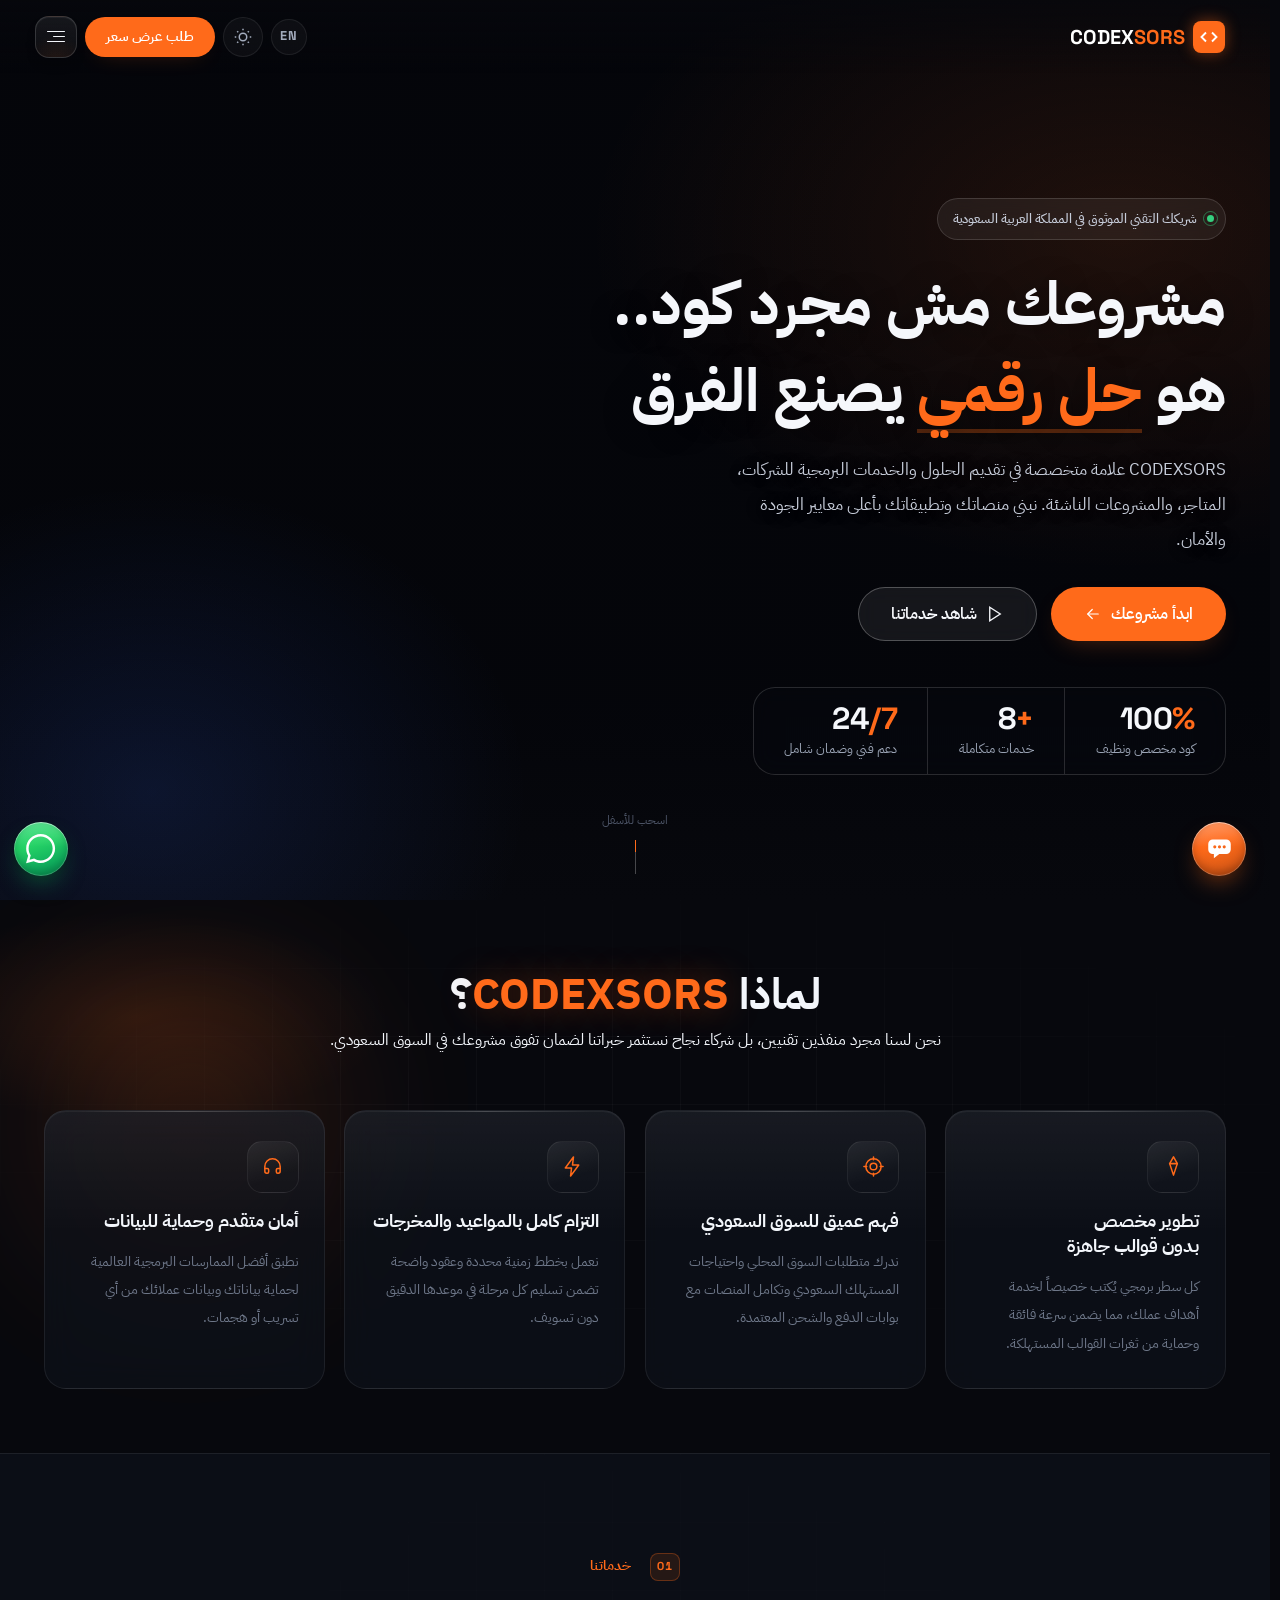
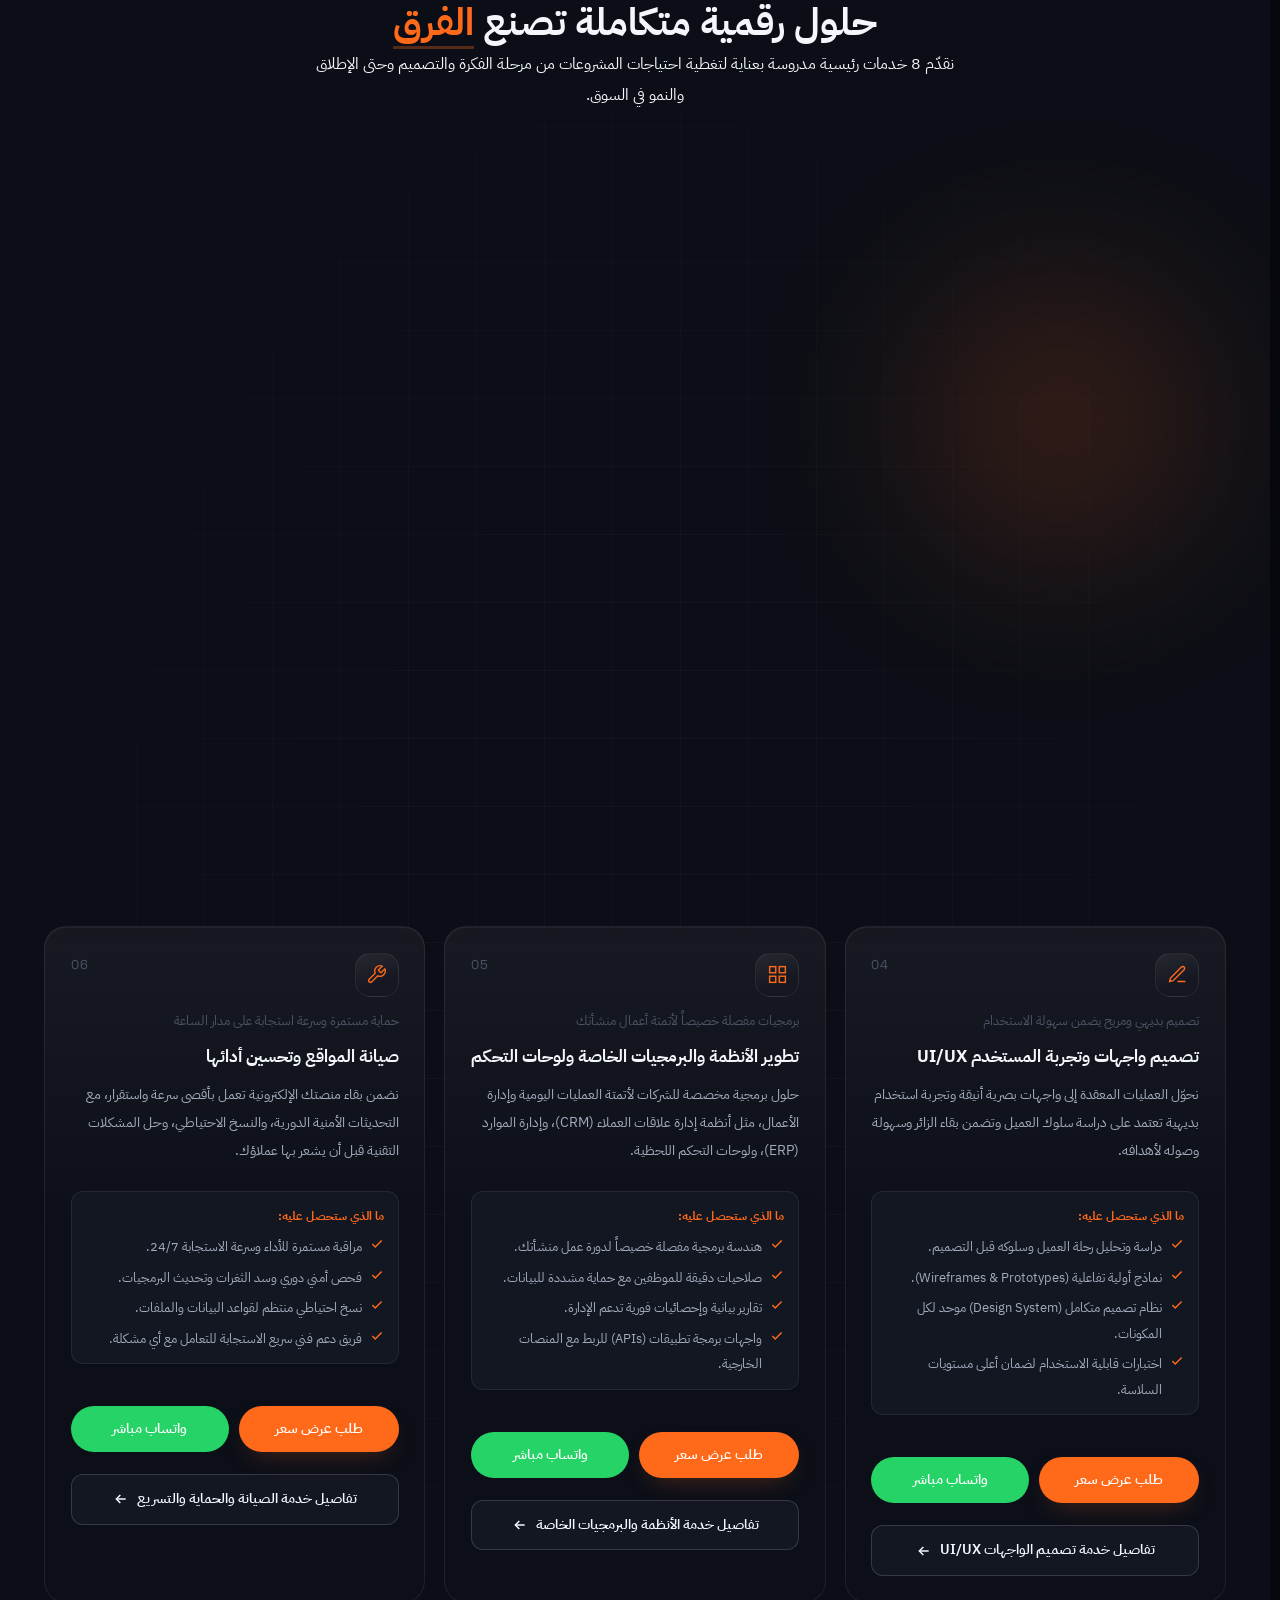
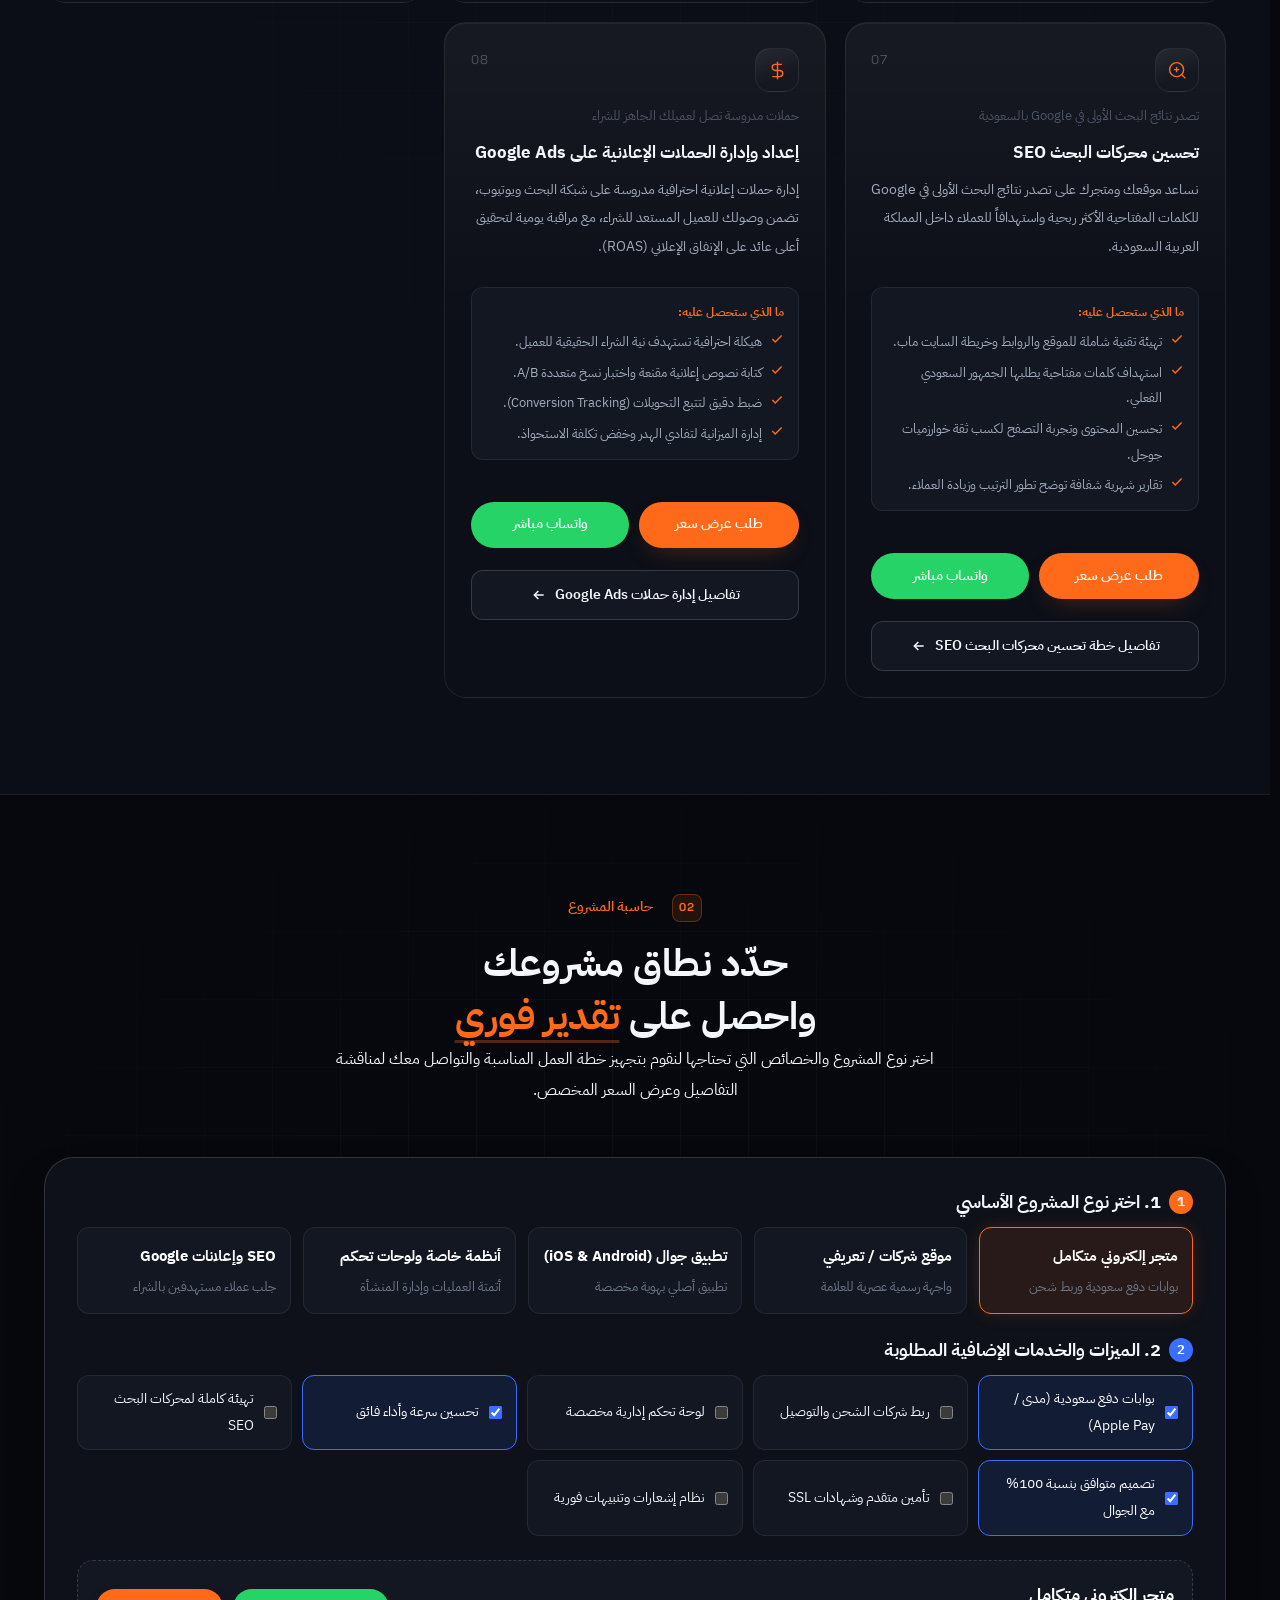
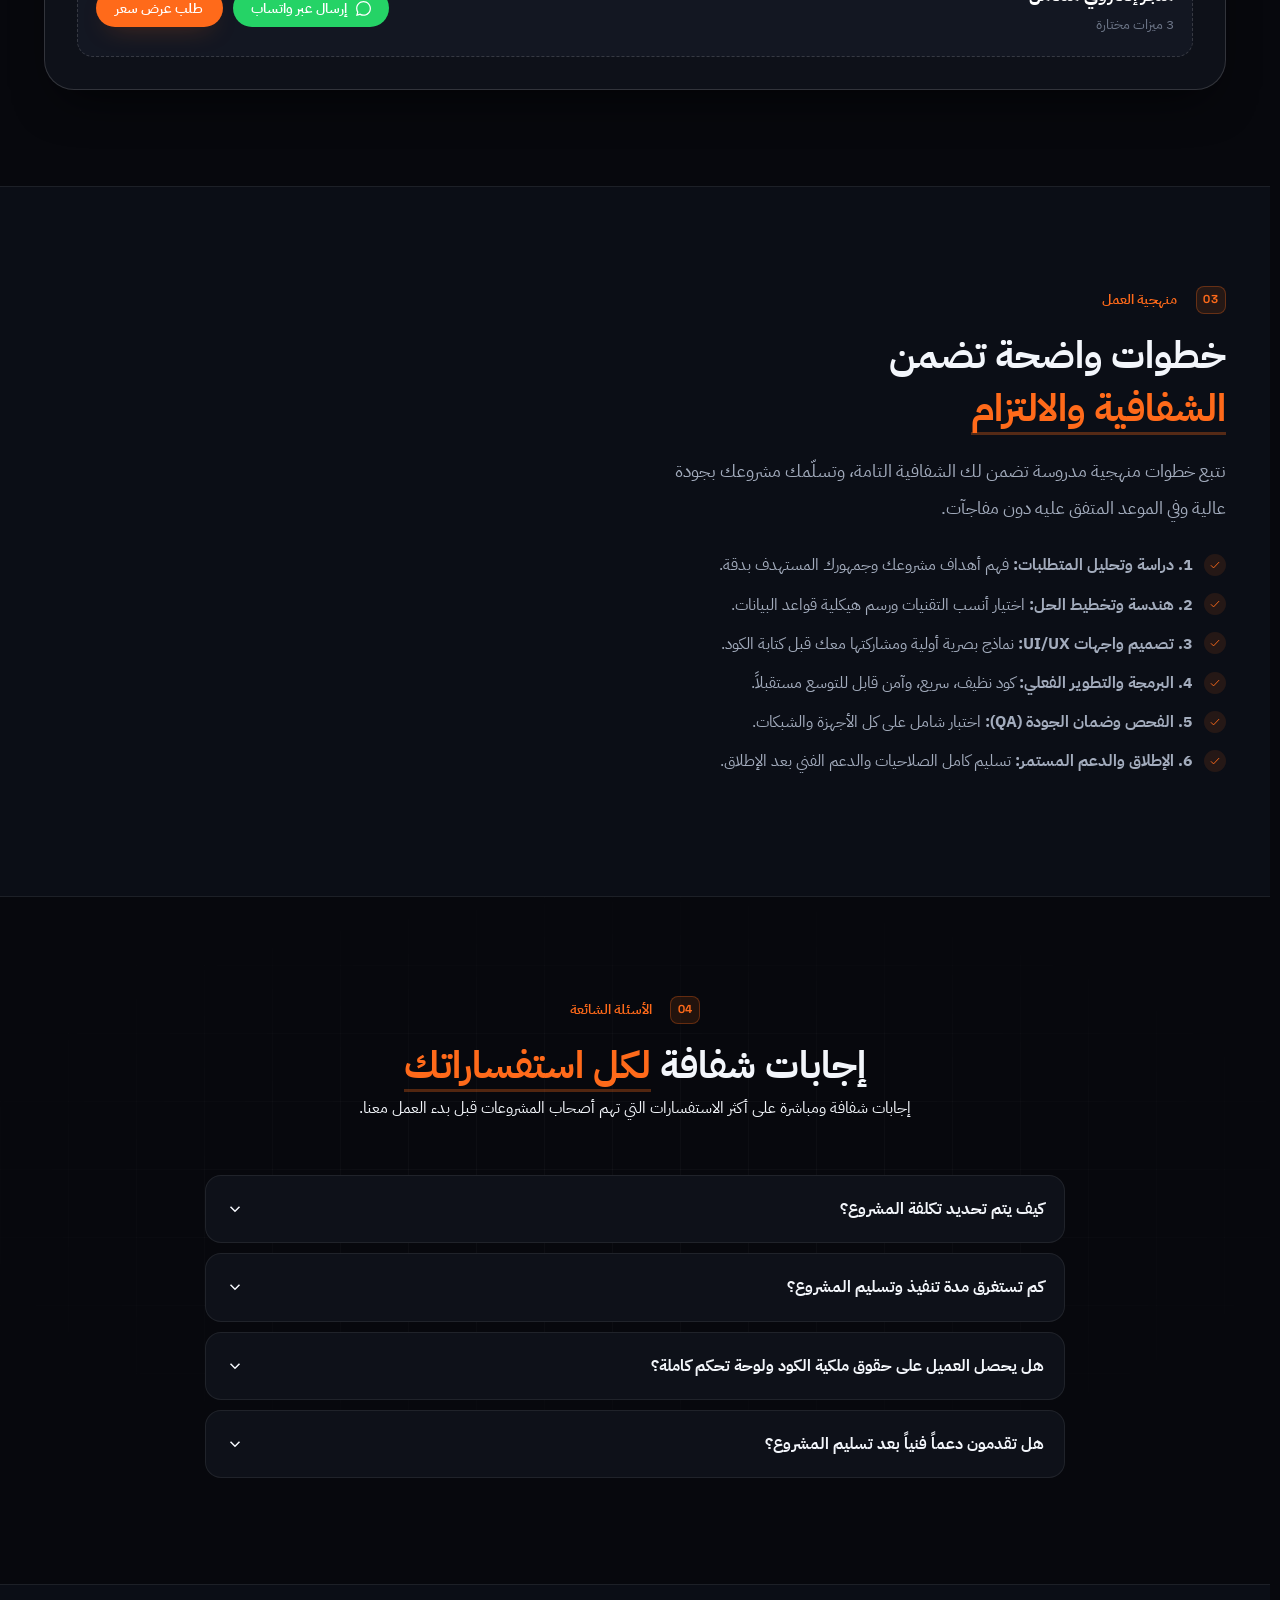
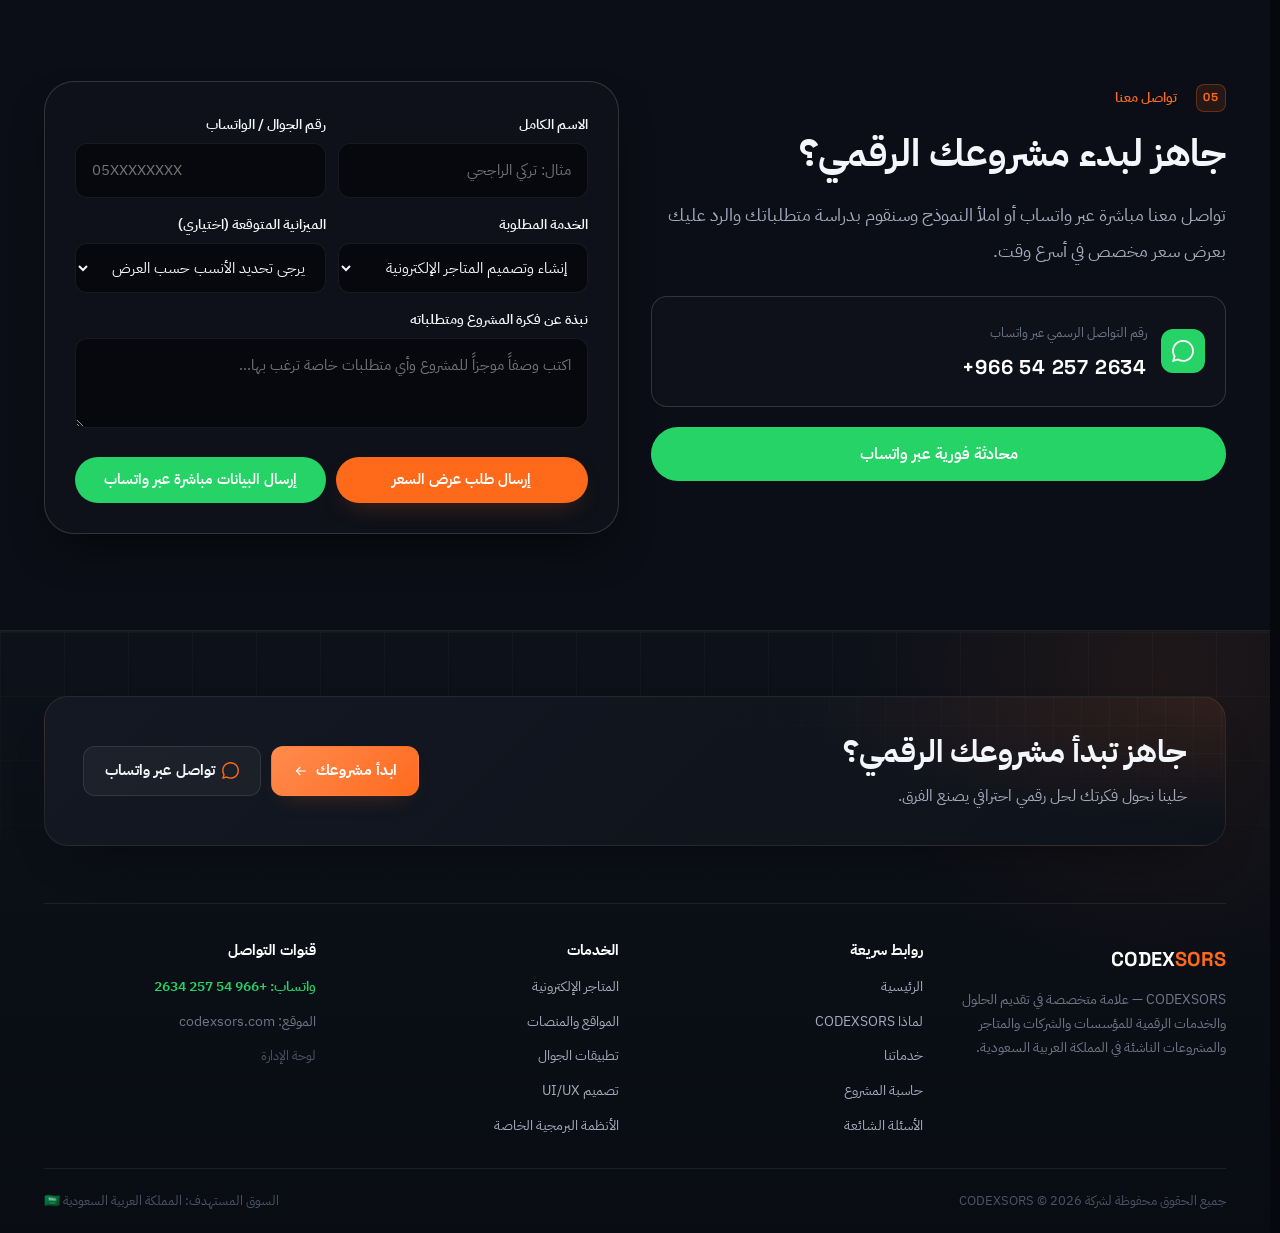
<file: index.html>
<!DOCTYPE html>
<html lang="ar" dir="rtl" data-theme="dark">
<head>
  <meta charset="utf-8">
  <meta name="viewport" content="width=device-width, initial-scale=1, viewport-fit=cover">
  <meta name="theme-color" content="#07080D">
  <meta name="color-scheme" content="dark light">

  <title>CODEXSORS | Build Your Digital Future — نحوّل أفكارك إلى حلول رقمية تصنع الفرق</title>
  <meta name="description" content="CODEXSORS علامة متخصصة في تقديم الحلول والخدمات الرقمية في المملكة العربية السعودية: تصميم وتطوير المواقع والمتاجر الإلكترونية، تطبيقات الجوال، والأنظمة الخاصة.">
  <meta name="keywords" content="CODEXSORS, كودكس سورس, تصميم مواقع في السعودية, إنشاء متجر إلكتروني, برمجة تطبيقات الرياض, تصميم واجهات UI UX, تطوير برمجيات خاصة, سيو السعودية">
  <meta name="author" content="CODEXSORS">
  <meta name="robots" content="index, follow">

  <link rel="canonical" href="https://www.codexsors.com/">
  <link rel="icon" type="image/svg+xml" href="favicon.svg">
  <link rel="alternate icon" href="favicon.ico">
  <link rel="apple-touch-icon" href="apple-touch-icon.png">
  <meta property="og:type" content="website">
  <meta property="og:site_name" content="CODEXSORS">
  <meta property="og:title" content="CODEXSORS | Build Your Digital Future">
  <meta property="og:description" content="نحوّل أفكارك إلى حلول رقمية تصنع الفرق. حلول رقمية وبرمجية متكاملة للشركات ورواد الأعمال والمتاجر في المملكة العربية السعودية.">

  <!-- Google Fonts: IBM Plex Sans Arabic + Space Grotesk -->
  <link rel="preconnect" href="https://fonts.googleapis.com">
  <link rel="preconnect" href="https://fonts.gstatic.com" crossorigin>
  <link href="https://fonts.googleapis.com/css2?family=IBM+Plex+Sans+Arabic:wght@400;500;600;700;800&family=Space+Grotesk:wght@500;600;700;800&display=swap" rel="stylesheet">

  <!-- Site Snap Official Master Stylesheet & Addons -->
  <link rel="stylesheet" href="assets/css/site.css">
  <link rel="stylesheet" href="assets/css/service-details.css">
  <link rel="stylesheet" href="assets/css/codexsors-addons.css">

  <script type="application/ld+json">
  {
    "@context": "https://schema.org",
    "@type": "ProfessionalService",
    "name": "CODEXSORS",
    "alternateName": "كودكس سورس",
    "url": "https://codexsors.com",
    "telephone": "+966542572634",
    "priceRange": "$$",
    "description": "حلول وخدمات رقمية متكاملة لرواد الأعمال والشركات في المملكة العربية السعودية.",
    "areaServed": "Saudi Arabia",
    "slogan": "Build Your Digital Future"
  }
  </script>
</head>
<body class="page-home is-home">

  <!-- Top Navigation Header (Exact Site Snap Proportions - Zero Overlap on Mobile) -->
  <header class="site-header" id="siteHeader">
    <div class="header-inner">
      
      <!-- Brand Logo (Right on RTL) -->
      <a class="brand" href="#hero" aria-label="CODEXSORS">
        <span class="brand-text-logo">
          <span class="brand-badge-icon">
            <svg width="18" height="18" viewBox="0 0 24 24" fill="none" stroke="currentColor" stroke-width="2.5"><polyline points="16 18 22 12 16 6"/><polyline points="8 6 2 12 8 18"/></svg>
          </span>
          <span>CODEX<span style="color: var(--primary);">SORS</span></span>
        </span>
      </a>

      <!-- Desktop Navigation Menu -->
      <nav class="nav" id="siteNav" aria-label="القائمة">
        <span class="nav-ind" aria-hidden="true"></span>
        <ul class="nav-list">
          <li><a class="nav-link is-active" href="#hero" data-i18n="nav_home">الرئيسية</a></li>
          <li><a class="nav-link" href="#whyus" data-i18n="nav_why">لماذا نحن</a></li>
          <li><a class="nav-link" href="#services" data-i18n="nav_services">خدماتنا</a></li>
          <li><a class="nav-link" href="#calculator" data-i18n="nav_calc">حاسبة المشروع</a></li>
          <li><a class="nav-link" href="#process" data-i18n="nav_process">خطوات العمل</a></li>
          <li><a class="nav-link" href="#faq" data-i18n="nav_faq">الأسئلة الشائعة</a></li>
          <li><a class="nav-link" href="#contact" data-i18n="nav_contact">تواصل معنا</a></li>
        </ul>
      </nav>

      <!-- Header Controls (Left on RTL) -->
      <div class="header-actions">
        <!-- Language Switcher (Compact 2-letter button) -->
        <button class="lang-pill-btn" id="langSwitcher" aria-label="Switch to English">EN</button>

        <!-- Theme Toggle Button matching Site Snap -->
        <button class="hdr-control theme-toggle" data-theme-toggle type="button" aria-label="تبديل السمة">
          <svg class="icon icon--sun" viewBox="0 0 24 24" fill="none" stroke="currentColor" stroke-width="2"><circle cx="12" cy="12" r="5"/><line x1="12" y1="1" x2="12" y2="3"/><line x1="12" y1="21" x2="12" y2="23"/><line x1="4.22" y1="4.22" x2="5.64" y2="5.64"/><line x1="18.36" y1="18.36" x2="19.78" y2="19.78"/><line x1="1" y1="12" x2="3" y2="12"/><line x1="21" y1="12" x2="23" y2="12"/><line x1="4.22" y1="19.78" x2="5.64" y2="18.36"/><line x1="18.36" y1="5.64" x2="19.78" y2="4.22"/></svg>
          <svg class="icon icon--moon" viewBox="0 0 24 24" fill="none" stroke="currentColor" stroke-width="2"><path d="M21 12.79A9 9 0 1 1 11.21 3 7 7 0 0 0 21 12.79z"/></svg>
        </button>

        <!-- Desktop Only CTA -->
        <a class="header-cta btn btn--primary open-quote-modal-btn" href="#contact" data-i18n="nav_cta">
          طلب عرض سعر
        </a>

        <!-- Hamburger Menu Button (Site Snap .burger) -->
        <button class="burger" id="navToggle" type="button" aria-label="القائمة" aria-expanded="false">
          <span class="burger-lines"><i></i><i></i><i></i></span>
        </button>
      </div>

    </div>
  </header>

  <!-- Mobile Scrim Overlay -->
  <div class="nav-scrim" id="navScrim" hidden></div>

  <!-- Mobile Drawer (Exact Site Snap md-drawer) -->
  <nav class="md-drawer" id="mobileNav" aria-hidden="true">
    <div class="md-head">
      <a class="md-brand" href="#hero" aria-label="CODEXSORS">
        <span class="brand-text-logo" style="font-size:1.1rem">
          <span class="brand-badge-icon" style="width:28px;height:28px;border-radius:7px">
            <svg width="14" height="14" viewBox="0 0 24 24" fill="none" stroke="currentColor" stroke-width="2.5"><polyline points="16 18 22 12 16 6"/><polyline points="8 6 2 12 8 18"/></svg>
          </span>
          <span>CODEX<span style="color:var(--primary)">SORS</span></span>
        </span>
      </a>
      <button class="md-close" id="navClose" type="button" aria-label="إغلاق">
        <svg class="icon" width="18" height="18" viewBox="0 0 24 24" fill="none" stroke="currentColor" stroke-width="2"><line x1="18" y1="6" x2="6" y2="18"/><line x1="6" y1="6" x2="18" y2="18"/></svg>
      </button>
    </div>

    <div class="md-body">
      <ul class="md-list">
        <li class="md-group" style="--i:0">
          <a class="md-item is-active" href="#hero">
            <span class="md-ico"><svg class="icon" viewBox="0 0 24 24" fill="none" stroke="currentColor" stroke-width="1.8"><path d="M4 10.4 12 4l8 6.4V19a1.5 1.5 0 0 1-1.5 1.5h-13A1.5 1.5 0 0 1 4 19Z"/><path d="M9.5 20.5V14.5h5v6"/></svg></span>
            <span class="md-label">الرئيسية</span>
          </a>
        </li>
        <li class="md-group" style="--i:1">
          <a class="md-item" href="#whyus">
            <span class="md-ico"><svg class="icon" viewBox="0 0 24 24" fill="none" stroke="currentColor" stroke-width="1.8"><path d="m12 2 4 7-4 12-4-12Z"/><path d="M8 9h8"/></svg></span>
            <span class="md-label">لماذا نحن</span>
          </a>
        </li>
        <li class="md-group" style="--i:2">
          <a class="md-item" href="#services">
            <span class="md-ico"><svg class="icon" viewBox="0 0 24 24" fill="none" stroke="currentColor" stroke-width="1.8"><path d="m12 3 9 5-9 5-9-5Z"/><path d="m3 13 9 5 9-5"/></svg></span>
            <span class="md-label">خدماتنا</span>
          </a>
        </li>
        <li class="md-group" style="--i:3">
          <a class="md-item" href="#calculator">
            <span class="md-ico"><svg class="icon" viewBox="0 0 24 24" fill="none" stroke="currentColor" stroke-width="1.8"><rect x="3" y="7" width="18" height="13" rx="2"/><path d="M9 7V5.5A1.5 1.5 0 0 1 10.5 4h3A1.5 1.5 0 0 1 15 5.5V7"/><path d="M3 12h18"/></svg></span>
            <span class="md-label">حاسبة المشروع</span>
          </a>
        </li>
        <li class="md-group" style="--i:4">
          <a class="md-item" href="#process">
            <span class="md-ico"><svg class="icon" viewBox="0 0 24 24" fill="none" stroke="currentColor" stroke-width="1.8"><path d="m5 12.5 4.5 4.5L19 7"/></svg></span>
            <span class="md-label">خطوات العمل</span>
          </a>
        </li>
        <li class="md-group" style="--i:5">
          <a class="md-item" href="#faq">
            <span class="md-ico"><svg class="icon" viewBox="0 0 24 24" fill="none" stroke="currentColor" stroke-width="1.8"><circle cx="12" cy="12" r="10"/><path d="M9.09 9a3 3 0 0 1 5.83 1c0 2-3 3-3 3"/><circle cx="12" cy="17" r=".5"/></svg></span>
            <span class="md-label">الأسئلة الشائعة</span>
          </a>
        </li>
        <li class="md-group" style="--i:6">
          <a class="md-item" href="#contact">
            <span class="md-ico"><svg class="icon" viewBox="0 0 24 24" fill="none" stroke="currentColor" stroke-width="1.8"><rect x="2.5" y="4.5" width="19" height="15" rx="2.5"/><path d="m3.5 7 8.5 6 8.5-6"/></svg></span>
            <span class="md-label">تواصل معنا</span>
          </a>
        </li>
      </ul>
    </div>

    <div class="md-foot" style="--i:7">
      <div class="md-controls">
        <div class="md-seg md-seg--lang">
          <a lang="ar" href="#" aria-current="page">العربية</a>
          <a lang="en" href="#">EN</a>
        </div>
      </div>
      <a class="md-cta open-quote-modal-btn" href="#contact">
        طلب عرض سعر
        <svg class="icon" width="16" height="16" viewBox="0 0 24 24" fill="none" stroke="currentColor" stroke-width="1.6"><path d="M19 12H5"/><path d="m11 6-6 6 6 6"/></svg>
      </a>
    </div>
  </nav>

  <!-- Hero Section (Exact Site Snap Cinematic Hero) -->
  <section class="hero hero--media hero--cinematic" id="hero">
    <div class="hero-bg" aria-hidden="true">
      <span class="beam beam--primary"></span>
      <span class="beam beam--secondary"></span>
      <span class="mesh"></span>
    </div>

    <div class="hero-overlay" aria-hidden="true"></div>
    <span class="hero-grade" aria-hidden="true"></span>

    <div class="container hero-inner">
      <div class="hero-layout">
        <div class="hero-content">
          <!-- Compact Single-line Badge matching Site Snap -->
          <p class="hero-badge"><i class="pulse"></i><span data-i18n="hero_badge">نستقبل مشاريع جديدة في السعودية</span></p>

          <h1 class="hero-title">
            <span class="line">مشروعك مش مجرد كود..</span>
            <span class="line">هو <span class="hl">حل رقمي</span> يصنع الفرق</span>
          </h1>

          <p class="hero-lead" data-i18n="hero_subtitle">
            نصمم ونطوّر مواقع ومتاجر وتطبيقات وأنظمة سريعة، متجاوبة، ومهيأة لمحركات البحث — بهوية تعكس علامتك، وبأعلى معايير الأمان والسرعة في السوق السعودي.
          </p>

          <div class="hero-actions">
            <button class="btn btn--primary btn--lg open-quote-modal-btn">
              <span data-i18n="hero_btn_quote">ابدأ مشروعك</span>
              <svg class="icon icon--arrow" width="18" height="18" viewBox="0 0 24 24" fill="none" stroke="currentColor" stroke-width="1.6" stroke-linecap="round" stroke-linejoin="round" aria-hidden="true"><path d="M5 12h14"/><path d="m13 6 6 6-6 6"/></svg>
            </button>

            <a class="btn btn--ghost btn--lg" href="#services">
              <svg class="icon" width="18" height="18" viewBox="0 0 24 24" fill="none" stroke="currentColor" stroke-width="1.8"><polygon points="5 3 19 12 5 21 5 3"/></svg>
              <span data-i18n="hero_btn_explore">شاهد خدماتنا</span>
            </a>
          </div>

          <!-- Hero Facts (Exact Site Snap .hero-facts 3-column) -->
          <div class="hero-facts">
            <div class="hero-fact">
              <span class="v" dir="ltr">100<em>%</em></span>
              <span class="l" data-i18n="hl_clean_code">كود مخصص ونظيف</span>
            </div>
            <div class="hero-fact">
              <span class="v" dir="ltr">8<em>+</em></span>
              <span class="l">خدمات متكاملة</span>
            </div>
            <div class="hero-fact">
              <span class="v" dir="ltr">24<em>/7</em></span>
              <span class="l" data-i18n="hl_support">دعم واستشارات</span>
            </div>
          </div>
        </div>
      </div>
    </div>

    <span class="hero-cue" aria-hidden="true">اسحب للأسفل<i class="bar"></i></span>
  </section>

  <!-- Section 1: Why Us (Exact Site Snap Feature Grid) -->
  <section class="section section--tight texture-grid" id="whyus">
    <span class="glow glow--orange" style="inset-inline-end:0;top:6%;width:min(44vw,380px);aspect-ratio:1"></span>
    <div class="container">
      <div class="sec-head sec-head--center" data-reveal>
        <div class="sec-head-main">
          <h2 class="h-2">لماذا <span class="hl">CODEXSORS</span>؟</h2>
          <p class="sec-desc" data-i18n="why_desc">نحن لسنا مجرد منفذين تقنيين، بل شركاء نجاح نستثمر خبراتنا لضمان تفوق مشروعك في السوق السعودي.</p>
        </div>
      </div>

      <div class="feature-grid">
        <article class="feature-card" data-reveal data-reveal-group="0">
          <span class="feature-ico">
            <svg class="icon" width="22" height="22" viewBox="0 0 24 24" fill="none" stroke="currentColor" stroke-width="1.6" stroke-linecap="round" stroke-linejoin="round"><path d="m12 2 4 7-4 12-4-12Z"/><path d="M8 9h8"/></svg>
          </span>
          <h3 class="feature-title" data-i18n="w1_title">تطوير مخصص بدون قوالب جاهزة</h3>
          <p class="feature-text" data-i18n="w1_desc">كل سطر برمجي يُكتب خصيصاً لخدمة أهداف عملك، مما يضمن سرعة فائقة وحماية من ثغرات القوالب المستهلكة.</p>
        </article>

        <article class="feature-card" data-reveal data-reveal-group="1">
          <span class="feature-ico">
            <svg class="icon" width="22" height="22" viewBox="0 0 24 24" fill="none" stroke="currentColor" stroke-width="1.6" stroke-linecap="round" stroke-linejoin="round"><circle cx="12" cy="12" r="8"/><circle cx="12" cy="12" r="3.5"/><path d="M12 2v3M12 19v3M2 12h3M19 12h3"/></svg>
          </span>
          <h3 class="feature-title" data-i18n="w2_title">فهم عميق للسوق السعودي</h3>
          <p class="feature-text" data-i18n="w2_desc">ندرك متطلبات السوق المحلي واحتياجات المستهلك السعودي وتكامل المنصات مع بوابات الدفع والشحن المعتمدة.</p>
        </article>

        <article class="feature-card" data-reveal data-reveal-group="2">
          <span class="feature-ico">
            <svg class="icon" width="22" height="22" viewBox="0 0 24 24" fill="none" stroke="currentColor" stroke-width="1.6" stroke-linecap="round" stroke-linejoin="round"><path d="M13 2 4.5 13.5H11l-1 8.5 8.5-11.5H12Z"/></svg>
          </span>
          <h3 class="feature-title" data-i18n="w3_title">التزام كامل بالمواعيد والمخرجات</h3>
          <p class="feature-text" data-i18n="w3_desc">نعمل بخطط زمنية محددة وعقود واضحة تضمن تسليم كل مرحلة في موعدها الدقيق دون تسويف.</p>
        </article>

        <article class="feature-card" data-reveal data-reveal-group="3">
          <span class="feature-ico">
            <svg class="icon" width="22" height="22" viewBox="0 0 24 24" fill="none" stroke="currentColor" stroke-width="1.6" stroke-linecap="round" stroke-linejoin="round"><path d="M4 14v-2a8 8 0 0 1 16 0v2"/><path d="M4 14h2.5a1.5 1.5 0 0 1 1.5 1.5v2A1.5 1.5 0 0 1 6.5 19H6a2 2 0 0 1-2-2Z"/><path d="M20 14h-2.5a1.5 1.5 0 0 0-1.5 1.5v2a1.5 1.5 0 0 0 1.5 1.5h.5a2 2 0 0 0 2-2Z"/></svg>
          </span>
          <h3 class="feature-title" data-i18n="w4_title">أمان متقدم وحماية للبيانات</h3>
          <p class="feature-text" data-i18n="w4_desc">نطبق أفضل الممارسات البرمجية العالمية لحماية بياناتك وبيانات عملائك من أي تسريب أو هجمات.</p>
        </article>
      </div>
    </div>
  </section>

  <!-- Section 2: Services Grid (Exact Site Snap Services Grid with our 8 Core Services) -->
  <section class="section section--alt texture-grid" id="services">
    <span class="glow glow--orange" style="inset-inline-start:0;top:14%;width:min(48vw,420px);aspect-ratio:1"></span>
    <div class="container">
      <div class="sec-head sec-head--center" data-reveal>
        <div class="sec-head-main">
          <span class="eyebrow"><span class="sec-index">01</span>خدماتنا</span>
          <h2 class="h-2">حلول رقمية متكاملة تصنع <span class="hl">الفرق</span></h2>
          <p class="sec-desc" data-i18n="services_desc">نقدّم 8 خدمات رئيسية مدروسة بعناية لتغطية احتياجات المشروعات من مرحلة الفكرة والتصميم وحتى الإطلاق والنمو في السوق.</p>
        </div>
      </div>

      <div class="svc-grid">

        <!-- 01: E-Commerce -->
        <div class="svc-card" data-reveal data-reveal-group="0">
          <div class="svc-top">
            <span class="svc-icon">
              <svg class="icon" width="24" height="24" viewBox="0 0 24 24" fill="none" stroke="currentColor" stroke-width="1.6"><circle cx="9" cy="21" r="1"/><circle cx="20" cy="21" r="1"/><path d="M1 1h4l2.68 13.39a2 2 0 0 0 2 1.61h9.72a2 2 0 0 0 2-1.61L23 6H6"/></svg>
            </span>
            <span class="svc-no">01</span>
          </div>
          <span class="svc-tag">متجر يبيع لعملائك 24 ساعة دون توقف</span>
          <h3 data-i18n="s2_title">إنشاء وتصميم المتاجر الإلكترونية</h3>
          <p data-i18n="s2_desc">متجرك هو واجهتك البيعية. نبني متاجر سريعة ومصممة لزيادة معدل التحويل وسهولة الشراء مع تجربة مستخدم سلسة خالية من التعقيد.</p>
          
          <div class="svc-deliverables">
            <div class="svc-deliv-head">ما الذي ستحصل عليه:</div>
            <ul class="svc-deliv-items">
              <li><svg width="14" height="14" viewBox="0 0 24 24" fill="none" stroke="currentColor" stroke-width="2.5"><polyline points="20 6 9 17 4 12"/></svg><span>تكامل مع بوابات الدفع (مدى، Apple Pay، تمارا، تابي).</span></li>
              <li><svg width="14" height="14" viewBox="0 0 24 24" fill="none" stroke="currentColor" stroke-width="2.5"><polyline points="20 6 9 17 4 12"/></svg><span>ربط شركات الشحن وإدارة المخزون والتنبيهات.</span></li>
              <li><svg width="14" height="14" viewBox="0 0 24 24" fill="none" stroke="currentColor" stroke-width="2.5"><polyline points="20 6 9 17 4 12"/></svg><span>صفحات منتجات وسلة مهيأة لتقليل السلات المتروكة.</span></li>
              <li><svg width="14" height="14" viewBox="0 0 24 24" fill="none" stroke="currentColor" stroke-width="2.5"><polyline points="20 6 9 17 4 12"/></svg><span>لوحة تحكم تفصيلية لمتابعة المبيعات والطلبات.</span></li>
            </ul>
          </div>

          <div class="svc-actions-row">
            <button class="btn btn--primary open-quote-modal-btn" data-service="إنشاء وتصميم المتاجر الإلكترونية">طلب عرض سعر</button>
            <button class="btn btn--wa" onclick="openWhatsAppForService('إنشاء وتصميم المتاجر الإلكترونية')">واتساب مباشر</button>
          </div>
          <a class="btn--details" href="services/ecommerce.html">
            <span>تفاصيل خدمة المتاجر الإلكترونية</span>
            <svg class="icon" width="16" height="16" viewBox="0 0 24 24" fill="none" stroke="currentColor" stroke-width="2.2"><path d="M19 12H5"/><path d="m11 6-6 6 6 6"/></svg>
          </a>
        </div>

        <!-- 02: Websites -->
        <div class="svc-card" data-reveal data-reveal-group="1">
          <div class="svc-top">
            <span class="svc-icon">
              <svg class="icon" width="24" height="24" viewBox="0 0 24 24" fill="none" stroke="currentColor" stroke-width="1.6"><rect x="2" y="3" width="20" height="14" rx="2" ry="2"/><line x1="8" y1="21" x2="16" y2="21"/><line x1="12" y1="17" x2="12" y2="21"/></svg>
            </span>
            <span class="svc-no">02</span>
          </div>
          <span class="svc-tag">حضور رقمي يترك انطباعاً أولياً قوياً</span>
          <h3 data-i18n="s1_title">تصميم وتطوير المواقع الإلكترونية</h3>
          <p data-i18n="s1_desc">بناء مواقع تعريفية ومواقع شركات تعكس هوية علامتك التجارية، سريعة التصفح، ومتوافقة بنسبة 100% مع جميع الأجهزة ومحركات البحث.</p>
          
          <div class="svc-deliverables">
            <div class="svc-deliv-head">ما الذي ستحصل عليه:</div>
            <ul class="svc-deliv-items">
              <li><svg width="14" height="14" viewBox="0 0 24 24" fill="none" stroke="currentColor" stroke-width="2.5"><polyline points="20 6 9 17 4 12"/></svg><span>تصميم واجهات عصري يعبر عن هوية الشركة وقيمها.</span></li>
              <li><svg width="14" height="14" viewBox="0 0 24 24" fill="none" stroke="currentColor" stroke-width="2.5"><polyline points="20 6 9 17 4 12"/></svg><span>سرعة فائقة وتوافق كامل مع شاشات الجوال.</span></li>
              <li><svg width="14" height="14" viewBox="0 0 24 24" fill="none" stroke="currentColor" stroke-width="2.5"><polyline points="20 6 9 17 4 12"/></svg><span>لوحة تحكم ديناميكية وسهلة لإدارة المحتوى.</span></li>
              <li><svg width="14" height="14" viewBox="0 0 24 24" fill="none" stroke="currentColor" stroke-width="2.5"><polyline points="20 6 9 17 4 12"/></svg><span>تأمين شامل وحماية بشهادات SSL وممارسات حديثة.</span></li>
            </ul>
          </div>

          <div class="svc-actions-row">
            <button class="btn btn--primary open-quote-modal-btn" data-service="تصميم وتطوير المواقع الإلكترونية">طلب عرض سعر</button>
            <button class="btn btn--wa" onclick="openWhatsAppForService('تصميم وتطوير المواقع الإلكترونية')">واتساب مباشر</button>
          </div>
          <a class="btn--details" href="services/web-design.html">
            <span>تفاصيل خدمة تصميم المواقع</span>
            <svg class="icon" width="16" height="16" viewBox="0 0 24 24" fill="none" stroke="currentColor" stroke-width="2.2"><path d="M19 12H5"/><path d="m11 6-6 6 6 6"/></svg>
          </a>
        </div>

        <!-- 03: Mobile Apps -->
        <div class="svc-card" data-reveal data-reveal-group="2">
          <div class="svc-top">
            <span class="svc-icon">
              <svg class="icon" width="24" height="24" viewBox="0 0 24 24" fill="none" stroke="currentColor" stroke-width="1.6"><rect x="6" y="2" width="12" height="20" rx="3"/><path d="M11 18.5h2"/></svg>
            </span>
            <span class="svc-no">03</span>
          </div>
          <span class="svc-tag">تطبيق جوال يضع خدمتك في يد عميلك أينما كان</span>
          <h3 data-i18n="s3_title">تطوير تطبيقات Android و iOS</h3>
          <p data-i18n="s3_desc">تطوير تطبيقات جوال فائقة الأداء، تقدم تجربة مستخدم متميزة، وتعمل باستقرار تام على منصتي Google Play و Apple App Store.</p>
          
          <div class="svc-deliverables">
            <div class="svc-deliv-head">ما الذي ستحصل عليه:</div>
            <ul class="svc-deliv-items">
              <li><svg width="14" height="14" viewBox="0 0 24 24" fill="none" stroke="currentColor" stroke-width="2.5"><polyline points="20 6 9 17 4 12"/></svg><span>بنية برمجية قوية وقابلة للتوسع لآلاف المستخدمين.</span></li>
              <li><svg width="14" height="14" viewBox="0 0 24 24" fill="none" stroke="currentColor" stroke-width="2.5"><polyline points="20 6 9 17 4 12"/></svg><span>تصميم شاشات تفاعلية تناسب سلوك المستهلك السعودي.</span></li>
              <li><svg width="14" height="14" viewBox="0 0 24 24" fill="none" stroke="currentColor" stroke-width="2.5"><polyline points="20 6 9 17 4 12"/></svg><span>نظام إشعارات ذكية وربط بوابات الدفع والخرائط.</span></li>
              <li><svg width="14" height="14" viewBox="0 0 24 24" fill="none" stroke="currentColor" stroke-width="2.5"><polyline points="20 6 9 17 4 12"/></svg><span>إشراف كامل على رفع وقبول التطبيق في المتاجر.</span></li>
            </ul>
          </div>

          <div class="svc-actions-row">
            <button class="btn btn--primary open-quote-modal-btn" data-service="تطوير تطبيقات Android و iOS">طلب عرض سعر</button>
            <button class="btn btn--wa" onclick="openWhatsAppForService('تطوير تطبيقات Android و iOS')">واتساب مباشر</button>
          </div>
          <a class="btn--details" href="services/mobile-apps.html">
            <span>تفاصيل خدمة تطوير التطبيقات</span>
            <svg class="icon" width="16" height="16" viewBox="0 0 24 24" fill="none" stroke="currentColor" stroke-width="2.2"><path d="M19 12H5"/><path d="m11 6-6 6 6 6"/></svg>
          </a>
        </div>

        <!-- 04: UI/UX -->
        <div class="svc-card" data-reveal data-reveal-group="3">
          <div class="svc-top">
            <span class="svc-icon">
              <svg class="icon" width="24" height="24" viewBox="0 0 24 24" fill="none" stroke="currentColor" stroke-width="1.6"><path d="M12 20h9"/><path d="M16.5 3.5a2.121 2.121 0 0 1 3 3L7 19l-4 1 1-4L16.5 3.5z"/></svg>
            </span>
            <span class="svc-no">04</span>
          </div>
          <span class="svc-tag">تصميم بديهي ومريح يضمن سهولة الاستخدام</span>
          <h3 data-i18n="s4_title">تصميم واجهات وتجربة المستخدم UI/UX</h3>
          <p data-i18n="s4_desc">نحوّل العمليات المعقدة إلى واجهات بصرية أنيقة وتجربة استخدام بديهية تعتمد على دراسة سلوك العميل وتضمن بقاء الزائر وسهولة وصوله لأهدافه.</p>
          
          <div class="svc-deliverables">
            <div class="svc-deliv-head">ما الذي ستحصل عليه:</div>
            <ul class="svc-deliv-items">
              <li><svg width="14" height="14" viewBox="0 0 24 24" fill="none" stroke="currentColor" stroke-width="2.5"><polyline points="20 6 9 17 4 12"/></svg><span>دراسة وتحليل رحلة العميل وسلوكه قبل التصميم.</span></li>
              <li><svg width="14" height="14" viewBox="0 0 24 24" fill="none" stroke="currentColor" stroke-width="2.5"><polyline points="20 6 9 17 4 12"/></svg><span>نماذج أولية تفاعلية (Wireframes & Prototypes).</span></li>
              <li><svg width="14" height="14" viewBox="0 0 24 24" fill="none" stroke="currentColor" stroke-width="2.5"><polyline points="20 6 9 17 4 12"/></svg><span>نظام تصميم متكامل (Design System) موحد لكل المكونات.</span></li>
              <li><svg width="14" height="14" viewBox="0 0 24 24" fill="none" stroke="currentColor" stroke-width="2.5"><polyline points="20 6 9 17 4 12"/></svg><span>اختبارات قابلية الاستخدام لضمان أعلى مستويات السلاسة.</span></li>
            </ul>
          </div>

          <div class="svc-actions-row">
            <button class="btn btn--primary open-quote-modal-btn" data-service="تصميم واجهات وتجربة المستخدم UI/UX">طلب عرض سعر</button>
            <button class="btn btn--wa" onclick="openWhatsAppForService('تصميم واجهات وتجربة المستخدم UI/UX')">واتساب مباشر</button>
          </div>
          <a class="btn--details" href="services/ui-ux.html">
            <span>تفاصيل خدمة تصميم الواجهات UI/UX</span>
            <svg class="icon" width="16" height="16" viewBox="0 0 24 24" fill="none" stroke="currentColor" stroke-width="2.2"><path d="M19 12H5"/><path d="m11 6-6 6 6 6"/></svg>
          </a>
        </div>

        <!-- 05: Custom Software -->
        <div class="svc-card" data-reveal data-reveal-group="4">
          <div class="svc-top">
            <span class="svc-icon">
              <svg class="icon" width="24" height="24" viewBox="0 0 24 24" fill="none" stroke="currentColor" stroke-width="1.6"><rect x="3" y="3" width="7" height="7"/><rect x="14" y="3" width="7" height="7"/><rect x="14" y="14" width="7" height="7"/><rect x="3" y="14" width="7" height="7"/></svg>
            </span>
            <span class="svc-no">05</span>
          </div>
          <span class="svc-tag">برمجيات مفصلة خصيصاً لأتمتة أعمال منشأتك</span>
          <h3 data-i18n="s5_title">تطوير الأنظمة والبرمجيات الخاصة ولوحات التحكم</h3>
          <p data-i18n="s5_desc">حلول برمجية مخصصة للشركات لأتمتة العمليات اليومية وإدارة الأعمال، مثل أنظمة CRM و ERP ولوحات التحكم اللحظية لاتخاذ القرارات.</p>
          
          <div class="svc-deliverables">
            <div class="svc-deliv-head">ما الذي ستحصل عليه:</div>
            <ul class="svc-deliv-items">
              <li><svg width="14" height="14" viewBox="0 0 24 24" fill="none" stroke="currentColor" stroke-width="2.5"><polyline points="20 6 9 17 4 12"/></svg><span>هندسة برمجية مفصلة خصيصاً لدورة عمل منشأتك.</span></li>
              <li><svg width="14" height="14" viewBox="0 0 24 24" fill="none" stroke="currentColor" stroke-width="2.5"><polyline points="20 6 9 17 4 12"/></svg><span>صلاحيات دقيقة للموظفين مع حماية مشددة للبيانات.</span></li>
              <li><svg width="14" height="14" viewBox="0 0 24 24" fill="none" stroke="currentColor" stroke-width="2.5"><polyline points="20 6 9 17 4 12"/></svg><span>تقارير بيانية وإحصائيات فورية تدعم الإدارة.</span></li>
              <li><svg width="14" height="14" viewBox="0 0 24 24" fill="none" stroke="currentColor" stroke-width="2.5"><polyline points="20 6 9 17 4 12"/></svg><span>واجهات برمجة تطبيقات (APIs) للربط مع المنصات الخارجية.</span></li>
            </ul>
          </div>

          <div class="svc-actions-row">
            <button class="btn btn--primary open-quote-modal-btn" data-service="تطوير الأنظمة والبرمجيات الخاصة">طلب عرض سعر</button>
            <button class="btn btn--wa" onclick="openWhatsAppForService('تطوير الأنظمة والبرمجيات الخاصة')">واتساب مباشر</button>
          </div>
          <a class="btn--details" href="services/custom-software.html">
            <span>تفاصيل خدمة الأنظمة والبرمجيات الخاصة</span>
            <svg class="icon" width="16" height="16" viewBox="0 0 24 24" fill="none" stroke="currentColor" stroke-width="2.2"><path d="M19 12H5"/><path d="m11 6-6 6 6 6"/></svg>
          </a>
        </div>

        <!-- 06: Maintenance -->
        <div class="svc-card" data-reveal data-reveal-group="5">
          <div class="svc-top">
            <span class="svc-icon">
              <svg class="icon" width="24" height="24" viewBox="0 0 24 24" fill="none" stroke="currentColor" stroke-width="1.6"><path d="M14.7 6.3a1 1 0 0 0 0 1.4l1.6 1.6a1 1 0 0 0 1.4 0l3.77-3.77a6 6 0 0 1-7.94 7.94l-6.91 6.91a2.12 2.12 0 0 1-3-3l6.91-6.91a6 6 0 0 1 7.94-7.94l-3.76 3.76z"/></svg>
            </span>
            <span class="svc-no">06</span>
          </div>
          <span class="svc-tag">حماية مستمرة وسرعة استجابة على مدار الساعة</span>
          <h3 data-i18n="s6_title">صيانة المواقع وتحسين أدائها</h3>
          <p data-i18n="s6_desc">نضمن بقاء منصتك الإلكترونية تعمل بأقصى سرعة واستقرار، مع التحديثات الأمنية الدورية، والنسخ الاحتياطي، وحل أي طوارئ تقنية فوراً.</p>
          
          <div class="svc-deliverables">
            <div class="svc-deliv-head">ما الذي ستحصل عليه:</div>
            <ul class="svc-deliv-items">
              <li><svg width="14" height="14" viewBox="0 0 24 24" fill="none" stroke="currentColor" stroke-width="2.5"><polyline points="20 6 9 17 4 12"/></svg><span>مراقبة مستمرة للأداء وسرعة الاستجابة 24/7.</span></li>
              <li><svg width="14" height="14" viewBox="0 0 24 24" fill="none" stroke="currentColor" stroke-width="2.5"><polyline points="20 6 9 17 4 12"/></svg><span>فحص أمني دوري وسد الثغرات وتحديث البرمجيات.</span></li>
              <li><svg width="14" height="14" viewBox="0 0 24 24" fill="none" stroke="currentColor" stroke-width="2.5"><polyline points="20 6 9 17 4 12"/></svg><span>نسخ احتياطي منتظم لقواعد البيانات والملفات.</span></li>
              <li><svg width="14" height="14" viewBox="0 0 24 24" fill="none" stroke="currentColor" stroke-width="2.5"><polyline points="20 6 9 17 4 12"/></svg><span>فريق دعم فني سريع الاستجابة للتعامل مع أي مشكلة.</span></li>
            </ul>
          </div>

          <div class="svc-actions-row">
            <button class="btn btn--primary open-quote-modal-btn" data-service="صيانة المواقع وتحسين أدائها">طلب عرض سعر</button>
            <button class="btn btn--wa" onclick="openWhatsAppForService('صيانة المواقع وتحسين أدائها')">واتساب مباشر</button>
          </div>
          <a class="btn--details" href="services/maintenance.html">
            <span>تفاصيل خدمة الصيانة والحماية والتسريع</span>
            <svg class="icon" width="16" height="16" viewBox="0 0 24 24" fill="none" stroke="currentColor" stroke-width="2.2"><path d="M19 12H5"/><path d="m11 6-6 6 6 6"/></svg>
          </a>
        </div>

        <!-- 07: SEO -->
        <div class="svc-card" data-reveal data-reveal-group="6">
          <div class="svc-top">
            <span class="svc-icon">
              <svg class="icon" width="24" height="24" viewBox="0 0 24 24" fill="none" stroke="currentColor" stroke-width="1.6"><circle cx="11" cy="11" r="8"/><line x1="21" y1="21" x2="16.65" y2="16.65"/><line x1="11" y1="8" x2="11" y2="14"/><line x1="8" y1="11" x2="14" y2="11"/></svg>
            </span>
            <span class="svc-no">07</span>
          </div>
          <span class="svc-tag">تصدر نتائج البحث الأولى في Google بالسعودية</span>
          <h3 data-i18n="s7_title">تحسين محركات البحث SEO</h3>
          <p data-i18n="s7_desc">نساعد موقعك ومتجرك على تصدر نتائج البحث الأولى في Google للكلمات المفتاحية الأكثر ربحية واستهدافاً للعملاء داخل المملكة العربية السعودية.</p>
          
          <div class="svc-deliverables">
            <div class="svc-deliv-head">ما الذي ستحصل عليه:</div>
            <ul class="svc-deliv-items">
              <li><svg width="14" height="14" viewBox="0 0 24 24" fill="none" stroke="currentColor" stroke-width="2.5"><polyline points="20 6 9 17 4 12"/></svg><span>تهيئة تقنية شاملة للموقع والروابط وخريطة السايت ماب.</span></li>
              <li><svg width="14" height="14" viewBox="0 0 24 24" fill="none" stroke="currentColor" stroke-width="2.5"><polyline points="20 6 9 17 4 12"/></svg><span>استهداف كلمات مفتاحية يطلبها الجمهور السعودي الفعلي.</span></li>
              <li><svg width="14" height="14" viewBox="0 0 24 24" fill="none" stroke="currentColor" stroke-width="2.5"><polyline points="20 6 9 17 4 12"/></svg><span>تحسين المحتوى وتجربة التصفح لكسب ثقة خوارزميات جوجل.</span></li>
              <li><svg width="14" height="14" viewBox="0 0 24 24" fill="none" stroke="currentColor" stroke-width="2.5"><polyline points="20 6 9 17 4 12"/></svg><span>تقارير شهرية شفافة توضح تطور الترتيب وزيادة العملاء.</span></li>
            </ul>
          </div>

          <div class="svc-actions-row">
            <button class="btn btn--primary open-quote-modal-btn" data-service="تحسين محركات البحث SEO">طلب عرض سعر</button>
            <button class="btn btn--wa" onclick="openWhatsAppForService('تحسين محركات البحث SEO')">واتساب مباشر</button>
          </div>
          <a class="btn--details" href="services/seo.html">
            <span>تفاصيل خطة تحسين محركات البحث SEO</span>
            <svg class="icon" width="16" height="16" viewBox="0 0 24 24" fill="none" stroke="currentColor" stroke-width="2.2"><path d="M19 12H5"/><path d="m11 6-6 6 6 6"/></svg>
          </a>
        </div>

        <!-- 08: Google Ads -->
        <div class="svc-card" data-reveal data-reveal-group="7">
          <div class="svc-top">
            <span class="svc-icon">
              <svg class="icon" width="24" height="24" viewBox="0 0 24 24" fill="none" stroke="currentColor" stroke-width="1.6"><path d="M12 2v20"/><path d="M17 5H9.5a3.5 3.5 0 0 0 0 7h5a3.5 3.5 0 0 1 0 7H6"/></svg>
            </span>
            <span class="svc-no">08</span>
          </div>
          <span class="svc-tag">حملات مدروسة تصل لعميلك الجاهز للشراء</span>
          <h3 data-i18n="s8_title">إعداد وإدارة الحملات الإعلانية على Google Ads</h3>
          <p data-i18n="s8_desc">إدارة حملات إعلانية احترافية مدروسة على شبكة البحث ويوتيوب، تضمن وصولك للعميل المستعد للشراء مع مراقبة يومية لتعظيم العائد على الإنفاق (ROAS).</p>
          
          <div class="svc-deliverables">
            <div class="svc-deliv-head">ما الذي ستحصل عليه:</div>
            <ul class="svc-deliv-items">
              <li><svg width="14" height="14" viewBox="0 0 24 24" fill="none" stroke="currentColor" stroke-width="2.5"><polyline points="20 6 9 17 4 12"/></svg><span>هيكلة احترافية تستهدف نية الشراء الحقيقية للعميل.</span></li>
              <li><svg width="14" height="14" viewBox="0 0 24 24" fill="none" stroke="currentColor" stroke-width="2.5"><polyline points="20 6 9 17 4 12"/></svg><span>كتابة نصوص إعلانية مقنعة واختبار نسخ متعددة A/B.</span></li>
              <li><svg width="14" height="14" viewBox="0 0 24 24" fill="none" stroke="currentColor" stroke-width="2.5"><polyline points="20 6 9 17 4 12"/></svg><span>ضبط دقيق لتتبع التحويلات (Conversion Tracking).</span></li>
              <li><svg width="14" height="14" viewBox="0 0 24 24" fill="none" stroke="currentColor" stroke-width="2.5"><polyline points="20 6 9 17 4 12"/></svg><span>إدارة الميزانية لتفادي الهدر وخفض تكلفة الاستحواذ.</span></li>
            </ul>
          </div>

          <div class="svc-actions-row">
            <button class="btn btn--primary open-quote-modal-btn" data-service="إدارة الحملات الإعلانية على Google Ads">طلب عرض سعر</button>
            <button class="btn btn--wa" onclick="openWhatsAppForService('إدارة الحملات الإعلانية على Google Ads')">واتساب مباشر</button>
          </div>
          <a class="btn--details" href="services/google-ads.html">
            <span>تفاصيل إدارة حملات Google Ads</span>
            <svg class="icon" width="16" height="16" viewBox="0 0 24 24" fill="none" stroke="currentColor" stroke-width="2.2"><path d="M19 12H5"/><path d="m11 6-6 6 6 6"/></svg>
          </a>
        </div>

      </div>
    </div>
  </section>

  <!-- Section 3: Interactive Project Scope Calculator -->
  <section class="section texture-grid" id="calculator">
    <div class="container">
      <div class="sec-head sec-head--center" data-reveal>
        <div class="sec-head-main">
          <span class="eyebrow"><span class="sec-index">02</span>حاسبة المشروع</span>
          <h2 class="h-2">حدّد نطاق مشروعك واحصل على <span class="hl">تقدير فوري</span></h2>
          <p class="sec-desc" data-i18n="calc_desc">اختر نوع المشروع والخصائص التي تحتاجها لنقوم بتجهيز خطة العمل المناسبة والتواصل معك لمناقشة التفاصيل وعرض السعر المخصص.</p>
        </div>
      </div>

      <div class="calc-card-box" data-reveal>
        <div style="margin-bottom: 24px;">
          <h4 style="font-size: 1.1rem; font-weight: 700; margin-bottom: 12px; display: flex; align-items: center; gap: 8px;">
            <span style="width: 24px; height: 24px; border-radius: 50%; background: var(--primary); color: #FFF; display: flex; align-items: center; justify-content: center; font-size: 0.8rem;">1</span>
            <span data-i18n="calc_step1">1. اختر نوع المشروع الأساسي</span>
          </h4>

          <div class="calc-opt-grid">
            <label class="calc-opt-card active">
              <input type="radio" name="calc_project_type" value="ecommerce" checked>
              <strong style="color: #FFF; font-size: 0.95rem;">متجر إلكتروني متكامل</strong>
              <span style="font-size: 0.8rem; color: var(--text-muted);">بوابات دفع سعودية وربط شحن</span>
            </label>

            <label class="calc-opt-card">
              <input type="radio" name="calc_project_type" value="website">
              <strong style="color: #FFF; font-size: 0.95rem;">موقع شركات / تعريفي</strong>
              <span style="font-size: 0.8rem; color: var(--text-muted);">واجهة رسمية عصرية للعلامة</span>
            </label>

            <label class="calc-opt-card">
              <input type="radio" name="calc_project_type" value="app">
              <strong style="color: #FFF; font-size: 0.95rem;">تطبيق جوال (iOS & Android)</strong>
              <span style="font-size: 0.8rem; color: var(--text-muted);">تطبيق أصلي بهوية مخصصة</span>
            </label>

            <label class="calc-opt-card">
              <input type="radio" name="calc_project_type" value="custom">
              <strong style="color: #FFF; font-size: 0.95rem;">أنظمة خاصة ولوحات تحكم</strong>
              <span style="font-size: 0.8rem; color: var(--text-muted);">أتمتة العمليات وإدارة المنشأة</span>
            </label>

            <label class="calc-opt-card">
              <input type="radio" name="calc_project_type" value="seo_ads">
              <strong style="color: #FFF; font-size: 0.95rem;">SEO وإعلانات Google</strong>
              <span style="font-size: 0.8rem; color: var(--text-muted);">جلب عملاء مستهدفين بالشراء</span>
            </label>
          </div>
        </div>

        <div style="margin-bottom: 24px;">
          <h4 style="font-size: 1.1rem; font-weight: 700; margin-bottom: 12px; display: flex; align-items: center; gap: 8px;">
            <span style="width: 24px; height: 24px; border-radius: 50%; background: var(--secondary); color: #FFF; display: flex; align-items: center; justify-content: center; font-size: 0.8rem;">2</span>
            <span data-i18n="calc_step2">2. الميزات والخدمات الإضافية المطلوبة</span>
          </h4>

          <div style="display: grid; grid-template-columns: repeat(auto-fit, minmax(200px, 1fr)); gap: 10px;">
            <label class="calc-feat-label checked">
              <input type="checkbox" name="calc_feature" value="payments" checked>
              <span>بوابات دفع سعودية (مدى / Apple Pay)</span>
            </label>
            <label class="calc-feat-label">
              <input type="checkbox" name="calc_feature" value="shipping">
              <span>ربط شركات الشحن والتوصيل</span>
            </label>
            <label class="calc-feat-label">
              <input type="checkbox" name="calc_feature" value="dashboard">
              <span>لوحة تحكم إدارية مخصصة</span>
            </label>
            <label class="calc-feat-label checked">
              <input type="checkbox" name="calc_feature" value="speed" checked>
              <span>تحسين سرعة وأداء فائق</span>
            </label>
            <label class="calc-feat-label">
              <input type="checkbox" name="calc_feature" value="seo">
              <span>تهيئة كاملة لمحركات البحث SEO</span>
            </label>
            <label class="calc-feat-label checked">
              <input type="checkbox" name="calc_feature" value="responsive" checked>
              <span>تصميم متوافق بنسبة 100% مع الجوال</span>
            </label>
            <label class="calc-feat-label">
              <input type="checkbox" name="calc_feature" value="security">
              <span>تأمين متقدم وشهادات SSL</span>
            </label>
            <label class="calc-feat-label">
              <input type="checkbox" name="calc_feature" value="notifications">
              <span>نظام إشعارات وتنبيهات فورية</span>
            </label>
          </div>
        </div>

        <div style="background: var(--surface-2); border: 1px dashed var(--border-strong); border-radius: var(--r-md); padding: 18px; display: flex; align-items: center; justify-content: space-between; flex-wrap: wrap; gap: 16px;">
          <div>
            <div style="font-size: 1.1rem; font-weight: 700; color: #FFF;" id="calcSummaryType">متجر إلكتروني متكامل</div>
            <div style="font-size: 0.85rem; color: var(--text-muted);" id="calcSummaryFeaturesCount">3 ميزات مختارة</div>
          </div>
          <div style="display: flex; gap: 10px;">
            <button class="btn btn--wa btn--sm" id="calcBtnWhatsApp">
              <svg width="15" height="15" viewBox="0 0 24 24" fill="currentColor"><path d="M.057 24l1.687-6.163c-1.041-1.804-1.588-3.849-1.587-5.946.003-6.556 5.338-11.891 11.893-11.891 3.181.001 6.167 1.24 8.413 3.488 2.245 2.248 3.481 5.236 3.48 8.414-.003 6.557-5.338 11.892-11.893 11.892-1.99-.001-3.951-.5-5.688-1.448l-6.305 1.654zm6.597-3.807c1.676.995 3.276 1.591 5.392 1.592 5.448 0 9.886-4.434 9.889-9.885.002-5.462-4.415-9.89-9.881-9.892-5.452 0-9.887 4.434-9.889 9.884-.001 2.225.651 3.891 1.746 5.634l-.999 3.648 3.742-.981z"/></svg>
              <span>إرسال عبر واتساب</span>
            </button>
            <button class="btn btn--primary btn--sm" id="calcBtnQuote">طلب عرض سعر</button>
          </div>
        </div>
      </div>
    </div>
  </section>

  <!-- Section 4: Work Process -->
  <section class="section section--alt" id="process">
    <div class="container">
      <div class="about-wrap">
        <div data-reveal="right">
          <span class="eyebrow"><span class="sec-index">03</span>منهجية العمل</span>
          <h2 class="h-2">خطوات واضحة تضمن <span class="hl">الشفافية والالتزام</span></h2>
          <p class="lead" style="margin-block-start:1.1rem" data-i18n="process_desc">
            نتبع خطوات منهجية مدروسة تضمن لك الشفافية التامة، وتسلّمك مشروعك بجودة عالية وفي الموعد المتفق عليه دون مفاجآت.
          </p>

          <ul class="about-points">
            <li><svg class="icon" width="22" height="22" viewBox="0 0 24 24" fill="none" stroke="currentColor" stroke-width="1.6"><path d="m5 12.5 4.5 4.5L19 7"/></svg><span><strong>1. دراسة وتحليل المتطلبات:</strong> فهم أهداف مشروعك وجمهورك المستهدف بدقة.</span></li>
            <li><svg class="icon" width="22" height="22" viewBox="0 0 24 24" fill="none" stroke="currentColor" stroke-width="1.6"><path d="m5 12.5 4.5 4.5L19 7"/></svg><span><strong>2. هندسة وتخطيط الحل:</strong> اختيار أنسب التقنيات ورسم هيكلية قواعد البيانات.</span></li>
            <li><svg class="icon" width="22" height="22" viewBox="0 0 24 24" fill="none" stroke="currentColor" stroke-width="1.6"><path d="m5 12.5 4.5 4.5L19 7"/></svg><span><strong>3. تصميم واجهات UI/UX:</strong> نماذج بصرية أولية ومشاركتها معك قبل كتابة الكود.</span></li>
            <li><svg class="icon" width="22" height="22" viewBox="0 0 24 24" fill="none" stroke="currentColor" stroke-width="1.6"><path d="m5 12.5 4.5 4.5L19 7"/></svg><span><strong>4. البرمجة والتطوير الفعلي:</strong> كود نظيف، سريع، وآمن قابل للتوسع مستقبلاً.</span></li>
            <li><svg class="icon" width="22" height="22" viewBox="0 0 24 24" fill="none" stroke="currentColor" stroke-width="1.6"><path d="m5 12.5 4.5 4.5L19 7"/></svg><span><strong>5. الفحص وضمان الجودة (QA):</strong> اختبار شامل على كل الأجهزة والشبكات.</span></li>
            <li><svg class="icon" width="22" height="22" viewBox="0 0 24 24" fill="none" stroke="currentColor" stroke-width="1.6"><path d="m5 12.5 4.5 4.5L19 7"/></svg><span><strong>6. الإطلاق والدعم المستمر:</strong> تسليم كامل الصلاحيات والدعم الفني بعد الإطلاق.</span></li>
          </ul>
        </div>
      </div>
    </div>
  </section>

  <!-- Section 5: FAQ -->
  <section class="section texture-grid" id="faq">
    <div class="container" style="max-width: 860px;">
      <div class="sec-head sec-head--center" data-reveal>
        <div class="sec-head-main">
          <span class="eyebrow"><span class="sec-index">04</span>الأسئلة الشائعة</span>
          <h2 class="h-2">إجابات شفافة <span class="hl">لكل استفساراتك</span></h2>
          <p class="sec-desc" data-i18n="faq_desc">إجابات مباشرة على أكثر الأسئلة التي تهم أصحاب المشروعات قبل بدء العمل معنا.</p>
        </div>
      </div>

      <div class="faq-list-box" data-reveal>
        <div class="faq-box-item">
          <button class="faq-box-btn">
            <span data-i18n="q1">كيف يتم تحديد تكلفة المشروع؟</span>
            <svg width="18" height="18" viewBox="0 0 24 24" fill="none" stroke="currentColor" stroke-width="2"><polyline points="6 9 12 15 18 9"/></svg>
          </button>
          <div class="faq-box-answer">
            <div class="faq-box-answer-inner" data-i18n="a1">
              يتم تحديد التكلفة بناءً على دراسة دقيقة للمتطلبات الفنية، عدد الشاشات، الميزات المطلوبة، والأنظمة المراد ربطها. نقدم لكل عميل عرض سعر مخصص ومفصل يوضح كل بند دون أي تكاليف خفية.
            </div>
          </div>
        </div>

        <div class="faq-box-item">
          <button class="faq-box-btn">
            <span data-i18n="q2">كم تستغرق مدة تنفيذ وتسليم المشروع؟</span>
            <svg width="18" height="18" viewBox="0 0 24 24" fill="none" stroke="currentColor" stroke-width="2"><polyline points="6 9 12 15 18 9"/></svg>
          </button>
          <div class="faq-box-answer">
            <div class="faq-box-answer-inner" data-i18n="a2">
              تعتمد المدة على حجم المشروع وطبيعته؛ فالمواقع التعريفية والمتاجر تستغرق عادة من 7 إلى 20 يوم عمل، بينما التطبيقات والأنظمة الخاصة تُحدد مدتها حسب جدول زمني مفصل يُعتمد قبل توقيع العقد.
            </div>
          </div>
        </div>

        <div class="faq-box-item">
          <button class="faq-box-btn">
            <span data-i18n="q3">هل يحصل العميل على حقوق ملكية الكود ولوحة تحكم كاملة؟</span>
            <svg width="18" height="18" viewBox="0 0 24 24" fill="none" stroke="currentColor" stroke-width="2"><polyline points="6 9 12 15 18 9"/></svg>
          </button>
          <div class="faq-box-answer">
            <div class="faq-box-answer-inner" data-i18n="a3">
              نعم تماماً، عند تسليم المشروع واستيفاء بنود العقد، يحصل العميل على كافة صلاحيات لوحة التحكم وبيانات السيرفرات وتكون ملكية المنصة له بنسبة 100%.
            </div>
          </div>
        </div>

        <div class="faq-box-item">
          <button class="faq-box-btn">
            <span data-i18n="q4">هل تقدمون دعماً فنياً بعد تسليم المشروع؟</span>
            <svg width="18" height="18" viewBox="0 0 24 24" fill="none" stroke="currentColor" stroke-width="2"><polyline points="6 9 12 15 18 9"/></svg>
          </button>
          <div class="faq-box-answer">
            <div class="faq-box-answer-inner" data-i18n="a4">
              بالتأكيد، نوفر فترة ضمان ودعم فني مجاني بعد الإطلاق لضمان استقرار العمل وتدريب العميل على الإدارة، بالإضافة إلى باقات صيانة دورية متقدمة.
            </div>
          </div>
        </div>
      </div>
    </div>
  </section>

  <!-- Section 6: Contact & Quote Form -->
  <section class="section section--alt" id="contact">
    <div class="container">
      <div style="display: grid; grid-template-columns: repeat(auto-fit, minmax(320px, 1fr)); gap: 32px; align-items: start;">
        
        <!-- Info Column -->
        <div data-reveal="right">
          <span class="eyebrow"><span class="sec-index">05</span>تواصل معنا</span>
          <h2 class="h-2" data-i18n="contact_title">جاهز لبدء مشروعك الرقمي؟</h2>
          <p class="lead" style="margin-block: 1rem 1.6rem;" data-i18n="contact_desc">
            تواصل معنا مباشرة عبر واتساب أو املأ النموذج وسنقوم بدراسة متطلباتك والرد عليك بعرض سعر مخصص في أسرع وقت.
          </p>

          <div style="background: var(--surface); border: 1px solid var(--border-strong); border-radius: var(--r-md); padding: 20px; margin-bottom: 20px;">
            <div style="display: flex; align-items: center; gap: 14px;">
              <span style="width: 44px; height: 44px; border-radius: var(--r-sm); background: var(--wa-green); color: #FFF; display: flex; align-items: center; justify-content: center; flex-shrink: 0;">
                <svg width="22" height="22" viewBox="0 0 24 24" fill="currentColor"><path d="M.057 24l1.687-6.163c-1.041-1.804-1.588-3.849-1.587-5.946.003-6.556 5.338-11.891 11.893-11.891 3.181.001 6.167 1.24 8.413 3.488 2.245 2.248 3.481 5.236 3.48 8.414-.003 6.557-5.338 11.892-11.893 11.892-1.99-.001-3.951-.5-5.688-1.448l-6.305 1.654zm6.597-3.807c1.676.995 3.276 1.591 5.392 1.592 5.448 0 9.886-4.434 9.889-9.885.002-5.462-4.415-9.89-9.881-9.892-5.452 0-9.887 4.434-9.889 9.884-.001 2.225.651 3.891 1.746 5.634l-.999 3.648 3.742-.981z"/></svg>
              </span>
              <div>
                <span style="font-size: 0.8rem; color: var(--text-muted);" data-i18n="contact_phone_label">رقم التواصل الرسمي عبر واتساب</span>
                <div style="font-size: 1.25rem; font-weight: 800; font-family: 'Space Grotesk', sans-serif; color: #FFF; letter-spacing: 0.04em;" dir="ltr">+966 54 257 2634</div>
              </div>
            </div>
          </div>

          <a class="btn btn--wa btn--lg" href="https://wa.me/966542572634?text=%D8%A7%D9%84%D8%B3%D9%84%D8%A7%D9%85%20%D8%B9%D9%84%D9%8A%D9%83%D9%85%20%D9%88%D8%B1%D8%AD%D9%85%D8%A9%20%D8%A7%D9%84%D9%84%D9%87%D8%8C%0A%D8%A3%D9%88%D8%AF%20%D8%A7%D9%84%D8%A7%D8%B3%D8%AA%D9%81%D8%B3%D8%A7%D8%B1%20%D9%85%D9%86%20%D9%81%D8%B1%D9%8A%D9%82%20CODEXSORS%20%D8%B9%D9%86%20%D8%AE%D8%AF%D9%85%D8%A7%D8%AA%20%D8%AA%D8%B5%D9%85%D9%8A%D9%85%20%D9%88%D8%AA%D8%B7%D9%88%D9%8A%D8%B1%20%D8%A7%D9%84%D9%85%D9%88%D8%A7%D9%82%D8%B9%20%D9%88%D8%A7%D9%84%D8%AA%D8%B7%D8%A8%D9%8A%D9%82%D8%A7%D8%AA.%0A%D8%A3%D8%B1%D8%AC%D9%88%20%D8%AA%D8%B2%D9%88%D9%8A%D8%AF%D9%8A%20%D8%A8%D8%A7%D9%84%D8%AA%D9%81%D8%A7%D8%B5%D9%8A%D9%84%20%D9%88%D8%B9%D8%B1%D8%B6%20%D8%B3%D8%B9%D8%B1%20%D9%84%D9%85%D8%B4%D8%B1%D9%88%D8%B9%D9%8A." target="_blank" rel="noopener noreferrer" style="width: 100%; text-align: center; justify-content: center;">
            <span data-i18n="hero_btn_whatsapp">محادثة فورية عبر واتساب</span>
          </a>
        </div>

        <!-- Form Column -->
        <div style="background: var(--surface); border: 1px solid var(--border-strong); border-radius: var(--r-xl); padding: 30px; box-shadow: var(--shadow-md);" data-reveal="left">
          <form id="mainContactForm">
            <div style="display: grid; grid-template-columns: 1fr 1fr; gap: 12px; margin-bottom: 14px;">
              <div>
                <label style="display: block; font-size: 0.85rem; font-weight: 600; margin-bottom: 5px;" data-i18n="form_name">الاسم الكامل *</label>
                <input type="text" name="client_name" class="codex-form-control" placeholder="مثال: تركي الراجحي" required>
              </div>
              <div>
                <label style="display: block; font-size: 0.85rem; font-weight: 600; margin-bottom: 5px;" data-i18n="form_phone">رقم الجوال / الواتساب *</label>
                <input type="tel" name="client_phone" class="codex-form-control" placeholder="05XXXXXXXX" required>
              </div>
            </div>

            <div style="display: grid; grid-template-columns: 1fr 1fr; gap: 12px; margin-bottom: 14px;">
              <div>
                <label style="display: block; font-size: 0.85rem; font-weight: 600; margin-bottom: 5px;" data-i18n="form_service">الخدمة المطلوبة</label>
                <select name="client_service" class="codex-form-control">
                  <option value="إنشاء وتصميم المتاجر الإلكترونية">إنشاء وتصميم المتاجر الإلكترونية</option>
                  <option value="تصميم وتطوير المواقع الإلكترونية">تصميم وتطوير المواقع الإلكترونية</option>
                  <option value="تطوير تطبيقات Android و iOS">تطوير تطبيقات Android و iOS</option>
                  <option value="تصميم واجهات وتجربة المستخدم UI/UX">تصميم واجهات وتجربة المستخدم UI/UX</option>
                  <option value="تطوير الأنظمة والبرمجيات الخاصة">تطوير الأنظمة والبرمجيات الخاصة</option>
                  <option value="صيانة المواقع وتحسين أدائها">صيانة المواقع وتحسين أدائها</option>
                  <option value="تحسين محركات البحث SEO">تحسين محركات البحث SEO</option>
                  <option value="إدارة الحملات الإعلانية على Google Ads">إدارة الحملات الإعلانية على Google Ads</option>
                </select>
              </div>
              <div>
                <label style="display: block; font-size: 0.85rem; font-weight: 600; margin-bottom: 5px;" data-i18n="form_budget">الميزانية المتوقعة</label>
                <select name="client_budget" class="codex-form-control">
                  <option value="غير محدد">يرجى تحديد الأنسب حسب العرض</option>
                  <option value="أقل من 1,500 ريال">أقل من 1,500 ريال</option>
                  <option value="1,500 - 3,000 ريال">1,500 - 3,000 ريال</option>
                  <option value="3,000 - 5,000 ريال">3,000 - 5,000 ريال</option>
                  <option value="أكثر من 5,000 ريال">أكثر من 5,000 ريال</option>
                </select>
              </div>
            </div>

            <div style="margin-bottom: 18px;">
              <label style="display: block; font-size: 0.85rem; font-weight: 600; margin-bottom: 5px;" data-i18n="form_details">تفاصيل المشروع والمتطلبات</label>
              <textarea name="client_details" class="codex-form-control" style="min-height: 90px; resize: vertical;" placeholder="اكتب وصفاً موجزاً للمشروع وأي متطلبات خاصة ترغب بها..."></textarea>
            </div>

            <div style="display: flex; gap: 10px; flex-wrap: wrap;">
              <button type="submit" class="btn btn--primary" style="flex: 1; text-align: center; justify-content: center;" data-i18n="form_submit">
                إرسال طلب عرض السعر
              </button>
              <button type="button" class="btn btn--wa" id="mainFormWhatsAppBtn" style="flex: 1; text-align: center; justify-content: center;">
                <span data-i18n="form_wa_btn">إرسال عبر واتساب</span>
              </button>
            </div>
          </form>
        </div>

      </div>
    </div>
  </section>

  <!-- Site Snap Exact Footer & CTA Section -->
  <footer class="site-footer sf">
    <span class="sf-glow" aria-hidden="true"></span>
    <span class="sf-grid-tex" aria-hidden="true"></span>

    <div class="sf-wrap">
      <!-- Call to Action -->
      <section class="sf-cta" aria-labelledby="sf-cta-t">
        <div class="sf-cta__txt">
          <h2 id="sf-cta-t">جاهز تبدأ مشروعك الرقمي؟</h2>
          <p>خلينا نحول فكرتك لحل رقمي احترافي يصنع الفرق.</p>
        </div>
        <div class="sf-cta__btns">
          <a class="sf-btn sf-btn--main open-quote-modal-btn" href="#contact">
            ابدأ مشروعك
            <svg class="icon" width="16" height="16" viewBox="0 0 24 24" fill="none" stroke="currentColor" stroke-width="1.6"><path d="M19 12H5"/><path d="m11 6-6 6 6 6"/></svg>
          </a>
          <a class="sf-btn sf-btn--ghost" href="https://wa.me/966542572634?text=%D8%A7%D9%84%D8%B3%D9%84%D8%A7%D9%85%20%D8%B9%D9%84%D9%8A%D9%83%D9%85%20%D9%88%D8%B1%D8%AD%D9%85%D8%A9%20%D8%A7%D9%84%D9%84%D9%87%D8%8C%0A%D8%A3%D9%88%D8%AF%20%D8%A7%D9%84%D8%A7%D8%B3%D8%AA%D9%81%D8%B3%D8%A7%D8%B1%20%D9%85%D9%86%20%D9%81%D8%B1%D9%8A%D9%82%20CODEXSORS%20%D8%B9%D9%86%20%D8%AE%D8%AF%D9%85%D8%A7%D8%AA%20%D8%AA%D8%B5%D9%85%D9%8A%D9%85%20%D9%88%D8%AA%D8%B7%D9%88%D9%8A%D8%B1%20%D8%A7%D9%84%D9%85%D9%88%D8%A7%D9%82%D8%B9%20%D9%88%D8%A7%D9%84%D8%AA%D8%B7%D8%A8%D9%8A%D9%82%D8%A7%D8%AA.%0A%D8%A3%D8%B1%D8%AC%D9%88%20%D8%AA%D8%B2%D9%88%D9%8A%D8%AF%D9%8A%20%D8%A8%D8%A7%D9%84%D8%AA%D9%81%D8%A7%D8%B5%D9%8A%D9%84%20%D9%88%D8%B9%D8%B1%D8%B6%20%D8%B3%D8%B9%D8%B1%20%D9%84%D9%85%D8%B4%D8%B1%D9%88%D8%B9%D9%8A." target="_blank" rel="noopener noreferrer">
            <svg class="icon" width="17" height="17" viewBox="0 0 24 24" fill="currentColor"><path d="M.057 24l1.687-6.163c-1.041-1.804-1.588-3.849-1.587-5.946.003-6.556 5.338-11.891 11.893-11.891 3.181.001 6.167 1.24 8.413 3.488 2.245 2.248 3.481 5.236 3.48 8.414-.003 6.557-5.338 11.892-11.893 11.892-1.99-.001-3.951-.5-5.688-1.448l-6.305 1.654zm6.597-3.807c1.676.995 3.276 1.591 5.392 1.592 5.448 0 9.886-4.434 9.889-9.885.002-5.462-4.415-9.89-9.881-9.892-5.452 0-9.887 4.434-9.889 9.884-.001 2.225.651 3.891 1.746 5.634l-.999 3.648 3.742-.981z"/></svg>
            تواصل عبر واتساب
          </a>
        </div>
      </section>

      <!-- Footer Columns -->
      <div style="display: grid; grid-template-columns: repeat(auto-fit, minmax(200px, 1fr)); gap: 32px; padding: 36px 0 28px; border-top: 1px solid var(--border);">
        <div>
          <div style="display: flex; align-items: center; gap: 8px; font-weight: 800; font-size: 1.25rem; margin-bottom: 10px; font-family: 'Space Grotesk', sans-serif;">
            <span style="color: #FFF;">CODEX<span style="color: var(--primary);">SORS</span></span>
          </div>
          <p style="color: var(--text-muted); font-size: 0.88rem; line-height: 1.7;" data-i18n="footer_about">
            CODEXSORS — علامة متخصصة في تقديم الحلول والخدمات الرقمية للمؤسسات والشركات والمتاجر والمشروعات الناشئة في المملكة العربية السعودية.
          </p>
        </div>

        <div>
          <h4 style="font-size: 0.95rem; font-weight: 700; color: #FFF; margin-bottom: 12px;" data-i18n="footer_quick_links">روابط سريعة</h4>
          <ul style="list-style: none; padding: 0; margin: 0; display: flex; flex-direction: column; gap: 8px; font-size: 0.88rem;">
            <li><a href="#hero" style="color: var(--text-secondary);" data-i18n="nav_home">الرئيسية</a></li>
            <li><a href="#whyus" style="color: var(--text-secondary);" data-i18n="nav_why">لماذا نحن</a></li>
            <li><a href="#services" style="color: var(--text-secondary);" data-i18n="nav_services">خدماتنا</a></li>
            <li><a href="#calculator" style="color: var(--text-secondary);" data-i18n="nav_calc">حاسبة المشروع</a></li>
            <li><a href="#faq" style="color: var(--text-secondary);" data-i18n="nav_faq">الأسئلة الشائعة</a></li>
          </ul>
        </div>

        <div>
          <h4 style="font-size: 0.95rem; font-weight: 700; color: #FFF; margin-bottom: 12px;" data-i18n="footer_services">الخدمات</h4>
          <ul style="list-style: none; padding: 0; margin: 0; display: flex; flex-direction: column; gap: 8px; font-size: 0.88rem;">
            <li><a href="#services" style="color: var(--text-secondary);">المتاجر الإلكترونية</a></li>
            <li><a href="#services" style="color: var(--text-secondary);">المواقع والمنصات</a></li>
            <li><a href="#services" style="color: var(--text-secondary);">تطبيقات الجوال</a></li>
            <li><a href="#services" style="color: var(--text-secondary);">تصميم UI/UX</a></li>
            <li><a href="#services" style="color: var(--text-secondary);">الأنظمة البرمجية الخاصة</a></li>
          </ul>
        </div>

        <div>
          <h4 style="font-size: 0.95rem; font-weight: 700; color: #FFF; margin-bottom: 12px;" data-i18n="footer_contact">قنوات التواصل</h4>
          <ul style="list-style: none; padding: 0; margin: 0; display: flex; flex-direction: column; gap: 8px; font-size: 0.88rem;">
            <li><a href="https://wa.me/966542572634?text=%D8%A7%D9%84%D8%B3%D9%84%D8%A7%D9%85%20%D8%B9%D9%84%D9%8A%D9%83%D9%85%20%D9%88%D8%B1%D8%AD%D9%85%D8%A9%20%D8%A7%D9%84%D9%84%D9%87%D8%8C%0A%D8%A3%D9%88%D8%AF%20%D8%A7%D9%84%D8%A7%D8%B3%D8%AA%D9%81%D8%B3%D8%A7%D8%B1%20%D9%85%D9%86%20%D9%81%D8%B1%D9%8A%D9%82%20CODEXSORS%20%D8%B9%D9%86%20%D8%AE%D8%AF%D9%85%D8%A7%D8%AA%20%D8%AA%D8%B5%D9%85%D9%8A%D9%85%20%D9%88%D8%AA%D8%B7%D9%88%D9%8A%D8%B1%20%D8%A7%D9%84%D9%85%D9%88%D8%A7%D9%82%D8%B9%20%D9%88%D8%A7%D9%84%D8%AA%D8%B7%D8%A8%D9%8A%D9%82%D8%A7%D8%AA.%0A%D8%A3%D8%B1%D8%AC%D9%88%20%D8%AA%D8%B2%D9%88%D9%8A%D8%AF%D9%8A%20%D8%A8%D8%A7%D9%84%D8%AA%D9%81%D8%A7%D8%B5%D9%8A%D9%84%20%D9%88%D8%B9%D8%B1%D8%B6%20%D8%B3%D8%B9%D8%B1%20%D9%84%D9%85%D8%B4%D8%B1%D9%88%D8%B9%D9%8A." target="_blank" rel="noopener noreferrer" style="color: var(--wa-green); font-weight: 600;" dir="ltr">واتساب: +966 54 257 2634</a></li>
            <li style="color: var(--text-muted);">الموقع: codexsors.com</li>
            <li><a href="javascript:void(0)" class="admin-secret-trigger" style="color: var(--text-muted); cursor: pointer; user-select: none;" data-i18n="footer_admin">⚙️ لوحة الإدارة (Admin)</a></li>
          </ul>
        </div>
      </div>

      <div style="border-top: 1px solid var(--border); padding-top: 20px; display: flex; align-items: center; justify-content: space-between; flex-wrap: wrap; gap: 10px; font-size: 0.82rem; color: var(--text-faint);">
        <span data-i18n="footer_rights">جميع الحقوق محفوظة لشركة CODEXSORS © 2026</span>
        <span>السوق المستهدف: المملكة العربية السعودية 🇸🇦</span>
      </div>
    </div>
  </footer>

  <!-- Floating Action Buttons (Exact Site Snap fab-rail) -->
  <!-- Left: WhatsApp FAB -->
  <div class="fab-rail fab-rail--wa">
    <a class="fab fab--wa" href="https://wa.me/966542572634?text=%D8%A7%D9%84%D8%B3%D9%84%D8%A7%D9%85%20%D8%B9%D9%84%D9%8A%D9%83%D9%85%20%D9%88%D8%B1%D8%AD%D9%85%D8%A9%20%D8%A7%D9%84%D9%84%D9%87%D8%8C%0A%D8%A3%D9%88%D8%AF%20%D8%A7%D9%84%D8%A7%D8%B3%D8%AA%D9%81%D8%B3%D8%A7%D8%B1%20%D9%85%D9%86%20%D9%81%D8%B1%D9%8A%D9%82%20CODEXSORS%20%D8%B9%D9%86%20%D8%AE%D8%AF%D9%85%D8%A7%D8%AA%20%D8%AA%D8%B5%D9%85%D9%8A%D9%85%20%D9%88%D8%AA%D8%B7%D9%88%D9%8A%D8%B1%20%D8%A7%D9%84%D9%85%D9%88%D8%A7%D9%82%D8%B9%20%D9%88%D8%A7%D9%84%D8%AA%D8%B7%D8%A8%D9%8A%D9%82%D8%A7%D8%AA.%0A%D8%A3%D8%B1%D8%AC%D9%88%20%D8%AA%D8%B2%D9%88%D9%8A%D8%AF%D9%8A%20%D8%A8%D8%A7%D9%84%D8%AA%D9%81%D8%A7%D8%B5%D9%8A%D9%84%20%D9%88%D8%B9%D8%B1%D8%B6%20%D8%B3%D8%B9%D8%B1%20%D9%84%D9%85%D8%B4%D8%B1%D9%88%D8%B9%D9%8A." target="_blank" rel="noopener noreferrer" aria-label="تواصل عبر واتساب">
      <svg class="icon" viewBox="0 0 24 24" fill="currentColor">
        <path d="M.057 24l1.687-6.163c-1.041-1.804-1.588-3.849-1.587-5.946.003-6.556 5.338-11.891 11.893-11.891 3.181.001 6.167 1.24 8.413 3.488 2.245 2.248 3.481 5.236 3.48 8.414-.003 6.557-5.338 11.892-11.893 11.892-1.99-.001-3.951-.5-5.688-1.448l-6.305 1.654zm6.597-3.807c1.676.995 3.276 1.591 5.392 1.592 5.448 0 9.886-4.434 9.889-9.885.002-5.462-4.415-9.89-9.881-9.892-5.452 0-9.887 4.434-9.889 9.884-.001 2.225.651 3.891 1.746 5.634l-.999 3.648 3.742-.981z"/>
      </svg>
    </a>
  </div>

  <!-- Right: Contact/Quote FAB -->
  <div class="fab-rail fab-rail--hub">
    <div class="fab-contact">
      <button class="fab fab--contact open-quote-modal-btn" type="button" aria-label="طلب عرض سعر">
        <svg class="icon icon--open" viewBox="0 0 24 24" fill="currentColor">
          <path fill-rule="evenodd" d="M6 3h12a4 4 0 0 1 4 4v5a4 4 0 0 1-4 4h-6.2L7 19.8V16H6a4 4 0 0 1-4-4V7a4 4 0 0 1 4-4Zm1.8 5.2a1.4 1.4 0 1 0 0 2.8 1.4 1.4 0 0 0 0-2.8Zm4.2 0a1.4 1.4 0 1 0 0 2.8 1.4 1.4 0 0 0 0-2.8Zm4.2 0a1.4 1.4 0 1 0 0 2.8 1.4 1.4 0 0 0 0-2.8Z"/>
        </svg>
      </button>
    </div>
  </div>

  <!-- Mobile Bottom Tab Bar (Exact Site Snap .bnav) -->
  <nav class="bnav" style="--bnav-cols:5" aria-label="شريط التنقل السريع">
    <a class="bnav-item is-active" href="#hero">
      <span class="bnav-ico"><svg class="icon" viewBox="0 0 24 24" fill="none" stroke="currentColor" stroke-width="1.8"><path d="M4 10.4 12 4l8 6.4V19a1.5 1.5 0 0 1-1.5 1.5h-13A1.5 1.5 0 0 1 4 19Z"/><path d="M9.5 20.5V14.5h5v6"/></svg></span>
      <span class="bnav-label">الرئيسية</span>
    </a>
    <a class="bnav-item" href="#services">
      <span class="bnav-ico"><svg class="icon" viewBox="0 0 24 24" fill="none" stroke="currentColor" stroke-width="1.8"><path d="m12 3 9 5-9 5-9-5Z"/><path d="m3 13 9 5 9-5"/></svg></span>
      <span class="bnav-label">خدماتنا</span>
    </a>
    <a class="bnav-item" href="#calculator">
      <span class="bnav-ico"><svg class="icon" viewBox="0 0 24 24" fill="none" stroke="currentColor" stroke-width="1.8"><rect x="3" y="7" width="18" height="13" rx="2"/><path d="M9 7V5.5A1.5 1.5 0 0 1 10.5 4h3A1.5 1.5 0 0 1 15 5.5V7"/><path d="M3 12h18"/></svg></span>
      <span class="bnav-label">الحاسبة</span>
    </a>
    <a class="bnav-item" href="#process">
      <span class="bnav-ico"><svg class="icon" viewBox="0 0 24 24" fill="none" stroke="currentColor" stroke-width="1.8"><path d="m5 12.5 4.5 4.5L19 7"/></svg></span>
      <span class="bnav-label">خطواتنا</span>
    </a>
    <a class="bnav-item" href="#contact">
      <span class="bnav-ico"><svg class="icon" viewBox="0 0 24 24" fill="none" stroke="currentColor" stroke-width="1.8"><rect x="2.5" y="4.5" width="19" height="15" rx="2.5"/><path d="m3.5 7 8.5 6 8.5-6"/></svg></span>
      <span class="bnav-label">تواصل</span>
    </a>
  </nav>

  <!-- Quick Quote Modal Dialog -->
  <div class="codex-modal-overlay" id="quoteModalOverlay">
    <div class="codex-modal-box">
      <button class="codex-modal-close" id="modalCloseBtn" aria-label="إغلاق">
        <svg width="18" height="18" viewBox="0 0 24 24" fill="none" stroke="currentColor" stroke-width="2"><line x1="18" y1="6" x2="6" y2="18"/><line x1="6" y1="6" x2="18" y2="18"/></svg>
      </button>

      <span class="hero-badge" style="margin-bottom: 12px;"><i class="pulse"></i>طلب عرض سعر مشروع</span>
      <h3 style="font-size: 1.45rem; font-weight: 800; margin-bottom: 6px; color: #FFF;">ابدأ مشروعك مع CODEXSORS</h3>
      <p style="color: var(--text-muted); font-size: 0.9rem; margin-bottom: 22px;">املأ البيانات وسيقوم فريقنا بدراسة المتطلبات والرد عليك بعرض سعر مخصص في أسرع وقت.</p>

      <form id="modalQuoteForm">
        <div style="margin-bottom: 14px;">
          <label style="display: block; font-size: 0.85rem; font-weight: 600; margin-bottom: 5px;">الاسم الكامل *</label>
          <input type="text" name="client_name" class="codex-form-control" placeholder="مثال: فيصل الغامدي" required>
        </div>

        <div style="margin-bottom: 14px;">
          <label style="display: block; font-size: 0.85rem; font-weight: 600; margin-bottom: 5px;">رقم الجوال / الواتساب *</label>
          <input type="tel" name="client_phone" class="codex-form-control" placeholder="05XXXXXXXX" required>
        </div>

        <div style="margin-bottom: 14px;">
          <label style="display: block; font-size: 0.85rem; font-weight: 600; margin-bottom: 5px;">نوع الخدمة المطلوبة</label>
          <select name="client_service" id="modalFormService" class="codex-form-control">
            <option value="إنشاء وتصميم المتاجر الإلكترونية">إنشاء وتصميم المتاجر الإلكترونية</option>
            <option value="تصميم وتطوير المواقع الإلكترونية">تصميم وتطوير المواقع الإلكترونية</option>
            <option value="تطوير تطبيقات Android و iOS">تطوير تطبيقات Android و iOS</option>
            <option value="تصميم واجهات وتجربة المستخدم UI/UX">تصميم واجهات وتجربة المستخدم UI/UX</option>
            <option value="تطوير الأنظمة والبرمجيات الخاصة">تطوير الأنظمة والبرمجيات الخاصة</option>
            <option value="صيانة المواقع وتحسين أدائها">صيانة المواقع وتحسين أدائها</option>
            <option value="تحسين محركات البحث SEO">تحسين محركات البحث SEO</option>
            <option value="إدارة الحملات الإعلانية على Google Ads">إدارة الحملات الإعلانية على Google Ads</option>
          </select>
        </div>

        <div style="margin-bottom: 14px;">
          <label style="display: block; font-size: 0.85rem; font-weight: 600; margin-bottom: 5px;">الميزانية التقديرية</label>
          <select name="client_budget" class="codex-form-control">
            <option value="غير محدد">يرجى تحديد الأنسب حسب العرض</option>
            <option value="أقل من 1,500 ريال">أقل من 1,500 ريال</option>
            <option value="1,500 - 3,000 ريال">1,500 - 3,000 ريال</option>
            <option value="3,000 - 5,000 ريال">3,000 - 5,000 ريال</option>
            <option value="أكثر من 5,000 ريال">أكثر من 5,000 ريال</option>
          </select>
        </div>

        <div style="margin-bottom: 18px;">
          <label style="display: block; font-size: 0.85rem; font-weight: 600; margin-bottom: 5px;">تفاصيل المشروع</label>
          <textarea name="client_details" id="modalFormDetails" class="codex-form-control" style="min-height: 85px; resize: vertical;" placeholder="وضح باختصار ماذا تريد في مشروعك..."></textarea>
        </div>

        <div style="display: flex; gap: 10px;">
          <button type="submit" class="btn btn--primary" style="flex: 1; text-align: center; justify-content: center;">إرسال الطلب</button>
          <button type="button" class="btn btn--wa" id="modalFormWhatsAppBtn" style="flex: 1; text-align: center; justify-content: center;">إرسال عبر واتساب</button>
        </div>
      </form>
    </div>
  </div>

  <!-- Scripts: i18n + Core Interactive Engine + Site Snap Animations -->
  <script src="assets/js/i18n.js"></script>
  <script src="assets/js/main.js"></script>
  <script src="assets/js/site.js"></script>
</body>
</html>
</file>
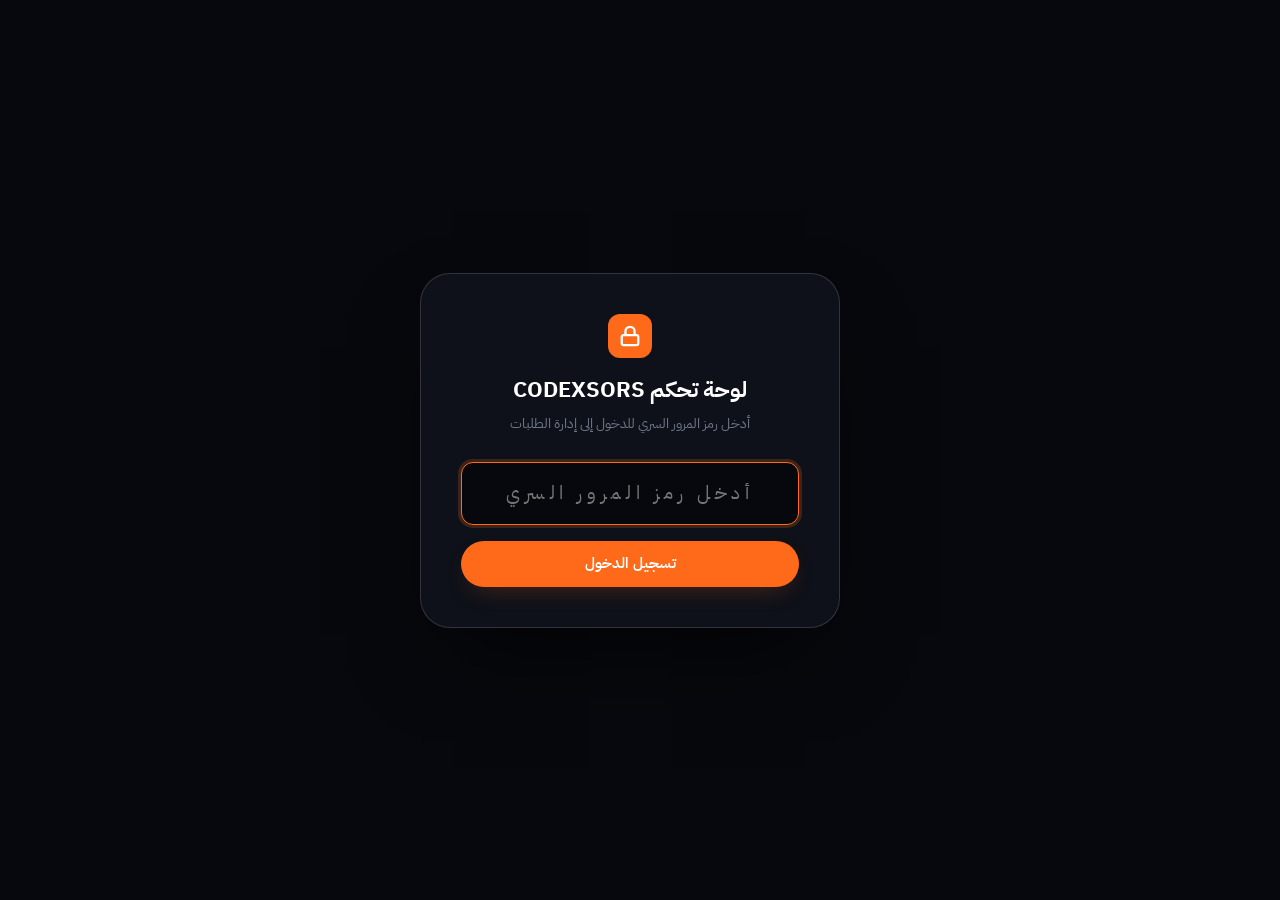
<file: admin.html>
<!DOCTYPE html>
<html lang="ar" dir="rtl" data-theme="dark">
<head>
  <meta charset="utf-8">
  <meta name="viewport" content="width=device-width, initial-scale=1, viewport-fit=cover">
  <title>لوحة إدارة الطلبات | CODEXSORS Admin</title>

  <link rel="preconnect" href="https://fonts.googleapis.com">
  <link rel="preconnect" href="https://fonts.gstatic.com" crossorigin>
  <link href="https://fonts.googleapis.com/css2?family=IBM+Plex+Sans+Arabic:wght@400;500;600;700;800&family=Space+Grotesk:wght@500;600;700&display=swap" rel="stylesheet">
  
  <link rel="stylesheet" href="assets/css/site.css">
  <link rel="stylesheet" href="assets/css/codexsors-addons.css">

  <style>
    body {
      background: var(--background);
      min-height: 100vh;
      padding: 40px 0;
      color: var(--text-primary);
      font-family: 'IBM Plex Sans Arabic', sans-serif;
    }
    .admin-stats-grid {
      display: grid;
      grid-template-columns: repeat(auto-fit, minmax(200px, 1fr));
      gap: 16px;
      margin-bottom: 32px;
    }
    .stat-card {
      background: var(--surface);
      border: 1px solid var(--border);
      border-radius: var(--r-md);
      padding: 22px;
      display: flex;
      flex-direction: column;
      gap: 6px;
    }
    .stat-val {
      font-size: 2.2rem;
      font-weight: 800;
      color: var(--primary);
      font-family: 'Space Grotesk', sans-serif;
    }
    .stat-label {
      font-size: 0.88rem;
      color: var(--text-muted);
    }
    .admin-controls {
      display: flex;
      align-items: center;
      justify-content: space-between;
      gap: 16px;
      margin-bottom: 24px;
      flex-wrap: wrap;
    }
    .table-container {
      background: var(--surface);
      border: 1px solid var(--border-strong);
      border-radius: var(--r-lg);
      overflow-x: auto;
      box-shadow: var(--shadow-md);
    }
    table.leads-table {
      width: 100%;
      border-collapse: collapse;
      text-align: start;
      font-size: 0.92rem;
    }
    table.leads-table th {
      background: var(--surface-2);
      padding: 16px 20px;
      color: var(--text-muted);
      font-weight: 600;
      border-bottom: 1px solid var(--border);
    }
    table.leads-table td {
      padding: 16px 20px;
      border-bottom: 1px solid var(--border);
      color: var(--text-primary);
      vertical-align: middle;
    }
    table.leads-table tr:hover td {
      background: var(--surface-2);
    }
    .lock-screen {
      position: fixed;
      inset: 0;
      background: var(--background);
      z-index: 9999;
      display: flex;
      align-items: center;
      justify-content: center;
      padding: 20px;
    }
    .lock-box {
      background: var(--surface);
      border: 1px solid var(--border-strong);
      border-radius: var(--r-xl);
      padding: 40px;
      max-width: 420px;
      width: 100%;
      text-align: center;
      box-shadow: var(--shadow-lg);
    }
  </style>
</head>
<body>

  <!-- Lock Screen PIN Protection -->
  <div class="lock-screen" id="adminLockScreen">
    <div class="lock-box">
      <div style="width: 44px; height: 44px; border-radius: var(--r-sm); background: var(--primary); color: #FFF; display: flex; align-items: center; justify-content: center; margin: 0 auto 16px;">
        <svg width="22" height="22" viewBox="0 0 24 24" fill="none" stroke="currentColor" stroke-width="2.5">
          <rect x="3" y="11" width="18" height="11" rx="2" ry="2"/>
          <path d="M7 11V7a5 5 0 0 1 10 0v4"/>
        </svg>
      </div>
      <h3 style="font-size: 1.4rem; font-weight: 800; margin-bottom: 6px; color: #FFF;">لوحة تحكم CODEXSORS</h3>
      <p style="color: var(--text-muted); font-size: 0.88rem; margin-bottom: 24px;">
        أدخل رمز المرور السري للدخول إلى إدارة الطلبات
      </p>

      <form id="adminLoginForm">
        <input type="password" id="adminPinInput" class="codex-form-control" placeholder="أدخل رمز المرور السري" style="text-align: center; font-size: 1.2rem; letter-spacing: 0.25em; margin-bottom: 16px;" required autofocus>
        <button type="submit" class="btn btn--primary" style="width: 100%; text-align: center; justify-content: center;">
          تسجيل الدخول
        </button>
      </form>
    </div>
  </div>

  <!-- Main Dashboard Container -->
  <div class="container" id="adminMainContent" style="display: none;">
    <header style="display: flex; align-items: center; justify-content: space-between; margin-bottom: 32px; flex-wrap: wrap; gap: 16px;">
      <div>
        <p class="hero-badge" style="margin-bottom: 8px;"><i class="pulse"></i>CODEXSORS CRM</p>
        <h1 style="font-size: 1.8rem; font-weight: 800; color: #FFF;">إدارة طلبات المشروعات وعروض الأسعار</h1>
      </div>

      <div style="display: flex; gap: 12px; align-items: center;">
        <button class="btn btn--secondary btn--sm" id="btnRefreshLeads">
          تحديث الطلبات 🔄
        </button>
        <a href="index.html" class="btn btn--ghost btn--sm">
          ← العودة للموقع
        </a>
        <button class="btn btn--primary btn--sm" id="btnExportCSV">
          تصدير إلى Excel / CSV
        </button>
      </div>
    </header>

    <!-- Stats -->
    <div class="admin-stats-grid">
      <div class="stat-card">
        <span class="stat-val" id="statTotalLeads">0</span>
        <span class="stat-label">إجمالي الطلبات المستلمة</span>
      </div>
      <div class="stat-card">
        <span class="stat-val" id="statNewLeads" style="color: var(--primary);">0</span>
        <span class="stat-label">طلبات جديدة</span>
      </div>
      <div class="stat-card">
        <span class="stat-val" id="statContactedLeads" style="color: var(--secondary);">0</span>
        <span class="stat-label">تم التواصل معهم</span>
      </div>
      <div class="stat-card">
        <span class="stat-val" id="statClosedLeads" style="color: var(--wa-green);">0</span>
        <span class="stat-label">مشروعات مكتملة</span>
      </div>
    </div>

    <!-- Controls -->
    <div class="admin-controls">
      <input type="text" id="adminSearchInput" class="codex-form-control" style="max-width: 300px;" placeholder="بحث بالاسم، الجوال، أو الخدمة...">
      
      <div style="display: flex; gap: 10px;">
        <select id="adminStatusFilter" class="codex-form-control" style="width: auto;">
          <option value="all">كل الحالات</option>
          <option value="new">جديد</option>
          <option value="contacted">تم التواصل</option>
          <option value="closed">مكتمل</option>
        </select>
        <button class="btn btn--ghost btn--sm" id="btnClearAllLeads" style="color: #F87171;">
          مسح الكل
        </button>
      </div>
    </div>

    <!-- Table -->
    <div class="table-container">
      <table class="leads-table">
        <thead>
          <tr>
            <th>التاريخ</th>
            <th>العميل</th>
            <th>الجوال / واتساب</th>
            <th>الخدمة المطلوبة</th>
            <th>الميزانية</th>
            <th>تفاصيل المشروع</th>
            <th>الحالة</th>
            <th>الإجراءات</th>
          </tr>
        </thead>
        <tbody id="leadsTableBody">
          <!-- Rendered dynamically via JS -->
        </tbody>
      </table>
    </div>
  </div>

  <script src="assets/js/admin.js"></script>
</body>
</html>
</file>
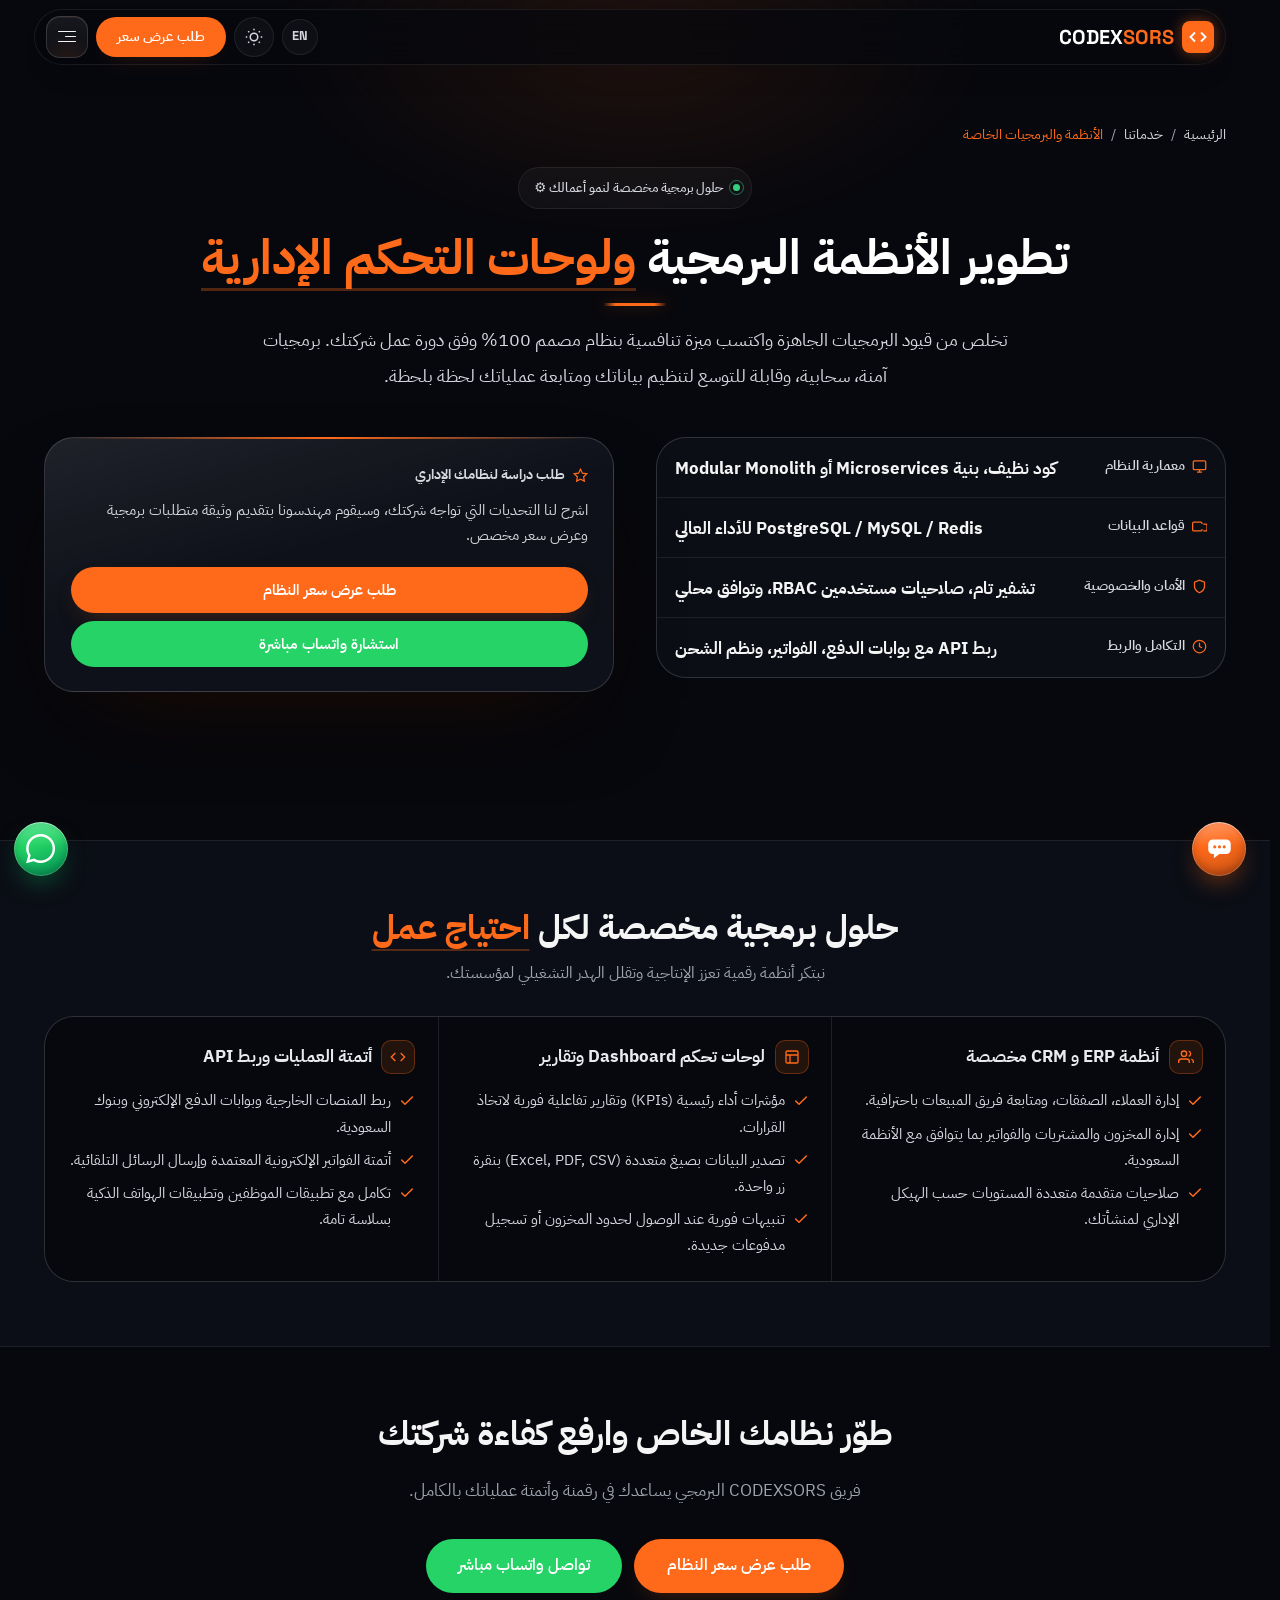
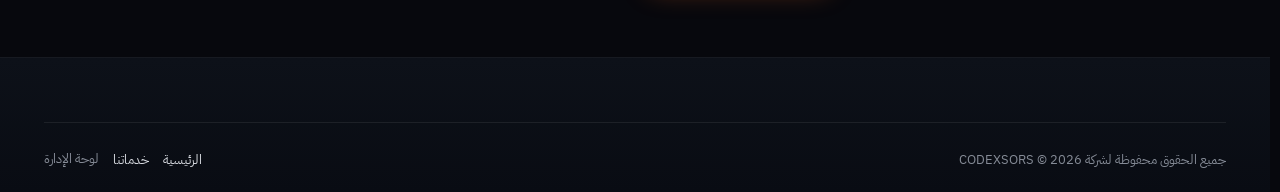
<file: services/custom-software.html>
﻿<!DOCTYPE html>
<html lang="ar" dir="rtl" data-theme="dark">
<head>
  <meta charset="utf-8">
  <meta name="viewport" content="width=device-width, initial-scale=1, viewport-fit=cover">
  <meta name="theme-color" content="#07080D">
  <meta name="color-scheme" content="dark light">

  <title>تطوير الأنظمة والبرمجيات الخاصة ولوحات التحكم في السعودية | CODEXSORS</title>
  <meta name="description" content="خدمة تطوير البرمجيات والأنظمة الإدارية المخصصة ولوحات التحكم للشركات في السعودية من CODEXSORS. أنظمة سحابية، أتمتة العمليات، وربط API حسب احتياج عملك.">
  <meta name="keywords" content="برمجة انظمة خاصة, تطوير برمجيات للشركات, لوحات تحكم مخصصة, برمجة ERP CRM, تطوير انظمة سحابية السعودية, كودكس سورس">
  <meta name="author" content="CODEXSORS">
  <meta name="robots" content="index, follow">

  <link rel="canonical" href="https://codexsors.com/services/custom-software.html">
  <meta property="og:type" content="article">
  <meta property="og:site_name" content="CODEXSORS">
  <meta property="og:title" content="تطوير الأنظمة والبرمجيات الخاصة ولوحات التحكم في السعودية | CODEXSORS">
  <meta property="og:description" content="برمجيات مصممة خصيصاً لدورة عمل منشأتك لتوفير التكاليف، أتمتة المهام اليدوية، وربط جميع فروعك في لوحة تحكم واحدة.">

  <!-- Google Fonts -->
  <link rel="preconnect" href="https://fonts.googleapis.com">
  <link rel="preconnect" href="https://fonts.gstatic.com" crossorigin>
  <link href="https://fonts.googleapis.com/css2?family=IBM+Plex+Sans+Arabic:wght@400;500;600;700;800&family=Space+Grotesk:wght@500;600;700;800&display=swap" rel="stylesheet">

  <link rel="icon" type="image/svg+xml" href="../favicon.svg">
  <link rel="alternate icon" href="../favicon.ico">
  <link rel="apple-touch-icon" href="../apple-touch-icon.png">
  <link rel="stylesheet" href="../assets/css/site.css">
  <link rel="stylesheet" href="../assets/css/service-details.css">
  <link rel="stylesheet" href="../assets/css/codexsors-addons.css">

  <script type="application/ld+json">
  {
    "@context": "https://schema.org",
    "@type": "Service",
    "serviceType": "Custom Software Development",
    "name": "تطوير الأنظمة والبرمجيات الخاصة ولوحات التحكم في السعودية",
    "provider": {
      "@type": "ProfessionalService",
      "name": "CODEXSORS",
      "url": "https://codexsors.com",
      "telephone": "+966542572634"
    },
    "areaServed": "Saudi Arabia",
    "description": "بناء وتطوير أنظمة سحابية مخصصة، لوحات تحكم إدارية، وحلول برمجية تلبي متطلبات الشركات بدقة وأمان عالي."
  }
  </script>
</head>
<body class="page-service sd">

  <header class="site-header" id="siteHeader">
    <div class="header-inner">
      <a class="brand" href="../index.html">
        <span class="brand-text-logo">
          <span class="brand-badge-icon"><svg width="18" height="18" viewBox="0 0 24 24" fill="none" stroke="currentColor" stroke-width="2.5"><polyline points="16 18 22 12 16 6"/><polyline points="8 6 2 12 8 18"/></svg></span>
          <span>CODEX<span style="color: var(--primary);">SORS</span></span>
        </span>
      </a>
      <nav class="nav" id="siteNav">
        <span class="nav-ind" aria-hidden="true"></span>
        <ul class="nav-list">
          <li><a class="nav-link" href="../index.html#hero">الرئيسية</a></li>
          <li><a class="nav-link is-active" href="../index.html#services">خدماتنا</a></li>
          <li><a class="nav-link" href="../index.html#calculator">حاسبة المشروع</a></li>
          <li><a class="nav-link" href="../index.html#process">خطوات العمل</a></li>
          <li><a class="nav-link" href="../index.html#faq">الأسئلة الشائعة</a></li>
          <li><a class="nav-link" href="../index.html#contact">تواصل معنا</a></li>
        </ul>
      </nav>
      <div class="header-actions">
        <button class="lang-pill-btn" id="langSwitcher" aria-label="Switch to English">EN</button>
        <button class="hdr-control theme-toggle" data-theme-toggle type="button" aria-label="تبديل السمة">
          <svg class="icon icon--sun" viewBox="0 0 24 24" fill="none" stroke="currentColor" stroke-width="2"><circle cx="12" cy="12" r="5"/><line x1="12" y1="1" x2="12" y2="3"/><line x1="12" y1="21" x2="12" y2="23"/><line x1="4.22" y1="4.22" x2="5.64" y2="5.64"/><line x1="18.36" y1="18.36" x2="19.78" y2="19.78"/><line x1="1" y1="12" x2="3" y2="12"/><line x1="21" y1="12" x2="23" y2="12"/><line x1="4.22" y1="19.78" x2="5.64" y2="18.36"/><line x1="18.36" y1="5.64" x2="19.78" y2="4.22"/></svg>
          <svg class="icon icon--moon" viewBox="0 0 24 24" fill="none" stroke="currentColor" stroke-width="2"><path d="M21 12.79A9 9 0 1 1 11.21 3 7 7 0 0 0 21 12.79z"/></svg>
        </button>
        <a class="header-cta btn btn--primary open-quote-modal-btn" href="#contact">طلب عرض سعر</a>
        <button class="burger" id="navToggle" type="button" aria-label="القائمة" aria-expanded="false"><span class="burger-lines"><i></i><i></i><i></i></span></button>
      </div>
    </div>
  </header>

  <div class="nav-scrim" id="navScrim" hidden></div>
  <nav class="md-drawer" id="mobileNav" aria-hidden="true">
    <div class="md-head">
      <a class="md-brand" href="../index.html"><span class="brand-text-logo" style="font-size:1.1rem"><span>CODEX<span style="color:var(--primary)">SORS</span></span></span></a>
      <button class="md-close" id="navClose" type="button" aria-label="إغلاق"><svg class="icon" width="18" height="18" viewBox="0 0 24 24" fill="none" stroke="currentColor" stroke-width="2"><line x1="18" y1="6" x2="6" y2="18"/><line x1="6" y1="6" x2="18" y2="18"/></svg></button>
    </div>
    <div class="md-body">
      <ul class="md-list">
        <li class="md-group"><a class="md-item" href="../index.html#hero"><span class="md-label">الرئيسية</span></a></li>
        <li class="md-group"><a class="md-item is-active" href="../index.html#services"><span class="md-label">خدماتنا</span></a></li>
        <li class="md-group"><a class="md-item" href="../index.html#calculator"><span class="md-label">حاسبة المشروع</span></a></li>
        <li class="md-group"><a class="md-item" href="../index.html#contact"><span class="md-label">تواصل معنا</span></a></li>
      </ul>
    </div>
  </nav>

  <section class="sd-sec sd-hero">
    <div class="sd-hero__glow"></div>
    <div class="container">
      <nav style="display:flex; align-items:center; gap:8px; font-size:0.85rem; color:var(--text-muted); margin-bottom:1.2rem;">
        <a href="../index.html" style="color:var(--text-secondary);">الرئيسية</a>
        <span>/</span>
        <a href="../index.html#services" style="color:var(--text-secondary);">خدماتنا</a>
        <span>/</span>
        <span style="color:var(--primary);">الأنظمة والبرمجيات الخاصة</span>
      </nav>

      <div class="sd-hero__title">
        <span class="hero-badge" style="margin-bottom:1rem;"><i class="pulse"></i>حلول برمجية مخصصة لنمو أعمالك ⚙️</span>
        <h1 class="sd-title">
          <span class="sd-title__part">تطوير الأنظمة البرمجية</span>
          <span class="sd-title__part"><span class="hl">ولوحات التحكم الإدارية</span></span>
        </h1>
        <p class="lead" style="margin-top:1rem; color:var(--text-secondary); text-align:center; max-width:68ch;">
          تخلص من قيود البرمجيات الجاهزة واكتسب ميزة تنافسية بنظام مصمم 100% وفق دورة عمل شركتك. برمجيات آمنة، سحابية، وقابلة للتوسع لتنظيم بياناتك ومتابعة عملياتك لحظة بلحظة.
        </p>
      </div>

      <div class="sd-hero__grid">
        <dl class="sd-facts">
          <div class="sd-fact">
            <dt><svg class="icon" viewBox="0 0 24 24" fill="none" stroke="currentColor" stroke-width="2"><rect x="2" y="3" width="20" height="14" rx="2"/><line x1="8" y1="21" x2="16" y2="21"/><line x1="12" y1="17" x2="12" y2="21"/></svg>معمارية النظام</dt>
            <dd>كود نظيف، بنية Microservices أو Modular Monolith</dd>
          </div>
          <div class="sd-fact">
            <dt><svg class="icon" viewBox="0 0 24 24" fill="none" stroke="currentColor" stroke-width="2"><path d="M16 16v1a2 2 0 0 1-2 2H3a2 2 0 0 1-2-2V7a2 2 0 0 1 2-2h11a2 2 0 0 1 2 2v1"/><path d="M18 8h4a2 2 0 0 1 2 2v7a2 2 0 0 1-2 2h-4"/></svg>قواعد البيانات</dt>
            <dd class="sd-fact__accent">PostgreSQL / MySQL / Redis للأداء العالي</dd>
          </div>
          <div class="sd-fact">
            <dt><svg class="icon" viewBox="0 0 24 24" fill="none" stroke="currentColor" stroke-width="2"><path d="M12 22s8-4 8-10V5l-8-3-8 3v7c0 6 8 10 8 10z"/></svg>الأمان والخصوصية</dt>
            <dd>تشفير تام، صلاحيات مستخدمين RBAC، وتوافق محلي</dd>
          </div>
          <div class="sd-fact">
            <dt><svg class="icon" viewBox="0 0 24 24" fill="none" stroke="currentColor" stroke-width="2"><circle cx="12" cy="12" r="10"/><polyline points="12 6 12 12 16 14"/></svg>التكامل والربط</dt>
            <dd>ربط API مع بوابات الدفع، الفواتير، ونظم الشحن</dd>
          </div>
        </dl>

        <div class="sd-quote">
          <div class="sd-quote__head">
            <svg class="icon" viewBox="0 0 24 24" fill="none" stroke="currentColor" stroke-width="2"><polygon points="12 2 15.09 8.26 22 9.27 17 14.14 18.18 21.02 12 17.77 5.82 21.02 7 14.14 2 9.27 8.91 8.26 12 2"/></svg>
            <span>طلب دراسة لنظامك الإداري</span>
          </div>
          <p style="font-size:0.92rem; color:var(--text-secondary); line-height:1.7; margin-bottom:1.2rem;">
            اشرح لنا التحديات التي تواجه شركتك، وسيقوم مهندسونا بتقديم وثيقة متطلبات برمجية وعرض سعر مخصص.
          </p>
          <div style="display:flex; flex-direction:column; gap:8px;">
            <button class="btn btn--primary open-quote-modal-btn" data-service="تطوير الأنظمة والبرمجيات الخاصة ولوحات التحكم" style="width:100%; justify-content:center;">طلب عرض سعر النظام</button>
            <a class="btn btn--wa" href="https://wa.me/966542572634?text=%D8%A7%D9%84%D8%B3%D9%84%D8%A7%D9%85%20%D8%B9%D9%84%D9%8A%D9%83%D9%85%D8%8C%20%D8%A3%D9%88%D8%AF%20%D8%A7%D9%84%D8%A7%D8%B3%D8%AA%D9%81%D8%B3%D8%A7%D8%B1%20%D8%B9%D9%86%20%D8%AE%D8%AF%D9%85%D8%A9%20%D8%AA%D8%B7%D9%88%D9%8A%D8%B1%20%D8%A7%D9%84%D8%A3%D9%86%D8%B8%D9%85%D8%A9%20%D9%88%D8%A7%D9%84%D8%A8%D8%B1%D9%85%D8%AC%D9%8A%D8%A7%D8%AA%20%D8%A7%D9%84%D8%AE%D8%A7%D8%B5%D8%A9" target="_blank" rel="noopener noreferrer" style="width:100%; justify-content:center;">استشارة واتساب مباشرة</a>
          </div>
        </div>
      </div>
    </div>
  </section>

  <!-- Deliverables -->
  <section class="sd-sec sd-sec--alt">
    <div class="container">
      <div class="sd-head sd-head--center">
        <h2 class="sd-h2">حلول برمجية مخصصة لكل <span class="hl">احتياج عمل</span></h2>
        <p class="sd-sub">نبتكر أنظمة رقمية تعزز الإنتاجية وتقلل الهدر التشغيلي لمؤسستك.</p>
      </div>

      <div class="sd-spec" style="margin-top:1.8rem;">
        <div class="sd-spec__col">
          <h3 class="sd-spec__title">
            <span class="sd-spec__ico"><svg class="icon" viewBox="0 0 24 24" fill="none" stroke="currentColor" stroke-width="2"><path d="M17 21v-2a4 4 0 0 0-4-4H5a4 4 0 0 0-4 4v2"/><circle cx="9" cy="7" r="4"/><path d="M23 21v-2a4 4 0 0 0-3-3.87"/><path d="M16 3.13a4 4 0 0 1 0 7.75"/></svg></span>
            أنظمة ERP و CRM مخصصة
          </h3>
          <ul>
            <li><svg class="sd-check" width="16" height="16" viewBox="0 0 24 24"><polyline points="20 6 9 17 4 12"/></svg>إدارة العملاء، الصفقات، ومتابعة فريق المبيعات باحترافية.</li>
            <li><svg class="sd-check" width="16" height="16" viewBox="0 0 24 24"><polyline points="20 6 9 17 4 12"/></svg>إدارة المخزون والمشتريات والفواتير بما يتوافق مع الأنظمة السعودية.</li>
            <li><svg class="sd-check" width="16" height="16" viewBox="0 0 24 24"><polyline points="20 6 9 17 4 12"/></svg>صلاحيات متقدمة متعددة المستويات حسب الهيكل الإداري لمنشأتك.</li>
          </ul>
        </div>

        <div class="sd-spec__col">
          <h3 class="sd-spec__title">
            <span class="sd-spec__ico"><svg class="icon" viewBox="0 0 24 24" fill="none" stroke="currentColor" stroke-width="2"><rect x="3" y="3" width="18" height="18" rx="2"/><line x1="3" y1="9" x2="21" y2="9"/><line x1="9" y1="21" x2="9" y2="9"/></svg></span>
            لوحات تحكم Dashboard وتقارير
          </h3>
          <ul>
            <li><svg class="sd-check" width="16" height="16" viewBox="0 0 24 24"><polyline points="20 6 9 17 4 12"/></svg>مؤشرات أداء رئيسية (KPIs) وتقارير تفاعلية فورية لاتخاذ القرارات.</li>
            <li><svg class="sd-check" width="16" height="16" viewBox="0 0 24 24"><polyline points="20 6 9 17 4 12"/></svg>تصدير البيانات بصيغ متعددة (Excel, PDF, CSV) بنقرة زر واحدة.</li>
            <li><svg class="sd-check" width="16" height="16" viewBox="0 0 24 24"><polyline points="20 6 9 17 4 12"/></svg>تنبيهات فورية عند الوصول لحدود المخزون أو تسجيل مدفوعات جديدة.</li>
          </ul>
        </div>

        <div class="sd-spec__col">
          <h3 class="sd-spec__title">
            <span class="sd-spec__ico"><svg class="icon" viewBox="0 0 24 24" fill="none" stroke="currentColor" stroke-width="2"><polyline points="16 18 22 12 16 6"/><polyline points="8 6 2 12 8 18"/></svg></span>
            أتمتة العمليات وربط API
          </h3>
          <ul>
            <li><svg class="sd-check" width="16" height="16" viewBox="0 0 24 24"><polyline points="20 6 9 17 4 12"/></svg>ربط المنصات الخارجية وبوابات الدفع الإلكتروني وبنوك السعودية.</li>
            <li><svg class="sd-check" width="16" height="16" viewBox="0 0 24 24"><polyline points="20 6 9 17 4 12"/></svg>أتمتة الفواتير الإلكترونية المعتمدة وإرسال الرسائل التلقائية.</li>
            <li><svg class="sd-check" width="16" height="16" viewBox="0 0 24 24"><polyline points="20 6 9 17 4 12"/></svg>تكامل مع تطبيقات الموظفين وتطبيقات الهواتف الذكية بسلاسة تامة.</li>
          </ul>
        </div>
      </div>
    </div>
  </section>

  <!-- CTA -->
  <section class="sd-sec" id="contact">
    <div class="container" style="text-align:center; max-width:720px;">
      <h2 class="sd-h2">طوّر نظامك الخاص وارفع كفاءة شركتك</h2>
      <p style="color:var(--text-muted); font-size:1.05rem; margin:1rem 0 2rem;">فريق CODEXSORS البرمجي يساعدك في رقمنة وأتمتة عملياتك بالكامل.</p>
      <div style="display:flex; justify-content:center; gap:12px; flex-wrap:wrap;">
        <button class="btn btn--primary btn--lg open-quote-modal-btn" data-service="تطوير الأنظمة والبرمجيات الخاصة ولوحات التحكم">طلب عرض سعر النظام</button>
        <a class="btn btn--wa btn--lg" href="https://wa.me/966542572634?text=%D8%A7%D9%84%D8%B3%D9%84%D8%A7%D9%85%20%D8%B9%D9%84%D9%8A%D9%83%D9%85%D8%8C%20%D8%A3%D9%88%D8%AF%20%D8%AA%D8%B7%D9%88%D9%8A%D8%B1%20%D9%86%D8%B8%D8%A7%D9%85%20%D8%A8%D8%B1%D9%85%D8%AC%D9%8A%20%D8%AE%D8%A7%D8%B5%20%D9%85%D8%B9%20CODEXSORS" target="_blank" rel="noopener noreferrer">تواصل واتساب مباشر</a>
      </div>
    </div>
  </section>

  <!-- Footer -->
  <footer class="site-footer sf">
    <div class="sf-wrap">
      <div style="border-top:1px solid var(--border); padding-top:24px; display:flex; align-items:center; justify-content:space-between; flex-wrap:wrap; gap:12px; font-size:0.84rem; color:var(--text-faint);">
        <span>جميع الحقوق محفوظة لشركة CODEXSORS © 2026</span>
        <div style="display:flex; gap:14px;"><a href="../index.html" style="color:var(--text-secondary);">الرئيسية</a><a href="../index.html#services" style="color:var(--text-secondary);">خدماتنا</a><a href="javascript:void(0)" class="admin-secret-trigger" style="color:var(--text-faint); cursor:pointer; user-select:none;">لوحة الإدارة</a></div>
      </div>
    </div>
  </footer>

  <div class="fab-rail fab-rail--wa"><a class="fab fab--wa" href="https://wa.me/966542572634" target="_blank" rel="noopener noreferrer"><svg class="icon" viewBox="0 0 24 24" fill="currentColor"><path d="M.057 24l1.687-6.163c-1.041-1.804-1.588-3.849-1.587-5.946.003-6.556 5.338-11.891 11.893-11.891 3.181.001 6.167 1.24 8.413 3.488 2.245 2.248 3.481 5.236 3.48 8.414-.003 6.557-5.338 11.892-11.893 11.892-1.99-.001-3.951-.5-5.688-1.448l-6.305 1.654zm6.597-3.807c1.676.995 3.276 1.591 5.392 1.592 5.448 0 9.886-4.434 9.889-9.885.002-5.462-4.415-9.89-9.881-9.892-5.452 0-9.887 4.434-9.889 9.884-.001 2.225.651 3.891 1.746 5.634l-.999 3.648 3.742-.981z"/></svg></a></div>
  <div class="fab-rail fab-rail--hub"><button class="fab fab--contact open-quote-modal-btn" type="button"><svg class="icon icon--open" viewBox="0 0 24 24" fill="currentColor"><path fill-rule="evenodd" d="M6 3h12a4 4 0 0 1 4 4v5a4 4 0 0 1-4 4h-6.2L7 19.8V16H6a4 4 0 0 1-4-4V7a4 4 0 0 1 4-4Zm1.8 5.2a1.4 1.4 0 1 0 0 2.8 1.4 1.4 0 0 0 0-2.8Zm4.2 0a1.4 1.4 0 1 0 0 2.8 1.4 1.4 0 0 0 0-2.8Zm4.2 0a1.4 1.4 0 1 0 0 2.8 1.4 1.4 0 0 0 0-2.8Z"/></svg></button></div>

  <!-- Mobile Bottom Tab Bar -->
  <nav class="bnav" style="--bnav-cols:5">
    <a class="bnav-item" href="../index.html#hero"><span class="bnav-ico"><svg class="icon" viewBox="0 0 24 24" fill="none" stroke="currentColor" stroke-width="1.8"><path d="M4 10.4 12 4l8 6.4V19a1.5 1.5 0 0 1-1.5 1.5h-13A1.5 1.5 0 0 1 4 19Z"/></svg></span><span class="bnav-label">الرئيسية</span></a>
    <a class="bnav-item is-active" href="../index.html#services"><span class="bnav-ico"><svg class="icon" viewBox="0 0 24 24" fill="none" stroke="currentColor" stroke-width="1.8"><path d="m12 3 9 5-9 5-9-5Z"/></svg></span><span class="bnav-label">خدماتنا</span></a>
    <a class="bnav-item" href="../index.html#calculator"><span class="bnav-ico"><svg class="icon" viewBox="0 0 24 24" fill="none" stroke="currentColor" stroke-width="1.8"><rect x="3" y="7" width="18" height="13" rx="2"/></svg></span><span class="bnav-label">الحاسبة</span></a>
    <a class="bnav-item" href="../index.html#contact"><span class="bnav-ico"><svg class="icon" viewBox="0 0 24 24" fill="none" stroke="currentColor" stroke-width="1.8"><rect x="2.5" y="4.5" width="19" height="15" rx="2.5"/></svg></span><span class="bnav-label">تواصل</span></a>
  </nav>

  <!-- Quote Modal Dialog -->
  <div class="codex-modal-overlay" id="quoteModalOverlay">
    <div class="codex-modal-box">
      <button class="codex-modal-close" id="modalCloseBtn" aria-label="إغلاق"><svg width="18" height="18" viewBox="0 0 24 24" fill="none" stroke="currentColor" stroke-width="2"><line x1="18" y1="6" x2="6" y2="18"/><line x1="6" y1="6" x2="18" y2="18"/></svg></button>
      <span class="hero-badge" style="margin-bottom:12px;"><i class="pulse"></i>طلب عرض سعر مشروع</span>
      <h3 style="font-size:1.4rem; font-weight:800; margin-bottom:6px; color:#FFF;">تطوير نظام وبرمجيات خاصة</h3>
      <p style="color:var(--text-muted); font-size:0.9rem; margin-bottom:20px;">املأ البيانات وسيقوم فريق CODEXSORS بالرد عليك بعرض سعر مخصص.</p>
      <form id="modalQuoteForm">
        <div style="margin-bottom:14px;"><label style="display:block; font-size:0.85rem; font-weight:600; margin-bottom:5px;">الاسم الكامل *</label><input type="text" name="client_name" class="codex-form-control" placeholder="مثال: م. فهد العتيبي" required></div>
        <div style="margin-bottom:14px;"><label style="display:block; font-size:0.85rem; font-weight:600; margin-bottom:5px;">رقم الجوال / الواتساب *</label><input type="tel" name="client_phone" class="codex-form-control" placeholder="05XXXXXXXX" required></div>
        <div style="margin-bottom:14px;"><label style="display:block; font-size:0.85rem; font-weight:600; margin-bottom:5px;">نوع الخدمة</label><input type="text" name="client_service" class="codex-form-control" value="تطوير الأنظمة والبرمجيات الخاصة ولوحات التحكم" readonly></div>
        <div style="margin-bottom:18px;"><label style="display:block; font-size:0.85rem; font-weight:600; margin-bottom:5px;">تفاصيل النظام المطلوب</label><textarea name="client_details" class="codex-form-control" style="min-height:80px;" placeholder="طبيعة العمل، عدد المستخدمين المتوقع، والأنظمة المطلوب ربطها..."></textarea></div>
        <div style="display:flex; gap:10px;"><button type="submit" class="btn btn--primary" style="flex:1; justify-content:center;">إرسال الطلب</button><button type="button" class="btn btn--wa" id="modalFormWhatsAppBtn" style="flex:1; justify-content:center;">إرسال عبر واتساب</button></div>
      </form>
    </div>
  </div>

  <script src="../assets/js/i18n.js"></script>
  <script src="../assets/js/main.js"></script>
  <script src="../assets/js/site.js"></script>
</body>
</html>
</file>
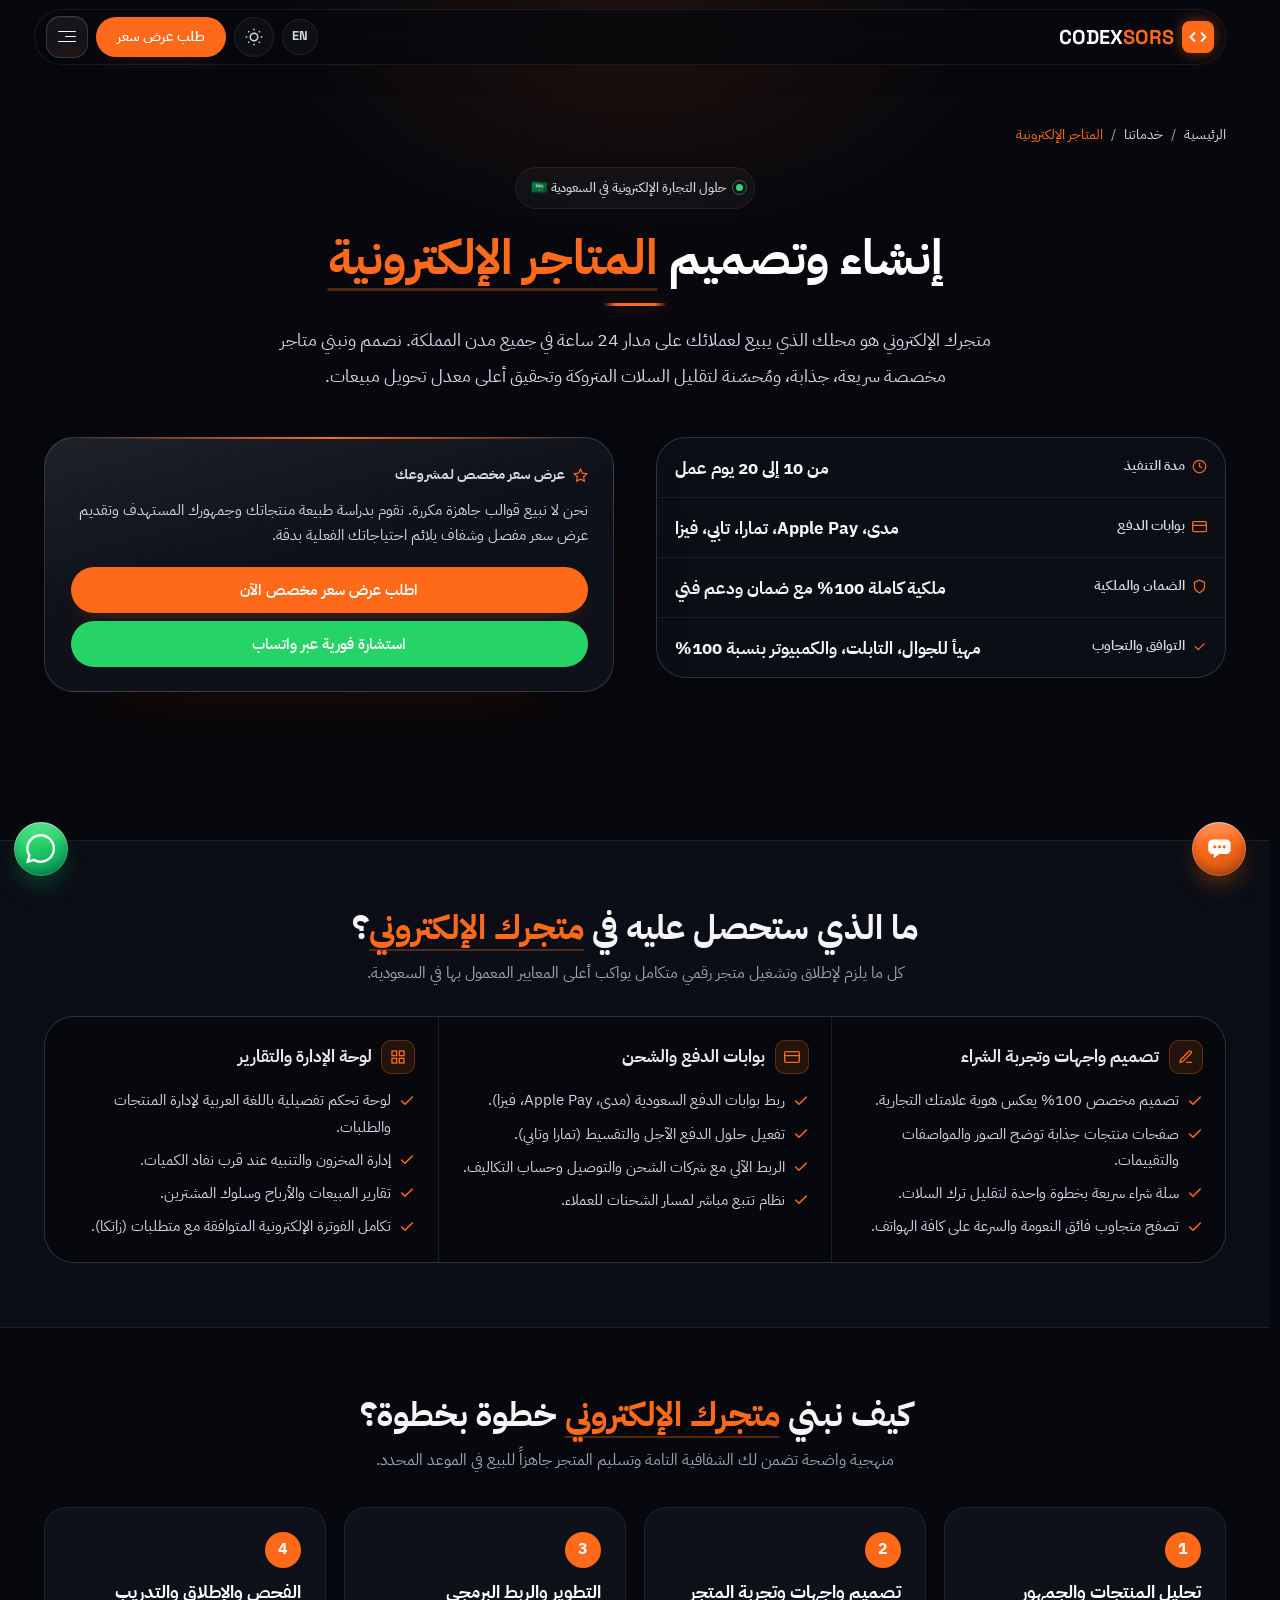
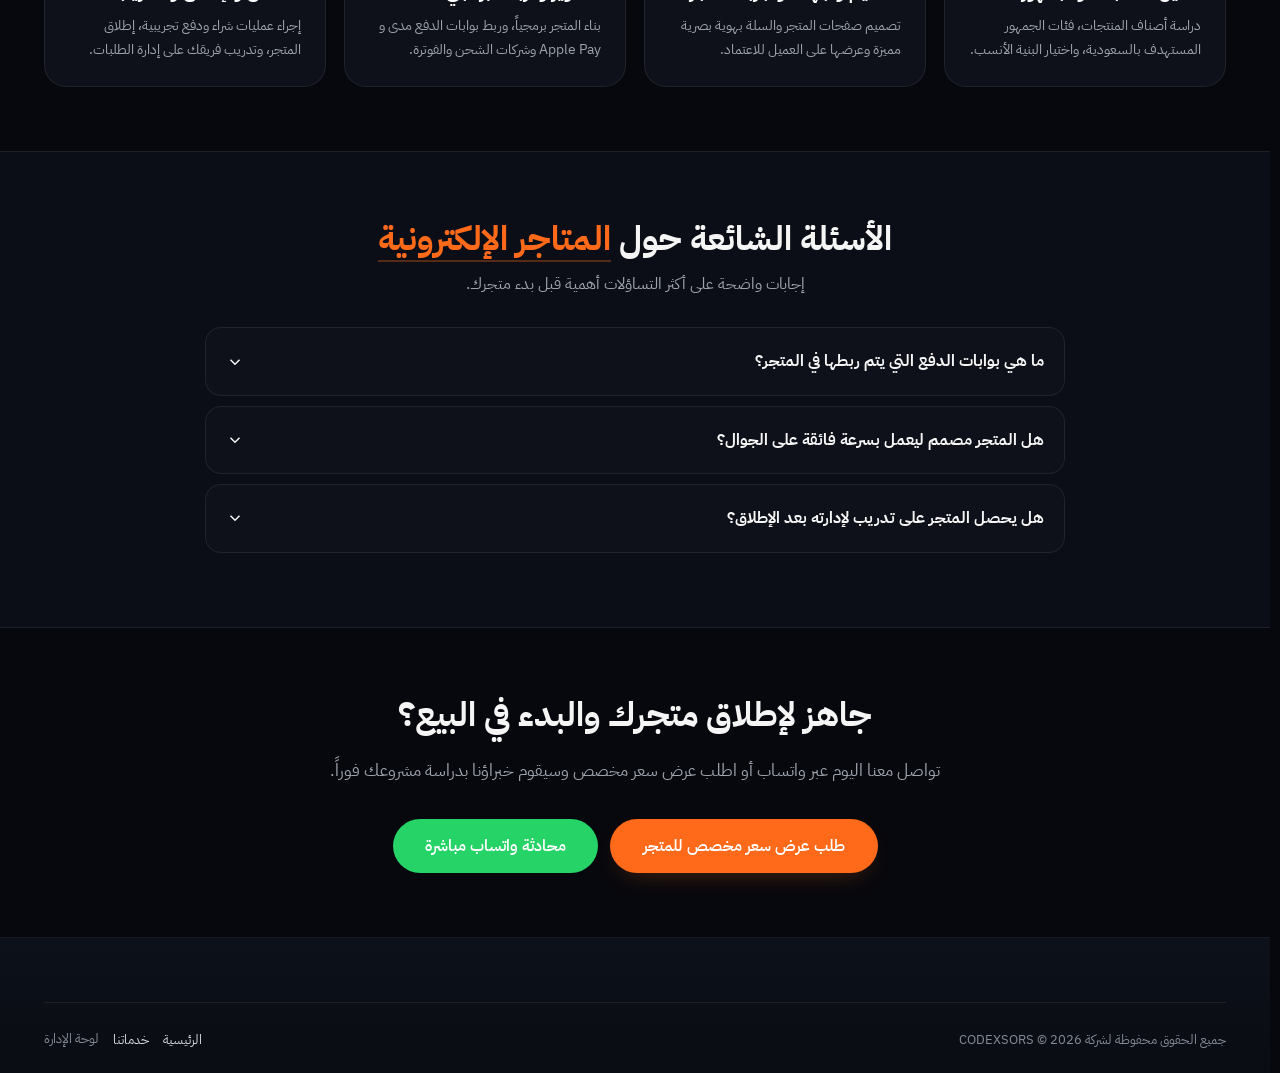
<file: services/ecommerce.html>
﻿<!DOCTYPE html>
<html lang="ar" dir="rtl" data-theme="dark">
<head>
  <meta charset="utf-8">
  <meta name="viewport" content="width=device-width, initial-scale=1, viewport-fit=cover">
  <meta name="theme-color" content="#07080D">
  <meta name="color-scheme" content="dark light">

  <title>إنشاء وتصميم المتاجر الإلكترونية في السعودية | CODEXSORS</title>
  <meta name="description" content="خدمة إنشاء وتصميم المتاجر الإلكترونية الاحترافية في المملكة العربية السعودية من CODEXSORS. متجر يبيع 24 ساعة، تكامل مدى و Apple Pay وتمارا وتابي، والربط مع شركات الشحن.">
  <meta name="keywords" content="إنشاء متجر إلكتروني, تصميم متجر إلكتروني السعودية, متجر سلة وزد, برمجة متجر ووكومرس, بوابات دفع مدى, تمارا تابي, متاجر الرياض, تجارة إلكترونية السعودية">
  <meta name="author" content="CODEXSORS">
  <meta name="robots" content="index, follow">

  <link rel="canonical" href="https://codexsors.com/services/ecommerce.html">
  <meta property="og:type" content="article">
  <meta property="og:site_name" content="CODEXSORS">
  <meta property="og:title" content="إنشاء وتصميم المتاجر الإلكترونية في السعودية | CODEXSORS">
  <meta property="og:description" content="متجرك هو محلك الذي يبيع لعملائك 24 ساعة دون توقف. نبني متاجر سريعة، مخصصة، ومهيأة للتحويل العالي في السوق السعودي.">

  <!-- Google Fonts: IBM Plex Sans Arabic + Space Grotesk -->
  <link rel="preconnect" href="https://fonts.googleapis.com">
  <link rel="preconnect" href="https://fonts.gstatic.com" crossorigin>
  <link href="https://fonts.googleapis.com/css2?family=IBM+Plex+Sans+Arabic:wght@400;500;600;700;800&family=Space+Grotesk:wght@500;600;700;800&display=swap" rel="stylesheet">

  <!-- Site Snap Official Master Stylesheets -->
  <link rel="icon" type="image/svg+xml" href="../favicon.svg">
  <link rel="alternate icon" href="../favicon.ico">
  <link rel="apple-touch-icon" href="../apple-touch-icon.png">
  <link rel="stylesheet" href="../assets/css/site.css">
  <link rel="stylesheet" href="../assets/css/service-details.css">
  <link rel="stylesheet" href="../assets/css/codexsors-addons.css">

  <!-- Schema.org Structured Data for Google Rich Snippets -->
  <script type="application/ld+json">
  {
    "@context": "https://schema.org",
    "@type": "Service",
    "serviceType": "E-Commerce Development",
    "name": "إنشاء وتصميم المتاجر الإلكترونية في السعودية",
    "provider": {
      "@type": "ProfessionalService",
      "name": "CODEXSORS",
      "url": "https://codexsors.com",
      "telephone": "+966542572634"
    },
    "areaServed": "Saudi Arabia",
    "description": "تصميم وبرمجة متاجر إلكترونية احترافية مخصصة للشركات والمتاجر في السوق السعودي مع دعم بوابات الدفع والشحن."
  }
  </script>
</head>
<body class="page-service sd">

  <!-- Header -->
  <header class="site-header" id="siteHeader">
    <div class="header-inner">
      <a class="brand" href="../index.html" aria-label="CODEXSORS">
        <span class="brand-text-logo">
          <span class="brand-badge-icon">
            <svg width="18" height="18" viewBox="0 0 24 24" fill="none" stroke="currentColor" stroke-width="2.5"><polyline points="16 18 22 12 16 6"/><polyline points="8 6 2 12 8 18"/></svg>
          </span>
          <span>CODEX<span style="color: var(--primary);">SORS</span></span>
        </span>
      </a>

      <nav class="nav" id="siteNav">
        <span class="nav-ind" aria-hidden="true"></span>
        <ul class="nav-list">
          <li><a class="nav-link" href="../index.html#hero">الرئيسية</a></li>
          <li><a class="nav-link is-active" href="../index.html#services">خدماتنا</a></li>
          <li><a class="nav-link" href="../index.html#calculator">حاسبة المشروع</a></li>
          <li><a class="nav-link" href="../index.html#process">خطوات العمل</a></li>
          <li><a class="nav-link" href="../index.html#faq">الأسئلة الشائعة</a></li>
          <li><a class="nav-link" href="../index.html#contact">تواصل معنا</a></li>
        </ul>
      </nav>

      <div class="header-actions">
        <button class="lang-pill-btn" id="langSwitcher" aria-label="Switch to English">EN</button>

        <button class="hdr-control theme-toggle" data-theme-toggle type="button" aria-label="تبديل السمة">
          <svg class="icon icon--sun" viewBox="0 0 24 24" fill="none" stroke="currentColor" stroke-width="2"><circle cx="12" cy="12" r="5"/><line x1="12" y1="1" x2="12" y2="3"/><line x1="12" y1="21" x2="12" y2="23"/><line x1="4.22" y1="4.22" x2="5.64" y2="5.64"/><line x1="18.36" y1="18.36" x2="19.78" y2="19.78"/><line x1="1" y1="12" x2="3" y2="12"/><line x1="21" y1="12" x2="23" y2="12"/><line x1="4.22" y1="19.78" x2="5.64" y2="18.36"/><line x1="18.36" y1="5.64" x2="19.78" y2="4.22"/></svg>
          <svg class="icon icon--moon" viewBox="0 0 24 24" fill="none" stroke="currentColor" stroke-width="2"><path d="M21 12.79A9 9 0 1 1 11.21 3 7 7 0 0 0 21 12.79z"/></svg>
        </button>

        <a class="header-cta btn btn--primary open-quote-modal-btn" href="#contact">طلب عرض سعر</a>

        <button class="burger" id="navToggle" type="button" aria-label="القائمة" aria-expanded="false">
          <span class="burger-lines"><i></i><i></i><i></i></span>
        </button>
      </div>
    </div>
  </header>

  <!-- Mobile Scrim & Drawer -->
  <div class="nav-scrim" id="navScrim" hidden></div>
  <nav class="md-drawer" id="mobileNav" aria-hidden="true">
    <div class="md-head">
      <a class="md-brand" href="../index.html">
        <span class="brand-text-logo" style="font-size:1.1rem">
          <span class="brand-badge-icon" style="width:28px;height:28px;border-radius:7px">
            <svg width="14" height="14" viewBox="0 0 24 24" fill="none" stroke="currentColor" stroke-width="2.5"><polyline points="16 18 22 12 16 6"/><polyline points="8 6 2 12 8 18"/></svg>
          </span>
          <span>CODEX<span style="color:var(--primary)">SORS</span></span>
        </span>
      </a>
      <button class="md-close" id="navClose" type="button" aria-label="إغلاق">
        <svg class="icon" width="18" height="18" viewBox="0 0 24 24" fill="none" stroke="currentColor" stroke-width="2"><line x1="18" y1="6" x2="6" y2="18"/><line x1="6" y1="6" x2="18" y2="18"/></svg>
      </button>
    </div>
    <div class="md-body">
      <ul class="md-list">
        <li class="md-group"><a class="md-item" href="../index.html#hero"><span class="md-ico"><svg class="icon" viewBox="0 0 24 24" fill="none" stroke="currentColor" stroke-width="1.8"><path d="M4 10.4 12 4l8 6.4V19a1.5 1.5 0 0 1-1.5 1.5h-13A1.5 1.5 0 0 1 4 19Z"/></svg></span><span class="md-label">الرئيسية</span></a></li>
        <li class="md-group"><a class="md-item is-active" href="../index.html#services"><span class="md-ico"><svg class="icon" viewBox="0 0 24 24" fill="none" stroke="currentColor" stroke-width="1.8"><path d="m12 3 9 5-9 5-9-5Z"/><path d="m3 13 9 5 9-5"/></svg></span><span class="md-label">خدماتنا</span></a></li>
        <li class="md-group"><a class="md-item" href="../index.html#calculator"><span class="md-ico"><svg class="icon" viewBox="0 0 24 24" fill="none" stroke="currentColor" stroke-width="1.8"><rect x="3" y="7" width="18" height="13" rx="2"/><path d="M9 7V5.5A1.5 1.5 0 0 1 10.5 4h3A1.5 1.5 0 0 1 15 5.5V7"/><path d="M3 12h18"/></svg></span><span class="md-label">حاسبة المشروع</span></a></li>
        <li class="md-group"><a class="md-item" href="../index.html#process"><span class="md-ico"><svg class="icon" viewBox="0 0 24 24" fill="none" stroke="currentColor" stroke-width="1.8"><path d="m5 12.5 4.5 4.5L19 7"/></svg></span><span class="md-label">خطوات العمل</span></a></li>
        <li class="md-group"><a class="md-item" href="../index.html#contact"><span class="md-ico"><svg class="icon" viewBox="0 0 24 24" fill="none" stroke="currentColor" stroke-width="1.8"><rect x="2.5" y="4.5" width="19" height="15" rx="2.5"/><path d="m3.5 7 8.5 6 8.5-6"/></svg></span><span class="md-label">تواصل معنا</span></a></li>
      </ul>
    </div>
    <div class="md-foot">
      <a class="md-cta open-quote-modal-btn" href="#contact">طلب عرض سعر</a>
    </div>
  </nav>

  <!-- Service Details Hero Section -->
  <section class="sd-sec sd-hero">
    <div class="sd-hero__glow"></div>
    <div class="container">
      
      <!-- Breadcrumb -->
      <nav style="display:flex; align-items:center; gap:8px; font-size:0.85rem; color:var(--text-muted); margin-bottom:1.2rem;">
        <a href="../index.html" style="color:var(--text-secondary);">الرئيسية</a>
        <span>/</span>
        <a href="../index.html#services" style="color:var(--text-secondary);">خدماتنا</a>
        <span>/</span>
        <span style="color:var(--primary);">المتاجر الإلكترونية</span>
      </nav>

      <div class="sd-hero__title">
        <span class="hero-badge" style="margin-bottom:1rem;"><i class="pulse"></i>حلول التجارة الإلكترونية في السعودية 🇸🇦</span>
        <h1 class="sd-title">
          <span class="sd-title__part">إنشاء وتصميم</span>
          <span class="sd-title__part"><span class="hl">المتاجر الإلكترونية</span></span>
        </h1>
        <p class="lead" style="margin-top:1rem; color:var(--text-secondary); text-align:center; max-width:68ch;">
          متجرك الإلكتروني هو محلك الذي يبيع لعملائك على مدار 24 ساعة في جميع مدن المملكة. نصمم ونبني متاجر مخصصة سريعة، جذابة، ومُحسّنة لتقليل السلات المتروكة وتحقيق أعلى معدل تحويل مبيعات.
        </p>
      </div>

      <div class="sd-hero__grid">
        
        <!-- Facts -->
        <dl class="sd-facts">
          <div class="sd-fact">
            <dt><svg class="icon" viewBox="0 0 24 24" fill="none" stroke="currentColor" stroke-width="2"><circle cx="12" cy="12" r="10"/><polyline points="12 6 12 12 16 14"/></svg>مدة التنفيذ</dt>
            <dd>من 10 إلى 20 يوم عمل</dd>
          </div>
          <div class="sd-fact">
            <dt><svg class="icon" viewBox="0 0 24 24" fill="none" stroke="currentColor" stroke-width="2"><rect x="1" y="4" width="22" height="16" rx="2" ry="2"/><line x1="1" y1="10" x2="23" y2="10"/></svg>بوابات الدفع</dt>
            <dd class="sd-fact__accent">مدى، Apple Pay، تمارا، تابي، فيزا</dd>
          </div>
          <div class="sd-fact">
            <dt><svg class="icon" viewBox="0 0 24 24" fill="none" stroke="currentColor" stroke-width="2"><path d="M12 22s8-4 8-10V5l-8-3-8 3v7c0 6 8 10 8 10z"/></svg>الضمان والملكية</dt>
            <dd>ملكية كاملة 100% مع ضمان ودعم فني</dd>
          </div>
          <div class="sd-fact">
            <dt><svg class="icon" viewBox="0 0 24 24" fill="none" stroke="currentColor" stroke-width="2"><path d="m5 12 5 5L20 7"/></svg>التوافق والتجاوب</dt>
            <dd>مهيأ للجوال، التابلت، والكمبيوتر بنسبة 100%</dd>
          </div>
        </dl>

        <!-- Quote Box -->
        <div class="sd-quote">
          <div class="sd-quote__head">
            <svg class="icon" viewBox="0 0 24 24" fill="none" stroke="currentColor" stroke-width="2"><polygon points="12 2 15.09 8.26 22 9.27 17 14.14 18.18 21.02 12 17.77 5.82 21.02 7 14.14 2 9.27 8.91 8.26 12 2"/></svg>
            <span>عرض سعر مخصص لمشروعك</span>
          </div>
          <p style="font-size:0.92rem; color:var(--text-secondary); line-height:1.7; margin-bottom:1.2rem;">
            نحن لا نبيع قوالب جاهزة مكررة. نقوم بدراسة طبيعة منتجاتك وجمهورك المستهدف وتقديم عرض سعر مفصل وشفاف يلائم احتياجاتك الفعلية بدقة.
          </p>
          <div style="display:flex; flex-direction:column; gap:8px;">
            <button class="btn btn--primary open-quote-modal-btn" data-service="إنشاء وتصميم المتاجر الإلكترونية" style="width:100%; justify-content:center;">اطلب عرض سعر مخصص الآن</button>
            <a class="btn btn--wa" href="https://wa.me/966542572634?text=%D8%A7%D9%84%D8%B3%D9%84%D8%A7%D9%85%20%D8%B9%D9%84%D9%8A%D9%83%D9%85%D8%8C%20%D8%A3%D9%88%D8%AF%20%D8%A7%D9%84%D8%A7%D8%B3%D8%AA%D9%81%D8%B3%D8%A7%D8%B1%20%D8%B9%D9%86%20%D8%AE%D8%AF%D9%85%D8%A9%20%D8%A5%D9%86%D8%B4%D8%A7%D8%A1%20%D9%88%D8%AA%D8%B5%D9%85%D9%8A%D9%85%20%D8%A7%D9%84%D9%85%D8%AA%D8%A7%D8%AC%D8%B1%20%D8%A7%D9%84%D8%A5%D9%84%D9%83%D8%AA%D8%A1%D9%88%D9%86%D9%8A%D8%A9" target="_blank" rel="noopener noreferrer" style="width:100%; justify-content:center;">استشارة فورية عبر واتساب</a>
          </div>
        </div>

      </div>
    </div>
  </section>

  <!-- What You Get Section -->
  <section class="sd-sec sd-sec--alt">
    <div class="container">
      <div class="sd-head sd-head--center">
        <h2 class="sd-h2">ما الذي ستحصل عليه في <span class="hl">متجرك الإلكتروني</span>؟</h2>
        <p class="sd-sub">كل ما يلزم لإطلاق وتشغيل متجر رقمي متكامل يواكب أعلى المعايير المعمول بها في السعودية.</p>
      </div>

      <div class="sd-spec" style="margin-top:1.8rem;">
        <div class="sd-spec__col">
          <h3 class="sd-spec__title">
            <span class="sd-spec__ico"><svg class="icon" viewBox="0 0 24 24" fill="none" stroke="currentColor" stroke-width="2"><path d="M12 20h9"/><path d="M16.5 3.5a2.121 2.121 0 0 1 3 3L7 19l-4 1 1-4L16.5 3.5z"/></svg></span>
            تصميم واجهات وتجربة الشراء
          </h3>
          <ul>
            <li><svg class="sd-check" width="16" height="16" viewBox="0 0 24 24"><polyline points="20 6 9 17 4 12"/></svg>تصميم مخصص 100% يعكس هوية علامتك التجارية.</li>
            <li><svg class="sd-check" width="16" height="16" viewBox="0 0 24 24"><polyline points="20 6 9 17 4 12"/></svg>صفحات منتجات جذابة توضح الصور والمواصفات والتقييمات.</li>
            <li><svg class="sd-check" width="16" height="16" viewBox="0 0 24 24"><polyline points="20 6 9 17 4 12"/></svg>سلة شراء سريعة بخطوة واحدة لتقليل ترك السلات.</li>
            <li><svg class="sd-check" width="16" height="16" viewBox="0 0 24 24"><polyline points="20 6 9 17 4 12"/></svg>تصفح متجاوب فائق النعومة والسرعة على كافة الهواتف.</li>
          </ul>
        </div>

        <div class="sd-spec__col">
          <h3 class="sd-spec__title">
            <span class="sd-spec__ico"><svg class="icon" viewBox="0 0 24 24" fill="none" stroke="currentColor" stroke-width="2"><rect x="1" y="4" width="22" height="16" rx="2" ry="2"/><line x1="1" y1="10" x2="23" y2="10"/></svg></span>
            بوابات الدفع والشحن
          </h3>
          <ul>
            <li><svg class="sd-check" width="16" height="16" viewBox="0 0 24 24"><polyline points="20 6 9 17 4 12"/></svg>ربط بوابات الدفع السعودية (مدى، Apple Pay، فيزا).</li>
            <li><svg class="sd-check" width="16" height="16" viewBox="0 0 24 24"><polyline points="20 6 9 17 4 12"/></svg>تفعيل حلول الدفع الآجل والتقسيط (تمارا وتابي).</li>
            <li><svg class="sd-check" width="16" height="16" viewBox="0 0 24 24"><polyline points="20 6 9 17 4 12"/></svg>الربط الآلي مع شركات الشحن والتوصيل وحساب التكاليف.</li>
            <li><svg class="sd-check" width="16" height="16" viewBox="0 0 24 24"><polyline points="20 6 9 17 4 12"/></svg>نظام تتبع مباشر لمسار الشحنات للعملاء.</li>
          </ul>
        </div>

        <div class="sd-spec__col">
          <h3 class="sd-spec__title">
            <span class="sd-spec__ico"><svg class="icon" viewBox="0 0 24 24" fill="none" stroke="currentColor" stroke-width="2"><rect x="3" y="3" width="7" height="7"/><rect x="14" y="3" width="7" height="7"/><rect x="14" y="14" width="7" height="7"/><rect x="3" y="14" width="7" height="7"/></svg></span>
            لوحة الإدارة والتقارير
          </h3>
          <ul>
            <li><svg class="sd-check" width="16" height="16" viewBox="0 0 24 24"><polyline points="20 6 9 17 4 12"/></svg>لوحة تحكم تفصيلية باللغة العربية لإدارة المنتجات والطلبات.</li>
            <li><svg class="sd-check" width="16" height="16" viewBox="0 0 24 24"><polyline points="20 6 9 17 4 12"/></svg>إدارة المخزون والتنبيه عند قرب نفاد الكميات.</li>
            <li><svg class="sd-check" width="16" height="16" viewBox="0 0 24 24"><polyline points="20 6 9 17 4 12"/></svg>تقارير المبيعات والأرباح وسلوك المشترين.</li>
            <li><svg class="sd-check" width="16" height="16" viewBox="0 0 24 24"><polyline points="20 6 9 17 4 12"/></svg>تكامل الفوترة الإلكترونية المتوافقة مع متطلبات (زاتكا).</li>
          </ul>
        </div>
      </div>

    </div>
  </section>

  <!-- Step-by-Step Workflow -->
  <section class="sd-sec">
    <div class="container">
      <div class="sd-head sd-head--center">
        <h2 class="sd-h2">كيف نبني <span class="hl">متجرك الإلكتروني</span> خطوة بخطوة؟</h2>
        <p class="sd-sub">منهجية واضحة تضمن لك الشفافية التامة وتسليم المتجر جاهزاً للبيع في الموعد المحدد.</p>
      </div>

      <div style="display:grid; grid-template-columns:repeat(auto-fit, minmax(260px, 1fr)); gap:18px; margin-top:2rem;">
        <div style="background:var(--surface); border:1px solid var(--border); border-radius:var(--r-lg); padding:24px;">
          <div style="width:36px; height:36px; border-radius:50%; background:var(--primary); color:#FFF; display:flex; align-items:center; justify-content:center; font-weight:800; margin-bottom:12px;">1</div>
          <h4 style="color:#FFF; font-size:1.1rem; margin-bottom:8px;">تحليل المنتجات والجمهور</h4>
          <p style="color:var(--text-muted); font-size:0.9rem; line-height:1.7;">دراسة أصناف المنتجات، فئات الجمهور المستهدف بالسعودية، واختيار البنية الأنسب.</p>
        </div>
        <div style="background:var(--surface); border:1px solid var(--border); border-radius:var(--r-lg); padding:24px;">
          <div style="width:36px; height:36px; border-radius:50%; background:var(--primary); color:#FFF; display:flex; align-items:center; justify-content:center; font-weight:800; margin-bottom:12px;">2</div>
          <h4 style="color:#FFF; font-size:1.1rem; margin-bottom:8px;">تصميم واجهات وتجربة المتجر</h4>
          <p style="color:var(--text-muted); font-size:0.9rem; line-height:1.7;">تصميم صفحات المتجر والسلة بهوية بصرية مميزة وعرضها على العميل للاعتماد.</p>
        </div>
        <div style="background:var(--surface); border:1px solid var(--border); border-radius:var(--r-lg); padding:24px;">
          <div style="width:36px; height:36px; border-radius:50%; background:var(--primary); color:#FFF; display:flex; align-items:center; justify-content:center; font-weight:800; margin-bottom:12px;">3</div>
          <h4 style="color:#FFF; font-size:1.1rem; margin-bottom:8px;">التطوير والربط البرمجي</h4>
          <p style="color:var(--text-muted); font-size:0.9rem; line-height:1.7;">بناء المتجر برمجياً، وربط بوابات الدفع مدى و Apple Pay وشركات الشحن والفوترة.</p>
        </div>
        <div style="background:var(--surface); border:1px solid var(--border); border-radius:var(--r-lg); padding:24px;">
          <div style="width:36px; height:36px; border-radius:50%; background:var(--primary); color:#FFF; display:flex; align-items:center; justify-content:center; font-weight:800; margin-bottom:12px;">4</div>
          <h4 style="color:#FFF; font-size:1.1rem; margin-bottom:8px;">الفحص والإطلاق والتدريب</h4>
          <p style="color:var(--text-muted); font-size:0.9rem; line-height:1.7;">إجراء عمليات شراء ودفع تجريبية، إطلاق المتجر، وتدريب فريقك على إدارة الطلبات.</p>
        </div>
      </div>

    </div>
  </section>

  <!-- FAQ Section for E-Commerce -->
  <section class="sd-sec sd-sec--alt">
    <div class="container" style="max-width:860px;">
      <div class="sd-head sd-head--center">
        <h2 class="sd-h2">الأسئلة الشائعة حول <span class="hl">المتاجر الإلكترونية</span></h2>
        <p class="sd-sub">إجابات واضحة على أكثر التساؤلات أهمية قبل بدء متجرك.</p>
      </div>

      <div class="faq-list-box" style="margin-top:1.8rem;">
        <div class="faq-box-item">
          <button class="faq-box-btn">
            <span>ما هي بوابات الدفع التي يتم ربطها في المتجر؟</span>
            <svg width="18" height="18" viewBox="0 0 24 24" fill="none" stroke="currentColor" stroke-width="2"><polyline points="6 9 12 15 18 9"/></svg>
          </button>
          <div class="faq-box-answer">
            <div class="faq-box-answer-inner">
              نقوم بربط كافة بوابات الدفع المعتمدة في المملكة العربية السعودية: بطاقات مدى، Apple Pay، البطاقات الائتمانية (Visa و Mastercard)، بالإضافة إلى حلول التقسيط المعتمدة مثل تمارا وتابي، مع التأكد من جاهزية الفوترة الإلكترونية.
            </div>
          </div>
        </div>

        <div class="faq-box-item">
          <button class="faq-box-btn">
            <span>هل المتجر مصمم ليعمل بسرعة فائقة على الجوال؟</span>
            <svg width="18" height="18" viewBox="0 0 24 24" fill="none" stroke="currentColor" stroke-width="2"><polyline points="6 9 12 15 18 9"/></svg>
          </button>
          <div class="faq-box-answer">
            <div class="faq-box-answer-inner">
              نعم بالتأكيد، أكثر من 85% من مشتريات التجارة الإلكترونية في السعودية تتم عبر الهواتف الذكية. لذلك نحرص على تصميم الواجهات وفق معيار Mobile-First مع سرعة تحميل فائقة وسلة شراء مبسطة تضمن تجربة شراء سلسة وسريعة.
            </div>
          </div>
        </div>

        <div class="faq-box-item">
          <button class="faq-box-btn">
            <span>هل يحصل المتجر على تدريب لإدارته بعد الإطلاق؟</span>
            <svg width="18" height="18" viewBox="0 0 24 24" fill="none" stroke="currentColor" stroke-width="2"><polyline points="6 9 12 15 18 9"/></svg>
          </button>
          <div class="faq-box-answer">
            <div class="faq-box-answer-inner">
              نعم، نقدم تدريباً شاملاً للعميل وفريقه لكيفية إدارة المتجر: إضافة المنتجات، تعديل الأسعار، متابعة الطلبات الواردة، وإصدار بوالص الشحن، مع فترة دعم فني مجاني للرد على أي استفسارات.
            </div>
          </div>
        </div>
      </div>

    </div>
  </section>

  <!-- CTA Section -->
  <section class="sd-sec" id="contact">
    <div class="container" style="text-align:center; max-width:720px;">
      <h2 class="sd-h2">جاهز لإطلاق متجرك والبدء في البيع؟</h2>
      <p style="color:var(--text-muted); font-size:1.05rem; margin:1rem 0 2rem;">تواصل معنا اليوم عبر واتساب أو اطلب عرض سعر مخصص وسيقوم خبراؤنا بدراسة مشروعك فوراً.</p>
      <div style="display:flex; justify-content:center; gap:12px; flex-wrap:wrap;">
        <button class="btn btn--primary btn--lg open-quote-modal-btn" data-service="إنشاء وتصميم المتاجر الإلكترونية">طلب عرض سعر مخصص للمتجر</button>
        <a class="btn btn--wa btn--lg" href="https://wa.me/966542572634?text=%D8%A7%D9%84%D8%B3%D9%84%D8%A7%D9%85%20%D8%B9%D9%84%D9%8A%D9%83%D9%85%D8%8C%20%D8%A3%D9%88%D8%AF%20%D8%A8%D8%AF%D8%A1%20%D9%85%D8%AA%D8%AC%D8%B1%20%D8%A5%D9%84%D9%83%D8%AA%D8%B1%D9%88%D9%86%D9%8A%20%D9%85%D8%B9%20CODEXSORS" target="_blank" rel="noopener noreferrer">محادثة واتساب مباشرة</a>
      </div>
    </div>
  </section>

  <!-- Footer -->
  <footer class="site-footer sf">
    <div class="sf-wrap">
      <div style="border-top: 1px solid var(--border); padding-top: 24px; display: flex; align-items: center; justify-content: space-between; flex-wrap: wrap; gap: 12px; font-size: 0.84rem; color: var(--text-faint);">
        <span>جميع الحقوق محفوظة لشركة CODEXSORS © 2026</span>
        <div style="display:flex; gap:14px;">
          <a href="../index.html" style="color:var(--text-secondary);">الرئيسية</a>
          <a href="../index.html#services" style="color:var(--text-secondary);">خدماتنا</a>
          <a href="javascript:void(0)" class="admin-secret-trigger" style="color:var(--text-faint); cursor:pointer; user-select:none;">لوحة الإدارة</a>
        </div>
      </div>
    </div>
  </footer>

  <!-- Floating Action Buttons -->
  <div class="fab-rail fab-rail--wa">
    <a class="fab fab--wa" href="https://wa.me/966542572634" target="_blank" rel="noopener noreferrer" aria-label="تواصل عبر واتساب">
      <svg class="icon" viewBox="0 0 24 24" fill="currentColor">
        <path d="M.057 24l1.687-6.163c-1.041-1.804-1.588-3.849-1.587-5.946.003-6.556 5.338-11.891 11.893-11.891 3.181.001 6.167 1.24 8.413 3.488 2.245 2.248 3.481 5.236 3.48 8.414-.003 6.557-5.338 11.892-11.893 11.892-1.99-.001-3.951-.5-5.688-1.448l-6.305 1.654zm6.597-3.807c1.676.995 3.276 1.591 5.392 1.592 5.448 0 9.886-4.434 9.889-9.885.002-5.462-4.415-9.89-9.881-9.892-5.452 0-9.887 4.434-9.889 9.884-.001 2.225.651 3.891 1.746 5.634l-.999 3.648 3.742-.981z"/>
      </svg>
    </a>
  </div>
  <div class="fab-rail fab-rail--hub">
    <div class="fab-contact">
      <button class="fab fab--contact open-quote-modal-btn" type="button" aria-label="طلب عرض سعر">
        <svg class="icon icon--open" viewBox="0 0 24 24" fill="currentColor">
          <path fill-rule="evenodd" d="M6 3h12a4 4 0 0 1 4 4v5a4 4 0 0 1-4 4h-6.2L7 19.8V16H6a4 4 0 0 1-4-4V7a4 4 0 0 1 4-4Zm1.8 5.2a1.4 1.4 0 1 0 0 2.8 1.4 1.4 0 0 0 0-2.8Zm4.2 0a1.4 1.4 0 1 0 0 2.8 1.4 1.4 0 0 0 0-2.8Zm4.2 0a1.4 1.4 0 1 0 0 2.8 1.4 1.4 0 0 0 0-2.8Z"/>
        </svg>
      </button>
    </div>
  </div>

  <!-- Mobile Bottom Tab Bar -->
  <nav class="bnav" style="--bnav-cols:5" aria-label="شريط التنقل السريع">
    <a class="bnav-item" href="../index.html#hero"><span class="bnav-ico"><svg class="icon" viewBox="0 0 24 24" fill="none" stroke="currentColor" stroke-width="1.8"><path d="M4 10.4 12 4l8 6.4V19a1.5 1.5 0 0 1-1.5 1.5h-13A1.5 1.5 0 0 1 4 19Z"/><path d="M9.5 20.5V14.5h5v6"/></svg></span><span class="bnav-label">الرئيسية</span></a>
    <a class="bnav-item is-active" href="../index.html#services"><span class="bnav-ico"><svg class="icon" viewBox="0 0 24 24" fill="none" stroke="currentColor" stroke-width="1.8"><path d="m12 3 9 5-9 5-9-5Z"/><path d="m3 13 9 5 9-5"/></svg></span><span class="bnav-label">خدماتنا</span></a>
    <a class="bnav-item" href="../index.html#calculator"><span class="bnav-ico"><svg class="icon" viewBox="0 0 24 24" fill="none" stroke="currentColor" stroke-width="1.8"><rect x="3" y="7" width="18" height="13" rx="2"/><path d="M9 7V5.5A1.5 1.5 0 0 1 10.5 4h3A1.5 1.5 0 0 1 15 5.5V7"/><path d="M3 12h18"/></svg></span><span class="bnav-label">الحاسبة</span></a>
    <a class="bnav-item" href="../index.html#process"><span class="bnav-ico"><svg class="icon" viewBox="0 0 24 24" fill="none" stroke="currentColor" stroke-width="1.8"><path d="m5 12.5 4.5 4.5L19 7"/></svg></span><span class="bnav-label">خطواتنا</span></a>
    <a class="bnav-item" href="../index.html#contact"><span class="bnav-ico"><svg class="icon" viewBox="0 0 24 24" fill="none" stroke="currentColor" stroke-width="1.8"><rect x="2.5" y="4.5" width="19" height="15" rx="2.5"/><path d="m3.5 7 8.5 6 8.5-6"/></svg></span><span class="bnav-label">تواصل</span></a>
  </nav>

  <!-- Quote Modal Dialog -->
  <div class="codex-modal-overlay" id="quoteModalOverlay">
    <div class="codex-modal-box">
      <button class="codex-modal-close" id="modalCloseBtn" aria-label="إغلاق">
        <svg width="18" height="18" viewBox="0 0 24 24" fill="none" stroke="currentColor" stroke-width="2"><line x1="18" y1="6" x2="6" y2="18"/><line x1="6" y1="6" x2="18" y2="18"/></svg>
      </button>
      <span class="hero-badge" style="margin-bottom:12px;"><i class="pulse"></i>طلب عرض سعر مشروع</span>
      <h3 style="font-size:1.4rem; font-weight:800; margin-bottom:6px; color:#FFF;">ابدأ متجرك الإلكتروني</h3>
      <p style="color:var(--text-muted); font-size:0.9rem; margin-bottom:20px;">املأ البيانات وسيقوم فريق CODEXSORS بالرد عليك بعرض سعر مخصص.</p>
      <form id="modalQuoteForm">
        <div style="margin-bottom:14px;"><label style="display:block; font-size:0.85rem; font-weight:600; margin-bottom:5px;">الاسم الكامل *</label><input type="text" name="client_name" class="codex-form-control" placeholder="مثال: عبد العزيز الشمري" required></div>
        <div style="margin-bottom:14px;"><label style="display:block; font-size:0.85rem; font-weight:600; margin-bottom:5px;">رقم الجوال / الواتساب *</label><input type="tel" name="client_phone" class="codex-form-control" placeholder="05XXXXXXXX" required></div>
        <div style="margin-bottom:14px;"><label style="display:block; font-size:0.85rem; font-weight:600; margin-bottom:5px;">نوع الخدمة</label><input type="text" name="client_service" class="codex-form-control" value="إنشاء وتصميم المتاجر الإلكترونية" readonly></div>
        <div style="margin-bottom:18px;"><label style="display:block; font-size:0.85rem; font-weight:600; margin-bottom:5px;">ملاحظات أو متطلبات إضافية</label><textarea name="client_details" class="codex-form-control" style="min-height:80px;" placeholder="ما هي طبيعة المنتجات وعددها وأي متطلبات خاصة..."></textarea></div>
        <div style="display:flex; gap:10px;"><button type="submit" class="btn btn--primary" style="flex:1; justify-content:center;">إرسال الطلب</button><button type="button" class="btn btn--wa" id="modalFormWhatsAppBtn" style="flex:1; justify-content:center;">إرسال عبر واتساب</button></div>
      </form>
    </div>
  </div>

  <script src="../assets/js/i18n.js"></script>
  <script src="../assets/js/main.js"></script>
  <script src="../assets/js/site.js"></script>
</body>
</html>
</file>
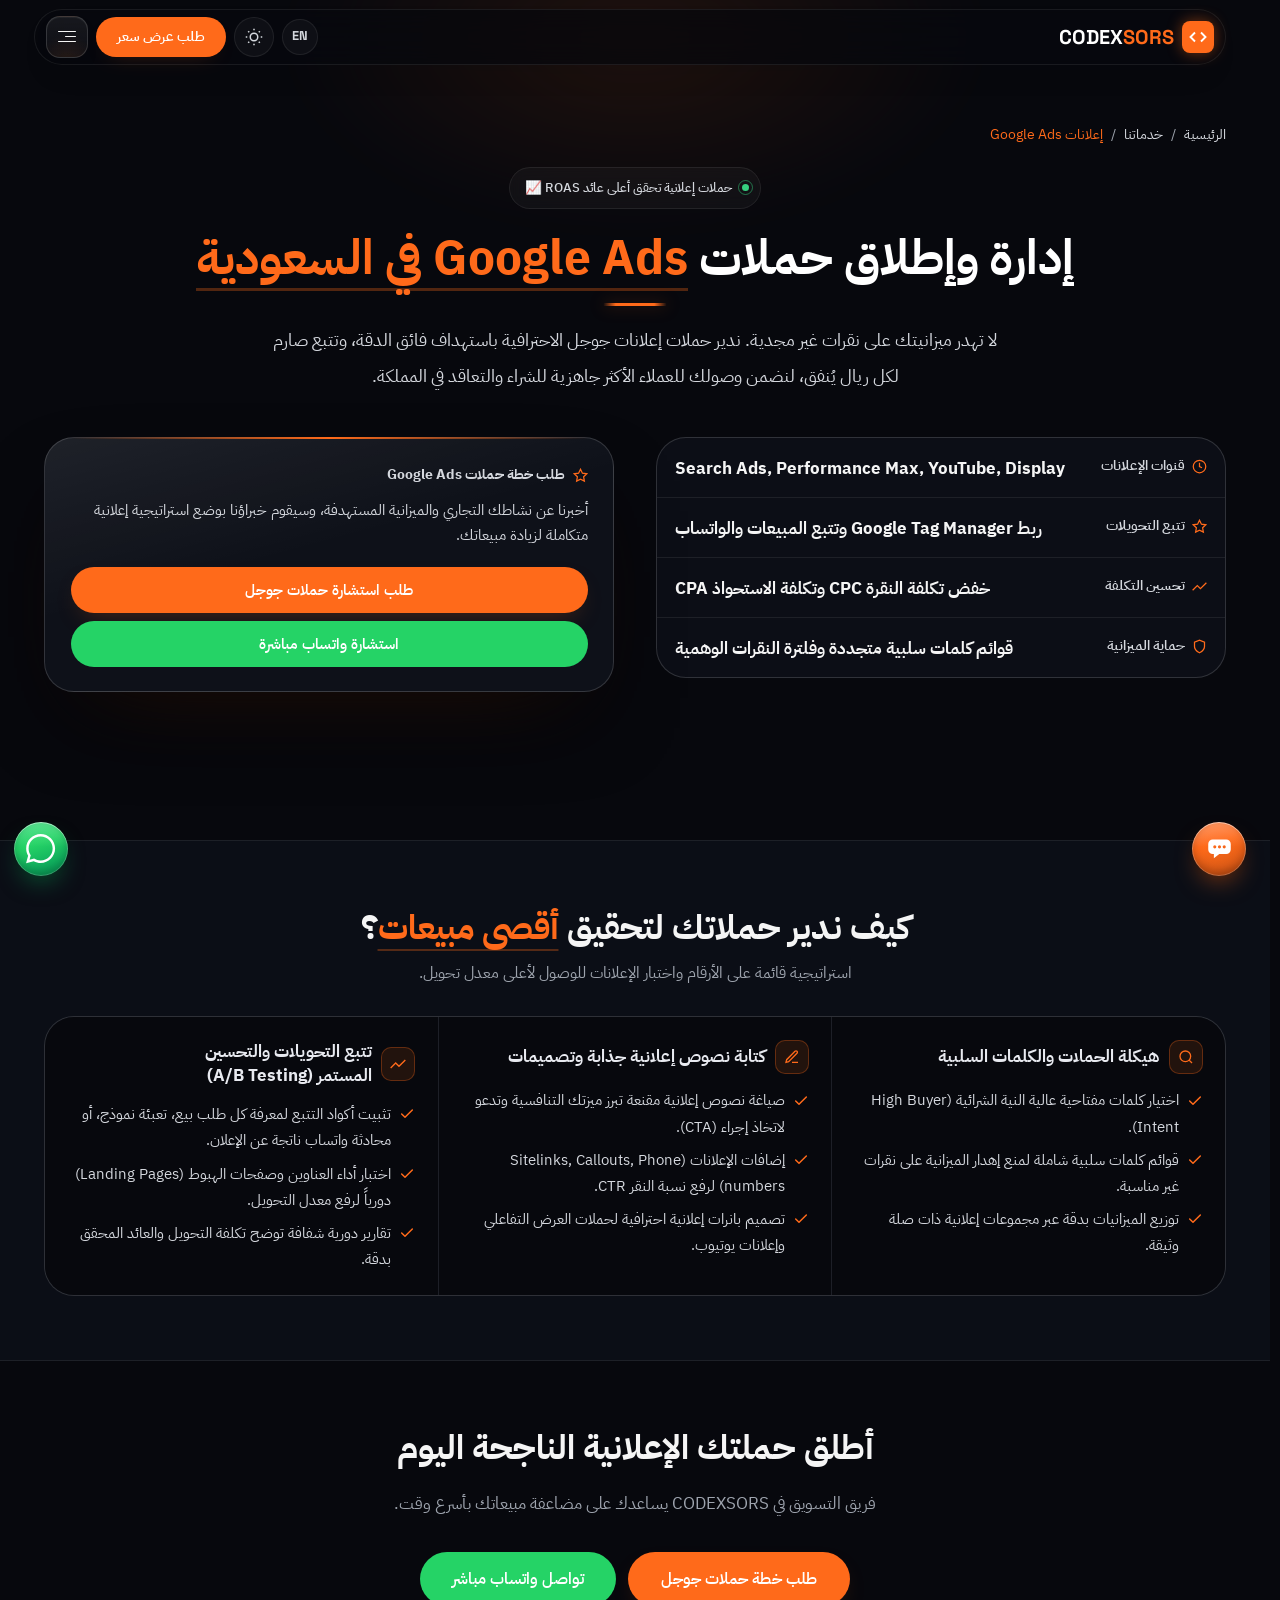
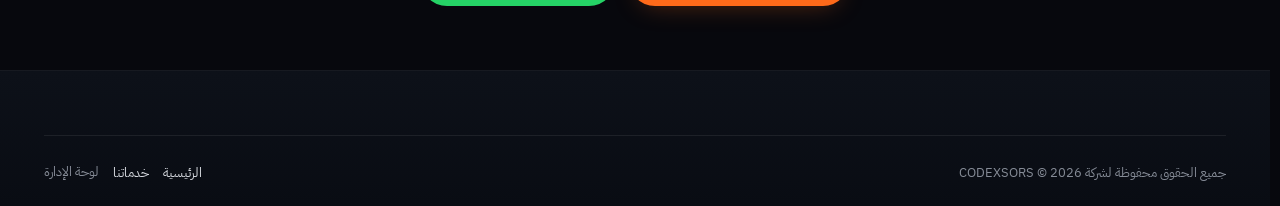
<file: services/google-ads.html>
﻿<!DOCTYPE html>
<html lang="ar" dir="rtl" data-theme="dark">
<head>
  <meta charset="utf-8">
  <meta name="viewport" content="width=device-width, initial-scale=1, viewport-fit=cover">
  <meta name="theme-color" content="#07080D">
  <meta name="color-scheme" content="dark light">

  <title>إدارة حملات إعلانات جوجل Google Ads في السعودية | CODEXSORS</title>
  <meta name="description" content="خدمة إدارة حملات Google Ads الممولة في السعودية من CODEXSORS. استهداف كلمات البحث، إعلانات يوتيوب، حملات الأداء الأقصى Performance Max، ورفع العائد الإعلاني ROAS.">
  <meta name="keywords" content="اعلانات جوجل السعودية, ادارة حملات قوقل ادز, اعلانات يوتيوب الممولة, اعلانات البحث قوقل, تسويق رقمي بالرياض, Google Ads كودكس سورس">
  <meta name="author" content="CODEXSORS">
  <meta name="robots" content="index, follow">

  <link rel="canonical" href="https://codexsors.com/services/google-ads.html">
  <meta property="og:type" content="article">
  <meta property="og:site_name" content="CODEXSORS">
  <meta property="og:title" content="إدارة حملات إعلانات جوجل Google Ads في السعودية | CODEXSORS">
  <meta property="og:description" content="حقق أعلى عائد على استثمارك الإعلاني مع حملات Google Ads تستهدف العملاء المستعدين للشراء في السعودية فور بحثهم.">

  <!-- Google Fonts -->
  <link rel="preconnect" href="https://fonts.googleapis.com">
  <link rel="preconnect" href="https://fonts.gstatic.com" crossorigin>
  <link href="https://fonts.googleapis.com/css2?family=IBM+Plex+Sans+Arabic:wght@400;500;600;700;800&family=Space+Grotesk:wght@500;600;700;800&display=swap" rel="stylesheet">

  <link rel="icon" type="image/svg+xml" href="../favicon.svg">
  <link rel="alternate icon" href="../favicon.ico">
  <link rel="apple-touch-icon" href="../apple-touch-icon.png">
  <link rel="stylesheet" href="../assets/css/site.css">
  <link rel="stylesheet" href="../assets/css/service-details.css">
  <link rel="stylesheet" href="../assets/css/codexsors-addons.css">

  <script type="application/ld+json">
  {
    "@context": "https://schema.org",
    "@type": "Service",
    "serviceType": "Google Ads Campaign Management",
    "name": "إدارة حملات إعلانات جوجل Google Ads في السعودية",
    "provider": {
      "@type": "ProfessionalService",
      "name": "CODEXSORS",
      "url": "https://codexsors.com",
      "telephone": "+966542572634"
    },
    "areaServed": "Saudi Arabia",
    "description": "إعداد وإدارة حملات إعلانات قوقل الممولة، شبكة البحث، يوتيوب، وحملات Performance Max لتعظيم المبيعات وتقليل كلفة الاستحواذ."
  }
  </script>
</head>
<body class="page-service sd">

  <header class="site-header" id="siteHeader">
    <div class="header-inner">
      <a class="brand" href="../index.html">
        <span class="brand-text-logo">
          <span class="brand-badge-icon"><svg width="18" height="18" viewBox="0 0 24 24" fill="none" stroke="currentColor" stroke-width="2.5"><polyline points="16 18 22 12 16 6"/><polyline points="8 6 2 12 8 18"/></svg></span>
          <span>CODEX<span style="color: var(--primary);">SORS</span></span>
        </span>
      </a>
      <nav class="nav" id="siteNav">
        <span class="nav-ind" aria-hidden="true"></span>
        <ul class="nav-list">
          <li><a class="nav-link" href="../index.html#hero">الرئيسية</a></li>
          <li><a class="nav-link is-active" href="../index.html#services">خدماتنا</a></li>
          <li><a class="nav-link" href="../index.html#calculator">حاسبة المشروع</a></li>
          <li><a class="nav-link" href="../index.html#process">خطوات العمل</a></li>
          <li><a class="nav-link" href="../index.html#faq">الأسئلة الشائعة</a></li>
          <li><a class="nav-link" href="../index.html#contact">تواصل معنا</a></li>
        </ul>
      </nav>
      <div class="header-actions">
        <button class="lang-pill-btn" id="langSwitcher" aria-label="Switch to English">EN</button>
        <button class="hdr-control theme-toggle" data-theme-toggle type="button" aria-label="تبديل السمة">
          <svg class="icon icon--sun" viewBox="0 0 24 24" fill="none" stroke="currentColor" stroke-width="2"><circle cx="12" cy="12" r="5"/><line x1="12" y1="1" x2="12" y2="3"/><line x1="12" y1="21" x2="12" y2="23"/><line x1="4.22" y1="4.22" x2="5.64" y2="5.64"/><line x1="18.36" y1="18.36" x2="19.78" y2="19.78"/><line x1="1" y1="12" x2="3" y2="12"/><line x1="21" y1="12" x2="23" y2="12"/><line x1="4.22" y1="19.78" x2="5.64" y2="18.36"/><line x1="18.36" y1="5.64" x2="19.78" y2="4.22"/></svg>
          <svg class="icon icon--moon" viewBox="0 0 24 24" fill="none" stroke="currentColor" stroke-width="2"><path d="M21 12.79A9 9 0 1 1 11.21 3 7 7 0 0 0 21 12.79z"/></svg>
        </button>
        <a class="header-cta btn btn--primary open-quote-modal-btn" href="#contact">طلب عرض سعر</a>
        <button class="burger" id="navToggle" type="button" aria-label="القائمة" aria-expanded="false"><span class="burger-lines"><i></i><i></i><i></i></span></button>
      </div>
    </div>
  </header>

  <div class="nav-scrim" id="navScrim" hidden></div>
  <nav class="md-drawer" id="mobileNav" aria-hidden="true">
    <div class="md-head">
      <a class="md-brand" href="../index.html"><span class="brand-text-logo" style="font-size:1.1rem"><span>CODEX<span style="color:var(--primary)">SORS</span></span></span></a>
      <button class="md-close" id="navClose" type="button" aria-label="إغلاق"><svg class="icon" width="18" height="18" viewBox="0 0 24 24" fill="none" stroke="currentColor" stroke-width="2"><line x1="18" y1="6" x2="6" y2="18"/><line x1="6" y1="6" x2="18" y2="18"/></svg></button>
    </div>
    <div class="md-body">
      <ul class="md-list">
        <li class="md-group"><a class="md-item" href="../index.html#hero"><span class="md-label">الرئيسية</span></a></li>
        <li class="md-group"><a class="md-item is-active" href="../index.html#services"><span class="md-label">خدماتنا</span></a></li>
        <li class="md-group"><a class="md-item" href="../index.html#calculator"><span class="md-label">حاسبة المشروع</span></a></li>
        <li class="md-group"><a class="md-item" href="../index.html#contact"><span class="md-label">تواصل معنا</span></a></li>
      </ul>
    </div>
  </nav>

  <section class="sd-sec sd-hero">
    <div class="sd-hero__glow"></div>
    <div class="container">
      <nav style="display:flex; align-items:center; gap:8px; font-size:0.85rem; color:var(--text-muted); margin-bottom:1.2rem;">
        <a href="../index.html" style="color:var(--text-secondary);">الرئيسية</a>
        <span>/</span>
        <a href="../index.html#services" style="color:var(--text-secondary);">خدماتنا</a>
        <span>/</span>
        <span style="color:var(--primary);">إعلانات Google Ads</span>
      </nav>

      <div class="sd-hero__title">
        <span class="hero-badge" style="margin-bottom:1rem;"><i class="pulse"></i>حملات إعلانية تحقق أعلى عائد ROAS 📈</span>
        <h1 class="sd-title">
          <span class="sd-title__part">إدارة وإطلاق حملات</span>
          <span class="sd-title__part"><span class="hl">Google Ads في السعودية</span></span>
        </h1>
        <p class="lead" style="margin-top:1rem; color:var(--text-secondary); text-align:center; max-width:68ch;">
          لا تهدر ميزانيتك على نقرات غير مجدية. ندير حملات إعلانات جوجل الاحترافية باستهداف فائق الدقة، وتتبع صارم لكل ريال يُنفق، لنضمن وصولك للعملاء الأكثر جاهزية للشراء والتعاقد في المملكة.
        </p>
      </div>

      <div class="sd-hero__grid">
        <dl class="sd-facts">
          <div class="sd-fact">
            <dt><svg class="icon" viewBox="0 0 24 24" fill="none" stroke="currentColor" stroke-width="2"><circle cx="12" cy="12" r="10"/><polyline points="12 6 12 12 16 14"/></svg>قنوات الإعلانات</dt>
            <dd>Search Ads, Performance Max, YouTube, Display</dd>
          </div>
          <div class="sd-fact">
            <dt><svg class="icon" viewBox="0 0 24 24" fill="none" stroke="currentColor" stroke-width="2"><polygon points="12 2 15.09 8.26 22 9.27 17 14.14 18.18 21.02 12 17.77 5.82 21.02 7 14.14 2 9.27 8.91 8.26 12 2"/></svg>تتبع التحويلات</dt>
            <dd class="sd-fact__accent">ربط Google Tag Manager وتتبع المبيعات والواتساب</dd>
          </div>
          <div class="sd-fact">
            <dt><svg class="icon" viewBox="0 0 24 24" fill="none" stroke="currentColor" stroke-width="2"><polyline points="23 6 13.5 15.5 8.5 10.5 1 18"/></svg>تحسين التكلفة</dt>
            <dd>خفض تكلفة النقرة CPC وتكلفة الاستحواذ CPA</dd>
          </div>
          <div class="sd-fact">
            <dt><svg class="icon" viewBox="0 0 24 24" fill="none" stroke="currentColor" stroke-width="2"><path d="M12 22s8-4 8-10V5l-8-3-8 3v7c0 6 8 10 8 10z"/></svg>حماية الميزانية</dt>
            <dd>قوائم كلمات سلبية متجددة وفلترة النقرات الوهمية</dd>
          </div>
        </dl>

        <div class="sd-quote">
          <div class="sd-quote__head">
            <svg class="icon" viewBox="0 0 24 24" fill="none" stroke="currentColor" stroke-width="2"><polygon points="12 2 15.09 8.26 22 9.27 17 14.14 18.18 21.02 12 17.77 5.82 21.02 7 14.14 2 9.27 8.91 8.26 12 2"/></svg>
            <span>طلب خطة حملات Google Ads</span>
          </div>
          <p style="font-size:0.92rem; color:var(--text-secondary); line-height:1.7; margin-bottom:1.2rem;">
            أخبرنا عن نشاطك التجاري والميزانية المستهدفة، وسيقوم خبراؤنا بوضع استراتيجية إعلانية متكاملة لزيادة مبيعاتك.
          </p>
          <div style="display:flex; flex-direction:column; gap:8px;">
            <button class="btn btn--primary open-quote-modal-btn" data-service="إعداد وإدارة الحملات الإعلانية على Google Ads" style="width:100%; justify-content:center;">طلب استشارة حملات جوجل</button>
            <a class="btn btn--wa" href="https://wa.me/966542572634?text=%D8%A7%D9%84%D8%B3%D9%84%D8%A7%D9%85%20%D8%B9%D9%84%D9%8A%D9%83%D9%85%D8%8C%20%D8%A3%D9%88%D8%AF%20%D8%A7%D9%84%D8%A7%D8%B3%D8%AA%D9%81%D8%B3%D8%A7%D8%B1%20%D8%B9%D9%86%20%D8%AE%D8%AF%D9%85%D8%A9%20%D8%A5%D8%AF%D8%A7%D8%B1%D8%A9%20%D8%AD%D9%85%D9%84%D8%A7%D8%AA%20Google%20Ads" target="_blank" rel="noopener noreferrer" style="width:100%; justify-content:center;">استشارة واتساب مباشرة</a>
          </div>
        </div>
      </div>
    </div>
  </section>

  <!-- Deliverables -->
  <section class="sd-sec sd-sec--alt">
    <div class="container">
      <div class="sd-head sd-head--center">
        <h2 class="sd-h2">كيف ندير حملاتك لتحقيق <span class="hl">أقصى مبيعات</span>؟</h2>
        <p class="sd-sub">استراتيجية قائمة على الأرقام واختبار الإعلانات للوصول لأعلى معدل تحويل.</p>
      </div>

      <div class="sd-spec" style="margin-top:1.8rem;">
        <div class="sd-spec__col">
          <h3 class="sd-spec__title">
            <span class="sd-spec__ico"><svg class="icon" viewBox="0 0 24 24" fill="none" stroke="currentColor" stroke-width="2"><circle cx="11" cy="11" r="8"/><line x1="21" y1="21" x2="16.65" y2="16.65"/></svg></span>
            هيكلة الحملات والكلمات السلبية
          </h3>
          <ul>
            <li><svg class="sd-check" width="16" height="16" viewBox="0 0 24 24"><polyline points="20 6 9 17 4 12"/></svg>اختيار كلمات مفتاحية عالية النية الشرائية (High Buyer Intent).</li>
            <li><svg class="sd-check" width="16" height="16" viewBox="0 0 24 24"><polyline points="20 6 9 17 4 12"/></svg>قوائم كلمات سلبية شاملة لمنع إهدار الميزانية على نقرات غير مناسبة.</li>
            <li><svg class="sd-check" width="16" height="16" viewBox="0 0 24 24"><polyline points="20 6 9 17 4 12"/></svg>توزيع الميزانيات بدقة عبر مجموعات إعلانية ذات صلة وثيقة.</li>
          </ul>
        </div>

        <div class="sd-spec__col">
          <h3 class="sd-spec__title">
            <span class="sd-spec__ico"><svg class="icon" viewBox="0 0 24 24" fill="none" stroke="currentColor" stroke-width="2"><path d="M12 20h9"/><path d="M16.5 3.5a2.121 2.121 0 0 1 3 3L7 19l-4 1 1-4L16.5 3.5z"/></svg></span>
            كتابة نصوص إعلانية جذابة وتصميمات
          </h3>
          <ul>
            <li><svg class="sd-check" width="16" height="16" viewBox="0 0 24 24"><polyline points="20 6 9 17 4 12"/></svg>صياغة نصوص إعلانية مقنعة تبرز ميزتك التنافسية وتدعو لاتخاذ إجراء (CTA).</li>
            <li><svg class="sd-check" width="16" height="16" viewBox="0 0 24 24"><polyline points="20 6 9 17 4 12"/></svg>إضافات الإعلانات (Sitelinks, Callouts, Phone numbers) لرفع نسبة النقر CTR.</li>
            <li><svg class="sd-check" width="16" height="16" viewBox="0 0 24 24"><polyline points="20 6 9 17 4 12"/></svg>تصميم بانرات إعلانية احترافية لحملات العرض التفاعلي وإعلانات يوتيوب.</li>
          </ul>
        </div>

        <div class="sd-spec__col">
          <h3 class="sd-spec__title">
            <span class="sd-spec__ico"><svg class="icon" viewBox="0 0 24 24" fill="none" stroke="currentColor" stroke-width="2"><polyline points="23 6 13.5 15.5 8.5 10.5 1 18"/></svg></span>
            تتبع التحويلات والتحسين المستمر (A/B Testing)
          </h3>
          <ul>
            <li><svg class="sd-check" width="16" height="16" viewBox="0 0 24 24"><polyline points="20 6 9 17 4 12"/></svg>تثبيت أكواد التتبع لمعرفة كل طلب بيع، تعبئة نموذج، أو محادثة واتساب ناتجة عن الإعلان.</li>
            <li><svg class="sd-check" width="16" height="16" viewBox="0 0 24 24"><polyline points="20 6 9 17 4 12"/></svg>اختبار أداء العناوين وصفحات الهبوط (Landing Pages) دورياً لرفع معدل التحويل.</li>
            <li><svg class="sd-check" width="16" height="16" viewBox="0 0 24 24"><polyline points="20 6 9 17 4 12"/></svg>تقارير دورية شفافة توضح تكلفة التحويل والعائد المحقق بدقة.</li>
          </ul>
        </div>
      </div>
    </div>
  </section>

  <!-- CTA -->
  <section class="sd-sec" id="contact">
    <div class="container" style="text-align:center; max-width:720px;">
      <h2 class="sd-h2">أطلق حملتك الإعلانية الناجحة اليوم</h2>
      <p style="color:var(--text-muted); font-size:1.05rem; margin:1rem 0 2rem;">فريق التسويق في CODEXSORS يساعدك على مضاعفة مبيعاتك بأسرع وقت.</p>
      <div style="display:flex; justify-content:center; gap:12px; flex-wrap:wrap;">
        <button class="btn btn--primary btn--lg open-quote-modal-btn" data-service="إعداد وإدارة الحملات الإعلانية على Google Ads">طلب خطة حملات جوجل</button>
        <a class="btn btn--wa btn--lg" href="https://wa.me/966542572634?text=%D8%A7%D9%84%D8%B3%D9%84%D8%A7%D9%85%20%D8%B9%D9%84%D9%8A%D9%83%D9%85%D8%8C%20%D8%A3%D9%88%D8%AF%20%D8%A5%D8%B7%D9%84%D8%A7%D9%82%20%D8%AD%D9%85%D9%84%D8%A9%20%D8%A5%D8%B9%D9%84%D8%A7%D9%86%D9%8A%D8%A9%20%D8%B9%D9%84%D9%89%20Google%20Ads%20%D9%85%D8%B9%20CODEXSORS" target="_blank" rel="noopener noreferrer">تواصل واتساب مباشر</a>
      </div>
    </div>
  </section>

  <!-- Footer -->
  <footer class="site-footer sf">
    <div class="sf-wrap">
      <div style="border-top:1px solid var(--border); padding-top:24px; display:flex; align-items:center; justify-content:space-between; flex-wrap:wrap; gap:12px; font-size:0.84rem; color:var(--text-faint);">
        <span>جميع الحقوق محفوظة لشركة CODEXSORS © 2026</span>
        <div style="display:flex; gap:14px;"><a href="../index.html" style="color:var(--text-secondary);">الرئيسية</a><a href="../index.html#services" style="color:var(--text-secondary);">خدماتنا</a><a href="javascript:void(0)" class="admin-secret-trigger" style="color:var(--text-faint); cursor:pointer; user-select:none;">لوحة الإدارة</a></div>
      </div>
    </div>
  </footer>

  <div class="fab-rail fab-rail--wa"><a class="fab fab--wa" href="https://wa.me/966542572634" target="_blank" rel="noopener noreferrer"><svg class="icon" viewBox="0 0 24 24" fill="currentColor"><path d="M.057 24l1.687-6.163c-1.041-1.804-1.588-3.849-1.587-5.946.003-6.556 5.338-11.891 11.893-11.891 3.181.001 6.167 1.24 8.413 3.488 2.245 2.248 3.481 5.236 3.48 8.414-.003 6.557-5.338 11.892-11.893 11.892-1.99-.001-3.951-.5-5.688-1.448l-6.305 1.654zm6.597-3.807c1.676.995 3.276 1.591 5.392 1.592 5.448 0 9.886-4.434 9.889-9.885.002-5.462-4.415-9.89-9.881-9.892-5.452 0-9.887 4.434-9.889 9.884-.001 2.225.651 3.891 1.746 5.634l-.999 3.648 3.742-.981z"/></svg></a></div>
  <div class="fab-rail fab-rail--hub"><button class="fab fab--contact open-quote-modal-btn" type="button"><svg class="icon icon--open" viewBox="0 0 24 24" fill="currentColor"><path fill-rule="evenodd" d="M6 3h12a4 4 0 0 1 4 4v5a4 4 0 0 1-4 4h-6.2L7 19.8V16H6a4 4 0 0 1-4-4V7a4 4 0 0 1 4-4Zm1.8 5.2a1.4 1.4 0 1 0 0 2.8 1.4 1.4 0 0 0 0-2.8Zm4.2 0a1.4 1.4 0 1 0 0 2.8 1.4 1.4 0 0 0 0-2.8Zm4.2 0a1.4 1.4 0 1 0 0 2.8 1.4 1.4 0 0 0 0-2.8Z"/></svg></button></div>

  <!-- Mobile Bottom Tab Bar -->
  <nav class="bnav" style="--bnav-cols:5">
    <a class="bnav-item" href="../index.html#hero"><span class="bnav-ico"><svg class="icon" viewBox="0 0 24 24" fill="none" stroke="currentColor" stroke-width="1.8"><path d="M4 10.4 12 4l8 6.4V19a1.5 1.5 0 0 1-1.5 1.5h-13A1.5 1.5 0 0 1 4 19Z"/></svg></span><span class="bnav-label">الرئيسية</span></a>
    <a class="bnav-item is-active" href="../index.html#services"><span class="bnav-ico"><svg class="icon" viewBox="0 0 24 24" fill="none" stroke="currentColor" stroke-width="1.8"><path d="m12 3 9 5-9 5-9-5Z"/></svg></span><span class="bnav-label">خدماتنا</span></a>
    <a class="bnav-item" href="../index.html#calculator"><span class="bnav-ico"><svg class="icon" viewBox="0 0 24 24" fill="none" stroke="currentColor" stroke-width="1.8"><rect x="3" y="7" width="18" height="13" rx="2"/></svg></span><span class="bnav-label">الحاسبة</span></a>
    <a class="bnav-item" href="../index.html#contact"><span class="bnav-ico"><svg class="icon" viewBox="0 0 24 24" fill="none" stroke="currentColor" stroke-width="1.8"><rect x="2.5" y="4.5" width="19" height="15" rx="2.5"/></svg></span><span class="bnav-label">تواصل</span></a>
  </nav>

  <!-- Quote Modal Dialog -->
  <div class="codex-modal-overlay" id="quoteModalOverlay">
    <div class="codex-modal-box">
      <button class="codex-modal-close" id="modalCloseBtn" aria-label="إغلاق"><svg width="18" height="18" viewBox="0 0 24 24" fill="none" stroke="currentColor" stroke-width="2"><line x1="18" y1="6" x2="6" y2="18"/><line x1="6" y1="6" x2="18" y2="18"/></svg></button>
      <span class="hero-badge" style="margin-bottom:12px;"><i class="pulse"></i>طلب عرض سعر مشروع</span>
      <h3 style="font-size:1.4rem; font-weight:800; margin-bottom:6px; color:#FFF;">إدارة إعلانات Google Ads</h3>
      <p style="color:var(--text-muted); font-size:0.9rem; margin-bottom:20px;">املأ البيانات وسيقوم خبير الإعلانات بالرد عليك باستراتيجية وعرض مخصص.</p>
      <form id="modalQuoteForm">
        <div style="margin-bottom:14px;"><label style="display:block; font-size:0.85rem; font-weight:600; margin-bottom:5px;">الاسم الكامل *</label><input type="text" name="client_name" class="codex-form-control" placeholder="مثال: خالد المطيري" required></div>
        <div style="margin-bottom:14px;"><label style="display:block; font-size:0.85rem; font-weight:600; margin-bottom:5px;">رقم الجوال / الواتساب *</label><input type="tel" name="client_phone" class="codex-form-control" placeholder="05XXXXXXXX" required></div>
        <div style="margin-bottom:14px;"><label style="display:block; font-size:0.85rem; font-weight:600; margin-bottom:5px;">نوع الخدمة</label><input type="text" name="client_service" class="codex-form-control" value="إعداد وإدارة الحملات الإعلانية على Google Ads" readonly></div>
        <div style="margin-bottom:18px;"><label style="display:block; font-size:0.85rem; font-weight:600; margin-bottom:5px;">تفاصيل الحملة والميزانية المقترحة</label><textarea name="client_details" class="codex-form-control" style="min-height:80px;" placeholder="رابط المتجر أو الموقع، الميزانية الشهرية التقريبية، والهدف (مبيعات/عملاء محتملون)..."></textarea></div>
        <div style="display:flex; gap:10px;"><button type="submit" class="btn btn--primary" style="flex:1; justify-content:center;">إرسال الطلب</button><button type="button" class="btn btn--wa" id="modalFormWhatsAppBtn" style="flex:1; justify-content:center;">إرسال عبر واتساب</button></div>
      </form>
    </div>
  </div>

  <script src="../assets/js/i18n.js"></script>
  <script src="../assets/js/main.js"></script>
  <script src="../assets/js/site.js"></script>
</body>
</html>
</file>
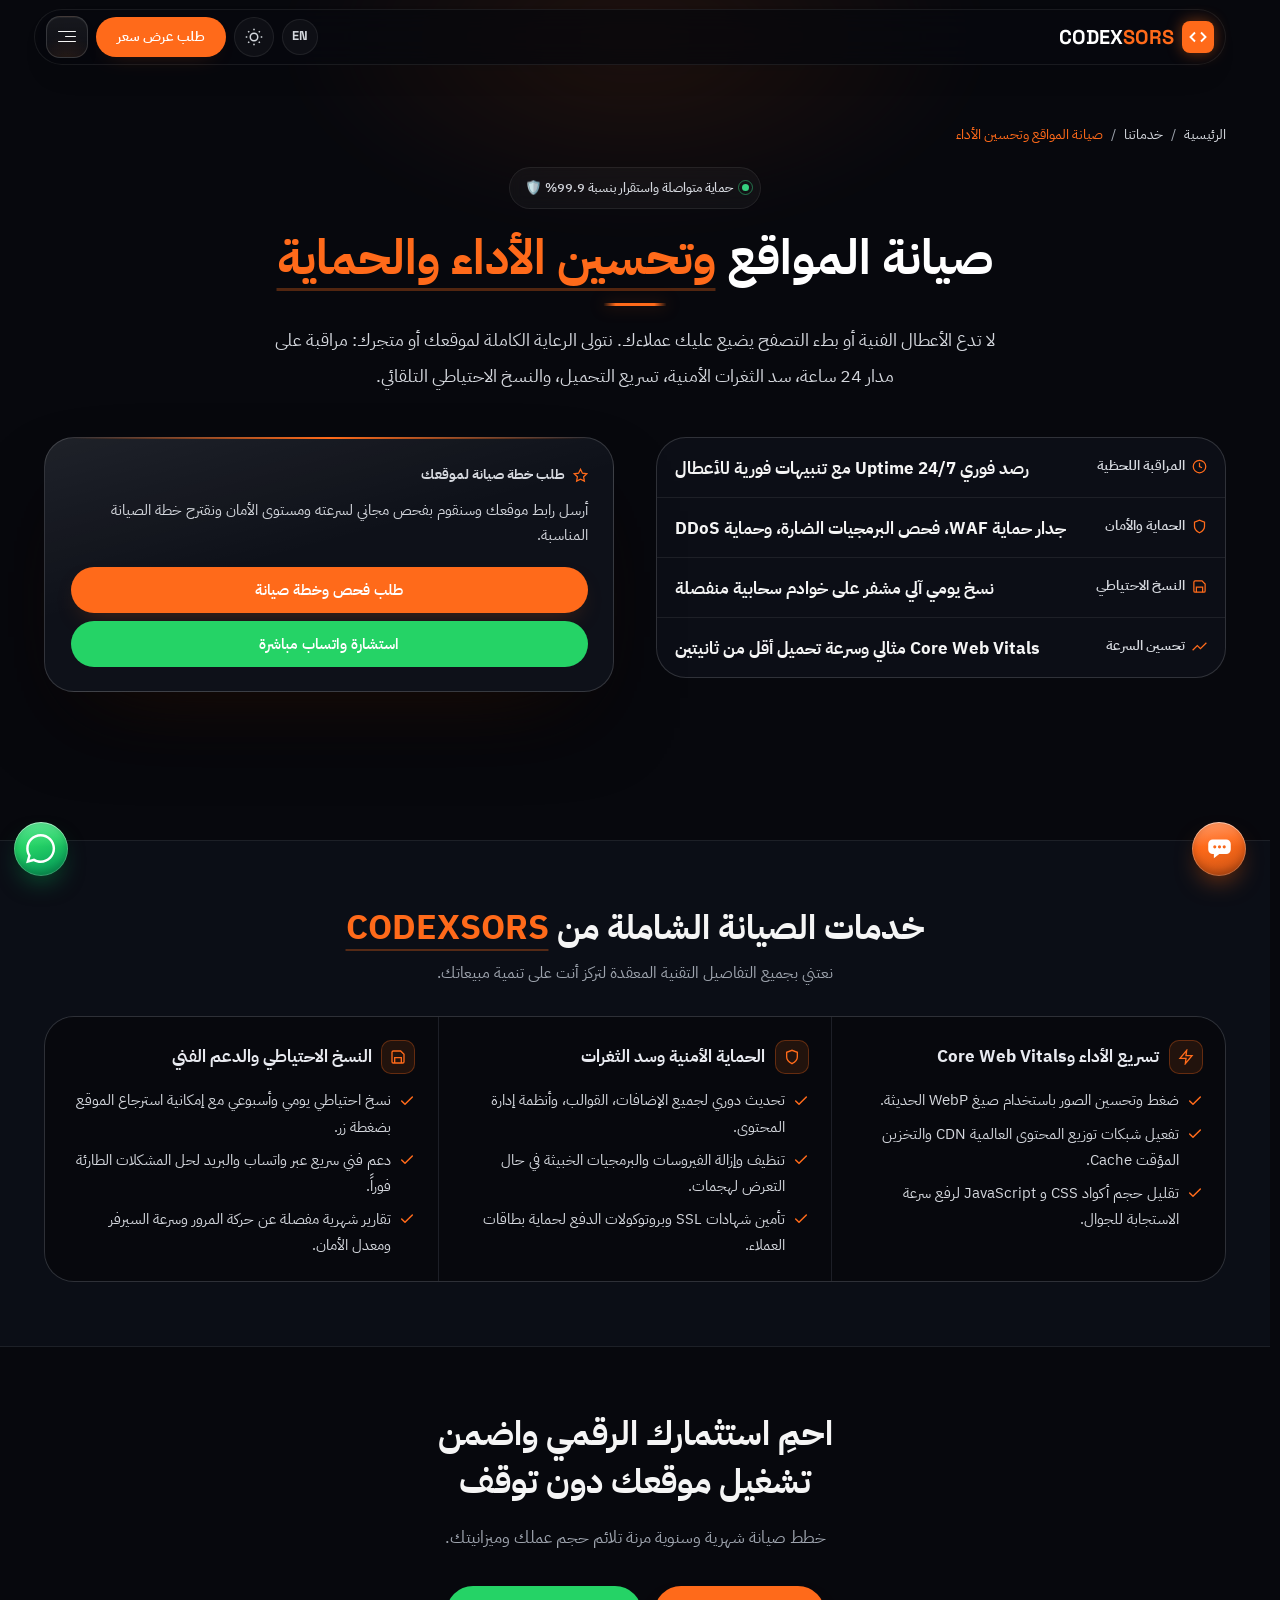
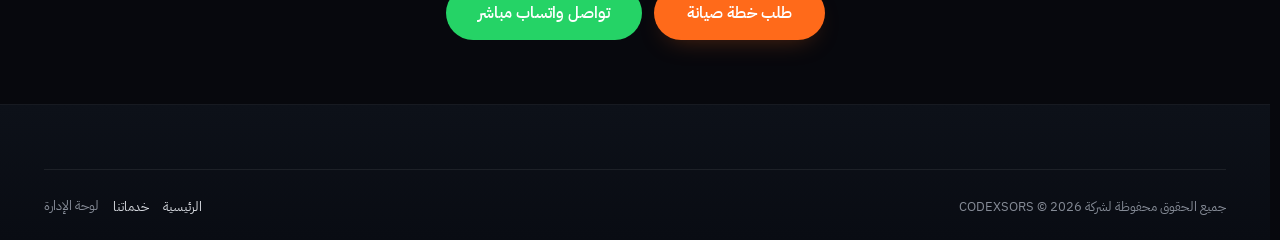
<file: services/maintenance.html>
﻿<!DOCTYPE html>
<html lang="ar" dir="rtl" data-theme="dark">
<head>
  <meta charset="utf-8">
  <meta name="viewport" content="width=device-width, initial-scale=1, viewport-fit=cover">
  <meta name="theme-color" content="#07080D">
  <meta name="color-scheme" content="dark light">

  <title>صيانة المواقع وتحسين الأداء والحماية في السعودية | CODEXSORS</title>
  <meta name="description" content="خدمة صيانة المواقع والمتاجر الإلكترونية، حماية الخوادم، وتسريع الأداء من CODEXSORS. مراقبة 24/7، نسخ احتياطي يومي، وتحديثات دورية تضمن استقرار موقعك.">
  <meta name="keywords" content="صيانة مواقع الكترونية, تسريع المواقع, حماية المواقع من الاختراق, دعم فني للمواقع, صيانة متاجر ووردبريس وسلة, كودكس سورس">
  <meta name="author" content="CODEXSORS">
  <meta name="robots" content="index, follow">

  <link rel="canonical" href="https://codexsors.com/services/maintenance.html">
  <meta property="og:type" content="article">
  <meta property="og:site_name" content="CODEXSORS">
  <meta property="og:title" content="صيانة المواقع وتحسين الأداء والحماية في السعودية | CODEXSORS">
  <meta property="og:description" content="حافظ على أمان موقعك وسرعته الفائقة وتجنب التوقف المفاجئ مع خدمات الدعم الفني الشامل والمراقبة اللحظية على مدار الساعة.">

  <!-- Google Fonts -->
  <link rel="preconnect" href="https://fonts.googleapis.com">
  <link rel="preconnect" href="https://fonts.gstatic.com" crossorigin>
  <link href="https://fonts.googleapis.com/css2?family=IBM+Plex+Sans+Arabic:wght@400;500;600;700;800&family=Space+Grotesk:wght@500;600;700;800&display=swap" rel="stylesheet">

  <link rel="icon" type="image/svg+xml" href="../favicon.svg">
  <link rel="alternate icon" href="../favicon.ico">
  <link rel="apple-touch-icon" href="../apple-touch-icon.png">
  <link rel="stylesheet" href="../assets/css/site.css">
  <link rel="stylesheet" href="../assets/css/service-details.css">
  <link rel="stylesheet" href="../assets/css/codexsors-addons.css">

  <script type="application/ld+json">
  {
    "@context": "https://schema.org",
    "@type": "Service",
    "serviceType": "Website Maintenance & Optimization",
    "name": "صيانة المواقع وتحسين الأداء والحماية في السعودية",
    "provider": {
      "@type": "ProfessionalService",
      "name": "CODEXSORS",
      "url": "https://codexsors.com",
      "telephone": "+966542572634"
    },
    "areaServed": "Saudi Arabia",
    "description": "صيانة دورية، حماية أمنية، تسريع أداء، ودعم فني متخصص على مدار الساعة للمواقع والمتاجر."
  }
  </script>
</head>
<body class="page-service sd">

  <header class="site-header" id="siteHeader">
    <div class="header-inner">
      <a class="brand" href="../index.html">
        <span class="brand-text-logo">
          <span class="brand-badge-icon"><svg width="18" height="18" viewBox="0 0 24 24" fill="none" stroke="currentColor" stroke-width="2.5"><polyline points="16 18 22 12 16 6"/><polyline points="8 6 2 12 8 18"/></svg></span>
          <span>CODEX<span style="color: var(--primary);">SORS</span></span>
        </span>
      </a>
      <nav class="nav" id="siteNav">
        <span class="nav-ind" aria-hidden="true"></span>
        <ul class="nav-list">
          <li><a class="nav-link" href="../index.html#hero">الرئيسية</a></li>
          <li><a class="nav-link is-active" href="../index.html#services">خدماتنا</a></li>
          <li><a class="nav-link" href="../index.html#calculator">حاسبة المشروع</a></li>
          <li><a class="nav-link" href="../index.html#process">خطوات العمل</a></li>
          <li><a class="nav-link" href="../index.html#faq">الأسئلة الشائعة</a></li>
          <li><a class="nav-link" href="../index.html#contact">تواصل معنا</a></li>
        </ul>
      </nav>
      <div class="header-actions">
        <button class="lang-pill-btn" id="langSwitcher" aria-label="Switch to English">EN</button>
        <button class="hdr-control theme-toggle" data-theme-toggle type="button" aria-label="تبديل السمة">
          <svg class="icon icon--sun" viewBox="0 0 24 24" fill="none" stroke="currentColor" stroke-width="2"><circle cx="12" cy="12" r="5"/><line x1="12" y1="1" x2="12" y2="3"/><line x1="12" y1="21" x2="12" y2="23"/><line x1="4.22" y1="4.22" x2="5.64" y2="5.64"/><line x1="18.36" y1="18.36" x2="19.78" y2="19.78"/><line x1="1" y1="12" x2="3" y2="12"/><line x1="21" y1="12" x2="23" y2="12"/><line x1="4.22" y1="19.78" x2="5.64" y2="18.36"/><line x1="18.36" y1="5.64" x2="19.78" y2="4.22"/></svg>
          <svg class="icon icon--moon" viewBox="0 0 24 24" fill="none" stroke="currentColor" stroke-width="2"><path d="M21 12.79A9 9 0 1 1 11.21 3 7 7 0 0 0 21 12.79z"/></svg>
        </button>
        <a class="header-cta btn btn--primary open-quote-modal-btn" href="#contact">طلب عرض سعر</a>
        <button class="burger" id="navToggle" type="button" aria-label="القائمة" aria-expanded="false"><span class="burger-lines"><i></i><i></i><i></i></span></button>
      </div>
    </div>
  </header>

  <div class="nav-scrim" id="navScrim" hidden></div>
  <nav class="md-drawer" id="mobileNav" aria-hidden="true">
    <div class="md-head">
      <a class="md-brand" href="../index.html"><span class="brand-text-logo" style="font-size:1.1rem"><span>CODEX<span style="color:var(--primary)">SORS</span></span></span></a>
      <button class="md-close" id="navClose" type="button" aria-label="إغلاق"><svg class="icon" width="18" height="18" viewBox="0 0 24 24" fill="none" stroke="currentColor" stroke-width="2"><line x1="18" y1="6" x2="6" y2="18"/><line x1="6" y1="6" x2="18" y2="18"/></svg></button>
    </div>
    <div class="md-body">
      <ul class="md-list">
        <li class="md-group"><a class="md-item" href="../index.html#hero"><span class="md-label">الرئيسية</span></a></li>
        <li class="md-group"><a class="md-item is-active" href="../index.html#services"><span class="md-label">خدماتنا</span></a></li>
        <li class="md-group"><a class="md-item" href="../index.html#calculator"><span class="md-label">حاسبة المشروع</span></a></li>
        <li class="md-group"><a class="md-item" href="../index.html#contact"><span class="md-label">تواصل معنا</span></a></li>
      </ul>
    </div>
  </nav>

  <section class="sd-sec sd-hero">
    <div class="sd-hero__glow"></div>
    <div class="container">
      <nav style="display:flex; align-items:center; gap:8px; font-size:0.85rem; color:var(--text-muted); margin-bottom:1.2rem;">
        <a href="../index.html" style="color:var(--text-secondary);">الرئيسية</a>
        <span>/</span>
        <a href="../index.html#services" style="color:var(--text-secondary);">خدماتنا</a>
        <span>/</span>
        <span style="color:var(--primary);">صيانة المواقع وتحسين الأداء</span>
      </nav>

      <div class="sd-hero__title">
        <span class="hero-badge" style="margin-bottom:1rem;"><i class="pulse"></i>حماية متواصلة واستقرار بنسبة 99.9% 🛡️</span>
        <h1 class="sd-title">
          <span class="sd-title__part">صيانة المواقع</span>
          <span class="sd-title__part"><span class="hl">وتحسين الأداء والحماية</span></span>
        </h1>
        <p class="lead" style="margin-top:1rem; color:var(--text-secondary); text-align:center; max-width:68ch;">
          لا تدع الأعطال الفنية أو بطء التصفح يضيع عليك عملاءك. نتولى الرعاية الكاملة لموقعك أو متجرك: مراقبة على مدار 24 ساعة، سد الثغرات الأمنية، تسريع التحميل، والنسخ الاحتياطي التلقائي.
        </p>
      </div>

      <div class="sd-hero__grid">
        <dl class="sd-facts">
          <div class="sd-fact">
            <dt><svg class="icon" viewBox="0 0 24 24" fill="none" stroke="currentColor" stroke-width="2"><circle cx="12" cy="12" r="10"/><polyline points="12 6 12 12 16 14"/></svg>المراقبة اللحظية</dt>
            <dd>رصد فوري Uptime 24/7 مع تنبيهات فورية للأعطال</dd>
          </div>
          <div class="sd-fact">
            <dt><svg class="icon" viewBox="0 0 24 24" fill="none" stroke="currentColor" stroke-width="2"><path d="M12 22s8-4 8-10V5l-8-3-8 3v7c0 6 8 10 8 10z"/></svg>الحماية والأمان</dt>
            <dd class="sd-fact__accent">جدار حماية WAF، فحص البرمجيات الضارة، وحماية DDoS</dd>
          </div>
          <div class="sd-fact">
            <dt><svg class="icon" viewBox="0 0 24 24" fill="none" stroke="currentColor" stroke-width="2"><path d="M19 21H5a2 2 0 0 1-2-2V5a2 2 0 0 1 2-2h11l5 5v11a2 2 0 0 1-2 2z"/><polyline points="17 21 17 13 7 13 7 21"/></svg>النسخ الاحتياطي</dt>
            <dd>نسخ يومي آلي مشفر على خوادم سحابية منفصلة</dd>
          </div>
          <div class="sd-fact">
            <dt><svg class="icon" viewBox="0 0 24 24" fill="none" stroke="currentColor" stroke-width="2"><polyline points="23 6 13.5 15.5 8.5 10.5 1 18"/></svg>تحسين السرعة</dt>
            <dd>Core Web Vitals مثالي وسرعة تحميل أقل من ثانيتين</dd>
          </div>
        </dl>

        <div class="sd-quote">
          <div class="sd-quote__head">
            <svg class="icon" viewBox="0 0 24 24" fill="none" stroke="currentColor" stroke-width="2"><polygon points="12 2 15.09 8.26 22 9.27 17 14.14 18.18 21.02 12 17.77 5.82 21.02 7 14.14 2 9.27 8.91 8.26 12 2"/></svg>
            <span>طلب خطة صيانة لموقعك</span>
          </div>
          <p style="font-size:0.92rem; color:var(--text-secondary); line-height:1.7; margin-bottom:1.2rem;">
            أرسل رابط موقعك وسنقوم بفحص مجاني لسرعته ومستوى الأمان ونقترح خطة الصيانة المناسبة.
          </p>
          <div style="display:flex; flex-direction:column; gap:8px;">
            <button class="btn btn--primary open-quote-modal-btn" data-service="صيانة المواقع وتحسين أدائها" style="width:100%; justify-content:center;">طلب فحص وخطة صيانة</button>
            <a class="btn btn--wa" href="https://wa.me/966542572634?text=%D8%A7%D9%84%D8%B3%D9%84%D8%A7%D9%85%20%D8%B9%D9%84%D9%8A%D9%83%D9%85%D8%8C%20%D8%A3%D9%88%D8%AF%20%D8%A7%D9%84%D8%A7%D8%B3%D8%AA%D9%81%D8%B3%D8%A7%D8%B1%20%D8%B9%D9%86%20%D8%AE%D8%AF%D9%85%D8%A9%20%D8%B5%D9%8A%D8%A7%D9%86%D8%A9%20%D8%A7%D9%84%D9%85%D9%88%D8%A7%D9%82%D8%B9%20%D9%88%D8%AA%D8%AD%D8%B3%D9%8A%D9%86%20%D8%A7%D9%84%D8%A3%D8%AF%D8%A7%D8%A1" target="_blank" rel="noopener noreferrer" style="width:100%; justify-content:center;">استشارة واتساب مباشرة</a>
          </div>
        </div>
      </div>
    </div>
  </section>

  <!-- Deliverables -->
  <section class="sd-sec sd-sec--alt">
    <div class="container">
      <div class="sd-head sd-head--center">
        <h2 class="sd-h2">خدمات الصيانة الشاملة من <span class="hl">CODEXSORS</span></h2>
        <p class="sd-sub">نعتني بجميع التفاصيل التقنية المعقدة لتركز أنت على تنمية مبيعاتك.</p>
      </div>

      <div class="sd-spec" style="margin-top:1.8rem;">
        <div class="sd-spec__col">
          <h3 class="sd-spec__title">
            <span class="sd-spec__ico"><svg class="icon" viewBox="0 0 24 24" fill="none" stroke="currentColor" stroke-width="2"><polygon points="13 2 3 14 12 14 11 22 21 10 12 10 13 2"/></svg></span>
            تسريع الأداء وCore Web Vitals
          </h3>
          <ul>
            <li><svg class="sd-check" width="16" height="16" viewBox="0 0 24 24"><polyline points="20 6 9 17 4 12"/></svg>ضغط وتحسين الصور باستخدام صيغ WebP الحديثة.</li>
            <li><svg class="sd-check" width="16" height="16" viewBox="0 0 24 24"><polyline points="20 6 9 17 4 12"/></svg>تفعيل شبكات توزيع المحتوى العالمية CDN والتخزين المؤقت Cache.</li>
            <li><svg class="sd-check" width="16" height="16" viewBox="0 0 24 24"><polyline points="20 6 9 17 4 12"/></svg>تقليل حجم أكواد CSS و JavaScript لرفع سرعة الاستجابة للجوال.</li>
          </ul>
        </div>

        <div class="sd-spec__col">
          <h3 class="sd-spec__title">
            <span class="sd-spec__ico"><svg class="icon" viewBox="0 0 24 24" fill="none" stroke="currentColor" stroke-width="2"><path d="M12 22s8-4 8-10V5l-8-3-8 3v7c0 6 8 10 8 10z"/></svg></span>
            الحماية الأمنية وسد الثغرات
          </h3>
          <ul>
            <li><svg class="sd-check" width="16" height="16" viewBox="0 0 24 24"><polyline points="20 6 9 17 4 12"/></svg>تحديث دوري لجميع الإضافات، القوالب، وأنظمة إدارة المحتوى.</li>
            <li><svg class="sd-check" width="16" height="16" viewBox="0 0 24 24"><polyline points="20 6 9 17 4 12"/></svg>تنظيف وإزالة الفيروسات والبرمجيات الخبيثة في حال التعرض لهجمات.</li>
            <li><svg class="sd-check" width="16" height="16" viewBox="0 0 24 24"><polyline points="20 6 9 17 4 12"/></svg>تأمين شهادات SSL وبروتوكولات الدفع لحماية بطاقات العملاء.</li>
          </ul>
        </div>

        <div class="sd-spec__col">
          <h3 class="sd-spec__title">
            <span class="sd-spec__ico"><svg class="icon" viewBox="0 0 24 24" fill="none" stroke="currentColor" stroke-width="2"><path d="M19 21H5a2 2 0 0 1-2-2V5a2 2 0 0 1 2-2h11l5 5v11a2 2 0 0 1-2 2z"/><polyline points="17 21 17 13 7 13 7 21"/></svg></span>
            النسخ الاحتياطي والدعم الفني
          </h3>
          <ul>
            <li><svg class="sd-check" width="16" height="16" viewBox="0 0 24 24"><polyline points="20 6 9 17 4 12"/></svg>نسخ احتياطي يومي وأسبوعي مع إمكانية استرجاع الموقع بضغطة زر.</li>
            <li><svg class="sd-check" width="16" height="16" viewBox="0 0 24 24"><polyline points="20 6 9 17 4 12"/></svg>دعم فني سريع عبر واتساب والبريد لحل المشكلات الطارئة فوراً.</li>
            <li><svg class="sd-check" width="16" height="16" viewBox="0 0 24 24"><polyline points="20 6 9 17 4 12"/></svg>تقارير شهرية مفصلة عن حركة المرور وسرعة السيرفر ومعدل الأمان.</li>
          </ul>
        </div>
      </div>
    </div>
  </section>

  <!-- CTA -->
  <section class="sd-sec" id="contact">
    <div class="container" style="text-align:center; max-width:720px;">
      <h2 class="sd-h2">احمِ استثمارك الرقمي واضمن تشغيل موقعك دون توقف</h2>
      <p style="color:var(--text-muted); font-size:1.05rem; margin:1rem 0 2rem;">خطط صيانة شهرية وسنوية مرنة تلائم حجم عملك وميزانيتك.</p>
      <div style="display:flex; justify-content:center; gap:12px; flex-wrap:wrap;">
        <button class="btn btn--primary btn--lg open-quote-modal-btn" data-service="صيانة المواقع وتحسين أدائها">طلب خطة صيانة</button>
        <a class="btn btn--wa btn--lg" href="https://wa.me/966542572634?text=%D8%A7%D9%84%D8%B3%D9%84%D8%A7%D9%85%20%D8%B9%D9%84%D9%8A%D9%83%D9%85%D8%8C%20%D8%A3%D9%88%D8%AF%20%D8%AE%D8%AF%D9%85%D8%A9%20%D8%B5%D9%8A%D8%A7%D9%86%D8%A9%20%D9%88%D8%AD%D9%85%D8%A7%D9%8A%D8%A9%20%D9%84%D9%85%D9%88%D9%82%D8%B9%D9%8A%20%D9%85%D8%B9%20CODEXSORS" target="_blank" rel="noopener noreferrer">تواصل واتساب مباشر</a>
      </div>
    </div>
  </section>

  <!-- Footer -->
  <footer class="site-footer sf">
    <div class="sf-wrap">
      <div style="border-top:1px solid var(--border); padding-top:24px; display:flex; align-items:center; justify-content:space-between; flex-wrap:wrap; gap:12px; font-size:0.84rem; color:var(--text-faint);">
        <span>جميع الحقوق محفوظة لشركة CODEXSORS © 2026</span>
        <div style="display:flex; gap:14px;"><a href="../index.html" style="color:var(--text-secondary);">الرئيسية</a><a href="../index.html#services" style="color:var(--text-secondary);">خدماتنا</a><a href="javascript:void(0)" class="admin-secret-trigger" style="color:var(--text-faint); cursor:pointer; user-select:none;">لوحة الإدارة</a></div>
      </div>
    </div>
  </footer>

  <div class="fab-rail fab-rail--wa"><a class="fab fab--wa" href="https://wa.me/966542572634" target="_blank" rel="noopener noreferrer"><svg class="icon" viewBox="0 0 24 24" fill="currentColor"><path d="M.057 24l1.687-6.163c-1.041-1.804-1.588-3.849-1.587-5.946.003-6.556 5.338-11.891 11.893-11.891 3.181.001 6.167 1.24 8.413 3.488 2.245 2.248 3.481 5.236 3.48 8.414-.003 6.557-5.338 11.892-11.893 11.892-1.99-.001-3.951-.5-5.688-1.448l-6.305 1.654zm6.597-3.807c1.676.995 3.276 1.591 5.392 1.592 5.448 0 9.886-4.434 9.889-9.885.002-5.462-4.415-9.89-9.881-9.892-5.452 0-9.887 4.434-9.889 9.884-.001 2.225.651 3.891 1.746 5.634l-.999 3.648 3.742-.981z"/></svg></a></div>
  <div class="fab-rail fab-rail--hub"><button class="fab fab--contact open-quote-modal-btn" type="button"><svg class="icon icon--open" viewBox="0 0 24 24" fill="currentColor"><path fill-rule="evenodd" d="M6 3h12a4 4 0 0 1 4 4v5a4 4 0 0 1-4 4h-6.2L7 19.8V16H6a4 4 0 0 1-4-4V7a4 4 0 0 1 4-4Zm1.8 5.2a1.4 1.4 0 1 0 0 2.8 1.4 1.4 0 0 0 0-2.8Zm4.2 0a1.4 1.4 0 1 0 0 2.8 1.4 1.4 0 0 0 0-2.8Zm4.2 0a1.4 1.4 0 1 0 0 2.8 1.4 1.4 0 0 0 0-2.8Z"/></svg></button></div>

  <!-- Mobile Bottom Tab Bar -->
  <nav class="bnav" style="--bnav-cols:5">
    <a class="bnav-item" href="../index.html#hero"><span class="bnav-ico"><svg class="icon" viewBox="0 0 24 24" fill="none" stroke="currentColor" stroke-width="1.8"><path d="M4 10.4 12 4l8 6.4V19a1.5 1.5 0 0 1-1.5 1.5h-13A1.5 1.5 0 0 1 4 19Z"/></svg></span><span class="bnav-label">الرئيسية</span></a>
    <a class="bnav-item is-active" href="../index.html#services"><span class="bnav-ico"><svg class="icon" viewBox="0 0 24 24" fill="none" stroke="currentColor" stroke-width="1.8"><path d="m12 3 9 5-9 5-9-5Z"/></svg></span><span class="bnav-label">خدماتنا</span></a>
    <a class="bnav-item" href="../index.html#calculator"><span class="bnav-ico"><svg class="icon" viewBox="0 0 24 24" fill="none" stroke="currentColor" stroke-width="1.8"><rect x="3" y="7" width="18" height="13" rx="2"/></svg></span><span class="bnav-label">الحاسبة</span></a>
    <a class="bnav-item" href="../index.html#contact"><span class="bnav-ico"><svg class="icon" viewBox="0 0 24 24" fill="none" stroke="currentColor" stroke-width="1.8"><rect x="2.5" y="4.5" width="19" height="15" rx="2.5"/></svg></span><span class="bnav-label">تواصل</span></a>
  </nav>

  <!-- Quote Modal Dialog -->
  <div class="codex-modal-overlay" id="quoteModalOverlay">
    <div class="codex-modal-box">
      <button class="codex-modal-close" id="modalCloseBtn" aria-label="إغلاق"><svg width="18" height="18" viewBox="0 0 24 24" fill="none" stroke="currentColor" stroke-width="2"><line x1="18" y1="6" x2="6" y2="18"/><line x1="6" y1="6" x2="18" y2="18"/></svg></button>
      <span class="hero-badge" style="margin-bottom:12px;"><i class="pulse"></i>طلب عرض سعر مشروع</span>
      <h3 style="font-size:1.4rem; font-weight:800; margin-bottom:6px; color:#FFF;">صيانة ودعم فني للمواقع</h3>
      <p style="color:var(--text-muted); font-size:0.9rem; margin-bottom:20px;">املأ البيانات وسيقوم فريق CODEXSORS بالرد عليك بخطة صيانة مخصصة.</p>
      <form id="modalQuoteForm">
        <div style="margin-bottom:14px;"><label style="display:block; font-size:0.85rem; font-weight:600; margin-bottom:5px;">الاسم الكامل *</label><input type="text" name="client_name" class="codex-form-control" placeholder="مثال: تركي الراجحي" required></div>
        <div style="margin-bottom:14px;"><label style="display:block; font-size:0.85rem; font-weight:600; margin-bottom:5px;">رقم الجوال / الواتساب *</label><input type="tel" name="client_phone" class="codex-form-control" placeholder="05XXXXXXXX" required></div>
        <div style="margin-bottom:14px;"><label style="display:block; font-size:0.85rem; font-weight:600; margin-bottom:5px;">نوع الخدمة</label><input type="text" name="client_service" class="codex-form-control" value="صيانة المواقع وتحسين أدائها" readonly></div>
        <div style="margin-bottom:18px;"><label style="display:block; font-size:0.85rem; font-weight:600; margin-bottom:5px;">رابط موقعك الحالي وأي مشاكل تواجهك</label><textarea name="client_details" class="codex-form-control" style="min-height:80px;" placeholder="رابط الموقع (مثال: https://example.com) والمشاكل مثل البطء أو التوقف..."></textarea></div>
        <div style="display:flex; gap:10px;"><button type="submit" class="btn btn--primary" style="flex:1; justify-content:center;">إرسال الطلب</button><button type="button" class="btn btn--wa" id="modalFormWhatsAppBtn" style="flex:1; justify-content:center;">إرسال عبر واتساب</button></div>
      </form>
    </div>
  </div>

  <script src="../assets/js/i18n.js"></script>
  <script src="../assets/js/main.js"></script>
  <script src="../assets/js/site.js"></script>
</body>
</html>
</file>
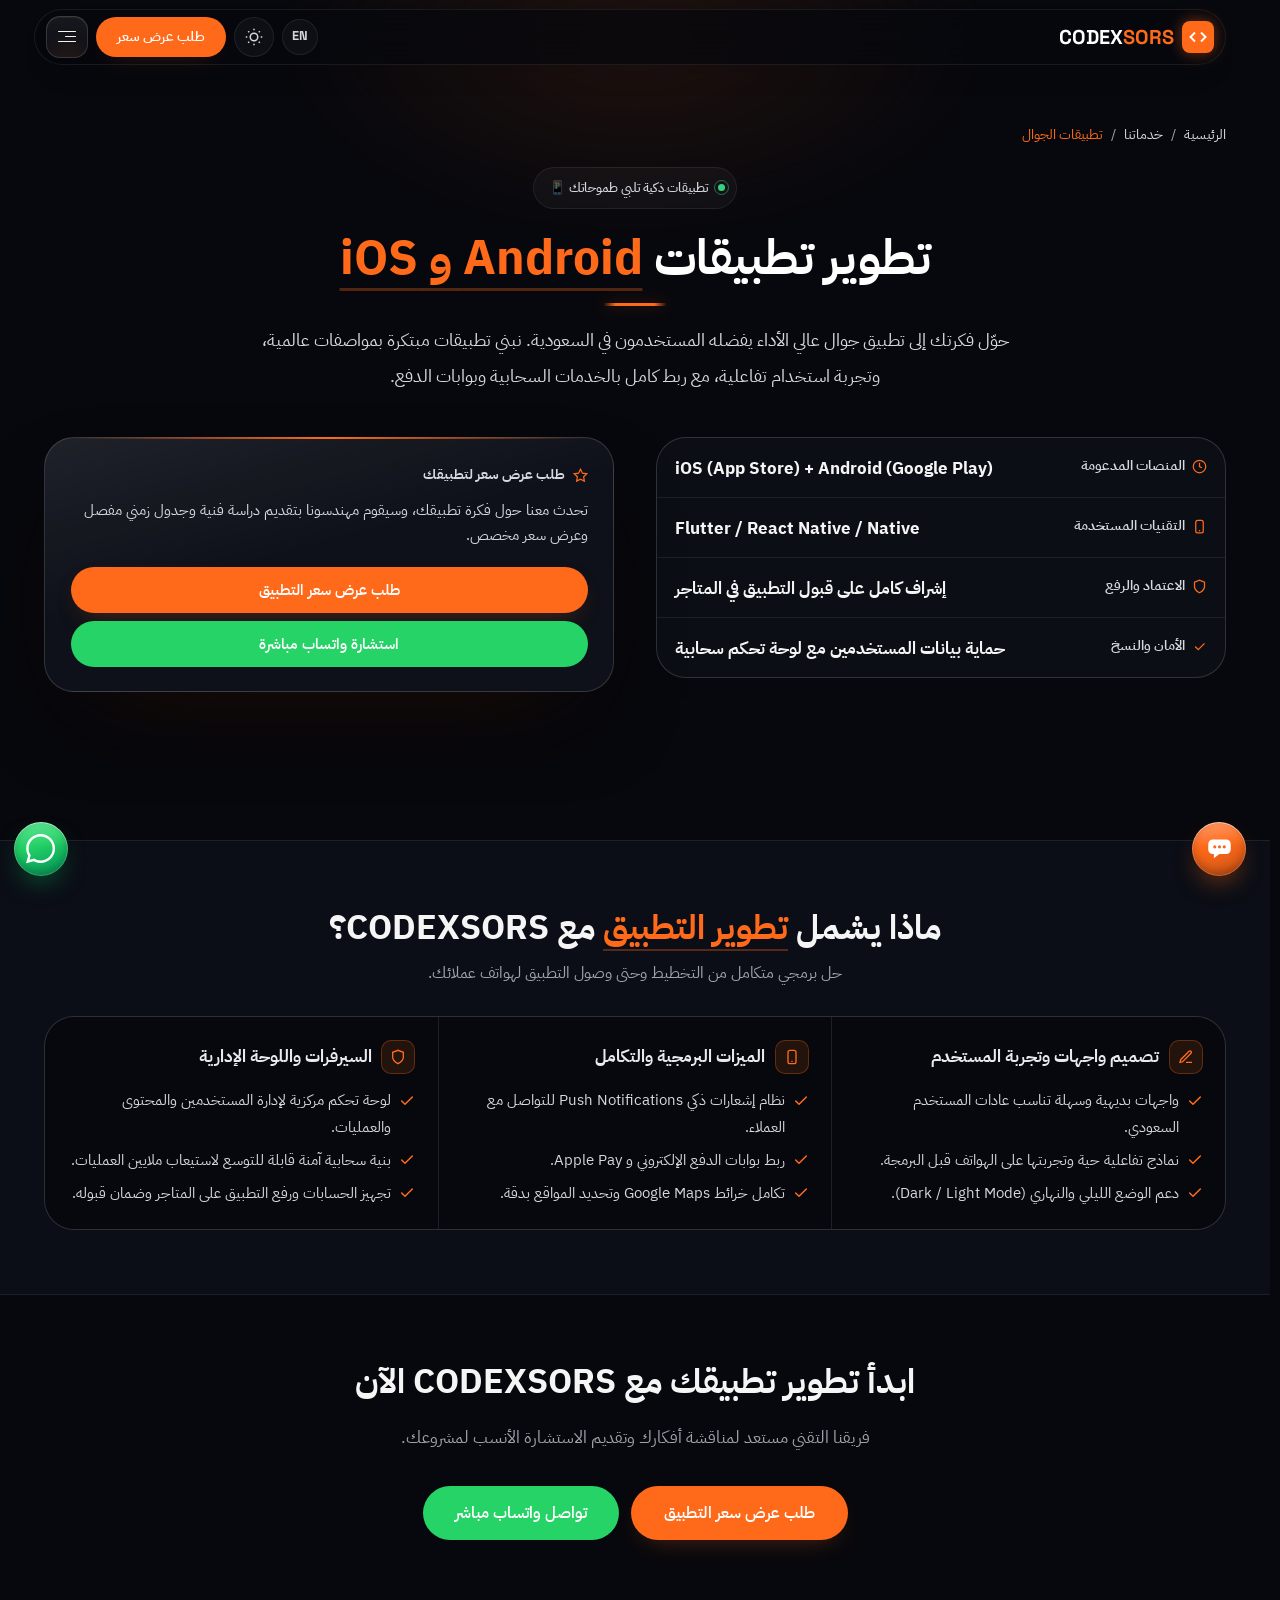
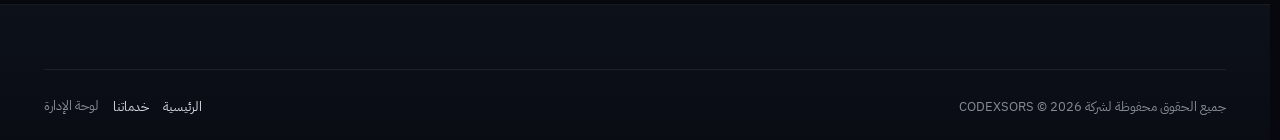
<file: services/mobile-apps.html>
﻿<!DOCTYPE html>
<html lang="ar" dir="rtl" data-theme="dark">
<head>
  <meta charset="utf-8">
  <meta name="viewport" content="width=device-width, initial-scale=1, viewport-fit=cover">
  <meta name="theme-color" content="#07080D">
  <meta name="color-scheme" content="dark light">

  <title>تطوير تطبيقات الجوال Android و iOS في السعودية | CODEXSORS</title>
  <meta name="description" content="خدمة برمجة وتطوير تطبيقات الهواتف الذكية للآيفون والأندرويد من CODEXSORS. تجربة مستخدم تناسب السوق السعودي، بوابات دفع، إشعارات، وقبول معتمد على المتاجر.">
  <meta name="keywords" content="تطوير تطبيقات الجوال, برمجة تطبيقات الرياض, تطبيق ايفون واندرويد, شركات برمجة تطبيقات في السعودية, Flutter React Native, كودكس سورس">
  <meta name="author" content="CODEXSORS">
  <meta name="robots" content="index, follow">

  <link rel="canonical" href="https://codexsors.com/services/mobile-apps.html">
  <meta property="og:type" content="article">
  <meta property="og:site_name" content="CODEXSORS">
  <meta property="og:title" content="تطوير تطبيقات الجوال Android و iOS في السعودية | CODEXSORS">
  <meta property="og:description" content="تطبيق جوال يضع خدمتك في يد عميلك أينما كان. نبني تطبيقات سريعة، مستقرة، وآمنة تعمل بكفاءة على App Store و Google Play.">

  <!-- Google Fonts -->
  <link rel="preconnect" href="https://fonts.googleapis.com">
  <link rel="preconnect" href="https://fonts.gstatic.com" crossorigin>
  <link href="https://fonts.googleapis.com/css2?family=IBM+Plex+Sans+Arabic:wght@400;500;600;700;800&family=Space+Grotesk:wght@500;600;700;800&display=swap" rel="stylesheet">

  <link rel="icon" type="image/svg+xml" href="../favicon.svg">
  <link rel="alternate icon" href="../favicon.ico">
  <link rel="apple-touch-icon" href="../apple-touch-icon.png">
  <link rel="stylesheet" href="../assets/css/site.css">
  <link rel="stylesheet" href="../assets/css/service-details.css">
  <link rel="stylesheet" href="../assets/css/codexsors-addons.css">

  <script type="application/ld+json">
  {
    "@context": "https://schema.org",
    "@type": "Service",
    "serviceType": "Mobile App Development",
    "name": "تطوير تطبيقات الجوال Android و iOS في السعودية",
    "provider": {
      "@type": "ProfessionalService",
      "name": "CODEXSORS",
      "url": "https://codexsors.com",
      "telephone": "+966542572634"
    },
    "areaServed": "Saudi Arabia",
    "description": "تطوير وبرمجة تطبيقات الهواتف الذكية للآيفون والأندرويد بمواصفات قياسية وأمان عالي."
  }
  </script>
</head>
<body class="page-service sd">

  <header class="site-header" id="siteHeader">
    <div class="header-inner">
      <a class="brand" href="../index.html">
        <span class="brand-text-logo">
          <span class="brand-badge-icon"><svg width="18" height="18" viewBox="0 0 24 24" fill="none" stroke="currentColor" stroke-width="2.5"><polyline points="16 18 22 12 16 6"/><polyline points="8 6 2 12 8 18"/></svg></span>
          <span>CODEX<span style="color: var(--primary);">SORS</span></span>
        </span>
      </a>
      <nav class="nav" id="siteNav">
        <span class="nav-ind" aria-hidden="true"></span>
        <ul class="nav-list">
          <li><a class="nav-link" href="../index.html#hero">الرئيسية</a></li>
          <li><a class="nav-link is-active" href="../index.html#services">خدماتنا</a></li>
          <li><a class="nav-link" href="../index.html#calculator">حاسبة المشروع</a></li>
          <li><a class="nav-link" href="../index.html#process">خطوات العمل</a></li>
          <li><a class="nav-link" href="../index.html#faq">الأسئلة الشائعة</a></li>
          <li><a class="nav-link" href="../index.html#contact">تواصل معنا</a></li>
        </ul>
      </nav>
      <div class="header-actions">
        <button class="lang-pill-btn" id="langSwitcher" aria-label="Switch to English">EN</button>
        <button class="hdr-control theme-toggle" data-theme-toggle type="button" aria-label="تبديل السمة">
          <svg class="icon icon--sun" viewBox="0 0 24 24" fill="none" stroke="currentColor" stroke-width="2"><circle cx="12" cy="12" r="5"/><line x1="12" y1="1" x2="12" y2="3"/><line x1="12" y1="21" x2="12" y2="23"/><line x1="4.22" y1="4.22" x2="5.64" y2="5.64"/><line x1="18.36" y1="18.36" x2="19.78" y2="19.78"/><line x1="1" y1="12" x2="3" y2="12"/><line x1="21" y1="12" x2="23" y2="12"/><line x1="4.22" y1="19.78" x2="5.64" y2="18.36"/><line x1="18.36" y1="5.64" x2="19.78" y2="4.22"/></svg>
          <svg class="icon icon--moon" viewBox="0 0 24 24" fill="none" stroke="currentColor" stroke-width="2"><path d="M21 12.79A9 9 0 1 1 11.21 3 7 7 0 0 0 21 12.79z"/></svg>
        </button>
        <a class="header-cta btn btn--primary open-quote-modal-btn" href="#contact">طلب عرض سعر</a>
        <button class="burger" id="navToggle" type="button" aria-label="القائمة" aria-expanded="false"><span class="burger-lines"><i></i><i></i><i></i></span></button>
      </div>
    </div>
  </header>

  <div class="nav-scrim" id="navScrim" hidden></div>
  <nav class="md-drawer" id="mobileNav" aria-hidden="true">
    <div class="md-head">
      <a class="md-brand" href="../index.html"><span class="brand-text-logo" style="font-size:1.1rem"><span>CODEX<span style="color:var(--primary)">SORS</span></span></span></a>
      <button class="md-close" id="navClose" type="button" aria-label="إغلاق"><svg class="icon" width="18" height="18" viewBox="0 0 24 24" fill="none" stroke="currentColor" stroke-width="2"><line x1="18" y1="6" x2="6" y2="18"/><line x1="6" y1="6" x2="18" y2="18"/></svg></button>
    </div>
    <div class="md-body">
      <ul class="md-list">
        <li class="md-group"><a class="md-item" href="../index.html#hero"><span class="md-label">الرئيسية</span></a></li>
        <li class="md-group"><a class="md-item is-active" href="../index.html#services"><span class="md-label">خدماتنا</span></a></li>
        <li class="md-group"><a class="md-item" href="../index.html#calculator"><span class="md-label">حاسبة المشروع</span></a></li>
        <li class="md-group"><a class="md-item" href="../index.html#contact"><span class="md-label">تواصل معنا</span></a></li>
      </ul>
    </div>
  </nav>

  <section class="sd-sec sd-hero">
    <div class="sd-hero__glow"></div>
    <div class="container">
      <nav style="display:flex; align-items:center; gap:8px; font-size:0.85rem; color:var(--text-muted); margin-bottom:1.2rem;">
        <a href="../index.html" style="color:var(--text-secondary);">الرئيسية</a>
        <span>/</span>
        <a href="../index.html#services" style="color:var(--text-secondary);">خدماتنا</a>
        <span>/</span>
        <span style="color:var(--primary);">تطبيقات الجوال</span>
      </nav>

      <div class="sd-hero__title">
        <span class="hero-badge" style="margin-bottom:1rem;"><i class="pulse"></i>تطبيقات ذكية تلبي طموحاتك 📱</span>
        <h1 class="sd-title">
          <span class="sd-title__part">تطوير تطبيقات</span>
          <span class="sd-title__part"><span class="hl">Android و iOS</span></span>
        </h1>
        <p class="lead" style="margin-top:1rem; color:var(--text-secondary); text-align:center; max-width:68ch;">
          حوّل فكرتك إلى تطبيق جوال عالي الأداء يفضله المستخدمون في السعودية. نبني تطبيقات مبتكرة بمواصفات عالمية، وتجربة استخدام تفاعلية، مع ربط كامل بالخدمات السحابية وبوابات الدفع.
        </p>
      </div>

      <div class="sd-hero__grid">
        <dl class="sd-facts">
          <div class="sd-fact">
            <dt><svg class="icon" viewBox="0 0 24 24" fill="none" stroke="currentColor" stroke-width="2"><circle cx="12" cy="12" r="10"/><polyline points="12 6 12 12 16 14"/></svg>المنصات المدعومة</dt>
            <dd>iOS (App Store) + Android (Google Play)</dd>
          </div>
          <div class="sd-fact">
            <dt><svg class="icon" viewBox="0 0 24 24" fill="none" stroke="currentColor" stroke-width="2"><rect x="6" y="2" width="12" height="20" rx="3"/><path d="M11 18.5h2"/></svg>التقنيات المستخدمة</dt>
            <dd class="sd-fact__accent">Flutter / React Native / Native</dd>
          </div>
          <div class="sd-fact">
            <dt><svg class="icon" viewBox="0 0 24 24" fill="none" stroke="currentColor" stroke-width="2"><path d="M12 22s8-4 8-10V5l-8-3-8 3v7c0 6 8 10 8 10z"/></svg>الاعتماد والرفع</dt>
            <dd>إشراف كامل على قبول التطبيق في المتاجر</dd>
          </div>
          <div class="sd-fact">
            <dt><svg class="icon" viewBox="0 0 24 24" fill="none" stroke="currentColor" stroke-width="2"><path d="m5 12 5 5L20 7"/></svg>الأمان والنسخ</dt>
            <dd>حماية بيانات المستخدمين مع لوحة تحكم سحابية</dd>
          </div>
        </dl>

        <div class="sd-quote">
          <div class="sd-quote__head">
            <svg class="icon" viewBox="0 0 24 24" fill="none" stroke="currentColor" stroke-width="2"><polygon points="12 2 15.09 8.26 22 9.27 17 14.14 18.18 21.02 12 17.77 5.82 21.02 7 14.14 2 9.27 8.91 8.26 12 2"/></svg>
            <span>طلب عرض سعر لتطبيقك</span>
          </div>
          <p style="font-size:0.92rem; color:var(--text-secondary); line-height:1.7; margin-bottom:1.2rem;">
            تحدث معنا حول فكرة تطبيقك، وسيقوم مهندسونا بتقديم دراسة فنية وجدول زمني مفصل وعرض سعر مخصص.
          </p>
          <div style="display:flex; flex-direction:column; gap:8px;">
            <button class="btn btn--primary open-quote-modal-btn" data-service="تطوير تطبيقات Android و iOS" style="width:100%; justify-content:center;">طلب عرض سعر التطبيق</button>
            <a class="btn btn--wa" href="https://wa.me/966542572634?text=%D8%A7%D9%84%D8%B3%D9%84%D8%A7%D9%85%20%D8%B9%D9%84%D9%8A%D9%83%D9%85%D8%8C%20%D8%A3%D9%88%D8%AF%20%D8%A7%D9%84%D8%A7%D8%B3%D8%AA%D9%81%D8%B3%D8%A7%D8%B1%20%D8%B9%D9%86%20%D8%AE%D8%AF%D9%85%D8%A9%20%D8%AA%D8%B7%D9%88%D9%8A%D8%B1%20%D8%AA%D8%B7%D8%A8%D9%8A%D9%82%D8%A7%D8%AA%20%D8%A7%D9%84%D8%AC%D9%88%D8%A7%D9%84" target="_blank" rel="noopener noreferrer" style="width:100%; justify-content:center;">استشارة واتساب مباشرة</a>
          </div>
        </div>
      </div>
    </div>
  </section>

  <!-- Deliverables -->
  <section class="sd-sec sd-sec--alt">
    <div class="container">
      <div class="sd-head sd-head--center">
        <h2 class="sd-h2">ماذا يشمل <span class="hl">تطوير التطبيق</span> مع CODEXSORS؟</h2>
        <p class="sd-sub">حل برمجي متكامل من التخطيط وحتى وصول التطبيق لهواتف عملائك.</p>
      </div>

      <div class="sd-spec" style="margin-top:1.8rem;">
        <div class="sd-spec__col">
          <h3 class="sd-spec__title">
            <span class="sd-spec__ico"><svg class="icon" viewBox="0 0 24 24" fill="none" stroke="currentColor" stroke-width="2"><path d="M12 20h9"/><path d="M16.5 3.5a2.121 2.121 0 0 1 3 3L7 19l-4 1 1-4L16.5 3.5z"/></svg></span>
            تصميم واجهات وتجربة المستخدم
          </h3>
          <ul>
            <li><svg class="sd-check" width="16" height="16" viewBox="0 0 24 24"><polyline points="20 6 9 17 4 12"/></svg>واجهات بديهية وسهلة تناسب عادات المستخدم السعودي.</li>
            <li><svg class="sd-check" width="16" height="16" viewBox="0 0 24 24"><polyline points="20 6 9 17 4 12"/></svg>نماذج تفاعلية حية وتجربتها على الهواتف قبل البرمجة.</li>
            <li><svg class="sd-check" width="16" height="16" viewBox="0 0 24 24"><polyline points="20 6 9 17 4 12"/></svg>دعم الوضع الليلي والنهاري (Dark / Light Mode).</li>
          </ul>
        </div>

        <div class="sd-spec__col">
          <h3 class="sd-spec__title">
            <span class="sd-spec__ico"><svg class="icon" viewBox="0 0 24 24" fill="none" stroke="currentColor" stroke-width="2"><rect x="6" y="2" width="12" height="20" rx="3"/><path d="M11 18.5h2"/></svg></span>
            الميزات البرمجية والتكامل
          </h3>
          <ul>
            <li><svg class="sd-check" width="16" height="16" viewBox="0 0 24 24"><polyline points="20 6 9 17 4 12"/></svg>نظام إشعارات ذكي Push Notifications للتواصل مع العملاء.</li>
            <li><svg class="sd-check" width="16" height="16" viewBox="0 0 24 24"><polyline points="20 6 9 17 4 12"/></svg>ربط بوابات الدفع الإلكتروني و Apple Pay.</li>
            <li><svg class="sd-check" width="16" height="16" viewBox="0 0 24 24"><polyline points="20 6 9 17 4 12"/></svg>تكامل خرائط Google Maps وتحديد المواقع بدقة.</li>
          </ul>
        </div>

        <div class="sd-spec__col">
          <h3 class="sd-spec__title">
            <span class="sd-spec__ico"><svg class="icon" viewBox="0 0 24 24" fill="none" stroke="currentColor" stroke-width="2"><path d="M12 22s8-4 8-10V5l-8-3-8 3v7c0 6 8 10 8 10z"/></svg></span>
            السيرفرات واللوحة الإدارية
          </h3>
          <ul>
            <li><svg class="sd-check" width="16" height="16" viewBox="0 0 24 24"><polyline points="20 6 9 17 4 12"/></svg>لوحة تحكم مركزية لإدارة المستخدمين والمحتوى والعمليات.</li>
            <li><svg class="sd-check" width="16" height="16" viewBox="0 0 24 24"><polyline points="20 6 9 17 4 12"/></svg>بنية سحابية آمنة قابلة للتوسع لاستيعاب ملايين العمليات.</li>
            <li><svg class="sd-check" width="16" height="16" viewBox="0 0 24 24"><polyline points="20 6 9 17 4 12"/></svg>تجهيز الحسابات ورفع التطبيق على المتاجر وضمان قبوله.</li>
          </ul>
        </div>
      </div>
    </div>
  </section>

  <!-- CTA -->
  <section class="sd-sec" id="contact">
    <div class="container" style="text-align:center; max-width:720px;">
      <h2 class="sd-h2">ابدأ تطوير تطبيقك مع CODEXSORS الآن</h2>
      <p style="color:var(--text-muted); font-size:1.05rem; margin:1rem 0 2rem;">فريقنا التقني مستعد لمناقشة أفكارك وتقديم الاستشارة الأنسب لمشروعك.</p>
      <div style="display:flex; justify-content:center; gap:12px; flex-wrap:wrap;">
        <button class="btn btn--primary btn--lg open-quote-modal-btn" data-service="تطوير تطبيقات Android و iOS">طلب عرض سعر التطبيق</button>
        <a class="btn btn--wa btn--lg" href="https://wa.me/966542572634?text=%D8%A7%D9%84%D8%B3%D9%84%D8%A7%D9%85%20%D8%B9%D9%84%D9%8A%D9%83%D9%85%D8%8C%20%D8%A3%D9%88%D8%AF%20%D8%AA%D8%B7%D9%88%D9%8A%D8%B1%20%D8%AA%D8%B7%D8%A8%D9%8A%D9%82%20%D8%AC%D9%88%D8%A7%D9%84%20%D9%85%D8%B9%20CODEXSORS" target="_blank" rel="noopener noreferrer">تواصل واتساب مباشر</a>
      </div>
    </div>
  </section>

  <!-- Footer -->
  <footer class="site-footer sf">
    <div class="sf-wrap">
      <div style="border-top:1px solid var(--border); padding-top:24px; display:flex; align-items:center; justify-content:space-between; flex-wrap:wrap; gap:12px; font-size:0.84rem; color:var(--text-faint);">
        <span>جميع الحقوق محفوظة لشركة CODEXSORS © 2026</span>
        <div style="display:flex; gap:14px;"><a href="../index.html" style="color:var(--text-secondary);">الرئيسية</a><a href="../index.html#services" style="color:var(--text-secondary);">خدماتنا</a><a href="javascript:void(0)" class="admin-secret-trigger" style="color:var(--text-faint); cursor:pointer; user-select:none;">لوحة الإدارة</a></div>
      </div>
    </div>
  </footer>

  <div class="fab-rail fab-rail--wa"><a class="fab fab--wa" href="https://wa.me/966542572634" target="_blank" rel="noopener noreferrer"><svg class="icon" viewBox="0 0 24 24" fill="currentColor"><path d="M.057 24l1.687-6.163c-1.041-1.804-1.588-3.849-1.587-5.946.003-6.556 5.338-11.891 11.893-11.891 3.181.001 6.167 1.24 8.413 3.488 2.245 2.248 3.481 5.236 3.48 8.414-.003 6.557-5.338 11.892-11.893 11.892-1.99-.001-3.951-.5-5.688-1.448l-6.305 1.654zm6.597-3.807c1.676.995 3.276 1.591 5.392 1.592 5.448 0 9.886-4.434 9.889-9.885.002-5.462-4.415-9.89-9.881-9.892-5.452 0-9.887 4.434-9.889 9.884-.001 2.225.651 3.891 1.746 5.634l-.999 3.648 3.742-.981z"/></svg></a></div>
  <div class="fab-rail fab-rail--hub"><button class="fab fab--contact open-quote-modal-btn" type="button"><svg class="icon icon--open" viewBox="0 0 24 24" fill="currentColor"><path fill-rule="evenodd" d="M6 3h12a4 4 0 0 1 4 4v5a4 4 0 0 1-4 4h-6.2L7 19.8V16H6a4 4 0 0 1-4-4V7a4 4 0 0 1 4-4Zm1.8 5.2a1.4 1.4 0 1 0 0 2.8 1.4 1.4 0 0 0 0-2.8Zm4.2 0a1.4 1.4 0 1 0 0 2.8 1.4 1.4 0 0 0 0-2.8Zm4.2 0a1.4 1.4 0 1 0 0 2.8 1.4 1.4 0 0 0 0-2.8Z"/></svg></button></div>

  <!-- Mobile Bottom Tab Bar -->
  <nav class="bnav" style="--bnav-cols:5">
    <a class="bnav-item" href="../index.html#hero"><span class="bnav-ico"><svg class="icon" viewBox="0 0 24 24" fill="none" stroke="currentColor" stroke-width="1.8"><path d="M4 10.4 12 4l8 6.4V19a1.5 1.5 0 0 1-1.5 1.5h-13A1.5 1.5 0 0 1 4 19Z"/></svg></span><span class="bnav-label">الرئيسية</span></a>
    <a class="bnav-item is-active" href="../index.html#services"><span class="bnav-ico"><svg class="icon" viewBox="0 0 24 24" fill="none" stroke="currentColor" stroke-width="1.8"><path d="m12 3 9 5-9 5-9-5Z"/></svg></span><span class="bnav-label">خدماتنا</span></a>
    <a class="bnav-item" href="../index.html#calculator"><span class="bnav-ico"><svg class="icon" viewBox="0 0 24 24" fill="none" stroke="currentColor" stroke-width="1.8"><rect x="3" y="7" width="18" height="13" rx="2"/></svg></span><span class="bnav-label">الحاسبة</span></a>
    <a class="bnav-item" href="../index.html#contact"><span class="bnav-ico"><svg class="icon" viewBox="0 0 24 24" fill="none" stroke="currentColor" stroke-width="1.8"><rect x="2.5" y="4.5" width="19" height="15" rx="2.5"/></svg></span><span class="bnav-label">تواصل</span></a>
  </nav>

  <!-- Quote Modal Dialog -->
  <div class="codex-modal-overlay" id="quoteModalOverlay">
    <div class="codex-modal-box">
      <button class="codex-modal-close" id="modalCloseBtn" aria-label="إغلاق"><svg width="18" height="18" viewBox="0 0 24 24" fill="none" stroke="currentColor" stroke-width="2"><line x1="18" y1="6" x2="6" y2="18"/><line x1="6" y1="6" x2="18" y2="18"/></svg></button>
      <span class="hero-badge" style="margin-bottom:12px;"><i class="pulse"></i>طلب عرض سعر مشروع</span>
      <h3 style="font-size:1.4rem; font-weight:800; margin-bottom:6px; color:#FFF;">تطوير تطبيق جوال</h3>
      <p style="color:var(--text-muted); font-size:0.9rem; margin-bottom:20px;">املأ البيانات وسيقوم فريق CODEXSORS بالرد عليك بعرض سعر مخصص.</p>
      <form id="modalQuoteForm">
        <div style="margin-bottom:14px;"><label style="display:block; font-size:0.85rem; font-weight:600; margin-bottom:5px;">الاسم الكامل *</label><input type="text" name="client_name" class="codex-form-control" placeholder="مثال: عبد العزيز الشمري" required></div>
        <div style="margin-bottom:14px;"><label style="display:block; font-size:0.85rem; font-weight:600; margin-bottom:5px;">رقم الجوال / الواتساب *</label><input type="tel" name="client_phone" class="codex-form-control" placeholder="05XXXXXXXX" required></div>
        <div style="margin-bottom:14px;"><label style="display:block; font-size:0.85rem; font-weight:600; margin-bottom:5px;">نوع الخدمة</label><input type="text" name="client_service" class="codex-form-control" value="تطوير تطبيقات Android و iOS" readonly></div>
        <div style="margin-bottom:18px;"><label style="display:block; font-size:0.85rem; font-weight:600; margin-bottom:5px;">تفاصيل التطبيق</label><textarea name="client_details" class="codex-form-control" style="min-height:80px;" placeholder="فكرة التطبيق، الشاشات، وأهم الميزات المطلوبة..."></textarea></div>
        <div style="display:flex; gap:10px;"><button type="submit" class="btn btn--primary" style="flex:1; justify-content:center;">إرسال الطلب</button><button type="button" class="btn btn--wa" id="modalFormWhatsAppBtn" style="flex:1; justify-content:center;">إرسال عبر واتساب</button></div>
      </form>
    </div>
  </div>

  <script src="../assets/js/i18n.js"></script>
  <script src="../assets/js/main.js"></script>
  <script src="../assets/js/site.js"></script>
</body>
</html>
</file>
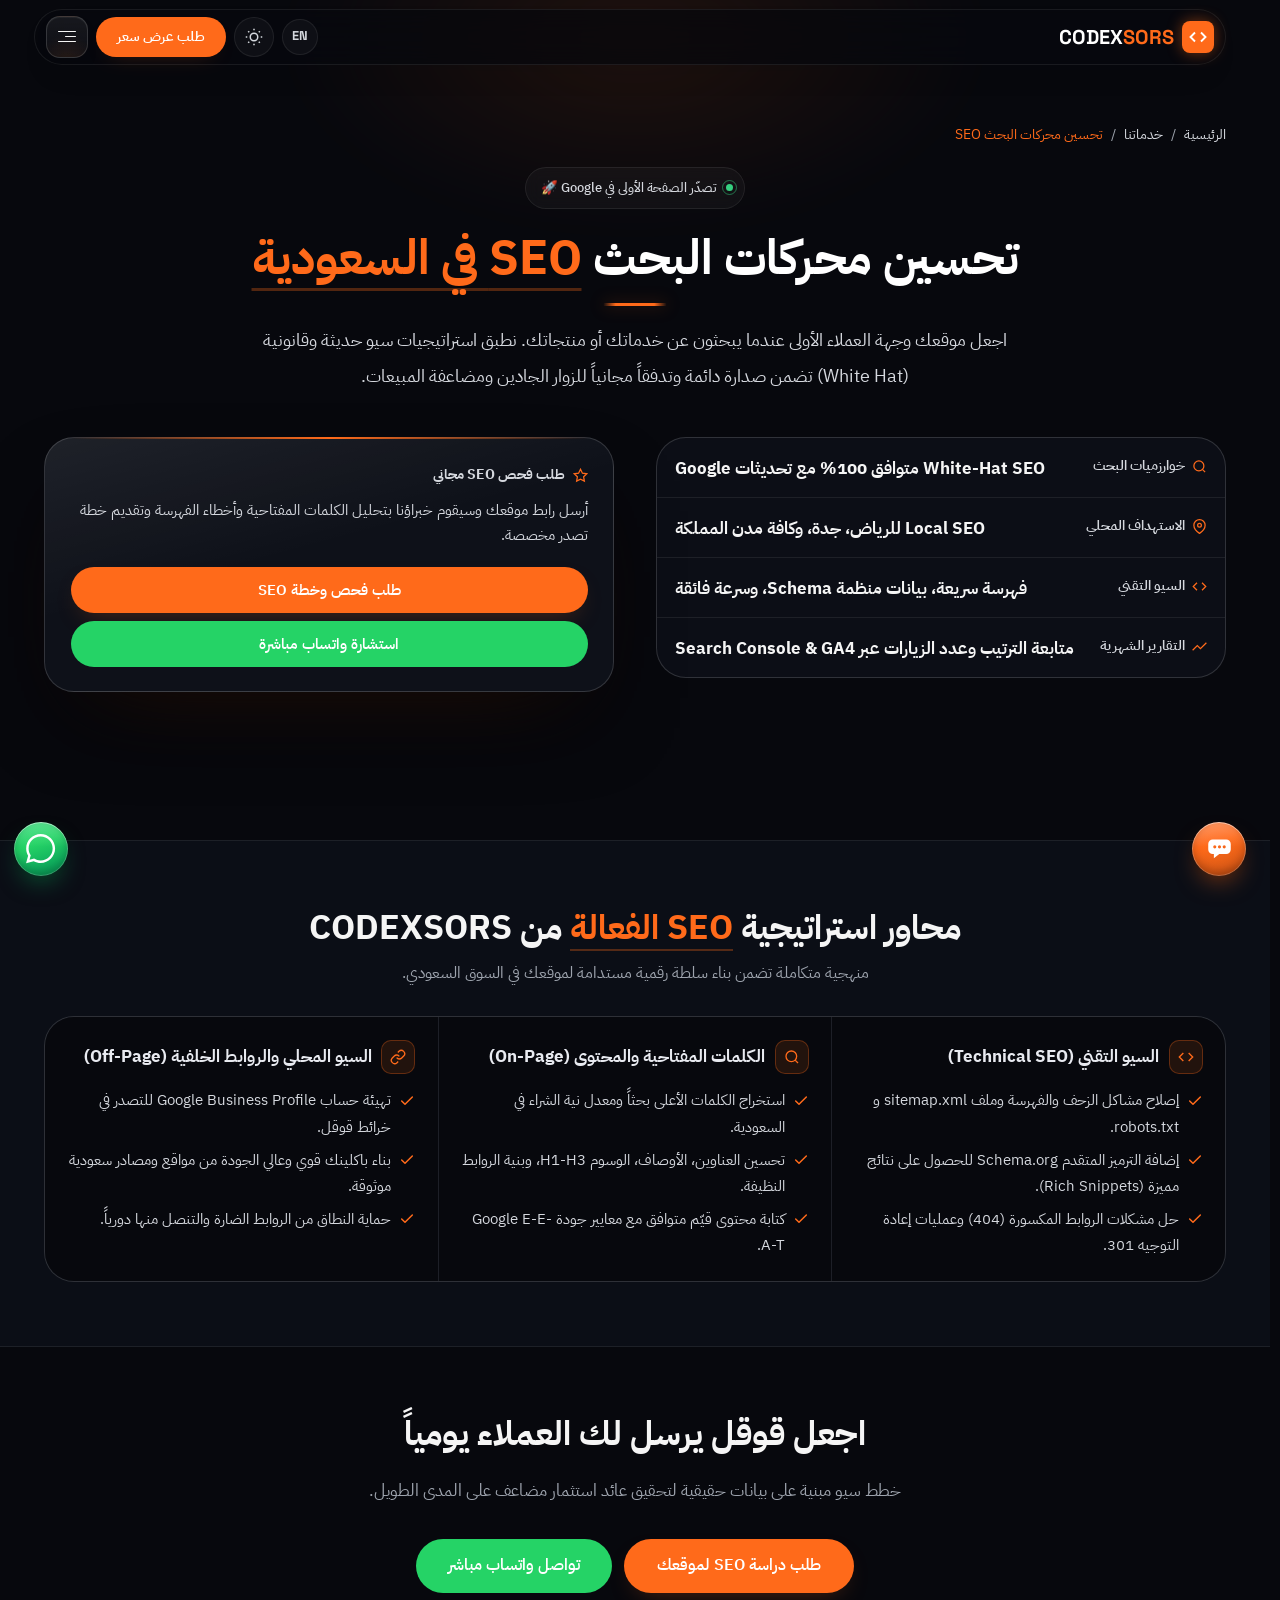
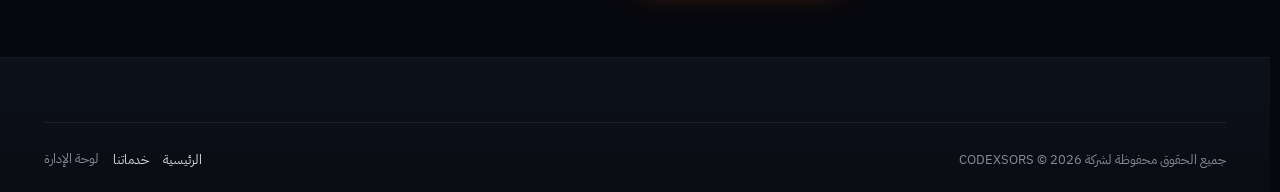
<file: services/seo.html>
﻿<!DOCTYPE html>
<html lang="ar" dir="rtl" data-theme="dark">
<head>
  <meta charset="utf-8">
  <meta name="viewport" content="width=device-width, initial-scale=1, viewport-fit=cover">
  <meta name="theme-color" content="#07080D">
  <meta name="color-scheme" content="dark light">

  <title>خدمات تحسين محركات البحث SEO في السعودية | تصدر نتائج جوجل | CODEXSORS</title>
  <meta name="description" content="خدمة سيو واحتلال الصدارة في محركات البحث جوجل بالسعودية من CODEXSORS. سيو تقني Technical SEO، بحث كلمات مفتاحية، بناء روابط قوية، ومضاعفة الزيارات العضوية.">
  <meta name="keywords" content="خدمات سيو السعودية, تحسين محركات البحث, تصدر نتائج قوقل, شركة سيو بالرياض, تهيئة المواقع لمحركات البحث, SEO كودكس سورس">
  <meta name="author" content="CODEXSORS">
  <meta name="robots" content="index, follow">

  <link rel="canonical" href="https://codexsors.com/services/seo.html">
  <meta property="og:type" content="article">
  <meta property="og:site_name" content="CODEXSORS">
  <meta property="og:title" content="خدمات تحسين محركات البحث SEO في السعودية | CODEXSORS">
  <meta property="og:description" content="اجعل موقعك الخيار الأول لعملائك عند البحث في قوقل. خطط سيو مدروسة تضمن لك صدارة الكلمات الأكثر طلباً في السوق السعودي.">

  <!-- Google Fonts -->
  <link rel="preconnect" href="https://fonts.googleapis.com">
  <link rel="preconnect" href="https://fonts.gstatic.com" crossorigin>
  <link href="https://fonts.googleapis.com/css2?family=IBM+Plex+Sans+Arabic:wght@400;500;600;700;800&family=Space+Grotesk:wght@500;600;700;800&display=swap" rel="stylesheet">

  <link rel="icon" type="image/svg+xml" href="../favicon.svg">
  <link rel="alternate icon" href="../favicon.ico">
  <link rel="apple-touch-icon" href="../apple-touch-icon.png">
  <link rel="stylesheet" href="../assets/css/site.css">
  <link rel="stylesheet" href="../assets/css/service-details.css">
  <link rel="stylesheet" href="../assets/css/codexsors-addons.css">

  <script type="application/ld+json">
  {
    "@context": "https://schema.org",
    "@type": "Service",
    "serviceType": "Search Engine Optimization",
    "name": "خدمات تحسين محركات البحث SEO في السعودية",
    "provider": {
      "@type": "ProfessionalService",
      "name": "CODEXSORS",
      "url": "https://codexsors.com",
      "telephone": "+966542572634"
    },
    "areaServed": "Saudi Arabia",
    "description": "استراتيجيات سيو تقني، تحسين المحتوى، وبناء سلطة النطاق لتصدر نتائج بحث قوقل الأولى وزيادة المبيعات العضوية."
  }
  </script>
</head>
<body class="page-service sd">

  <header class="site-header" id="siteHeader">
    <div class="header-inner">
      <a class="brand" href="../index.html">
        <span class="brand-text-logo">
          <span class="brand-badge-icon"><svg width="18" height="18" viewBox="0 0 24 24" fill="none" stroke="currentColor" stroke-width="2.5"><polyline points="16 18 22 12 16 6"/><polyline points="8 6 2 12 8 18"/></svg></span>
          <span>CODEX<span style="color: var(--primary);">SORS</span></span>
        </span>
      </a>
      <nav class="nav" id="siteNav">
        <span class="nav-ind" aria-hidden="true"></span>
        <ul class="nav-list">
          <li><a class="nav-link" href="../index.html#hero">الرئيسية</a></li>
          <li><a class="nav-link is-active" href="../index.html#services">خدماتنا</a></li>
          <li><a class="nav-link" href="../index.html#calculator">حاسبة المشروع</a></li>
          <li><a class="nav-link" href="../index.html#process">خطوات العمل</a></li>
          <li><a class="nav-link" href="../index.html#faq">الأسئلة الشائعة</a></li>
          <li><a class="nav-link" href="../index.html#contact">تواصل معنا</a></li>
        </ul>
      </nav>
      <div class="header-actions">
        <button class="lang-pill-btn" id="langSwitcher" aria-label="Switch to English">EN</button>
        <button class="hdr-control theme-toggle" data-theme-toggle type="button" aria-label="تبديل السمة">
          <svg class="icon icon--sun" viewBox="0 0 24 24" fill="none" stroke="currentColor" stroke-width="2"><circle cx="12" cy="12" r="5"/><line x1="12" y1="1" x2="12" y2="3"/><line x1="12" y1="21" x2="12" y2="23"/><line x1="4.22" y1="4.22" x2="5.64" y2="5.64"/><line x1="18.36" y1="18.36" x2="19.78" y2="19.78"/><line x1="1" y1="12" x2="3" y2="12"/><line x1="21" y1="12" x2="23" y2="12"/><line x1="4.22" y1="19.78" x2="5.64" y2="18.36"/><line x1="18.36" y1="5.64" x2="19.78" y2="4.22"/></svg>
          <svg class="icon icon--moon" viewBox="0 0 24 24" fill="none" stroke="currentColor" stroke-width="2"><path d="M21 12.79A9 9 0 1 1 11.21 3 7 7 0 0 0 21 12.79z"/></svg>
        </button>
        <a class="header-cta btn btn--primary open-quote-modal-btn" href="#contact">طلب عرض سعر</a>
        <button class="burger" id="navToggle" type="button" aria-label="القائمة" aria-expanded="false"><span class="burger-lines"><i></i><i></i><i></i></span></button>
      </div>
    </div>
  </header>

  <div class="nav-scrim" id="navScrim" hidden></div>
  <nav class="md-drawer" id="mobileNav" aria-hidden="true">
    <div class="md-head">
      <a class="md-brand" href="../index.html"><span class="brand-text-logo" style="font-size:1.1rem"><span>CODEX<span style="color:var(--primary)">SORS</span></span></span></a>
      <button class="md-close" id="navClose" type="button" aria-label="إغلاق"><svg class="icon" width="18" height="18" viewBox="0 0 24 24" fill="none" stroke="currentColor" stroke-width="2"><line x1="18" y1="6" x2="6" y2="18"/><line x1="6" y1="6" x2="18" y2="18"/></svg></button>
    </div>
    <div class="md-body">
      <ul class="md-list">
        <li class="md-group"><a class="md-item" href="../index.html#hero"><span class="md-label">الرئيسية</span></a></li>
        <li class="md-group"><a class="md-item is-active" href="../index.html#services"><span class="md-label">خدماتنا</span></a></li>
        <li class="md-group"><a class="md-item" href="../index.html#calculator"><span class="md-label">حاسبة المشروع</span></a></li>
        <li class="md-group"><a class="md-item" href="../index.html#contact"><span class="md-label">تواصل معنا</span></a></li>
      </ul>
    </div>
  </nav>

  <section class="sd-sec sd-hero">
    <div class="sd-hero__glow"></div>
    <div class="container">
      <nav style="display:flex; align-items:center; gap:8px; font-size:0.85rem; color:var(--text-muted); margin-bottom:1.2rem;">
        <a href="../index.html" style="color:var(--text-secondary);">الرئيسية</a>
        <span>/</span>
        <a href="../index.html#services" style="color:var(--text-secondary);">خدماتنا</a>
        <span>/</span>
        <span style="color:var(--primary);">تحسين محركات البحث SEO</span>
      </nav>

      <div class="sd-hero__title">
        <span class="hero-badge" style="margin-bottom:1rem;"><i class="pulse"></i>تصدّر الصفحة الأولى في Google 🚀</span>
        <h1 class="sd-title">
          <span class="sd-title__part">تحسين محركات البحث</span>
          <span class="sd-title__part"><span class="hl">SEO في السعودية</span></span>
        </h1>
        <p class="lead" style="margin-top:1rem; color:var(--text-secondary); text-align:center; max-width:68ch;">
          اجعل موقعك وجهة العملاء الأولى عندما يبحثون عن خدماتك أو منتجاتك. نطبق استراتيجيات سيو حديثة وقانونية (White Hat) تضمن صدارة دائمة وتدفقاً مجانياً للزوار الجادين ومضاعفة المبيعات.
        </p>
      </div>

      <div class="sd-hero__grid">
        <dl class="sd-facts">
          <div class="sd-fact">
            <dt><svg class="icon" viewBox="0 0 24 24" fill="none" stroke="currentColor" stroke-width="2"><circle cx="11" cy="11" r="8"/><line x1="21" y1="21" x2="16.65" y2="16.65"/></svg>خوارزميات البحث</dt>
            <dd>White-Hat SEO متوافق 100% مع تحديثات Google</dd>
          </div>
          <div class="sd-fact">
            <dt><svg class="icon" viewBox="0 0 24 24" fill="none" stroke="currentColor" stroke-width="2"><path d="M21 10c0 7-9 13-9 13s-9-6-9-13a9 9 0 0 1 18 0z"/><circle cx="12" cy="10" r="3"/></svg>الاستهداف المحلي</dt>
            <dd class="sd-fact__accent">Local SEO للرياض، جدة، وكافة مدن المملكة</dd>
          </div>
          <div class="sd-fact">
            <dt><svg class="icon" viewBox="0 0 24 24" fill="none" stroke="currentColor" stroke-width="2"><polyline points="16 18 22 12 16 6"/><polyline points="8 6 2 12 8 18"/></svg>السيو التقني</dt>
            <dd>فهرسة سريعة، بيانات منظمة Schema، وسرعة فائقة</dd>
          </div>
          <div class="sd-fact">
            <dt><svg class="icon" viewBox="0 0 24 24" fill="none" stroke="currentColor" stroke-width="2"><polyline points="23 6 13.5 15.5 8.5 10.5 1 18"/></svg>التقارير الشهرية</dt>
            <dd>متابعة الترتيب وعدد الزيارات عبر Search Console & GA4</dd>
          </div>
        </dl>

        <div class="sd-quote">
          <div class="sd-quote__head">
            <svg class="icon" viewBox="0 0 24 24" fill="none" stroke="currentColor" stroke-width="2"><polygon points="12 2 15.09 8.26 22 9.27 17 14.14 18.18 21.02 12 17.77 5.82 21.02 7 14.14 2 9.27 8.91 8.26 12 2"/></svg>
            <span>طلب فحص SEO مجاني</span>
          </div>
          <p style="font-size:0.92rem; color:var(--text-secondary); line-height:1.7; margin-bottom:1.2rem;">
            أرسل رابط موقعك وسيقوم خبراؤنا بتحليل الكلمات المفتاحية وأخطاء الفهرسة وتقديم خطة تصدر مخصصة.
          </p>
          <div style="display:flex; flex-direction:column; gap:8px;">
            <button class="btn btn--primary open-quote-modal-btn" data-service="تحسين محركات البحث SEO" style="width:100%; justify-content:center;">طلب فحص وخطة SEO</button>
            <a class="btn btn--wa" href="https://wa.me/966542572634?text=%D8%A7%D9%84%D8%B3%D9%84%D8%A7%D9%85%20%D8%B9%D9%84%D9%8A%D9%83%D9%85%D8%8C%20%D8%A3%D9%88%D8%AF%20%D8%A7%D9%84%D8%A7%D8%B3%D8%AA%D9%81%D8%B3%D8%A7%D8%B1%20%D8%B9%D9%86%20%D8%AE%D8%AF%D9%85%D8%A9%20%D8%AA%D8%AD%D8%B3%D9%8A%D9%86%20%D9%85%D8%AD%D8%B1%D9%83%D8%A7%D8%AA%20%D8%A7%D9%84%D8%A8%D8%AD%D8%AB%20SEO" target="_blank" rel="noopener noreferrer" style="width:100%; justify-content:center;">استشارة واتساب مباشرة</a>
          </div>
        </div>
      </div>
    </div>
  </section>

  <!-- Deliverables -->
  <section class="sd-sec sd-sec--alt">
    <div class="container">
      <div class="sd-head sd-head--center">
        <h2 class="sd-h2">محاور استراتيجية <span class="hl">SEO الفعالة</span> من CODEXSORS</h2>
        <p class="sd-sub">منهجية متكاملة تضمن بناء سلطة رقمية مستدامة لموقعك في السوق السعودي.</p>
      </div>

      <div class="sd-spec" style="margin-top:1.8rem;">
        <div class="sd-spec__col">
          <h3 class="sd-spec__title">
            <span class="sd-spec__ico"><svg class="icon" viewBox="0 0 24 24" fill="none" stroke="currentColor" stroke-width="2"><polyline points="16 18 22 12 16 6"/><polyline points="8 6 2 12 8 18"/></svg></span>
            السيو التقني (Technical SEO)
          </h3>
          <ul>
            <li><svg class="sd-check" width="16" height="16" viewBox="0 0 24 24"><polyline points="20 6 9 17 4 12"/></svg>إصلاح مشاكل الزحف والفهرسة وملف sitemap.xml و robots.txt.</li>
            <li><svg class="sd-check" width="16" height="16" viewBox="0 0 24 24"><polyline points="20 6 9 17 4 12"/></svg>إضافة الترميز المتقدم Schema.org للحصول على نتائج مميزة (Rich Snippets).</li>
            <li><svg class="sd-check" width="16" height="16" viewBox="0 0 24 24"><polyline points="20 6 9 17 4 12"/></svg>حل مشكلات الروابط المكسورة (404) وعمليات إعادة التوجيه 301.</li>
          </ul>
        </div>

        <div class="sd-spec__col">
          <h3 class="sd-spec__title">
            <span class="sd-spec__ico"><svg class="icon" viewBox="0 0 24 24" fill="none" stroke="currentColor" stroke-width="2"><circle cx="11" cy="11" r="8"/><line x1="21" y1="21" x2="16.65" y2="16.65"/></svg></span>
            الكلمات المفتاحية والمحتوى (On-Page)
          </h3>
          <ul>
            <li><svg class="sd-check" width="16" height="16" viewBox="0 0 24 24"><polyline points="20 6 9 17 4 12"/></svg>استخراج الكلمات الأعلى بحثاً ومعدل نية الشراء في السعودية.</li>
            <li><svg class="sd-check" width="16" height="16" viewBox="0 0 24 24"><polyline points="20 6 9 17 4 12"/></svg>تحسين العناوين، الأوصاف، الوسوم H1-H3، وبنية الروابط النظيفة.</li>
            <li><svg class="sd-check" width="16" height="16" viewBox="0 0 24 24"><polyline points="20 6 9 17 4 12"/></svg>كتابة محتوى قيّم متوافق مع معايير جودة Google E-E-A-T.</li>
          </ul>
        </div>

        <div class="sd-spec__col">
          <h3 class="sd-spec__title">
            <span class="sd-spec__ico"><svg class="icon" viewBox="0 0 24 24" fill="none" stroke="currentColor" stroke-width="2"><path d="M10 13a5 5 0 0 0 7.54.54l3-3a5 5 0 0 0-7.07-7.07l-1.72 1.71"/><path d="M14 11a5 5 0 0 0-7.54-.54l-3 3a5 5 0 0 0 7.07 7.07l1.71-1.71"/></svg></span>
            السيو المحلي والروابط الخلفية (Off-Page)
          </h3>
          <ul>
            <li><svg class="sd-check" width="16" height="16" viewBox="0 0 24 24"><polyline points="20 6 9 17 4 12"/></svg>تهيئة حساب Google Business Profile للتصدر في خرائط قوقل.</li>
            <li><svg class="sd-check" width="16" height="16" viewBox="0 0 24 24"><polyline points="20 6 9 17 4 12"/></svg>بناء باكلينك قوي وعالي الجودة من مواقع ومصادر سعودية موثوقة.</li>
            <li><svg class="sd-check" width="16" height="16" viewBox="0 0 24 24"><polyline points="20 6 9 17 4 12"/></svg>حماية النطاق من الروابط الضارة والتنصل منها دورياً.</li>
          </ul>
        </div>
      </div>
    </div>
  </section>

  <!-- CTA -->
  <section class="sd-sec" id="contact">
    <div class="container" style="text-align:center; max-width:720px;">
      <h2 class="sd-h2">اجعل قوقل يرسل لك العملاء يومياً</h2>
      <p style="color:var(--text-muted); font-size:1.05rem; margin:1rem 0 2rem;">خطط سيو مبنية على بيانات حقيقية لتحقيق عائد استثمار مضاعف على المدى الطويل.</p>
      <div style="display:flex; justify-content:center; gap:12px; flex-wrap:wrap;">
        <button class="btn btn--primary btn--lg open-quote-modal-btn" data-service="تحسين محركات البحث SEO">طلب دراسة SEO لموقعك</button>
        <a class="btn btn--wa btn--lg" href="https://wa.me/966542572634?text=%D8%A7%D9%84%D8%B3%D9%84%D8%A7%D9%85%20%D8%B9%D9%84%D9%8A%D9%83%D9%85%D8%8C%20%D8%A3%D9%88%D8%AF%20%D8%AE%D8%AF%D9%85%D8%A9%20%D8%B3%D9%8A%D9%88%20SEO%20%D9%84%D9%85%D9%88%D9%82%D8%B9%D9%8A%20%D9%85%D8%B9%20CODEXSORS" target="_blank" rel="noopener noreferrer">تواصل واتساب مباشر</a>
      </div>
    </div>
  </section>

  <!-- Footer -->
  <footer class="site-footer sf">
    <div class="sf-wrap">
      <div style="border-top:1px solid var(--border); padding-top:24px; display:flex; align-items:center; justify-content:space-between; flex-wrap:wrap; gap:12px; font-size:0.84rem; color:var(--text-faint);">
        <span>جميع الحقوق محفوظة لشركة CODEXSORS © 2026</span>
        <div style="display:flex; gap:14px;"><a href="../index.html" style="color:var(--text-secondary);">الرئيسية</a><a href="../index.html#services" style="color:var(--text-secondary);">خدماتنا</a><a href="javascript:void(0)" class="admin-secret-trigger" style="color:var(--text-faint); cursor:pointer; user-select:none;">لوحة الإدارة</a></div>
      </div>
    </div>
  </footer>

  <div class="fab-rail fab-rail--wa"><a class="fab fab--wa" href="https://wa.me/966542572634" target="_blank" rel="noopener noreferrer"><svg class="icon" viewBox="0 0 24 24" fill="currentColor"><path d="M.057 24l1.687-6.163c-1.041-1.804-1.588-3.849-1.587-5.946.003-6.556 5.338-11.891 11.893-11.891 3.181.001 6.167 1.24 8.413 3.488 2.245 2.248 3.481 5.236 3.48 8.414-.003 6.557-5.338 11.892-11.893 11.892-1.99-.001-3.951-.5-5.688-1.448l-6.305 1.654zm6.597-3.807c1.676.995 3.276 1.591 5.392 1.592 5.448 0 9.886-4.434 9.889-9.885.002-5.462-4.415-9.89-9.881-9.892-5.452 0-9.887 4.434-9.889 9.884-.001 2.225.651 3.891 1.746 5.634l-.999 3.648 3.742-.981z"/></svg></a></div>
  <div class="fab-rail fab-rail--hub"><button class="fab fab--contact open-quote-modal-btn" type="button"><svg class="icon icon--open" viewBox="0 0 24 24" fill="currentColor"><path fill-rule="evenodd" d="M6 3h12a4 4 0 0 1 4 4v5a4 4 0 0 1-4 4h-6.2L7 19.8V16H6a4 4 0 0 1-4-4V7a4 4 0 0 1 4-4Zm1.8 5.2a1.4 1.4 0 1 0 0 2.8 1.4 1.4 0 0 0 0-2.8Zm4.2 0a1.4 1.4 0 1 0 0 2.8 1.4 1.4 0 0 0 0-2.8Zm4.2 0a1.4 1.4 0 1 0 0 2.8 1.4 1.4 0 0 0 0-2.8Z"/></svg></button></div>

  <!-- Mobile Bottom Tab Bar -->
  <nav class="bnav" style="--bnav-cols:5">
    <a class="bnav-item" href="../index.html#hero"><span class="bnav-ico"><svg class="icon" viewBox="0 0 24 24" fill="none" stroke="currentColor" stroke-width="1.8"><path d="M4 10.4 12 4l8 6.4V19a1.5 1.5 0 0 1-1.5 1.5h-13A1.5 1.5 0 0 1 4 19Z"/></svg></span><span class="bnav-label">الرئيسية</span></a>
    <a class="bnav-item is-active" href="../index.html#services"><span class="bnav-ico"><svg class="icon" viewBox="0 0 24 24" fill="none" stroke="currentColor" stroke-width="1.8"><path d="m12 3 9 5-9 5-9-5Z"/></svg></span><span class="bnav-label">خدماتنا</span></a>
    <a class="bnav-item" href="../index.html#calculator"><span class="bnav-ico"><svg class="icon" viewBox="0 0 24 24" fill="none" stroke="currentColor" stroke-width="1.8"><rect x="3" y="7" width="18" height="13" rx="2"/></svg></span><span class="bnav-label">الحاسبة</span></a>
    <a class="bnav-item" href="../index.html#contact"><span class="bnav-ico"><svg class="icon" viewBox="0 0 24 24" fill="none" stroke="currentColor" stroke-width="1.8"><rect x="2.5" y="4.5" width="19" height="15" rx="2.5"/></svg></span><span class="bnav-label">تواصل</span></a>
  </nav>

  <!-- Quote Modal Dialog -->
  <div class="codex-modal-overlay" id="quoteModalOverlay">
    <div class="codex-modal-box">
      <button class="codex-modal-close" id="modalCloseBtn" aria-label="إغلاق"><svg width="18" height="18" viewBox="0 0 24 24" fill="none" stroke="currentColor" stroke-width="2"><line x1="18" y1="6" x2="6" y2="18"/><line x1="6" y1="6" x2="18" y2="18"/></svg></button>
      <span class="hero-badge" style="margin-bottom:12px;"><i class="pulse"></i>طلب عرض سعر مشروع</span>
      <h3 style="font-size:1.4rem; font-weight:800; margin-bottom:6px; color:#FFF;">تحسين محركات البحث SEO</h3>
      <p style="color:var(--text-muted); font-size:0.9rem; margin-bottom:20px;">املأ البيانات وسيقوم خبير الـ SEO بالرد عليك بدراسة مخصصة لموقعك.</p>
      <form id="modalQuoteForm">
        <div style="margin-bottom:14px;"><label style="display:block; font-size:0.85rem; font-weight:600; margin-bottom:5px;">الاسم الكامل *</label><input type="text" name="client_name" class="codex-form-control" placeholder="مثال: ناصر السبيعي" required></div>
        <div style="margin-bottom:14px;"><label style="display:block; font-size:0.85rem; font-weight:600; margin-bottom:5px;">رقم الجوال / الواتساب *</label><input type="tel" name="client_phone" class="codex-form-control" placeholder="05XXXXXXXX" required></div>
        <div style="margin-bottom:14px;"><label style="display:block; font-size:0.85rem; font-weight:600; margin-bottom:5px;">نوع الخدمة</label><input type="text" name="client_service" class="codex-form-control" value="تحسين محركات البحث SEO" readonly></div>
        <div style="margin-bottom:18px;"><label style="display:block; font-size:0.85rem; font-weight:600; margin-bottom:5px;">رابط الموقع والكلمات المستهدفة</label><textarea name="client_details" class="codex-form-control" style="min-height:80px;" placeholder="رابط موقعك الحالي وأهم الخدمات أو الكلمات التي تود تصدرها في السعودية..."></textarea></div>
        <div style="display:flex; gap:10px;"><button type="submit" class="btn btn--primary" style="flex:1; justify-content:center;">إرسال الطلب</button><button type="button" class="btn btn--wa" id="modalFormWhatsAppBtn" style="flex:1; justify-content:center;">إرسال عبر واتساب</button></div>
      </form>
    </div>
  </div>

  <script src="../assets/js/i18n.js"></script>
  <script src="../assets/js/main.js"></script>
  <script src="../assets/js/site.js"></script>
</body>
</html>
</file>
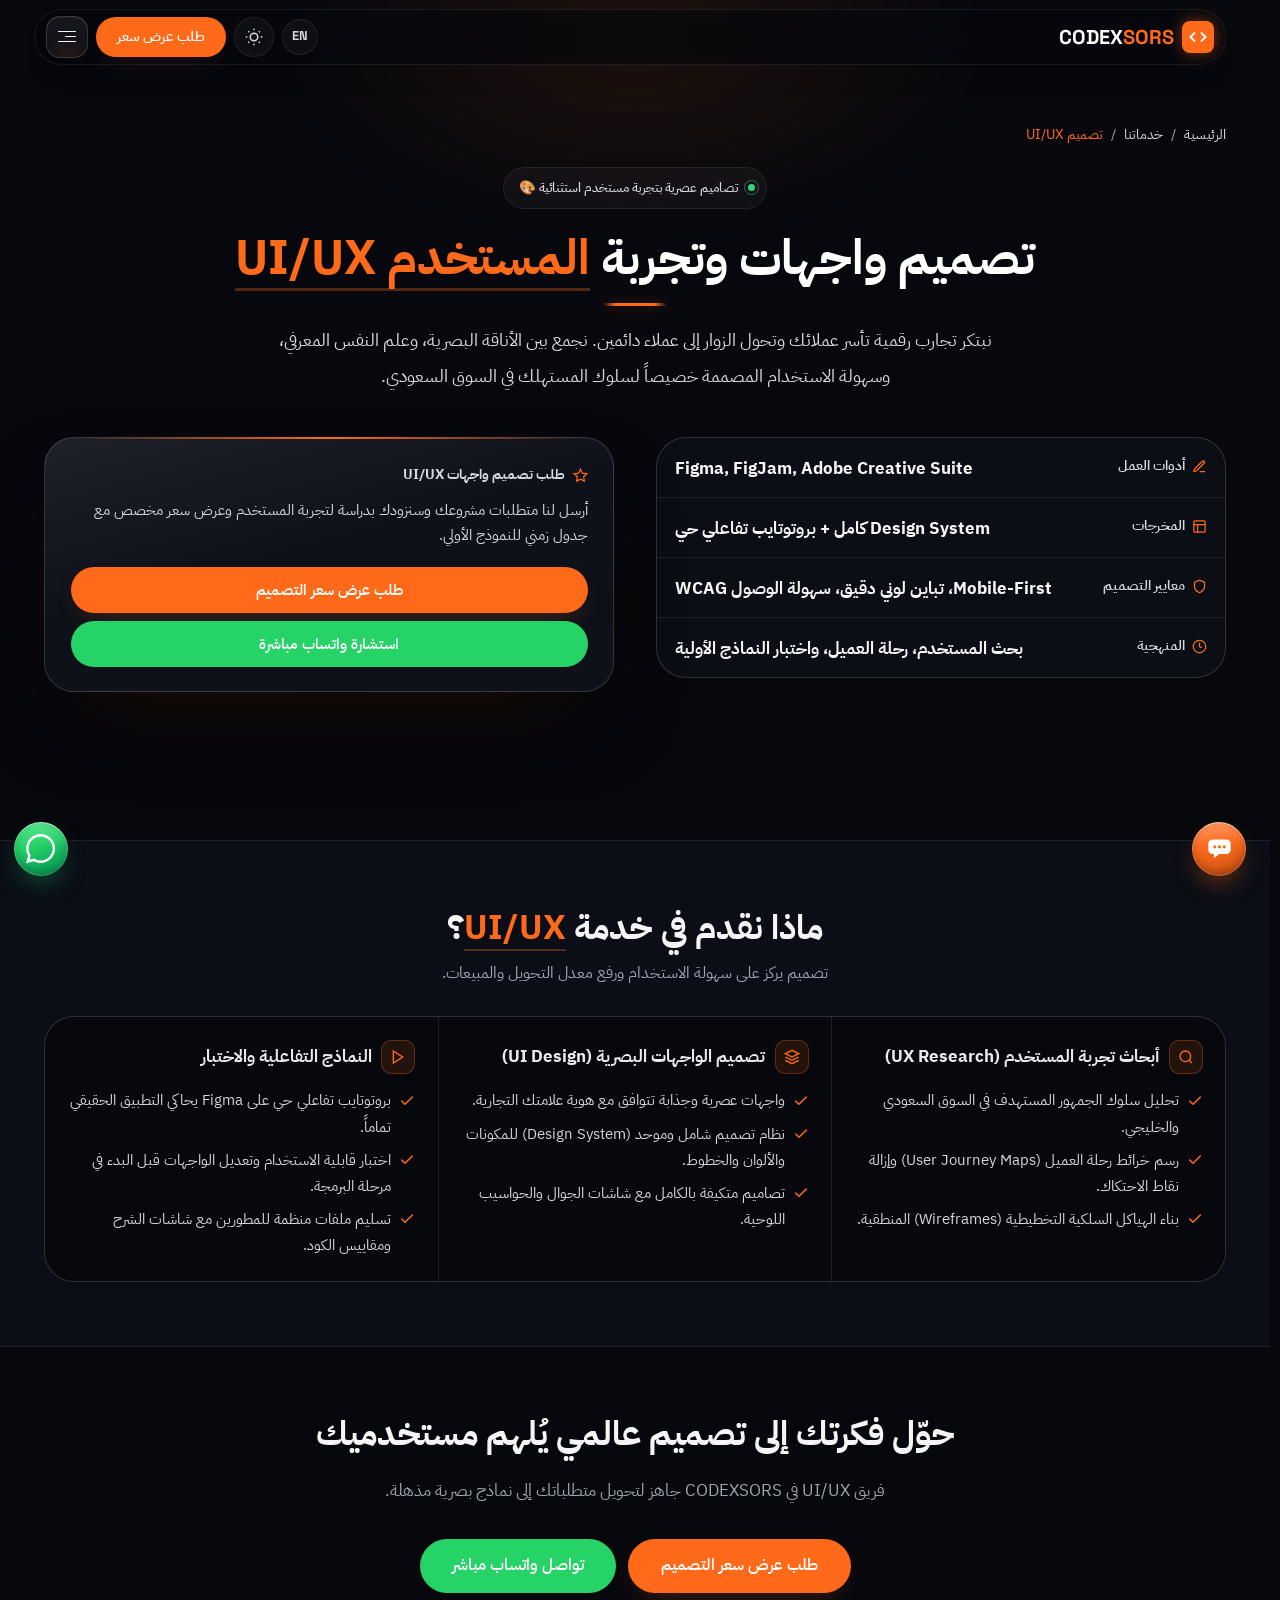
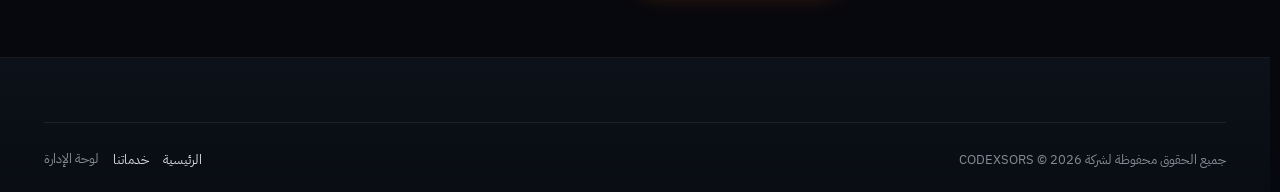
<file: services/ui-ux.html>
﻿<!DOCTYPE html>
<html lang="ar" dir="rtl" data-theme="dark">
<head>
  <meta charset="utf-8">
  <meta name="viewport" content="width=device-width, initial-scale=1, viewport-fit=cover">
  <meta name="theme-color" content="#07080D">
  <meta name="color-scheme" content="dark light">

  <title>تصميم واجهات وتجربة المستخدم UI/UX في السعودية | CODEXSORS</title>
  <meta name="description" content="خدمة تصميم واجهات وتجربة المستخدم UI/UX للمواقع والتطبيقات من CODEXSORS. دراسة سلوك المستخدم السعودي، نماذج تفاعلية على Figma، وتصميم متطور يزيد معدل التحويل.">
  <meta name="keywords" content="تصميم واجهات المستخدم, UI UX السعودية, تصميم تطبيقات فيجما, تجربة المستخدم UX, تصميم واجهات احترافية, كودكس سورس">
  <meta name="author" content="CODEXSORS">
  <meta name="robots" content="index, follow">

  <link rel="canonical" href="https://codexsors.com/services/ui-ux.html">
  <meta property="og:type" content="article">
  <meta property="og:site_name" content="CODEXSORS">
  <meta property="og:title" content="تصميم واجهات وتجربة المستخدم UI/UX في السعودية | CODEXSORS">
  <meta property="og:description" content="نبتكر تجارب رقمية تأسر عملائك وتزيد من مبيعاتك عبر دراسة دقيقة لتجربة المستخدم وسلوك العملاء في السوق السعودي.">

  <!-- Google Fonts -->
  <link rel="preconnect" href="https://fonts.googleapis.com">
  <link rel="preconnect" href="https://fonts.gstatic.com" crossorigin>
  <link href="https://fonts.googleapis.com/css2?family=IBM+Plex+Sans+Arabic:wght@400;500;600;700;800&family=Space+Grotesk:wght@500;600;700;800&display=swap" rel="stylesheet">

  <link rel="icon" type="image/svg+xml" href="../favicon.svg">
  <link rel="alternate icon" href="../favicon.ico">
  <link rel="apple-touch-icon" href="../apple-touch-icon.png">
  <link rel="stylesheet" href="../assets/css/site.css">
  <link rel="stylesheet" href="../assets/css/service-details.css">
  <link rel="stylesheet" href="../assets/css/codexsors-addons.css">

  <script type="application/ld+json">
  {
    "@context": "https://schema.org",
    "@type": "Service",
    "serviceType": "UI/UX Design",
    "name": "تصميم واجهات وتجربة المستخدم UI/UX في السعودية",
    "provider": {
      "@type": "ProfessionalService",
      "name": "CODEXSORS",
      "url": "https://codexsors.com",
      "telephone": "+966542572634"
    },
    "areaServed": "Saudi Arabia",
    "description": "تصميم واجهات تفاعلية وتجربة مستخدم استثنائية للتطبيقات والمواقع وفق أحدث أدوات التصميم العالمية ومراعاة السوق السعودي."
  }
  </script>
</head>
<body class="page-service sd">

  <header class="site-header" id="siteHeader">
    <div class="header-inner">
      <a class="brand" href="../index.html">
        <span class="brand-text-logo">
          <span class="brand-badge-icon"><svg width="18" height="18" viewBox="0 0 24 24" fill="none" stroke="currentColor" stroke-width="2.5"><polyline points="16 18 22 12 16 6"/><polyline points="8 6 2 12 8 18"/></svg></span>
          <span>CODEX<span style="color: var(--primary);">SORS</span></span>
        </span>
      </a>
      <nav class="nav" id="siteNav">
        <span class="nav-ind" aria-hidden="true"></span>
        <ul class="nav-list">
          <li><a class="nav-link" href="../index.html#hero">الرئيسية</a></li>
          <li><a class="nav-link is-active" href="../index.html#services">خدماتنا</a></li>
          <li><a class="nav-link" href="../index.html#calculator">حاسبة المشروع</a></li>
          <li><a class="nav-link" href="../index.html#process">خطوات العمل</a></li>
          <li><a class="nav-link" href="../index.html#faq">الأسئلة الشائعة</a></li>
          <li><a class="nav-link" href="../index.html#contact">تواصل معنا</a></li>
        </ul>
      </nav>
      <div class="header-actions">
        <button class="lang-pill-btn" id="langSwitcher" aria-label="Switch to English">EN</button>
        <button class="hdr-control theme-toggle" data-theme-toggle type="button" aria-label="تبديل السمة">
          <svg class="icon icon--sun" viewBox="0 0 24 24" fill="none" stroke="currentColor" stroke-width="2"><circle cx="12" cy="12" r="5"/><line x1="12" y1="1" x2="12" y2="3"/><line x1="12" y1="21" x2="12" y2="23"/><line x1="4.22" y1="4.22" x2="5.64" y2="5.64"/><line x1="18.36" y1="18.36" x2="19.78" y2="19.78"/><line x1="1" y1="12" x2="3" y2="12"/><line x1="21" y1="12" x2="23" y2="12"/><line x1="4.22" y1="19.78" x2="5.64" y2="18.36"/><line x1="18.36" y1="5.64" x2="19.78" y2="4.22"/></svg>
          <svg class="icon icon--moon" viewBox="0 0 24 24" fill="none" stroke="currentColor" stroke-width="2"><path d="M21 12.79A9 9 0 1 1 11.21 3 7 7 0 0 0 21 12.79z"/></svg>
        </button>
        <a class="header-cta btn btn--primary open-quote-modal-btn" href="#contact">طلب عرض سعر</a>
        <button class="burger" id="navToggle" type="button" aria-label="القائمة" aria-expanded="false"><span class="burger-lines"><i></i><i></i><i></i></span></button>
      </div>
    </div>
  </header>

  <div class="nav-scrim" id="navScrim" hidden></div>
  <nav class="md-drawer" id="mobileNav" aria-hidden="true">
    <div class="md-head">
      <a class="md-brand" href="../index.html"><span class="brand-text-logo" style="font-size:1.1rem"><span>CODEX<span style="color:var(--primary)">SORS</span></span></span></a>
      <button class="md-close" id="navClose" type="button" aria-label="إغلاق"><svg class="icon" width="18" height="18" viewBox="0 0 24 24" fill="none" stroke="currentColor" stroke-width="2"><line x1="18" y1="6" x2="6" y2="18"/><line x1="6" y1="6" x2="18" y2="18"/></svg></button>
    </div>
    <div class="md-body">
      <ul class="md-list">
        <li class="md-group"><a class="md-item" href="../index.html#hero"><span class="md-label">الرئيسية</span></a></li>
        <li class="md-group"><a class="md-item is-active" href="../index.html#services"><span class="md-label">خدماتنا</span></a></li>
        <li class="md-group"><a class="md-item" href="../index.html#calculator"><span class="md-label">حاسبة المشروع</span></a></li>
        <li class="md-group"><a class="md-item" href="../index.html#contact"><span class="md-label">تواصل معنا</span></a></li>
      </ul>
    </div>
  </nav>

  <section class="sd-sec sd-hero">
    <div class="sd-hero__glow"></div>
    <div class="container">
      <nav style="display:flex; align-items:center; gap:8px; font-size:0.85rem; color:var(--text-muted); margin-bottom:1.2rem;">
        <a href="../index.html" style="color:var(--text-secondary);">الرئيسية</a>
        <span>/</span>
        <a href="../index.html#services" style="color:var(--text-secondary);">خدماتنا</a>
        <span>/</span>
        <span style="color:var(--primary);">تصميم UI/UX</span>
      </nav>

      <div class="sd-hero__title">
        <span class="hero-badge" style="margin-bottom:1rem;"><i class="pulse"></i>تصاميم عصرية بتجربة مستخدم استثنائية 🎨</span>
        <h1 class="sd-title">
          <span class="sd-title__part">تصميم واجهات وتجربة</span>
          <span class="sd-title__part"><span class="hl">المستخدم UI/UX</span></span>
        </h1>
        <p class="lead" style="margin-top:1rem; color:var(--text-secondary); text-align:center; max-width:68ch;">
          نبتكر تجارب رقمية تأسر عملائك وتحول الزوار إلى عملاء دائمين. نجمع بين الأناقة البصرية، وعلم النفس المعرفي، وسهولة الاستخدام المصممة خصيصاً لسلوك المستهلك في السوق السعودي.
        </p>
      </div>

      <div class="sd-hero__grid">
        <dl class="sd-facts">
          <div class="sd-fact">
            <dt><svg class="icon" viewBox="0 0 24 24" fill="none" stroke="currentColor" stroke-width="2"><path d="M12 20h9"/><path d="M16.5 3.5a2.121 2.121 0 0 1 3 3L7 19l-4 1 1-4L16.5 3.5z"/></svg>أدوات العمل</dt>
            <dd>Figma, FigJam, Adobe Creative Suite</dd>
          </div>
          <div class="sd-fact">
            <dt><svg class="icon" viewBox="0 0 24 24" fill="none" stroke="currentColor" stroke-width="2"><rect x="3" y="3" width="18" height="18" rx="2"/><path d="M3 9h18"/><path d="M9 21V9"/></svg>المخرجات</dt>
            <dd class="sd-fact__accent">Design System كامل + بروتوتايب تفاعلي حي</dd>
          </div>
          <div class="sd-fact">
            <dt><svg class="icon" viewBox="0 0 24 24" fill="none" stroke="currentColor" stroke-width="2"><path d="M12 22s8-4 8-10V5l-8-3-8 3v7c0 6 8 10 8 10z"/></svg>معايير التصميم</dt>
            <dd>Mobile-First، تباين لوني دقيق، سهولة الوصول WCAG</dd>
          </div>
          <div class="sd-fact">
            <dt><svg class="icon" viewBox="0 0 24 24" fill="none" stroke="currentColor" stroke-width="2"><circle cx="12" cy="12" r="10"/><polyline points="12 6 12 12 16 14"/></svg>المنهجية</dt>
            <dd>بحث المستخدم، رحلة العميل، واختبار النماذج الأولية</dd>
          </div>
        </dl>

        <div class="sd-quote">
          <div class="sd-quote__head">
            <svg class="icon" viewBox="0 0 24 24" fill="none" stroke="currentColor" stroke-width="2"><polygon points="12 2 15.09 8.26 22 9.27 17 14.14 18.18 21.02 12 17.77 5.82 21.02 7 14.14 2 9.27 8.91 8.26 12 2"/></svg>
            <span>طلب تصميم واجهات UI/UX</span>
          </div>
          <p style="font-size:0.92rem; color:var(--text-secondary); line-height:1.7; margin-bottom:1.2rem;">
            أرسل لنا متطلبات مشروعك وسنزودك بدراسة لتجربة المستخدم وعرض سعر مخصص مع جدول زمني للنموذج الأولي.
          </p>
          <div style="display:flex; flex-direction:column; gap:8px;">
            <button class="btn btn--primary open-quote-modal-btn" data-service="تصميم واجهات وتجربة المستخدم UI/UX" style="width:100%; justify-content:center;">طلب عرض سعر التصميم</button>
            <a class="btn btn--wa" href="https://wa.me/966542572634?text=%D8%A7%D9%84%D8%B3%D9%84%D8%A7%D9%85%20%D8%B9%D9%84%D9%8A%D9%83%D9%85%D8%8C%20%D8%A3%D9%88%D8%AF%20%D8%A7%D9%84%D8%A7%D8%B3%D8%AA%D9%81%D8%B3%D8%A7%D8%B1%20%D8%B9%D9%86%20%D8%AE%D8%AF%D9%85%D8%A9%20%D8%AA%D8%B7%D9%88%D9%8A%D8%B1%20%D9%88%D8%AA%D8%B5%D9%85%D9%8A%D9%85%20%D9%88%D8%A7%D8%AC%D9%87%D8%A7%D8%AA%20UI%2FUX" target="_blank" rel="noopener noreferrer" style="width:100%; justify-content:center;">استشارة واتساب مباشرة</a>
          </div>
        </div>
      </div>
    </div>
  </section>

  <!-- Deliverables -->
  <section class="sd-sec sd-sec--alt">
    <div class="container">
      <div class="sd-head sd-head--center">
        <h2 class="sd-h2">ماذا نقدم في خدمة <span class="hl">UI/UX</span>؟</h2>
        <p class="sd-sub">تصميم يركز على سهولة الاستخدام ورفع معدل التحويل والمبيعات.</p>
      </div>

      <div class="sd-spec" style="margin-top:1.8rem;">
        <div class="sd-spec__col">
          <h3 class="sd-spec__title">
            <span class="sd-spec__ico"><svg class="icon" viewBox="0 0 24 24" fill="none" stroke="currentColor" stroke-width="2"><circle cx="11" cy="11" r="8"/><line x1="21" y1="21" x2="16.65" y2="16.65"/></svg></span>
            أبحاث تجربة المستخدم (UX Research)
          </h3>
          <ul>
            <li><svg class="sd-check" width="16" height="16" viewBox="0 0 24 24"><polyline points="20 6 9 17 4 12"/></svg>تحليل سلوك الجمهور المستهدف في السوق السعودي والخليجي.</li>
            <li><svg class="sd-check" width="16" height="16" viewBox="0 0 24 24"><polyline points="20 6 9 17 4 12"/></svg>رسم خرائط رحلة العميل (User Journey Maps) وإزالة نقاط الاحتكاك.</li>
            <li><svg class="sd-check" width="16" height="16" viewBox="0 0 24 24"><polyline points="20 6 9 17 4 12"/></svg>بناء الهياكل السلكية التخطيطية (Wireframes) المنطقية.</li>
          </ul>
        </div>

        <div class="sd-spec__col">
          <h3 class="sd-spec__title">
            <span class="sd-spec__ico"><svg class="icon" viewBox="0 0 24 24" fill="none" stroke="currentColor" stroke-width="2"><polygon points="12 2 2 7 12 12 22 7 12 2"/><polyline points="2 17 12 22 22 17"/><polyline points="2 12 12 17 22 12"/></svg></span>
            تصميم الواجهات البصرية (UI Design)
          </h3>
          <ul>
            <li><svg class="sd-check" width="16" height="16" viewBox="0 0 24 24"><polyline points="20 6 9 17 4 12"/></svg>واجهات عصرية وجذابة تتوافق مع هوية علامتك التجارية.</li>
            <li><svg class="sd-check" width="16" height="16" viewBox="0 0 24 24"><polyline points="20 6 9 17 4 12"/></svg>نظام تصميم شامل وموحد (Design System) للمكونات والألوان والخطوط.</li>
            <li><svg class="sd-check" width="16" height="16" viewBox="0 0 24 24"><polyline points="20 6 9 17 4 12"/></svg>تصاميم متكيفة بالكامل مع شاشات الجوال والحواسيب اللوحية.</li>
          </ul>
        </div>

        <div class="sd-spec__col">
          <h3 class="sd-spec__title">
            <span class="sd-spec__ico"><svg class="icon" viewBox="0 0 24 24" fill="none" stroke="currentColor" stroke-width="2"><polygon points="5 3 19 12 5 21 5 3"/></svg></span>
            النماذج التفاعلية والاختبار
          </h3>
          <ul>
            <li><svg class="sd-check" width="16" height="16" viewBox="0 0 24 24"><polyline points="20 6 9 17 4 12"/></svg>بروتوتايب تفاعلي حي على Figma يحاكي التطبيق الحقيقي تماماً.</li>
            <li><svg class="sd-check" width="16" height="16" viewBox="0 0 24 24"><polyline points="20 6 9 17 4 12"/></svg>اختبار قابلية الاستخدام وتعديل الواجهات قبل البدء في مرحلة البرمجة.</li>
            <li><svg class="sd-check" width="16" height="16" viewBox="0 0 24 24"><polyline points="20 6 9 17 4 12"/></svg>تسليم ملفات منظمة للمطورين مع شاشات الشرح ومقاييس الكود.</li>
          </ul>
        </div>
      </div>
    </div>
  </section>

  <!-- CTA -->
  <section class="sd-sec" id="contact">
    <div class="container" style="text-align:center; max-width:720px;">
      <h2 class="sd-h2">حوّل فكرتك إلى تصميم عالمي يُلهم مستخدميك</h2>
      <p style="color:var(--text-muted); font-size:1.05rem; margin:1rem 0 2rem;">فريق UI/UX في CODEXSORS جاهز لتحويل متطلباتك إلى نماذج بصرية مذهلة.</p>
      <div style="display:flex; justify-content:center; gap:12px; flex-wrap:wrap;">
        <button class="btn btn--primary btn--lg open-quote-modal-btn" data-service="تصميم واجهات وتجربة المستخدم UI/UX">طلب عرض سعر التصميم</button>
        <a class="btn btn--wa btn--lg" href="https://wa.me/966542572634?text=%D8%A7%D9%84%D8%B3%D9%84%D8%A7%D9%85%20%D8%B9%D9%84%D9%8A%D9%83%D9%85%D8%8C%20%D8%A3%D9%88%D8%AF%20%D8%AA%D8%B5%D9%85%D9%8A%D9%85%20%D9%88%D8%A7%D8%AC%D9%87%D8%A7%D8%AA%20UI%2FUX%20%D9%85%D8%B9%20CODEXSORS" target="_blank" rel="noopener noreferrer">تواصل واتساب مباشر</a>
      </div>
    </div>
  </section>

  <!-- Footer -->
  <footer class="site-footer sf">
    <div class="sf-wrap">
      <div style="border-top:1px solid var(--border); padding-top:24px; display:flex; align-items:center; justify-content:space-between; flex-wrap:wrap; gap:12px; font-size:0.84rem; color:var(--text-faint);">
        <span>جميع الحقوق محفوظة لشركة CODEXSORS © 2026</span>
        <div style="display:flex; gap:14px;"><a href="../index.html" style="color:var(--text-secondary);">الرئيسية</a><a href="../index.html#services" style="color:var(--text-secondary);">خدماتنا</a><a href="javascript:void(0)" class="admin-secret-trigger" style="color:var(--text-faint); cursor:pointer; user-select:none;">لوحة الإدارة</a></div>
      </div>
    </div>
  </footer>

  <div class="fab-rail fab-rail--wa"><a class="fab fab--wa" href="https://wa.me/966542572634" target="_blank" rel="noopener noreferrer"><svg class="icon" viewBox="0 0 24 24" fill="currentColor"><path d="M.057 24l1.687-6.163c-1.041-1.804-1.588-3.849-1.587-5.946.003-6.556 5.338-11.891 11.893-11.891 3.181.001 6.167 1.24 8.413 3.488 2.245 2.248 3.481 5.236 3.48 8.414-.003 6.557-5.338 11.892-11.893 11.892-1.99-.001-3.951-.5-5.688-1.448l-6.305 1.654zm6.597-3.807c1.676.995 3.276 1.591 5.392 1.592 5.448 0 9.886-4.434 9.889-9.885.002-5.462-4.415-9.89-9.881-9.892-5.452 0-9.887 4.434-9.889 9.884-.001 2.225.651 3.891 1.746 5.634l-.999 3.648 3.742-.981z"/></svg></a></div>
  <div class="fab-rail fab-rail--hub"><button class="fab fab--contact open-quote-modal-btn" type="button"><svg class="icon icon--open" viewBox="0 0 24 24" fill="currentColor"><path fill-rule="evenodd" d="M6 3h12a4 4 0 0 1 4 4v5a4 4 0 0 1-4 4h-6.2L7 19.8V16H6a4 4 0 0 1-4-4V7a4 4 0 0 1 4-4Zm1.8 5.2a1.4 1.4 0 1 0 0 2.8 1.4 1.4 0 0 0 0-2.8Zm4.2 0a1.4 1.4 0 1 0 0 2.8 1.4 1.4 0 0 0 0-2.8Zm4.2 0a1.4 1.4 0 1 0 0 2.8 1.4 1.4 0 0 0 0-2.8Z"/></svg></button></div>

  <!-- Mobile Bottom Tab Bar -->
  <nav class="bnav" style="--bnav-cols:5">
    <a class="bnav-item" href="../index.html#hero"><span class="bnav-ico"><svg class="icon" viewBox="0 0 24 24" fill="none" stroke="currentColor" stroke-width="1.8"><path d="M4 10.4 12 4l8 6.4V19a1.5 1.5 0 0 1-1.5 1.5h-13A1.5 1.5 0 0 1 4 19Z"/></svg></span><span class="bnav-label">الرئيسية</span></a>
    <a class="bnav-item is-active" href="../index.html#services"><span class="bnav-ico"><svg class="icon" viewBox="0 0 24 24" fill="none" stroke="currentColor" stroke-width="1.8"><path d="m12 3 9 5-9 5-9-5Z"/></svg></span><span class="bnav-label">خدماتنا</span></a>
    <a class="bnav-item" href="../index.html#calculator"><span class="bnav-ico"><svg class="icon" viewBox="0 0 24 24" fill="none" stroke="currentColor" stroke-width="1.8"><rect x="3" y="7" width="18" height="13" rx="2"/></svg></span><span class="bnav-label">الحاسبة</span></a>
    <a class="bnav-item" href="../index.html#contact"><span class="bnav-ico"><svg class="icon" viewBox="0 0 24 24" fill="none" stroke="currentColor" stroke-width="1.8"><rect x="2.5" y="4.5" width="19" height="15" rx="2.5"/></svg></span><span class="bnav-label">تواصل</span></a>
  </nav>

  <!-- Quote Modal Dialog -->
  <div class="codex-modal-overlay" id="quoteModalOverlay">
    <div class="codex-modal-box">
      <button class="codex-modal-close" id="modalCloseBtn" aria-label="إغلاق"><svg width="18" height="18" viewBox="0 0 24 24" fill="none" stroke="currentColor" stroke-width="2"><line x1="18" y1="6" x2="6" y2="18"/><line x1="6" y1="6" x2="18" y2="18"/></svg></button>
      <span class="hero-badge" style="margin-bottom:12px;"><i class="pulse"></i>طلب عرض سعر مشروع</span>
      <h3 style="font-size:1.4rem; font-weight:800; margin-bottom:6px; color:#FFF;">تصميم واجهات UI/UX</h3>
      <p style="color:var(--text-muted); font-size:0.9rem; margin-bottom:20px;">املأ البيانات وسيقوم فريق CODEXSORS بالرد عليك بعرض سعر مخصص.</p>
      <form id="modalQuoteForm">
        <div style="margin-bottom:14px;"><label style="display:block; font-size:0.85rem; font-weight:600; margin-bottom:5px;">الاسم الكامل *</label><input type="text" name="client_name" class="codex-form-control" placeholder="مثال: سلطان القحطاني" required></div>
        <div style="margin-bottom:14px;"><label style="display:block; font-size:0.85rem; font-weight:600; margin-bottom:5px;">رقم الجوال / الواتساب *</label><input type="tel" name="client_phone" class="codex-form-control" placeholder="05XXXXXXXX" required></div>
        <div style="margin-bottom:14px;"><label style="display:block; font-size:0.85rem; font-weight:600; margin-bottom:5px;">نوع الخدمة</label><input type="text" name="client_service" class="codex-form-control" value="تصميم واجهات وتجربة المستخدم UI/UX" readonly></div>
        <div style="margin-bottom:18px;"><label style="display:block; font-size:0.85rem; font-weight:600; margin-bottom:5px;">تفاصيل المشروع والمطلوب</label><textarea name="client_details" class="codex-form-control" style="min-height:80px;" placeholder="عدد الشاشات، نوع المشروع (تطبيق/موقع)، الهوية المتوفرة..."></textarea></div>
        <div style="display:flex; gap:10px;"><button type="submit" class="btn btn--primary" style="flex:1; justify-content:center;">إرسال الطلب</button><button type="button" class="btn btn--wa" id="modalFormWhatsAppBtn" style="flex:1; justify-content:center;">إرسال عبر واتساب</button></div>
      </form>
    </div>
  </div>

  <script src="../assets/js/i18n.js"></script>
  <script src="../assets/js/main.js"></script>
  <script src="../assets/js/site.js"></script>
</body>
</html>
</file>
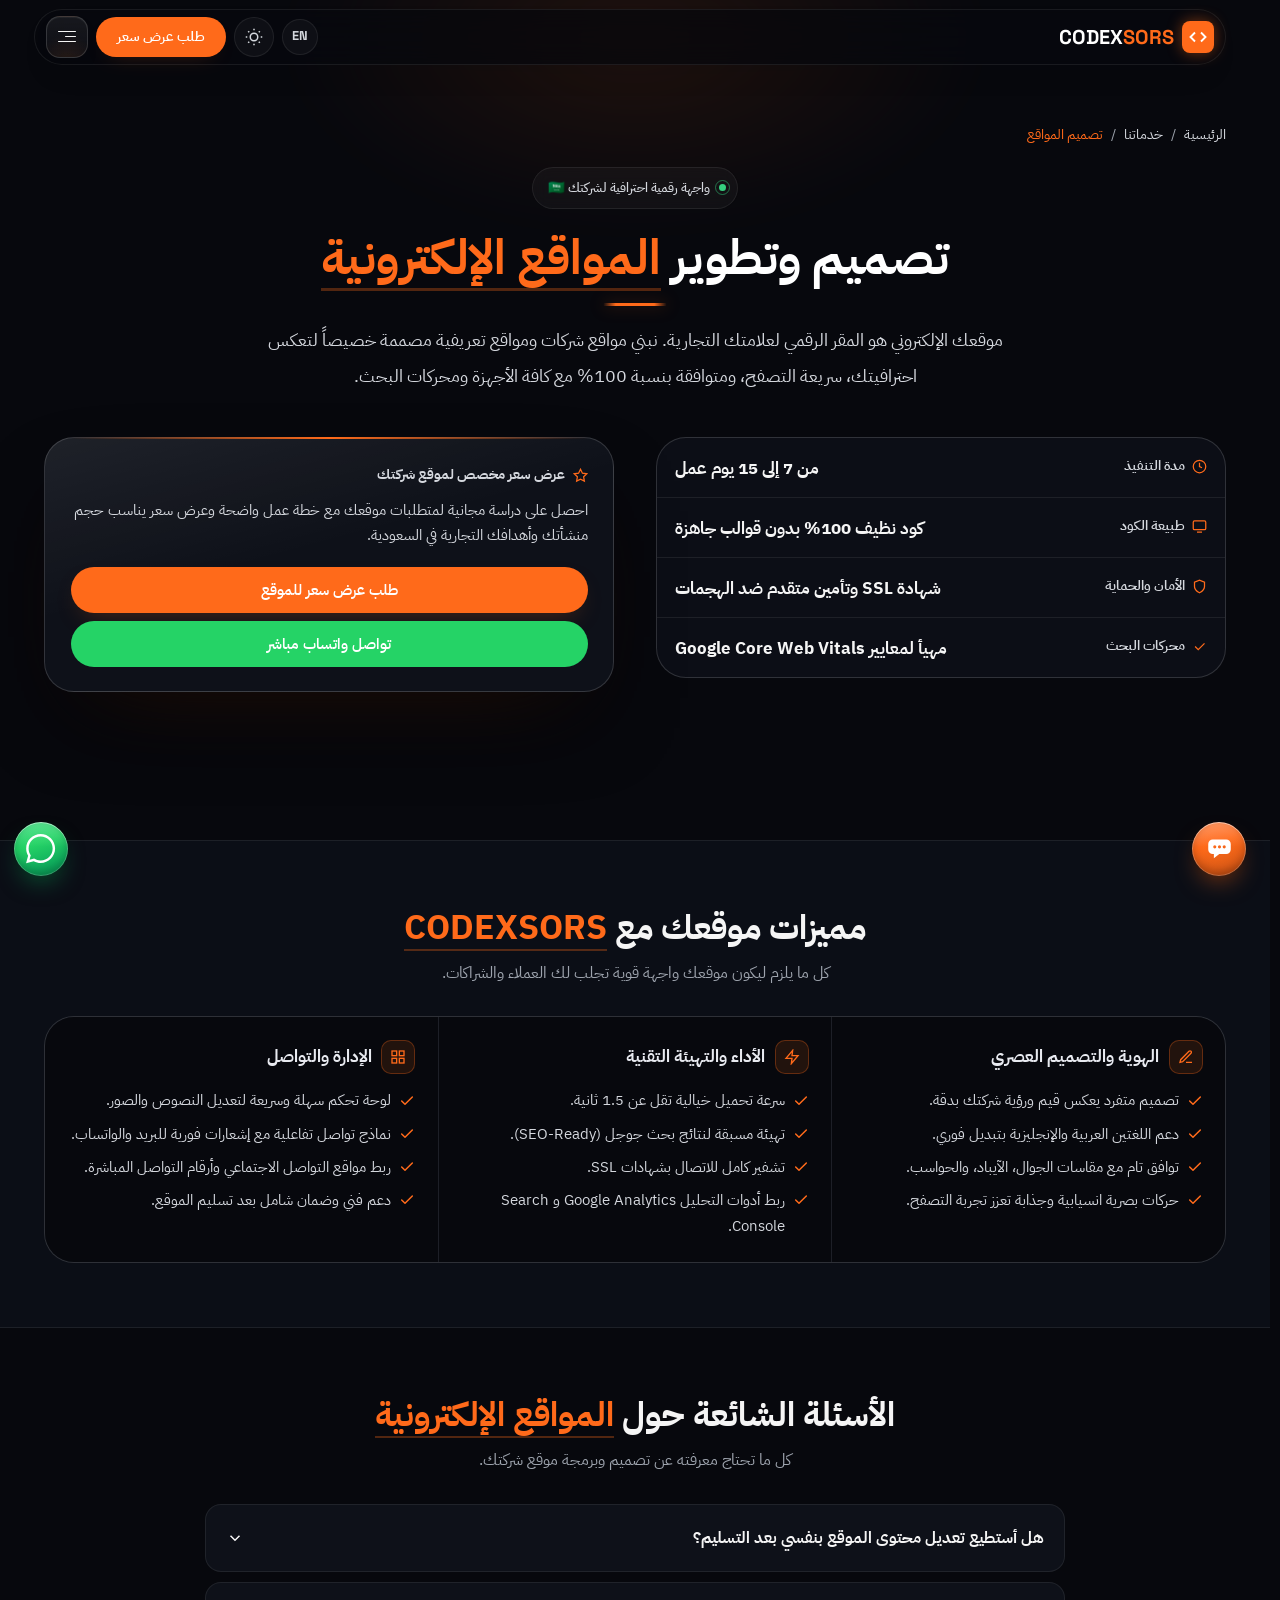
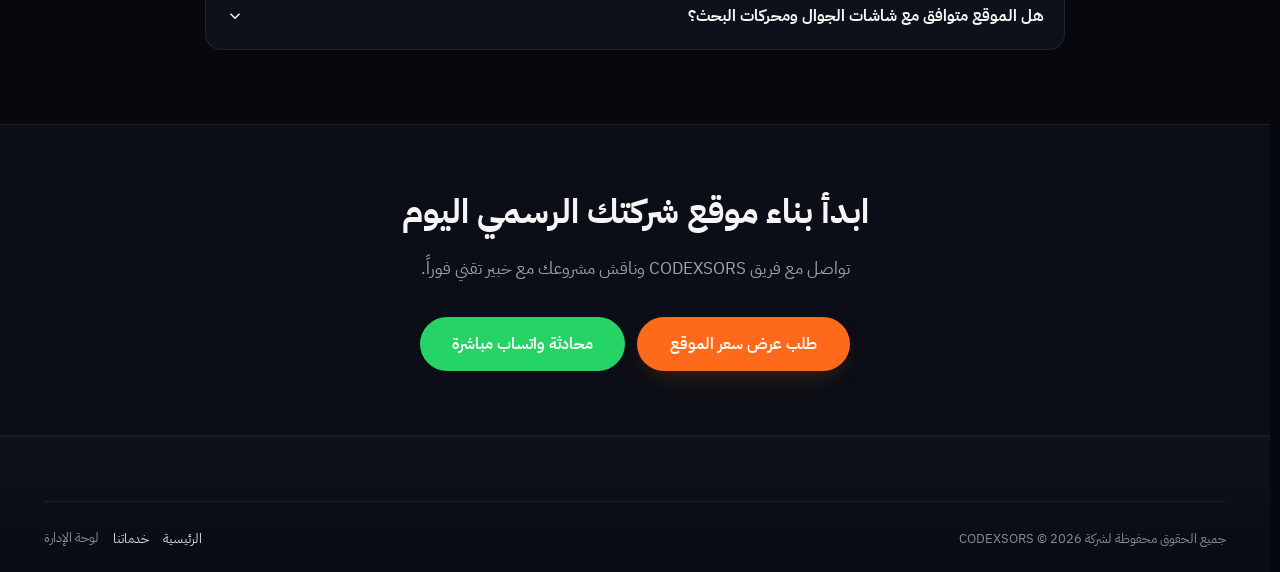
<file: services/web-design.html>
﻿<!DOCTYPE html>
<html lang="ar" dir="rtl" data-theme="dark">
<head>
  <meta charset="utf-8">
  <meta name="viewport" content="width=device-width, initial-scale=1, viewport-fit=cover">
  <meta name="theme-color" content="#07080D">
  <meta name="color-scheme" content="dark light">

  <title>تصميم وتطوير المواقع الإلكترونية في السعودية | CODEXSORS</title>
  <meta name="description" content="خدمة تصميم وتطوير مواقع الشركات والمؤسسات الاحترافية في السعودية من CODEXSORS. هوية بصرية متميزة، سرعة فائقة، كود نظيف وتوافق كامل مع محركات البحث والجوال.">
  <meta name="keywords" content="تصميم مواقع شركات, تصميم وتطوير المواقع السعودية, برمجة مواقع الرياض, مواقع تعريفية للشركات, إنشاء موقع الكتروني, كودكس سورس">
  <meta name="author" content="CODEXSORS">
  <meta name="robots" content="index, follow">

  <link rel="canonical" href="https://codexsors.com/services/web-design.html">
  <meta property="og:type" content="article">
  <meta property="og:site_name" content="CODEXSORS">
  <meta property="og:title" content="تصميم وتطوير المواقع الإلكترونية في السعودية | CODEXSORS">
  <meta property="og:description" content="موقعك ليس مجرد تصميم.. هو أول انطباع عن شركتك وبداية نجاحك. نبني مواقع تعريفية ومواقع شركات سريعة ومتجاوبة بأعلى معايير الجودة والأمان.">

  <!-- Google Fonts: IBM Plex Sans Arabic + Space Grotesk -->
  <link rel="preconnect" href="https://fonts.googleapis.com">
  <link rel="preconnect" href="https://fonts.gstatic.com" crossorigin>
  <link href="https://fonts.googleapis.com/css2?family=IBM+Plex+Sans+Arabic:wght@400;500;600;700;800&family=Space+Grotesk:wght@500;600;700;800&display=swap" rel="stylesheet">

  <!-- Site Snap Official Master Stylesheets -->
  <link rel="icon" type="image/svg+xml" href="../favicon.svg">
  <link rel="alternate icon" href="../favicon.ico">
  <link rel="apple-touch-icon" href="../apple-touch-icon.png">
  <link rel="stylesheet" href="../assets/css/site.css">
  <link rel="stylesheet" href="../assets/css/service-details.css">
  <link rel="stylesheet" href="../assets/css/codexsors-addons.css">

  <script type="application/ld+json">
  {
    "@context": "https://schema.org",
    "@type": "Service",
    "serviceType": "Web Development",
    "name": "تصميم وتطوير المواقع الإلكترونية في السعودية",
    "provider": {
      "@type": "ProfessionalService",
      "name": "CODEXSORS",
      "url": "https://codexsors.com",
      "telephone": "+966542572634"
    },
    "areaServed": "Saudi Arabia",
    "description": "تصميم وبرمجة مواقع ويب للشركات والمؤسسات في السعودية بكود مخصص ونظيف وحماية متقدمة."
  }
  </script>
</head>
<body class="page-service sd">

  <!-- Header -->
  <header class="site-header" id="siteHeader">
    <div class="header-inner">
      <a class="brand" href="../index.html" aria-label="CODEXSORS">
        <span class="brand-text-logo">
          <span class="brand-badge-icon">
            <svg width="18" height="18" viewBox="0 0 24 24" fill="none" stroke="currentColor" stroke-width="2.5"><polyline points="16 18 22 12 16 6"/><polyline points="8 6 2 12 8 18"/></svg>
          </span>
          <span>CODEX<span style="color: var(--primary);">SORS</span></span>
        </span>
      </a>

      <nav class="nav" id="siteNav">
        <span class="nav-ind" aria-hidden="true"></span>
        <ul class="nav-list">
          <li><a class="nav-link" href="../index.html#hero">الرئيسية</a></li>
          <li><a class="nav-link is-active" href="../index.html#services">خدماتنا</a></li>
          <li><a class="nav-link" href="../index.html#calculator">حاسبة المشروع</a></li>
          <li><a class="nav-link" href="../index.html#process">خطوات العمل</a></li>
          <li><a class="nav-link" href="../index.html#faq">الأسئلة الشائعة</a></li>
          <li><a class="nav-link" href="../index.html#contact">تواصل معنا</a></li>
        </ul>
      </nav>

      <div class="header-actions">
        <button class="lang-pill-btn" id="langSwitcher" aria-label="Switch to English">EN</button>
        <button class="hdr-control theme-toggle" data-theme-toggle type="button" aria-label="تبديل السمة">
          <svg class="icon icon--sun" viewBox="0 0 24 24" fill="none" stroke="currentColor" stroke-width="2"><circle cx="12" cy="12" r="5"/><line x1="12" y1="1" x2="12" y2="3"/><line x1="12" y1="21" x2="12" y2="23"/><line x1="4.22" y1="4.22" x2="5.64" y2="5.64"/><line x1="18.36" y1="18.36" x2="19.78" y2="19.78"/><line x1="1" y1="12" x2="3" y2="12"/><line x1="21" y1="12" x2="23" y2="12"/><line x1="4.22" y1="19.78" x2="5.64" y2="18.36"/><line x1="18.36" y1="5.64" x2="19.78" y2="4.22"/></svg>
          <svg class="icon icon--moon" viewBox="0 0 24 24" fill="none" stroke="currentColor" stroke-width="2"><path d="M21 12.79A9 9 0 1 1 11.21 3 7 7 0 0 0 21 12.79z"/></svg>
        </button>
        <a class="header-cta btn btn--primary open-quote-modal-btn" href="#contact">طلب عرض سعر</a>
        <button class="burger" id="navToggle" type="button" aria-label="القائمة" aria-expanded="false">
          <span class="burger-lines"><i></i><i></i><i></i></span>
        </button>
      </div>
    </div>
  </header>

  <!-- Mobile Scrim & Drawer -->
  <div class="nav-scrim" id="navScrim" hidden></div>
  <nav class="md-drawer" id="mobileNav" aria-hidden="true">
    <div class="md-head">
      <a class="md-brand" href="../index.html">
        <span class="brand-text-logo" style="font-size:1.1rem">
          <span class="brand-badge-icon" style="width:28px;height:28px;border-radius:7px"><svg width="14" height="14" viewBox="0 0 24 24" fill="none" stroke="currentColor" stroke-width="2.5"><polyline points="16 18 22 12 16 6"/><polyline points="8 6 2 12 8 18"/></svg></span>
          <span>CODEX<span style="color:var(--primary)">SORS</span></span>
        </span>
      </a>
      <button class="md-close" id="navClose" type="button" aria-label="إغلاق"><svg class="icon" width="18" height="18" viewBox="0 0 24 24" fill="none" stroke="currentColor" stroke-width="2"><line x1="18" y1="6" x2="6" y2="18"/><line x1="6" y1="6" x2="18" y2="18"/></svg></button>
    </div>
    <div class="md-body">
      <ul class="md-list">
        <li class="md-group"><a class="md-item" href="../index.html#hero"><span class="md-ico"><svg class="icon" viewBox="0 0 24 24" fill="none" stroke="currentColor" stroke-width="1.8"><path d="M4 10.4 12 4l8 6.4V19a1.5 1.5 0 0 1-1.5 1.5h-13A1.5 1.5 0 0 1 4 19Z"/></svg></span><span class="md-label">الرئيسية</span></a></li>
        <li class="md-group"><a class="md-item is-active" href="../index.html#services"><span class="md-ico"><svg class="icon" viewBox="0 0 24 24" fill="none" stroke="currentColor" stroke-width="1.8"><path d="m12 3 9 5-9 5-9-5Z"/><path d="m3 13 9 5 9-5"/></svg></span><span class="md-label">خدماتنا</span></a></li>
        <li class="md-group"><a class="md-item" href="../index.html#calculator"><span class="md-ico"><svg class="icon" viewBox="0 0 24 24" fill="none" stroke="currentColor" stroke-width="1.8"><rect x="3" y="7" width="18" height="13" rx="2"/><path d="M9 7V5.5A1.5 1.5 0 0 1 10.5 4h3A1.5 1.5 0 0 1 15 5.5V7"/><path d="M3 12h18"/></svg></span><span class="md-label">حاسبة المشروع</span></a></li>
        <li class="md-group"><a class="md-item" href="../index.html#contact"><span class="md-ico"><svg class="icon" viewBox="0 0 24 24" fill="none" stroke="currentColor" stroke-width="1.8"><rect x="2.5" y="4.5" width="19" height="15" rx="2.5"/><path d="m3.5 7 8.5 6 8.5-6"/></svg></span><span class="md-label">تواصل معنا</span></a></li>
      </ul>
    </div>
    <div class="md-foot"><a class="md-cta open-quote-modal-btn" href="#contact">طلب عرض سعر</a></div>
  </nav>

  <!-- Service Details Hero Section -->
  <section class="sd-sec sd-hero">
    <div class="sd-hero__glow"></div>
    <div class="container">
      <nav style="display:flex; align-items:center; gap:8px; font-size:0.85rem; color:var(--text-muted); margin-bottom:1.2rem;">
        <a href="../index.html" style="color:var(--text-secondary);">الرئيسية</a>
        <span>/</span>
        <a href="../index.html#services" style="color:var(--text-secondary);">خدماتنا</a>
        <span>/</span>
        <span style="color:var(--primary);">تصميم المواقع</span>
      </nav>

      <div class="sd-hero__title">
        <span class="hero-badge" style="margin-bottom:1rem;"><i class="pulse"></i>واجهة رقمية احترافية لشركتك 🇸🇦</span>
        <h1 class="sd-title">
          <span class="sd-title__part">تصميم وتطوير</span>
          <span class="sd-title__part"><span class="hl">المواقع الإلكترونية</span></span>
        </h1>
        <p class="lead" style="margin-top:1rem; color:var(--text-secondary); text-align:center; max-width:68ch;">
          موقعك الإلكتروني هو المقر الرقمي لعلامتك التجارية. نبني مواقع شركات ومواقع تعريفية مصممة خصيصاً لتعكس احترافيتك، سريعة التصفح، ومتوافقة بنسبة 100% مع كافة الأجهزة ومحركات البحث.
        </p>
      </div>

      <div class="sd-hero__grid">
        <dl class="sd-facts">
          <div class="sd-fact">
            <dt><svg class="icon" viewBox="0 0 24 24" fill="none" stroke="currentColor" stroke-width="2"><circle cx="12" cy="12" r="10"/><polyline points="12 6 12 12 16 14"/></svg>مدة التنفيذ</dt>
            <dd>من 7 إلى 15 يوم عمل</dd>
          </div>
          <div class="sd-fact">
            <dt><svg class="icon" viewBox="0 0 24 24" fill="none" stroke="currentColor" stroke-width="2"><rect x="2" y="3" width="20" height="14" rx="2" ry="2"/><line x1="8" y1="21" x2="16" y2="21"/></svg>طبيعة الكود</dt>
            <dd class="sd-fact__accent">كود نظيف 100% بدون قوالب جاهزة</dd>
          </div>
          <div class="sd-fact">
            <dt><svg class="icon" viewBox="0 0 24 24" fill="none" stroke="currentColor" stroke-width="2"><path d="M12 22s8-4 8-10V5l-8-3-8 3v7c0 6 8 10 8 10z"/></svg>الأمان والحماية</dt>
            <dd>شهادة SSL وتأمين متقدم ضد الهجمات</dd>
          </div>
          <div class="sd-fact">
            <dt><svg class="icon" viewBox="0 0 24 24" fill="none" stroke="currentColor" stroke-width="2"><path d="m5 12 5 5L20 7"/></svg>محركات البحث</dt>
            <dd>مهيأ لمعايير Google Core Web Vitals</dd>
          </div>
        </dl>

        <div class="sd-quote">
          <div class="sd-quote__head">
            <svg class="icon" viewBox="0 0 24 24" fill="none" stroke="currentColor" stroke-width="2"><polygon points="12 2 15.09 8.26 22 9.27 17 14.14 18.18 21.02 12 17.77 5.82 21.02 7 14.14 2 9.27 8.91 8.26 12 2"/></svg>
            <span>عرض سعر مخصص لموقع شركتك</span>
          </div>
          <p style="font-size:0.92rem; color:var(--text-secondary); line-height:1.7; margin-bottom:1.2rem;">
            احصل على دراسة مجانية لمتطلبات موقعك مع خطة عمل واضحة وعرض سعر يناسب حجم منشأتك وأهدافك التجارية في السعودية.
          </p>
          <div style="display:flex; flex-direction:column; gap:8px;">
            <button class="btn btn--primary open-quote-modal-btn" data-service="تصميم وتطوير المواقع الإلكترونية" style="width:100%; justify-content:center;">طلب عرض سعر للموقع</button>
            <a class="btn btn--wa" href="https://wa.me/966542572634?text=%D8%A7%D9%84%D8%B3%D9%84%D8%A7%D9%85%20%D8%B9%D9%84%D9%8A%D9%83%D9%85%D8%8C%20%D8%A3%D9%88%D8%AF%20%D8%A7%D9%84%D8%A7%D8%B3%D8%AA%D9%81%D8%B3%D8%A7%D8%B1%20%D8%B9%D9%86%20%D8%AE%D8%AF%D9%85%D8%A9%20%D8%AA%D8%B5%D9%85%D9%8A%D9%85%20%D9%88%D8%AA%D8%B7%D9%88%D9%8A%D8%B1%20%D8%A7%D9%84%D9%85%D9%88%D8%A7%D9%82%D8%B9%20%D8%A7%D9%84%D8%A5%D9%84%D9%83%D8%AA%D8%B1%D9%88%D9%86%D9%8A%D8%A9" target="_blank" rel="noopener noreferrer" style="width:100%; justify-content:center;">تواصل واتساب مباشر</a>
          </div>
        </div>
      </div>
    </div>
  </section>

  <!-- Deliverables -->
  <section class="sd-sec sd-sec--alt">
    <div class="container">
      <div class="sd-head sd-head--center">
        <h2 class="sd-h2">مميزات موقعك مع <span class="hl">CODEXSORS</span></h2>
        <p class="sd-sub">كل ما يلزم ليكون موقعك واجهة قوية تجلب لك العملاء والشراكات.</p>
      </div>

      <div class="sd-spec" style="margin-top:1.8rem;">
        <div class="sd-spec__col">
          <h3 class="sd-spec__title">
            <span class="sd-spec__ico"><svg class="icon" viewBox="0 0 24 24" fill="none" stroke="currentColor" stroke-width="2"><path d="M12 20h9"/><path d="M16.5 3.5a2.121 2.121 0 0 1 3 3L7 19l-4 1 1-4L16.5 3.5z"/></svg></span>
            الهوية والتصميم العصري
          </h3>
          <ul>
            <li><svg class="sd-check" width="16" height="16" viewBox="0 0 24 24"><polyline points="20 6 9 17 4 12"/></svg>تصميم متفرد يعكس قيم ورؤية شركتك بدقة.</li>
            <li><svg class="sd-check" width="16" height="16" viewBox="0 0 24 24"><polyline points="20 6 9 17 4 12"/></svg>دعم اللغتين العربية والإنجليزية بتبديل فوري.</li>
            <li><svg class="sd-check" width="16" height="16" viewBox="0 0 24 24"><polyline points="20 6 9 17 4 12"/></svg>توافق تام مع مقاسات الجوال، الآيباد، والحواسب.</li>
            <li><svg class="sd-check" width="16" height="16" viewBox="0 0 24 24"><polyline points="20 6 9 17 4 12"/></svg>حركات بصرية انسيابية وجذابة تعزز تجربة التصفح.</li>
          </ul>
        </div>

        <div class="sd-spec__col">
          <h3 class="sd-spec__title">
            <span class="sd-spec__ico"><svg class="icon" viewBox="0 0 24 24" fill="none" stroke="currentColor" stroke-width="2"><polygon points="13 2 3 14 12 14 11 22 21 10 12 10 13 2"/></svg></span>
            الأداء والتهيئة التقنية
          </h3>
          <ul>
            <li><svg class="sd-check" width="16" height="16" viewBox="0 0 24 24"><polyline points="20 6 9 17 4 12"/></svg>سرعة تحميل خيالية تقل عن 1.5 ثانية.</li>
            <li><svg class="sd-check" width="16" height="16" viewBox="0 0 24 24"><polyline points="20 6 9 17 4 12"/></svg>تهيئة مسبقة لنتائج بحث جوجل (SEO-Ready).</li>
            <li><svg class="sd-check" width="16" height="16" viewBox="0 0 24 24"><polyline points="20 6 9 17 4 12"/></svg>تشفير كامل للاتصال بشهادات SSL.</li>
            <li><svg class="sd-check" width="16" height="16" viewBox="0 0 24 24"><polyline points="20 6 9 17 4 12"/></svg>ربط أدوات التحليل Google Analytics و Search Console.</li>
          </ul>
        </div>

        <div class="sd-spec__col">
          <h3 class="sd-spec__title">
            <span class="sd-spec__ico"><svg class="icon" viewBox="0 0 24 24" fill="none" stroke="currentColor" stroke-width="2"><rect x="3" y="3" width="7" height="7"/><rect x="14" y="3" width="7" height="7"/><rect x="14" y="14" width="7" height="7"/><rect x="3" y="14" width="7" height="7"/></svg></span>
            الإدارة والتواصل
          </h3>
          <ul>
            <li><svg class="sd-check" width="16" height="16" viewBox="0 0 24 24"><polyline points="20 6 9 17 4 12"/></svg>لوحة تحكم سهلة وسريعة لتعديل النصوص والصور.</li>
            <li><svg class="sd-check" width="16" height="16" viewBox="0 0 24 24"><polyline points="20 6 9 17 4 12"/></svg>نماذج تواصل تفاعلية مع إشعارات فورية للبريد والواتساب.</li>
            <li><svg class="sd-check" width="16" height="16" viewBox="0 0 24 24"><polyline points="20 6 9 17 4 12"/></svg>ربط مواقع التواصل الاجتماعي وأرقام التواصل المباشرة.</li>
            <li><svg class="sd-check" width="16" height="16" viewBox="0 0 24 24"><polyline points="20 6 9 17 4 12"/></svg>دعم فني وضمان شامل بعد تسليم الموقع.</li>
          </ul>
        </div>
      </div>
    </div>
  </section>

  <!-- FAQ -->
  <section class="sd-sec">
    <div class="container" style="max-width:860px;">
      <div class="sd-head sd-head--center">
        <h2 class="sd-h2">الأسئلة الشائعة حول <span class="hl">المواقع الإلكترونية</span></h2>
        <p class="sd-sub">كل ما تحتاج معرفته عن تصميم وبرمجة موقع شركتك.</p>
      </div>

      <div class="faq-list-box" style="margin-top:1.8rem;">
        <div class="faq-box-item">
          <button class="faq-box-btn">
            <span>هل أستطيع تعديل محتوى الموقع بنفسي بعد التسليم؟</span>
            <svg width="18" height="18" viewBox="0 0 24 24" fill="none" stroke="currentColor" stroke-width="2"><polyline points="6 9 12 15 18 9"/></svg>
          </button>
          <div class="faq-box-answer">
            <div class="faq-box-answer-inner">
              نعم بكل تأكيد، نوفر لك لوحة تحكم باللغة العربية تمكنك من تعديل أي نصوص، صور، أرقام تواصل، أو إضافة خدمات جديدة بسهولة تامة ودون الحاجة لأي خبرة برمجية.
            </div>
          </div>
        </div>

        <div class="faq-box-item">
          <button class="faq-box-btn">
            <span>هل الموقع متوافق مع شاشات الجوال ومحركات البحث؟</span>
            <svg width="18" height="18" viewBox="0 0 24 24" fill="none" stroke="currentColor" stroke-width="2"><polyline points="6 9 12 15 18 9"/></svg>
          </button>
          <div class="faq-box-answer">
            <div class="faq-box-answer-inner">
              نعم، نلتزم بتطوير موقع سريع ومتجاوب 100% مع كافة أنواع الأجهزة الذكية، مع ضبط الهيكلية البرمجية لتتوافق مع معايير محركات البحث (Google Core Web Vitals) لتسهيل الفهرسة والظهور في نتائج البحث الأولى.
            </div>
          </div>
        </div>
      </div>
    </div>
  </section>

  <!-- CTA Section -->
  <section class="sd-sec sd-sec--alt" id="contact">
    <div class="container" style="text-align:center; max-width:720px;">
      <h2 class="sd-h2">ابدأ بناء موقع شركتك الرسمي اليوم</h2>
      <p style="color:var(--text-muted); font-size:1.05rem; margin:1rem 0 2rem;">تواصل مع فريق CODEXSORS وناقش مشروعك مع خبير تقني فوراً.</p>
      <div style="display:flex; justify-content:center; gap:12px; flex-wrap:wrap;">
        <button class="btn btn--primary btn--lg open-quote-modal-btn" data-service="تصميم وتطوير المواقع الإلكترونية">طلب عرض سعر الموقع</button>
        <a class="btn btn--wa btn--lg" href="https://wa.me/966542572634?text=%D8%A7%D9%84%D8%B3%D9%84%D8%A7%D9%85%20%D8%B9%D9%84%D9%8A%D9%83%D9%85%D8%8C%20%D8%A3%D9%88%D8%AF%20%D8%A8%D8%AF%D8%A1%20%D9%85%D9%88%D9%82%D8%B9%20%D8%A5%D9%84%D9%83%D8%AA%D8%B1%D9%88%D9%86%D9%8A%20%D9%85%D8%B9%20CODEXSORS" target="_blank" rel="noopener noreferrer">محادثة واتساب مباشرة</a>
      </div>
    </div>
  </section>

  <!-- Footer -->
  <footer class="site-footer sf">
    <div class="sf-wrap">
      <div style="border-top: 1px solid var(--border); padding-top: 24px; display: flex; align-items: center; justify-content: space-between; flex-wrap: wrap; gap: 12px; font-size: 0.84rem; color: var(--text-faint);">
        <span>جميع الحقوق محفوظة لشركة CODEXSORS © 2026</span>
        <div style="display:flex; gap:14px;">
          <a href="../index.html" style="color:var(--text-secondary);">الرئيسية</a>
          <a href="../index.html#services" style="color:var(--text-secondary);">خدماتنا</a>
          <a href="javascript:void(0)" class="admin-secret-trigger" style="color:var(--text-faint); cursor:pointer; user-select:none;">لوحة الإدارة</a>
        </div>
      </div>
    </div>
  </footer>

  <!-- Floating Buttons -->
  <div class="fab-rail fab-rail--wa">
    <a class="fab fab--wa" href="https://wa.me/966542572634" target="_blank" rel="noopener noreferrer" aria-label="واتساب">
      <svg class="icon" viewBox="0 0 24 24" fill="currentColor"><path d="M.057 24l1.687-6.163c-1.041-1.804-1.588-3.849-1.587-5.946.003-6.556 5.338-11.891 11.893-11.891 3.181.001 6.167 1.24 8.413 3.488 2.245 2.248 3.481 5.236 3.48 8.414-.003 6.557-5.338 11.892-11.893 11.892-1.99-.001-3.951-.5-5.688-1.448l-6.305 1.654zm6.597-3.807c1.676.995 3.276 1.591 5.392 1.592 5.448 0 9.886-4.434 9.889-9.885.002-5.462-4.415-9.89-9.881-9.892-5.452 0-9.887 4.434-9.889 9.884-.001 2.225.651 3.891 1.746 5.634l-.999 3.648 3.742-.981z"/></svg>
    </a>
  </div>
  <div class="fab-rail fab-rail--hub">
    <button class="fab fab--contact open-quote-modal-btn" type="button" aria-label="طلب عرض سعر">
      <svg class="icon icon--open" viewBox="0 0 24 24" fill="currentColor"><path fill-rule="evenodd" d="M6 3h12a4 4 0 0 1 4 4v5a4 4 0 0 1-4 4h-6.2L7 19.8V16H6a4 4 0 0 1-4-4V7a4 4 0 0 1 4-4Zm1.8 5.2a1.4 1.4 0 1 0 0 2.8 1.4 1.4 0 0 0 0-2.8Zm4.2 0a1.4 1.4 0 1 0 0 2.8 1.4 1.4 0 0 0 0-2.8Zm4.2 0a1.4 1.4 0 1 0 0 2.8 1.4 1.4 0 0 0 0-2.8Z"/></svg>
    </button>
  </div>

  <!-- Mobile Bottom Tab Bar -->
  <nav class="bnav" style="--bnav-cols:5" aria-label="شريط التنقل السريع">
    <a class="bnav-item" href="../index.html#hero"><span class="bnav-ico"><svg class="icon" viewBox="0 0 24 24" fill="none" stroke="currentColor" stroke-width="1.8"><path d="M4 10.4 12 4l8 6.4V19a1.5 1.5 0 0 1-1.5 1.5h-13A1.5 1.5 0 0 1 4 19Z"/></svg></span><span class="bnav-label">الرئيسية</span></a>
    <a class="bnav-item is-active" href="../index.html#services"><span class="bnav-ico"><svg class="icon" viewBox="0 0 24 24" fill="none" stroke="currentColor" stroke-width="1.8"><path d="m12 3 9 5-9 5-9-5Z"/></svg></span><span class="bnav-label">خدماتنا</span></a>
    <a class="bnav-item" href="../index.html#calculator"><span class="bnav-ico"><svg class="icon" viewBox="0 0 24 24" fill="none" stroke="currentColor" stroke-width="1.8"><rect x="3" y="7" width="18" height="13" rx="2"/></svg></span><span class="bnav-label">الحاسبة</span></a>
    <a class="bnav-item" href="../index.html#process"><span class="bnav-ico"><svg class="icon" viewBox="0 0 24 24" fill="none" stroke="currentColor" stroke-width="1.8"><path d="m5 12.5 4.5 4.5L19 7"/></svg></span><span class="bnav-label">خطواتنا</span></a>
    <a class="bnav-item" href="../index.html#contact"><span class="bnav-ico"><svg class="icon" viewBox="0 0 24 24" fill="none" stroke="currentColor" stroke-width="1.8"><rect x="2.5" y="4.5" width="19" height="15" rx="2.5"/></svg></span><span class="bnav-label">تواصل</span></a>
  </nav>

  <!-- Quote Modal Dialog -->
  <div class="codex-modal-overlay" id="quoteModalOverlay">
    <div class="codex-modal-box">
      <button class="codex-modal-close" id="modalCloseBtn" aria-label="إغلاق"><svg width="18" height="18" viewBox="0 0 24 24" fill="none" stroke="currentColor" stroke-width="2"><line x1="18" y1="6" x2="6" y2="18"/><line x1="6" y1="6" x2="18" y2="18"/></svg></button>
      <span class="hero-badge" style="margin-bottom:12px;"><i class="pulse"></i>طلب عرض سعر مشروع</span>
      <h3 style="font-size:1.4rem; font-weight:800; margin-bottom:6px; color:#FFF;">تصميم وتطوير موقع إلكتروني</h3>
      <p style="color:var(--text-muted); font-size:0.9rem; margin-bottom:20px;">املأ البيانات وسيقوم فريق CODEXSORS بالرد عليك بعرض سعر مخصص.</p>
      <form id="modalQuoteForm">
        <div style="margin-bottom:14px;"><label style="display:block; font-size:0.85rem; font-weight:600; margin-bottom:5px;">الاسم الكامل *</label><input type="text" name="client_name" class="codex-form-control" placeholder="مثال: عبد العزيز الشمري" required></div>
        <div style="margin-bottom:14px;"><label style="display:block; font-size:0.85rem; font-weight:600; margin-bottom:5px;">رقم الجوال / الواتساب *</label><input type="tel" name="client_phone" class="codex-form-control" placeholder="05XXXXXXXX" required></div>
        <div style="margin-bottom:14px;"><label style="display:block; font-size:0.85rem; font-weight:600; margin-bottom:5px;">نوع الخدمة</label><input type="text" name="client_service" class="codex-form-control" value="تصميم وتطوير المواقع الإلكترونية" readonly></div>
        <div style="margin-bottom:18px;"><label style="display:block; font-size:0.85rem; font-weight:600; margin-bottom:5px;">تفاصيل المشروع</label><textarea name="client_details" class="codex-form-control" style="min-height:80px;" placeholder="اكتب نبذة عن الموقع وعدد الصفحات المطلوبة..."></textarea></div>
        <div style="display:flex; gap:10px;"><button type="submit" class="btn btn--primary" style="flex:1; justify-content:center;">إرسال الطلب</button><button type="button" class="btn btn--wa" id="modalFormWhatsAppBtn" style="flex:1; justify-content:center;">إرسال عبر واتساب</button></div>
      </form>
    </div>
  </div>

  <script src="../assets/js/i18n.js"></script>
  <script src="../assets/js/main.js"></script>
  <script src="../assets/js/site.js"></script>
</body>
</html>
</file>
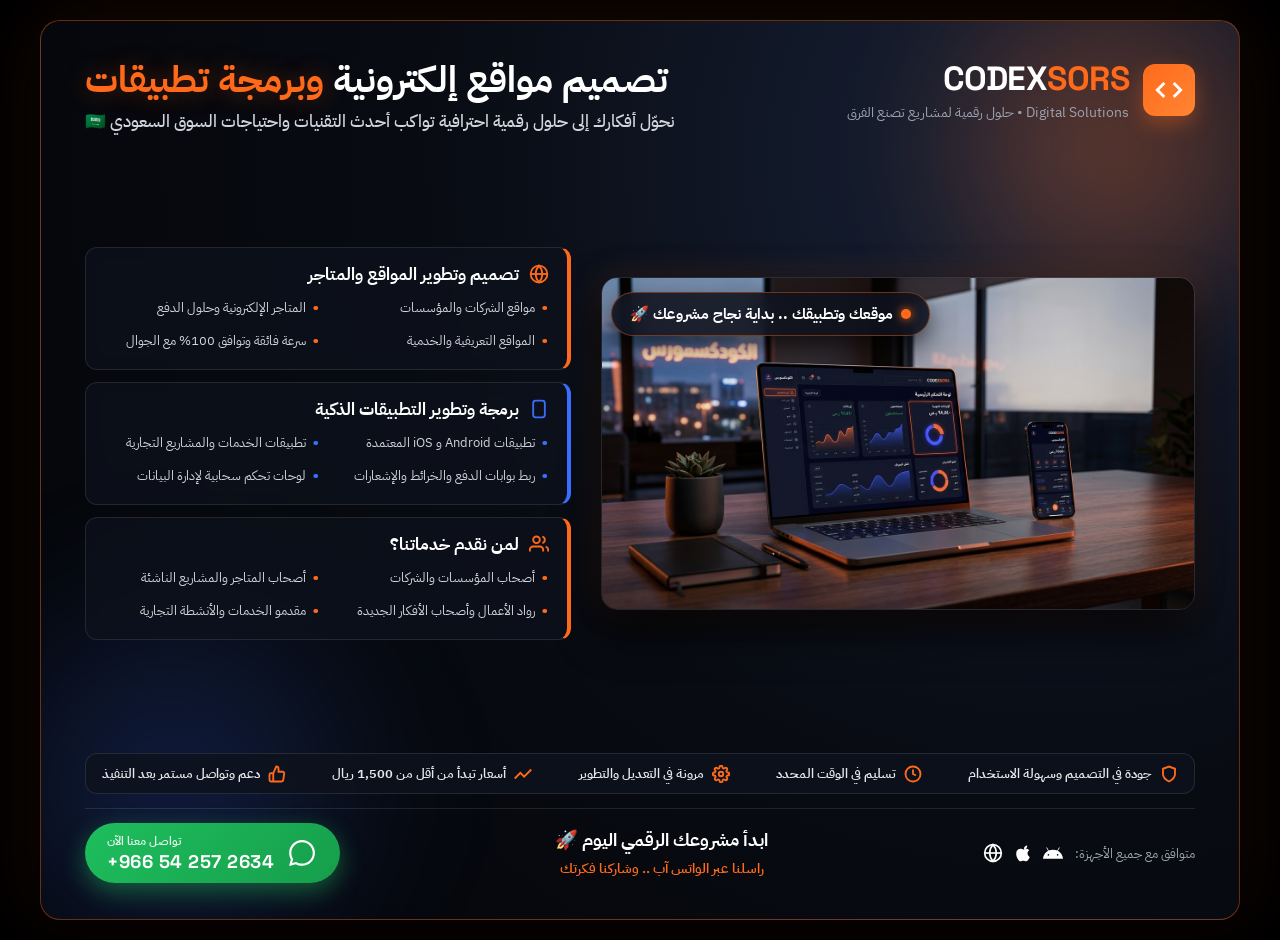
<file: اعلانات كودكس سورس/بوستر_إعلاني_CODEXSORS.html>
<!DOCTYPE html>
<html lang="ar" dir="rtl">
<head>
  <meta charset="utf-8">
  <meta name="viewport" content="width=1200, initial-scale=1">
  <title>بوستر إعلاني CODEXSORS — تصميم مواقع وتطبيقات</title>

  <!-- Google Fonts -->
  <link rel="preconnect" href="https://fonts.googleapis.com">
  <link rel="preconnect" href="https://fonts.gstatic.com" crossorigin>
  <link href="https://fonts.googleapis.com/css2?family=IBM+Plex+Sans+Arabic:wght@400;500;600;700;800;900&family=Space+Grotesk:wght@600;700;800&display=swap" rel="stylesheet">

  <style>
    :root {
      --bg: #07080D;
      --bg-card: #0E121D;
      --primary: #FF6A1A;
      --primary-glow: rgba(255, 106, 26, 0.35);
      --secondary: #3A6EFF;
      --secondary-glow: rgba(58, 110, 255, 0.25);
      --wa-green: #25D366;
      --text: #F3F4F6;
      --text-muted: #9CA3AF;
      --border: rgba(255, 255, 255, 0.1);
      --border-accent: rgba(255, 106, 26, 0.4);
    }

    * {
      box-sizing: border-box;
      margin: 0;
      padding: 0;
    }

    body {
      background: #000;
      color: var(--text);
      font-family: 'IBM Plex Sans Arabic', sans-serif;
      display: flex;
      justify-content: center;
      align-items: center;
      min-height: 100vh;
      padding: 20px;
    }

    /* Master Poster Canvas (Exact 1200x900 Aspect Ratio for High-Converting Ads) */
    .ad-poster {
      width: 1200px;
      height: 900px;
      background: radial-gradient(circle at 85% 15%, #182238 0%, #080B12 50%, #040508 100%);
      border: 1px solid var(--border-accent);
      border-radius: 20px;
      position: relative;
      overflow: hidden;
      display: flex;
      flex-direction: column;
      justify-content: space-between;
      padding: 36px 44px;
      box-shadow: 0 25px 60px rgba(0, 0, 0, 0.9), 0 0 80px rgba(255, 106, 26, 0.12);
    }

    /* Ambient Glows */
    .glow-orange {
      position: absolute;
      width: 450px;
      height: 450px;
      background: radial-gradient(circle, var(--primary-glow) 0%, transparent 70%);
      top: -100px;
      right: -100px;
      filter: blur(50px);
      pointer-events: none;
    }
    .glow-blue {
      position: absolute;
      width: 500px;
      height: 500px;
      background: radial-gradient(circle, var(--secondary-glow) 0%, transparent 70%);
      bottom: -120px;
      left: -120px;
      filter: blur(60px);
      pointer-events: none;
    }

    /* Top Header */
    .ad-header {
      display: flex;
      justify-content: space-between;
      align-items: flex-start;
      position: relative;
      z-index: 2;
    }

    .brand-box {
      display: flex;
      align-items: center;
      gap: 14px;
    }
    .brand-icon {
      width: 52px;
      height: 52px;
      border-radius: 12px;
      background: linear-gradient(135deg, var(--primary), #FF8533);
      display: flex;
      align-items: center;
      justify-content: center;
      color: #FFF;
      box-shadow: 0 8px 20px var(--primary-glow);
    }
    .brand-name {
      font-family: 'Space Grotesk', sans-serif;
      font-size: 2.1rem;
      font-weight: 800;
      letter-spacing: -0.5px;
      color: #FFF;
    }
    .brand-name span {
      color: var(--primary);
    }
    .brand-tagline {
      font-size: 0.85rem;
      color: var(--text-muted);
      margin-top: 2px;
    }

    .ad-main-title {
      text-align: left;
      direction: rtl;
    }
    .ad-main-title h1 {
      font-size: 2.3rem;
      font-weight: 900;
      color: #FFF;
      line-height: 1.25;
      margin-bottom: 6px;
    }
    .ad-main-title h1 span {
      color: var(--primary);
      text-shadow: 0 0 25px var(--primary-glow);
    }
    .ad-main-title p {
      font-size: 1.05rem;
      color: #D1D5DB;
      font-weight: 500;
    }

    /* Center Content Area */
    .ad-content {
      display: flex;
      align-items: center;
      justify-content: space-between;
      gap: 30px;
      position: relative;
      z-index: 2;
      flex: 1;
      margin: 18px 0;
    }

    /* Left: Device Mockup Visual */
    .mockup-visual {
      flex: 1.1;
      position: relative;
      display: flex;
      align-items: center;
      justify-content: center;
    }
    .mockup-visual img {
      max-width: 100%;
      height: auto;
      border-radius: 16px;
      box-shadow: 0 20px 45px rgba(0,0,0,0.8), 0 0 35px rgba(255, 106, 26, 0.15);
      border: 1px solid var(--border);
    }

    .callout-tag {
      position: absolute;
      top: 15px;
      left: 10px;
      background: rgba(14, 18, 29, 0.88);
      border: 1px solid var(--border-accent);
      backdrop-filter: blur(12px);
      padding: 10px 18px;
      border-radius: 30px;
      display: flex;
      align-items: center;
      gap: 8px;
      font-size: 0.95rem;
      font-weight: 700;
      color: #FFF;
      box-shadow: 0 10px 25px rgba(0,0,0,0.6);
      animation: float 4s ease-in-out infinite;
    }
    .callout-tag span.dot {
      width: 10px;
      height: 10px;
      border-radius: 50%;
      background: var(--primary);
      box-shadow: 0 0 10px var(--primary);
    }

    @keyframes float {
      0%, 100% { transform: translateY(0); }
      50% { transform: translateY(-6px); }
    }

    /* Right: Services Breakdown Cards */
    .services-breakdown {
      flex: 0.9;
      display: flex;
      flex-direction: column;
      gap: 12px;
    }

    .service-block {
      background: rgba(14, 18, 29, 0.75);
      border: 1px solid var(--border);
      border-right: 4px solid var(--primary);
      border-radius: 12px;
      padding: 14px 18px;
      backdrop-filter: blur(8px);
    }
    .service-block.alt {
      border-right-color: var(--secondary);
    }

    .service-block-head {
      display: flex;
      align-items: center;
      gap: 10px;
      font-size: 1.05rem;
      font-weight: 800;
      color: #FFF;
      margin-bottom: 6px;
    }
    .service-block-head svg {
      color: var(--primary);
    }
    .service-block.alt .service-block-head svg {
      color: var(--secondary);
    }

    .service-list {
      list-style: none;
      display: grid;
      grid-template-columns: 1fr 1fr;
      gap: 4px 14px;
      font-size: 0.82rem;
      color: #D1D5DB;
    }
    .service-list li {
      display: flex;
      align-items: center;
      gap: 6px;
    }
    .service-list li::before {
      content: "•";
      color: var(--primary);
      font-size: 1.2rem;
    }
    .service-block.alt .service-list li::before {
      color: var(--secondary);
    }

    /* Bottom Trust Bar (5 Feature Pills) */
    .trust-ribbon {
      display: flex;
      justify-content: space-between;
      gap: 8px;
      background: rgba(14, 18, 29, 0.85);
      border: 1px solid var(--border);
      border-radius: 12px;
      padding: 10px 16px;
      position: relative;
      z-index: 2;
      margin-bottom: 14px;
    }
    .trust-item {
      display: flex;
      align-items: center;
      gap: 8px;
      font-size: 0.82rem;
      font-weight: 600;
      color: #E5E7EB;
    }
    .trust-item svg {
      color: var(--primary);
      flex-shrink: 0;
    }

    /* Bottom Action Bar */
    .bottom-cta-bar {
      display: flex;
      justify-content: space-between;
      align-items: center;
      position: relative;
      z-index: 2;
      border-top: 1px solid var(--border);
      padding-top: 14px;
    }

    .platforms-badges {
      display: flex;
      align-items: center;
      gap: 12px;
      font-size: 0.82rem;
      color: var(--text-muted);
    }
    .platforms-icons {
      display: flex;
      gap: 10px;
      color: #FFF;
    }

    .cta-message {
      text-align: center;
    }
    .cta-message strong {
      display: block;
      font-size: 1.15rem;
      font-weight: 800;
      color: #FFF;
      margin-bottom: 2px;
    }
    .cta-message span {
      font-size: 0.88rem;
      color: var(--primary);
      font-weight: 600;
    }

    /* WhatsApp Button Badge */
    .wa-card-badge {
      display: flex;
      align-items: center;
      gap: 12px;
      background: linear-gradient(135deg, #1EBE5D, #169E4B);
      border-radius: 40px;
      padding: 10px 22px;
      color: #FFF;
      text-decoration: none;
      box-shadow: 0 8px 24px rgba(37, 211, 102, 0.4);
      transition: transform 0.2s ease;
    }
    .wa-card-badge:hover {
      transform: translateY(-2px);
    }
    .wa-card-icon {
      width: 32px;
      height: 32px;
      display: flex;
      align-items: center;
      justify-content: center;
    }
    .wa-card-text {
      display: flex;
      flex-direction: column;
      align-items: flex-end;
    }
    .wa-card-label {
      font-size: 0.72rem;
      font-weight: 600;
      opacity: 0.9;
    }
    .wa-card-number {
      font-family: 'Space Grotesk', sans-serif;
      font-size: 1.15rem;
      font-weight: 800;
      direction: ltr;
      letter-spacing: 0.5px;
    }
  </style>
</head>
<body>

  <div class="ad-poster">
    <div class="glow-orange"></div>
    <div class="glow-blue"></div>

    <!-- Header -->
    <header class="ad-header">
      <div class="brand-box">
        <div class="brand-icon">
          <svg width="28" height="28" viewBox="0 0 24 24" fill="none" stroke="currentColor" stroke-width="2.5"><polyline points="16 18 22 12 16 6"/><polyline points="8 6 2 12 8 18"/></svg>
        </div>
        <div>
          <div class="brand-name">CODEX<span>SORS</span></div>
          <div class="brand-tagline">Digital Solutions • حلول رقمية لمشاريع تصنع الفرق</div>
        </div>
      </div>

      <div class="ad-main-title">
        <h1>تصميم مواقع إلكترونية <span>وبرمجة تطبيقات</span></h1>
        <p>نحوّل أفكارك إلى حلول رقمية احترافية تواكب أحدث التقنيات واحتياجات السوق السعودي 🇸🇦</p>
      </div>
    </header>

    <!-- Center Content -->
    <main class="ad-content">
      <!-- Device Mockup Visual -->
      <div class="mockup-visual">
        <div class="callout-tag">
          <span class="dot"></span>
          <span>موقعك وتطبيقك .. بداية نجاح مشروعك 🚀</span>
        </div>
        <img src="تصميم_المكتب_لابتوب_وجوال.jpg" alt="CODEXSORS Web & App Solutions">
      </div>

      <!-- Services Breakdown -->
      <div class="services-breakdown">
        <!-- 01: Websites & Stores -->
        <div class="service-block">
          <div class="service-block-head">
            <svg width="20" height="20" viewBox="0 0 24 24" fill="none" stroke="currentColor" stroke-width="2.2"><circle cx="12" cy="12" r="10"/><line x1="2" y1="12" x2="22" y2="12"/><path d="M12 2a15.3 15.3 0 0 1 4 10 15.3 15.3 0 0 1-4 10 15.3 15.3 0 0 1-4-10 15.3 15.3 0 0 1 4-10z"/></svg>
            <span>تصميم وتطوير المواقع والمتاجر</span>
          </div>
          <ul class="service-list">
            <li>مواقع الشركات والمؤسسات</li>
            <li>المتاجر الإلكترونية وحلول الدفع</li>
            <li>المواقع التعريفية والخدمية</li>
            <li>سرعة فائقة وتوافق 100% مع الجوال</li>
          </ul>
        </div>

        <!-- 02: Mobile Apps -->
        <div class="service-block alt">
          <div class="service-block-head">
            <svg width="20" height="20" viewBox="0 0 24 24" fill="none" stroke="currentColor" stroke-width="2.2"><rect x="5" y="2" width="14" height="20" rx="3"/><line x1="12" y1="18" x2="12.01" y2="18"/></svg>
            <span>برمجة وتطوير التطبيقات الذكية</span>
          </div>
          <ul class="service-list">
            <li>تطبيقات Android و iOS المعتمدة</li>
            <li>تطبيقات الخدمات والمشاريع التجارية</li>
            <li>ربط بوابات الدفع والخرائط والإشعارات</li>
            <li>لوحات تحكم سحابية لإدارة البيانات</li>
          </ul>
        </div>

        <!-- 03: Who we serve -->
        <div class="service-block">
          <div class="service-block-head">
            <svg width="20" height="20" viewBox="0 0 24 24" fill="none" stroke="currentColor" stroke-width="2.2"><path d="M17 21v-2a4 4 0 0 0-4-4H5a4 4 0 0 0-4 4v2"/><circle cx="9" cy="7" r="4"/><path d="M23 21v-2a4 4 0 0 0-3-3.87"/><path d="M16 3.13a4 4 0 0 1 0 7.75"/></svg>
            <span>لمن نقدم خدماتنا؟</span>
          </div>
          <ul class="service-list">
            <li>أصحاب المؤسسات والشركات</li>
            <li>أصحاب المتاجر والمشاريع الناشئة</li>
            <li>رواد الأعمال وأصحاب الأفكار الجديدة</li>
            <li>مقدمو الخدمات والأنشطة التجارية</li>
          </ul>
        </div>
      </div>
    </main>

    <!-- Trust Ribbon (5 Features) -->
    <div class="trust-ribbon">
      <div class="trust-item">
        <svg width="18" height="18" viewBox="0 0 24 24" fill="none" stroke="currentColor" stroke-width="2.5"><path d="M12 22s8-4 8-10V5l-8-3-8 3v7c0 6 8 10 8 10z"/></svg>
        <span>جودة في التصميم وسهولة الاستخدام</span>
      </div>
      <div class="trust-item">
        <svg width="18" height="18" viewBox="0 0 24 24" fill="none" stroke="currentColor" stroke-width="2.5"><circle cx="12" cy="12" r="10"/><polyline points="12 6 12 12 16 14"/></svg>
        <span>تسليم في الوقت المحدد</span>
      </div>
      <div class="trust-item">
        <svg width="18" height="18" viewBox="0 0 24 24" fill="none" stroke="currentColor" stroke-width="2.5"><circle cx="12" cy="12" r="3"/><path d="M19.4 15a1.65 1.65 0 0 0 .33 1.82l.06.06a2 2 0 1 1-2.83 2.83l-.06-.06a1.65 1.65 0 0 0-1.82-.33 1.65 1.65 0 0 0-1 1.51V21a2 2 0 1 1-4 0v-.09A1.65 1.65 0 0 0 9 19.4a1.65 1.65 0 0 0-1.82.33l-.06.06a2 2 0 1 1-2.83-2.83l.06-.06a1.65 1.65 0 0 0 .33-1.82 1.65 1.65 0 0 0-1.51-1H3a2 2 0 1 1 0-4h.09A1.65 1.65 0 0 0 4.6 9a1.65 1.65 0 0 0-.33-1.82l-.06-.06a2 2 0 1 1 2.83-2.83l.06.06a1.65 1.65 0 0 0 1.82.33H9a1.65 1.65 0 0 0 1-1.51V3a2 2 0 1 1 4 0v.09a1.65 1.65 0 0 0 1 1.51 1.65 1.65 0 0 0 1.82-.33l.06-.06a2 2 0 1 1 2.83 2.83l-.06.06a1.65 1.65 0 0 0-.33 1.82V9a1.65 1.65 0 0 0 1.51 1H21a2 2 0 1 1 0 4h-.09a1.65 1.65 0 0 0-1.51 1z"/></svg>
        <span>مرونة في التعديل والتطوير</span>
      </div>
      <div class="trust-item">
        <svg width="18" height="18" viewBox="0 0 24 24" fill="none" stroke="currentColor" stroke-width="2.5"><polyline points="23 6 13.5 15.5 8.5 10.5 1 18"/></svg>
        <span>أسعار تبدأ من أقل من 1,500 ريال</span>
      </div>
      <div class="trust-item">
        <svg width="18" height="18" viewBox="0 0 24 24" fill="none" stroke="currentColor" stroke-width="2.5"><path d="M14 9V5a3 3 0 0 0-3-3l-4 9v11h11.28a2 2 0 0 0 2-1.7l1.38-9a2 2 0 0 0-2-2.3zM7 22H4a2 2 0 0 1-2-2v-7a2 2 0 0 1 2-2h3"/></svg>
        <span>دعم وتواصل مستمر بعد التنفيذ</span>
      </div>
    </div>

    <!-- Bottom CTA Bar -->
    <footer class="bottom-cta-bar">
      <div class="platforms-badges">
        <span>متوافق مع جميع الأجهزة:</span>
        <div class="platforms-icons">
          <!-- Android -->
          <svg width="20" height="20" viewBox="0 0 24 24" fill="currentColor"><path d="M17.523 15.3414c-.5511 0-.9993-.4486-.9993-1.0003 0-.5517.4482-1.0003.9993-1.0003.5517 0 .9999.4486.9999 1.0003 0 .5517-.4482 1.0003-.9999 1.0003m-11.046 0c-.5511 0-.9993-.4486-.9993-1.0003 0-.5517.4482-1.0003.9993-1.0003.5517 0 .9999.4486.9999 1.0003 0 .5517-.4482 1.0003-.9999 1.0003m11.4045-6.02l1.9973-3.4592a.416.416 0 00-.1523-.5676.416.416 0 00-.5676.1523l-2.0223 3.503C15.5902 8.4126 13.8533 8.134 12 8.134c-1.8533 0-3.5902.2786-5.1367.8156L4.841 5.4469a.416.416 0 00-.5676-.1523.416.416 0 00-.1523.5676l1.9973 3.4592C2.6889 11.1867.3432 14.6589 0 18.761h24c-.3432-4.1021-2.6889-7.5743-6.1185-9.4396"/></svg>
          <!-- Apple -->
          <svg width="20" height="20" viewBox="0 0 24 24" fill="currentColor"><path d="M18.71 19.5c-.83 1.24-1.71 2.45-3.05 2.47-1.34.03-1.77-.79-3.29-.79-1.53 0-2 .77-3.27.82-1.31.05-2.3-1.32-3.14-2.53C4.25 17 2.94 12.45 4.7 9.39c.87-1.52 2.43-2.48 4.12-2.51 1.28-.02 2.5.87 3.29.87.78 0 2.26-1.07 3.81-.91.65.03 2.47.26 3.64 1.98-.09.06-2.17 1.28-2.15 3.81.03 3.02 2.65 4.03 2.68 4.04-.03.07-.42 1.44-1.38 2.83M15.97 6.37c.62-.75 1.04-1.8 1.04-2.85 0-.15-.01-.3-.04-.44-1 .04-2.22.67-2.94 1.51-.55.63-.97 1.66-.97 2.7 0 .16.02.32.05.47 1.13.09 2.25-.56 2.86-1.39z"/></svg>
          <!-- Web -->
          <svg width="20" height="20" viewBox="0 0 24 24" fill="none" stroke="currentColor" stroke-width="2"><circle cx="12" cy="12" r="10"/><line x1="2" y1="12" x2="22" y2="12"/><path d="M12 2a15.3 15.3 0 0 1 4 10 15.3 15.3 0 0 1-4 10 15.3 15.3 0 0 1-4-10 15.3 15.3 0 0 1 4-10z"/></svg>
        </div>
      </div>

      <div class="cta-message">
        <strong>ابدأ مشروعك الرقمي اليوم 🚀</strong>
        <span>راسلنا عبر الواتس آب .. وشاركنا فكرتك</span>
      </div>

      <a class="wa-card-badge" href="https://wa.me/966542572634" target="_blank" rel="noopener noreferrer">
        <div class="wa-card-icon">
          <svg width="26" height="26" viewBox="0 0 24 24" fill="currentColor"><path d="M.057 24l1.687-6.163c-1.041-1.804-1.588-3.849-1.587-5.946.003-6.556 5.338-11.891 11.893-11.891 3.181.001 6.167 1.24 8.413 3.488 2.245 2.248 3.481 5.236 3.48 8.414-.003 6.557-5.338 11.892-11.893 11.892-1.99-.001-3.951-.5-5.688-1.448l-6.305 1.654zm6.597-3.807c1.676.995 3.276 1.591 5.392 1.592 5.448 0 9.886-4.434 9.889-9.885.002-5.462-4.415-9.89-9.881-9.892-5.452 0-9.887 4.434-9.889 9.884-.001 2.225.651 3.891 1.746 5.634l-.999 3.648 3.742-.981z"/></svg>
        </div>
        <div class="wa-card-text">
          <span class="wa-card-label">تواصل معنا الآن</span>
          <span class="wa-card-number">+966 54 257 2634</span>
        </div>
      </a>
    </footer>
  </div>

</body>
</html>
</file>
